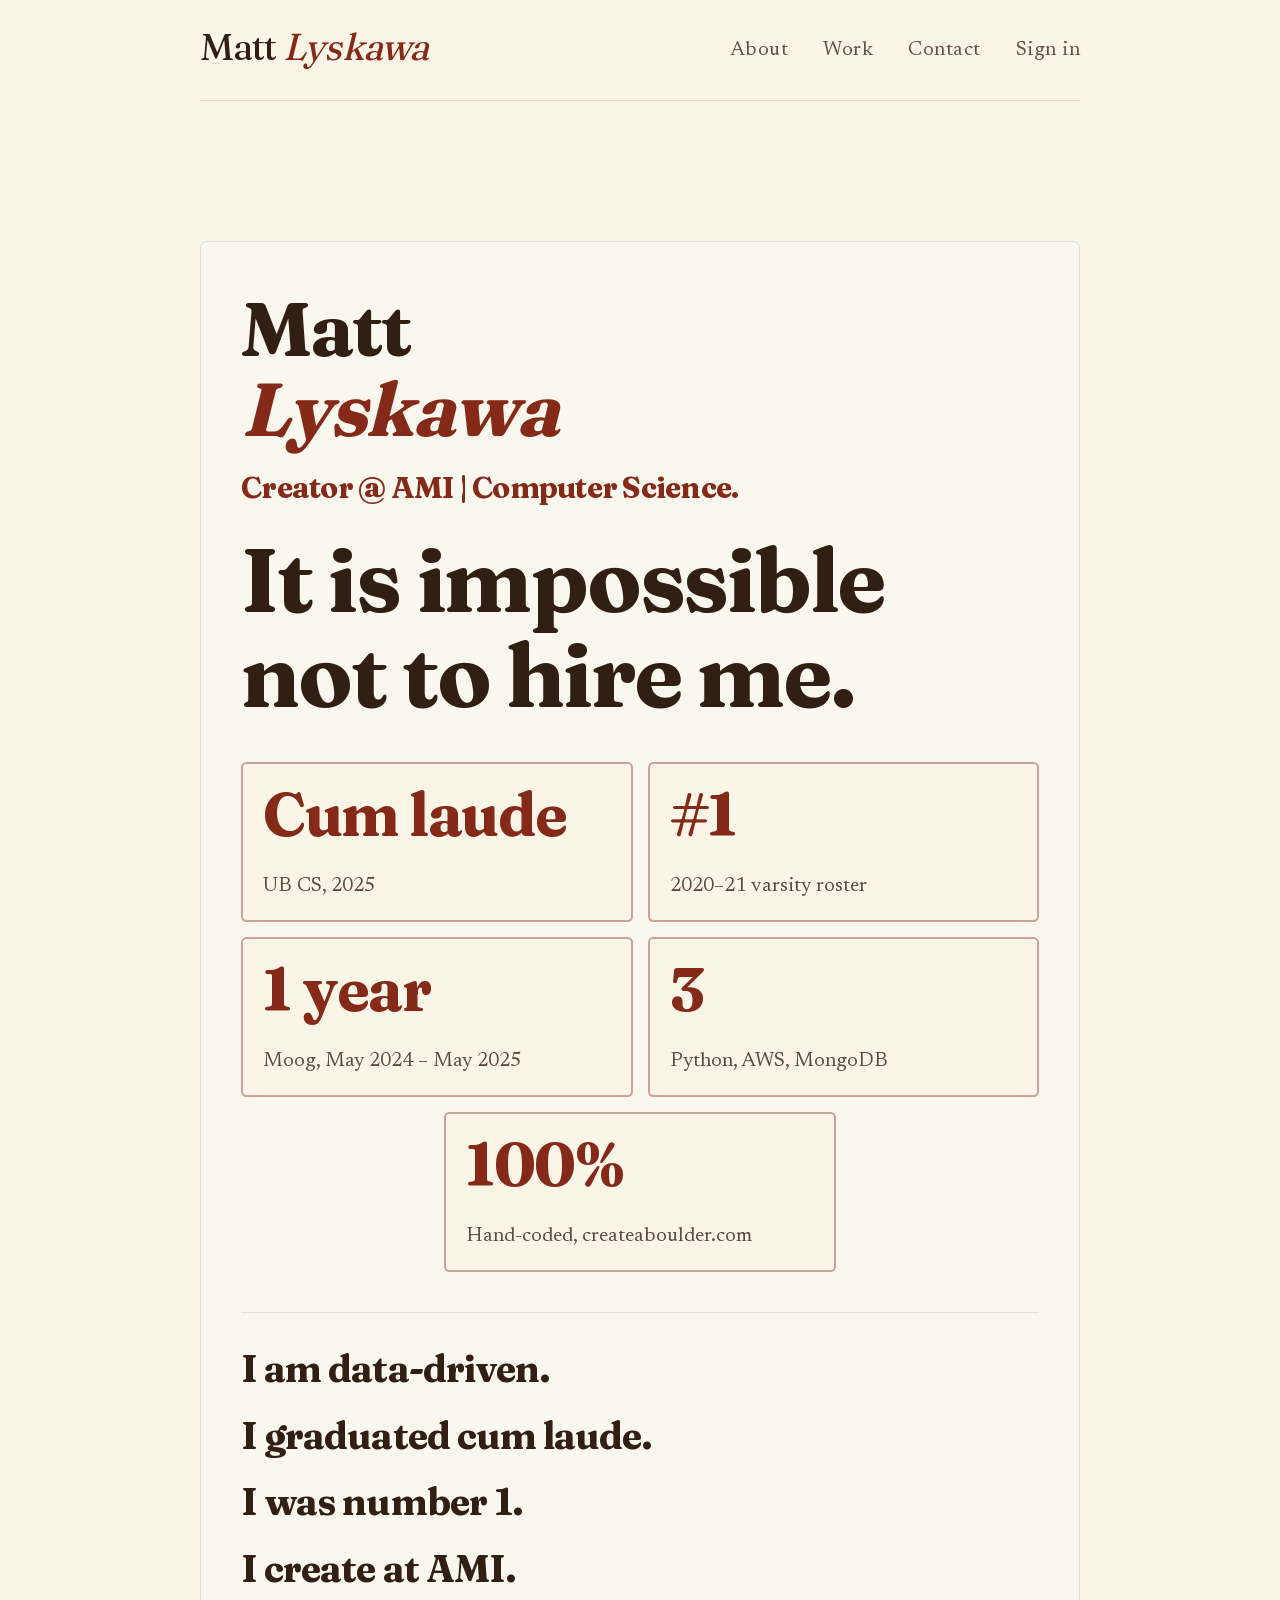
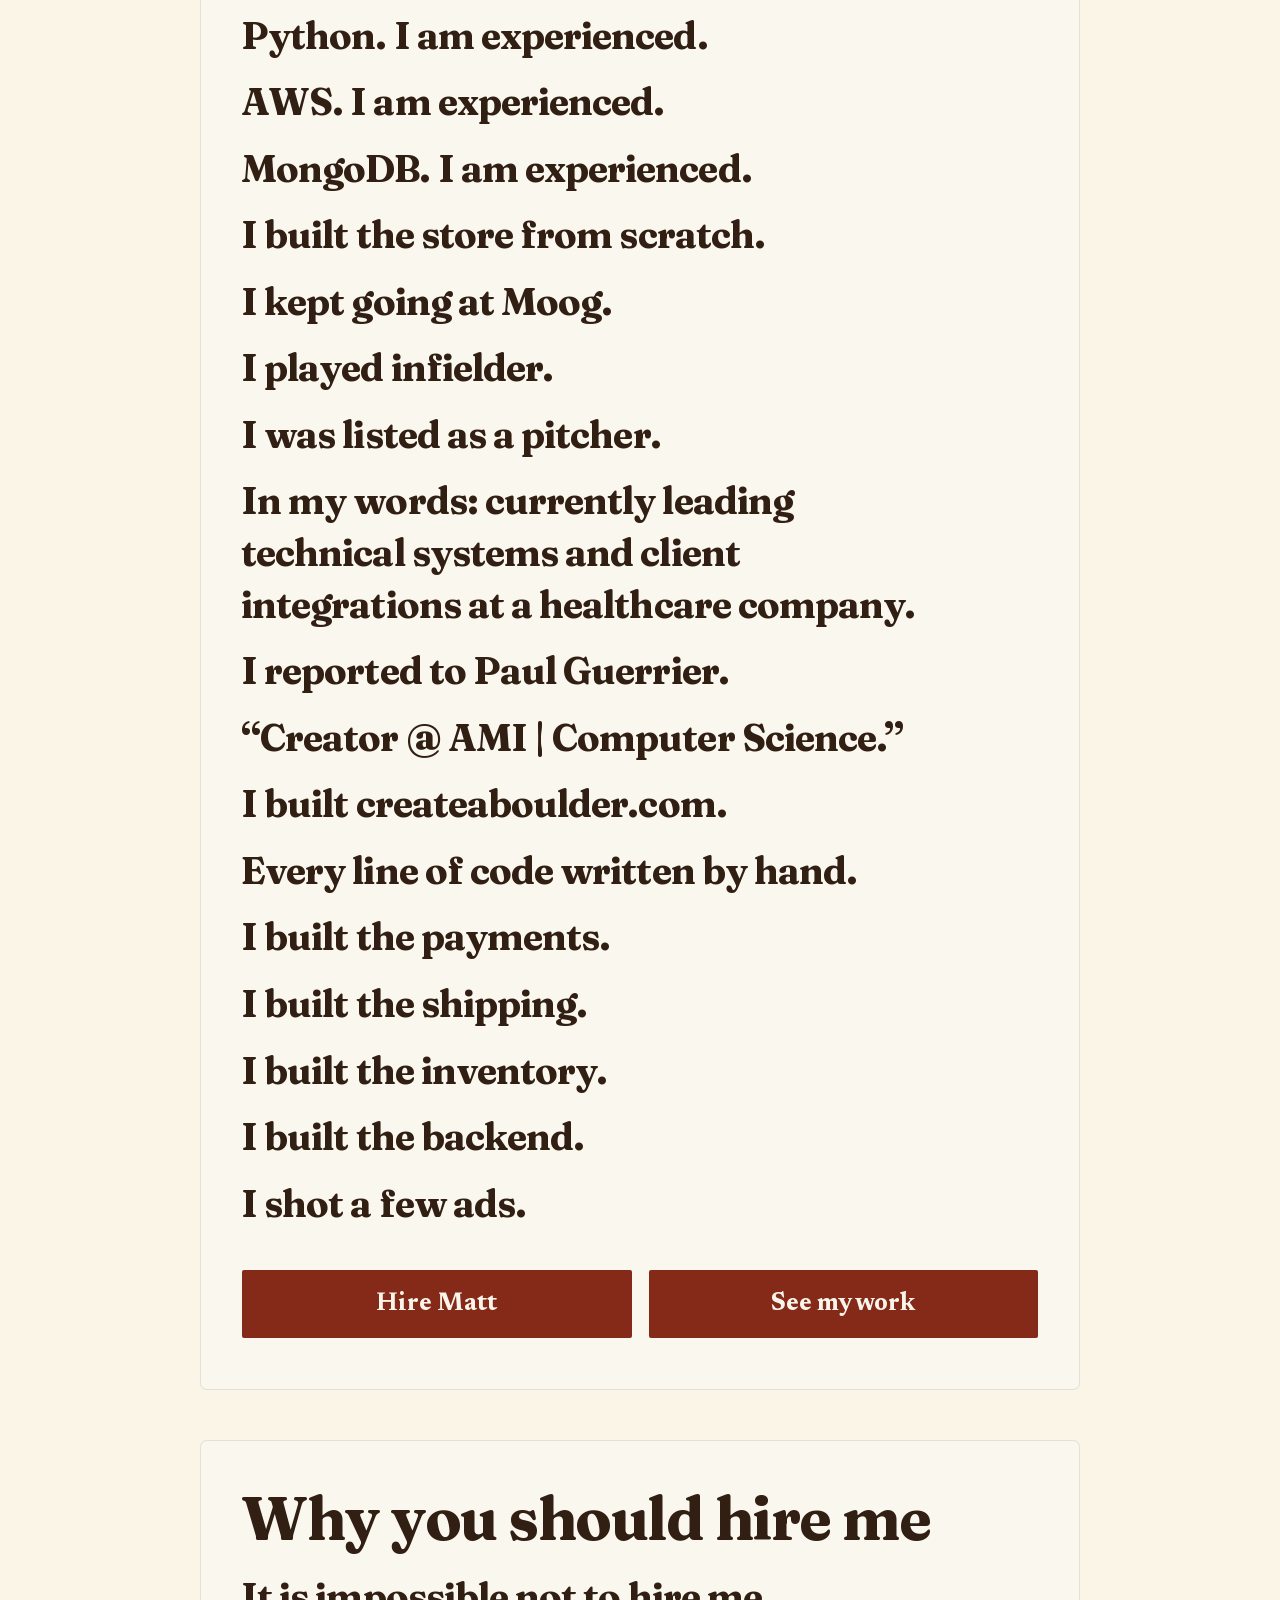
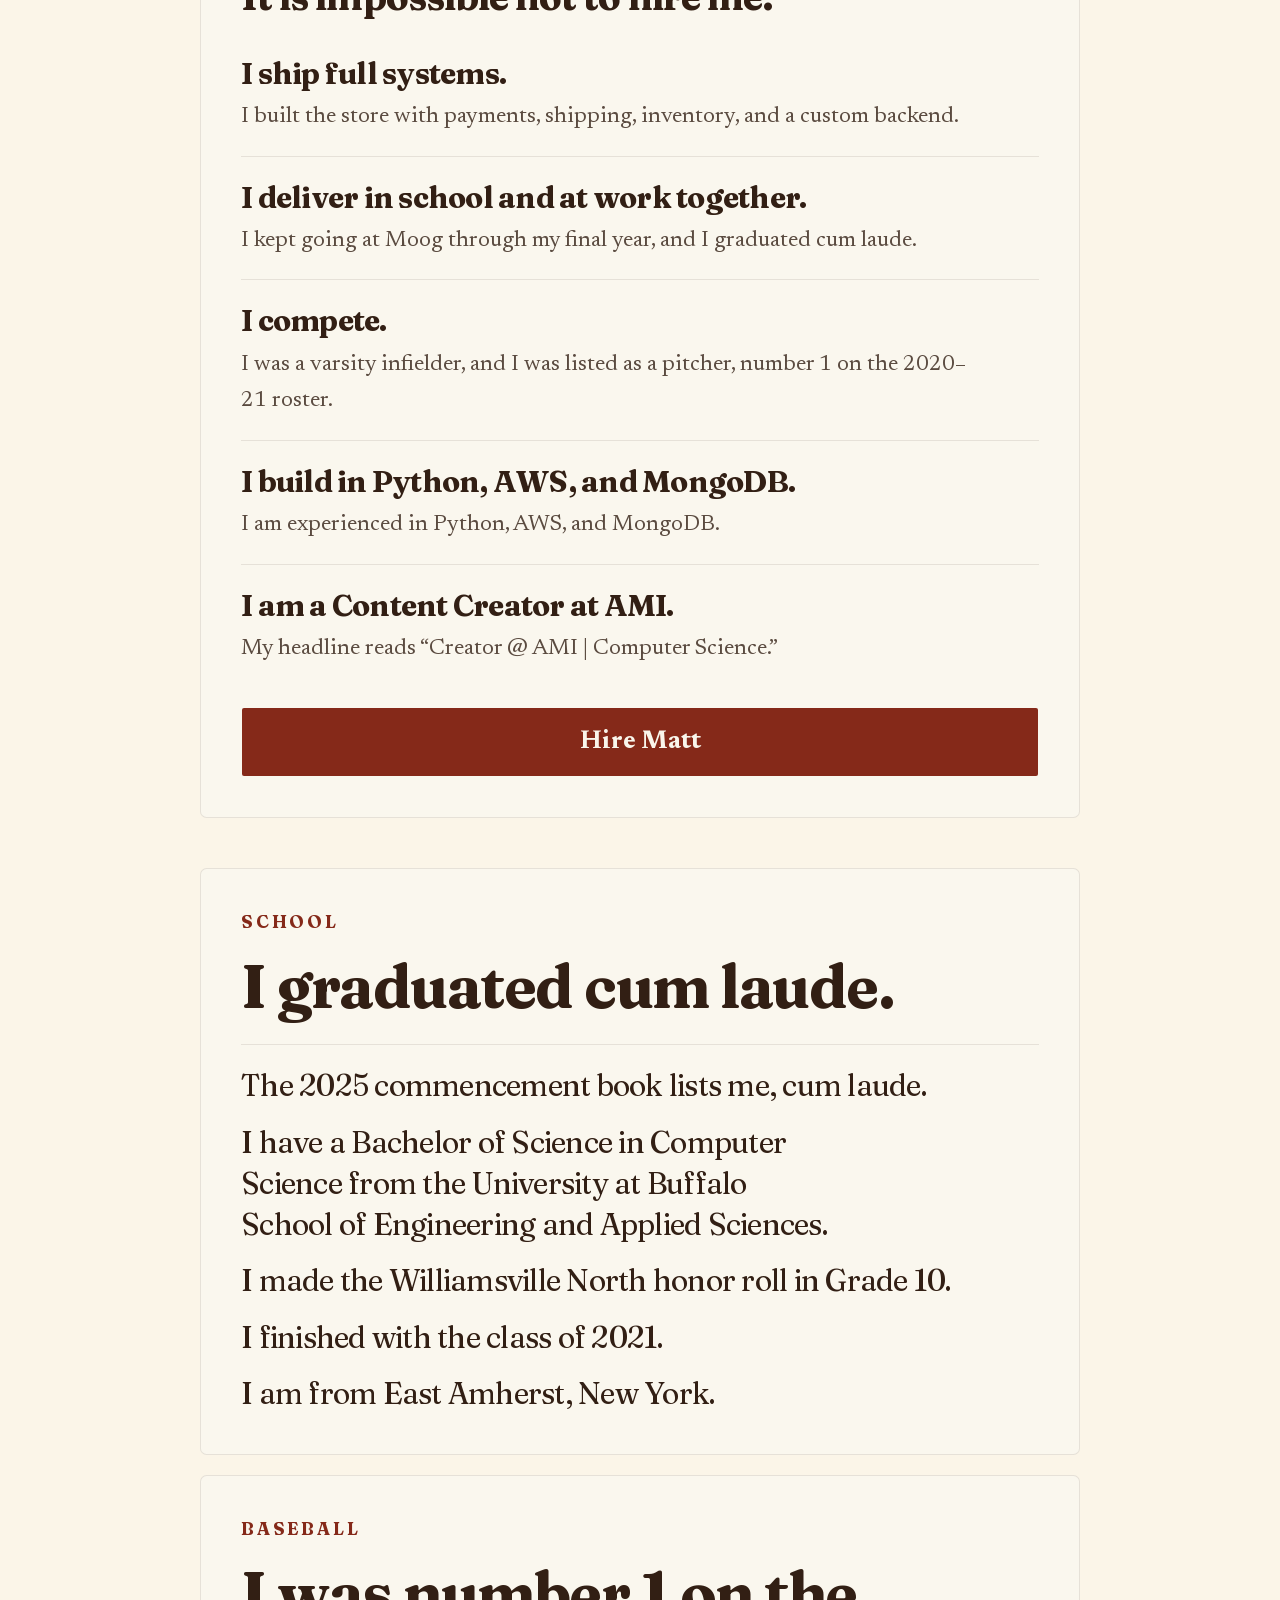
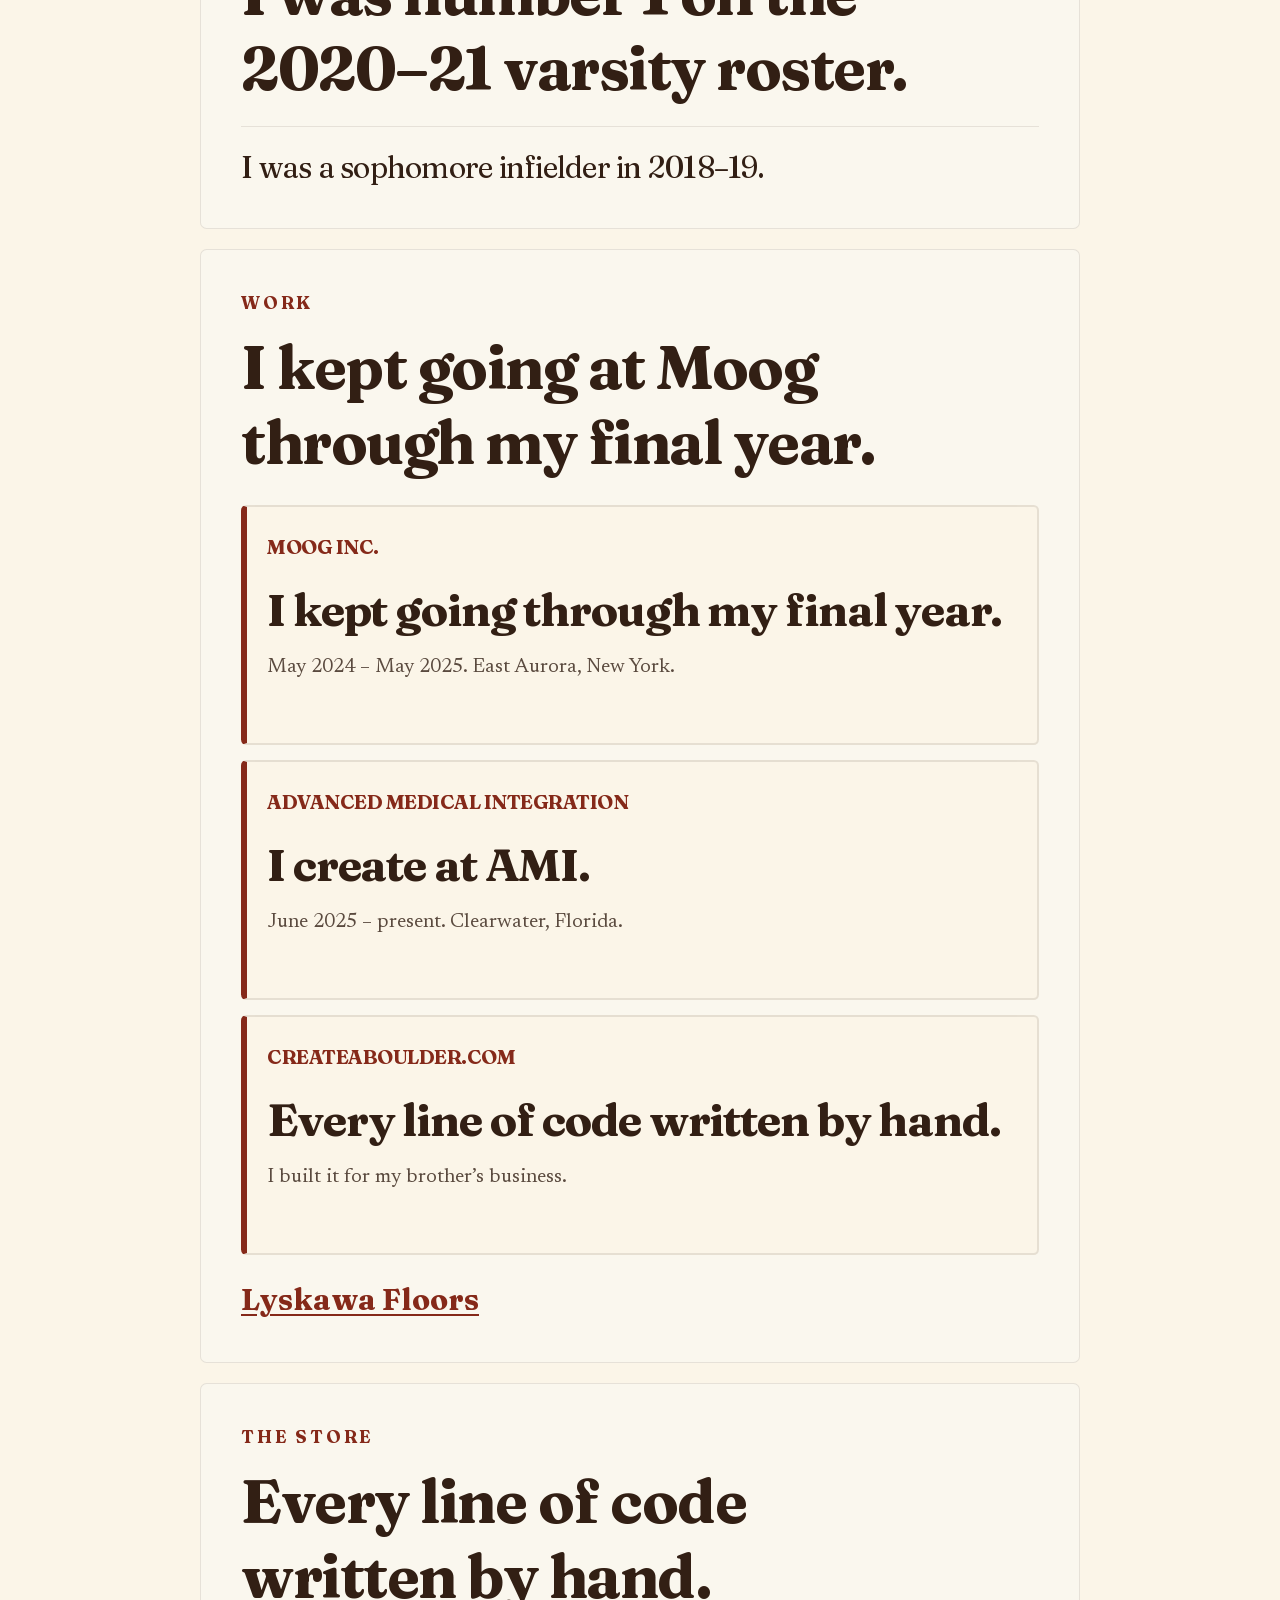
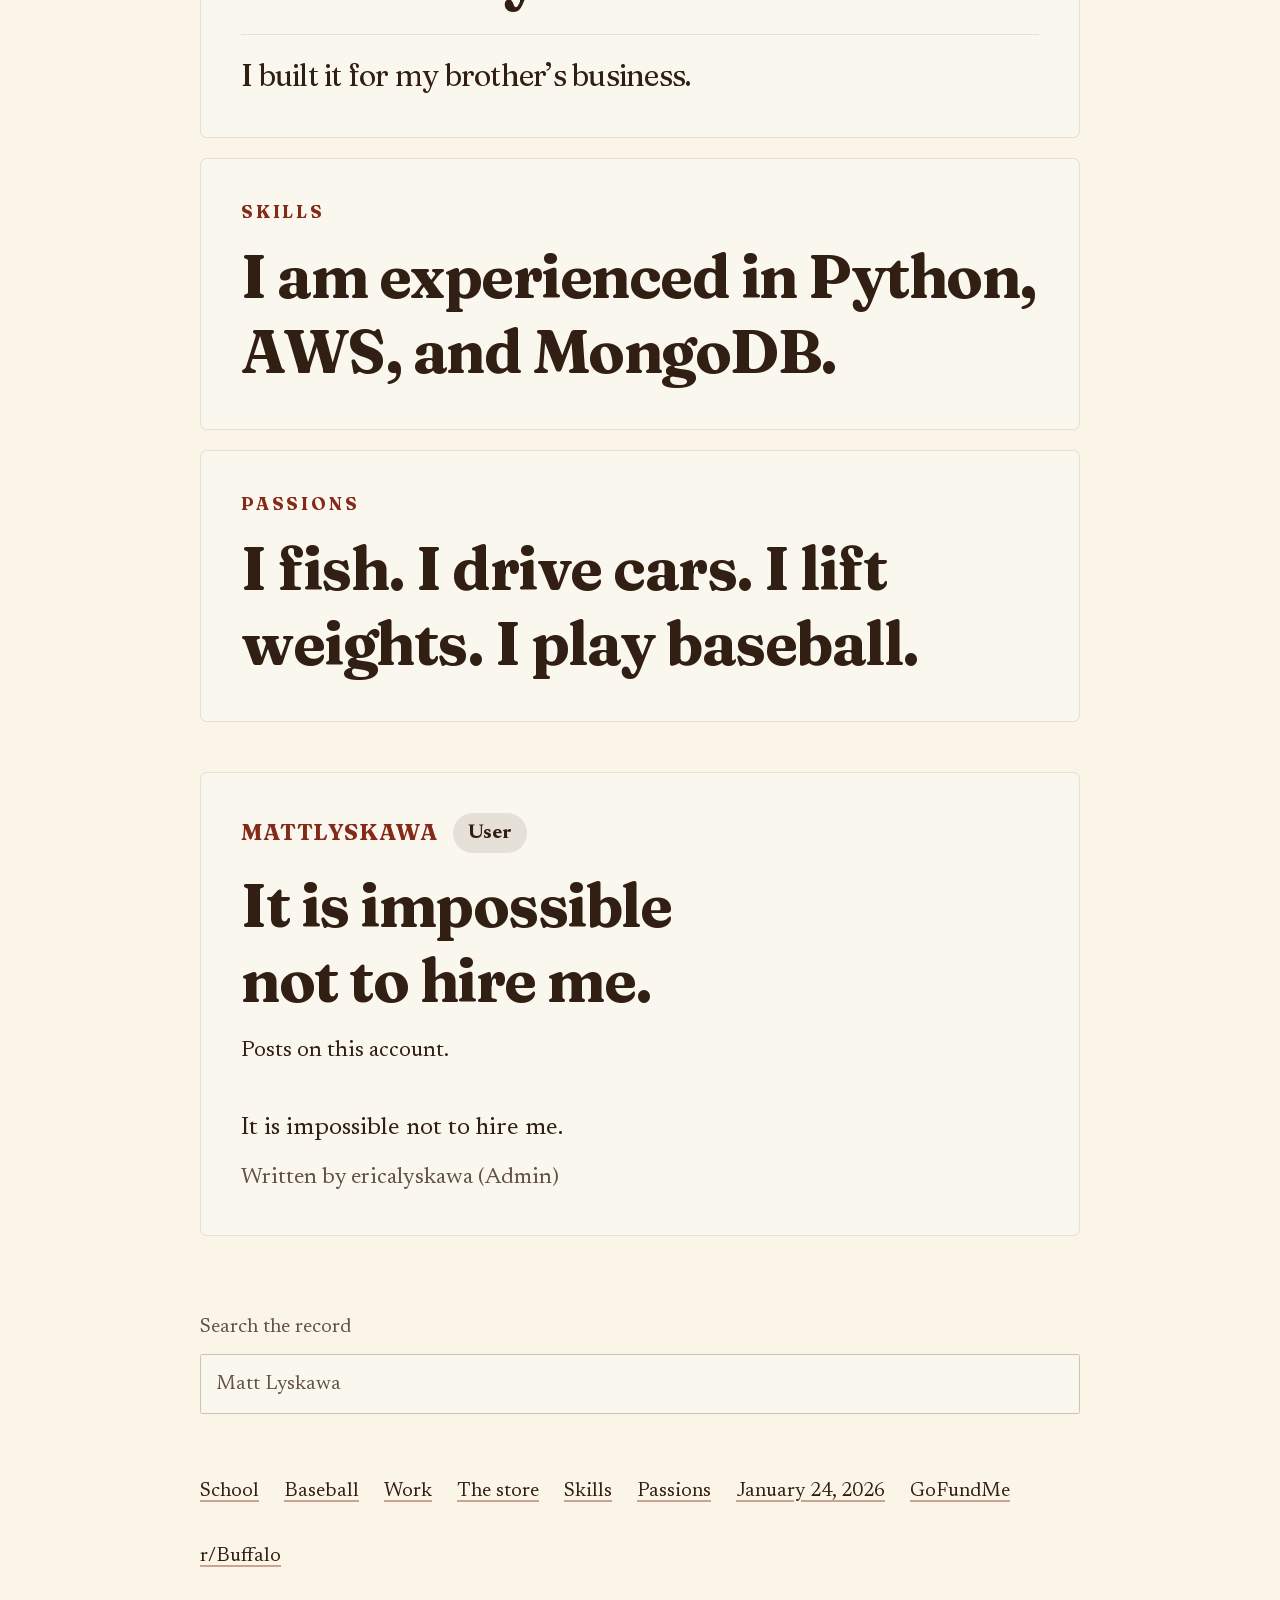
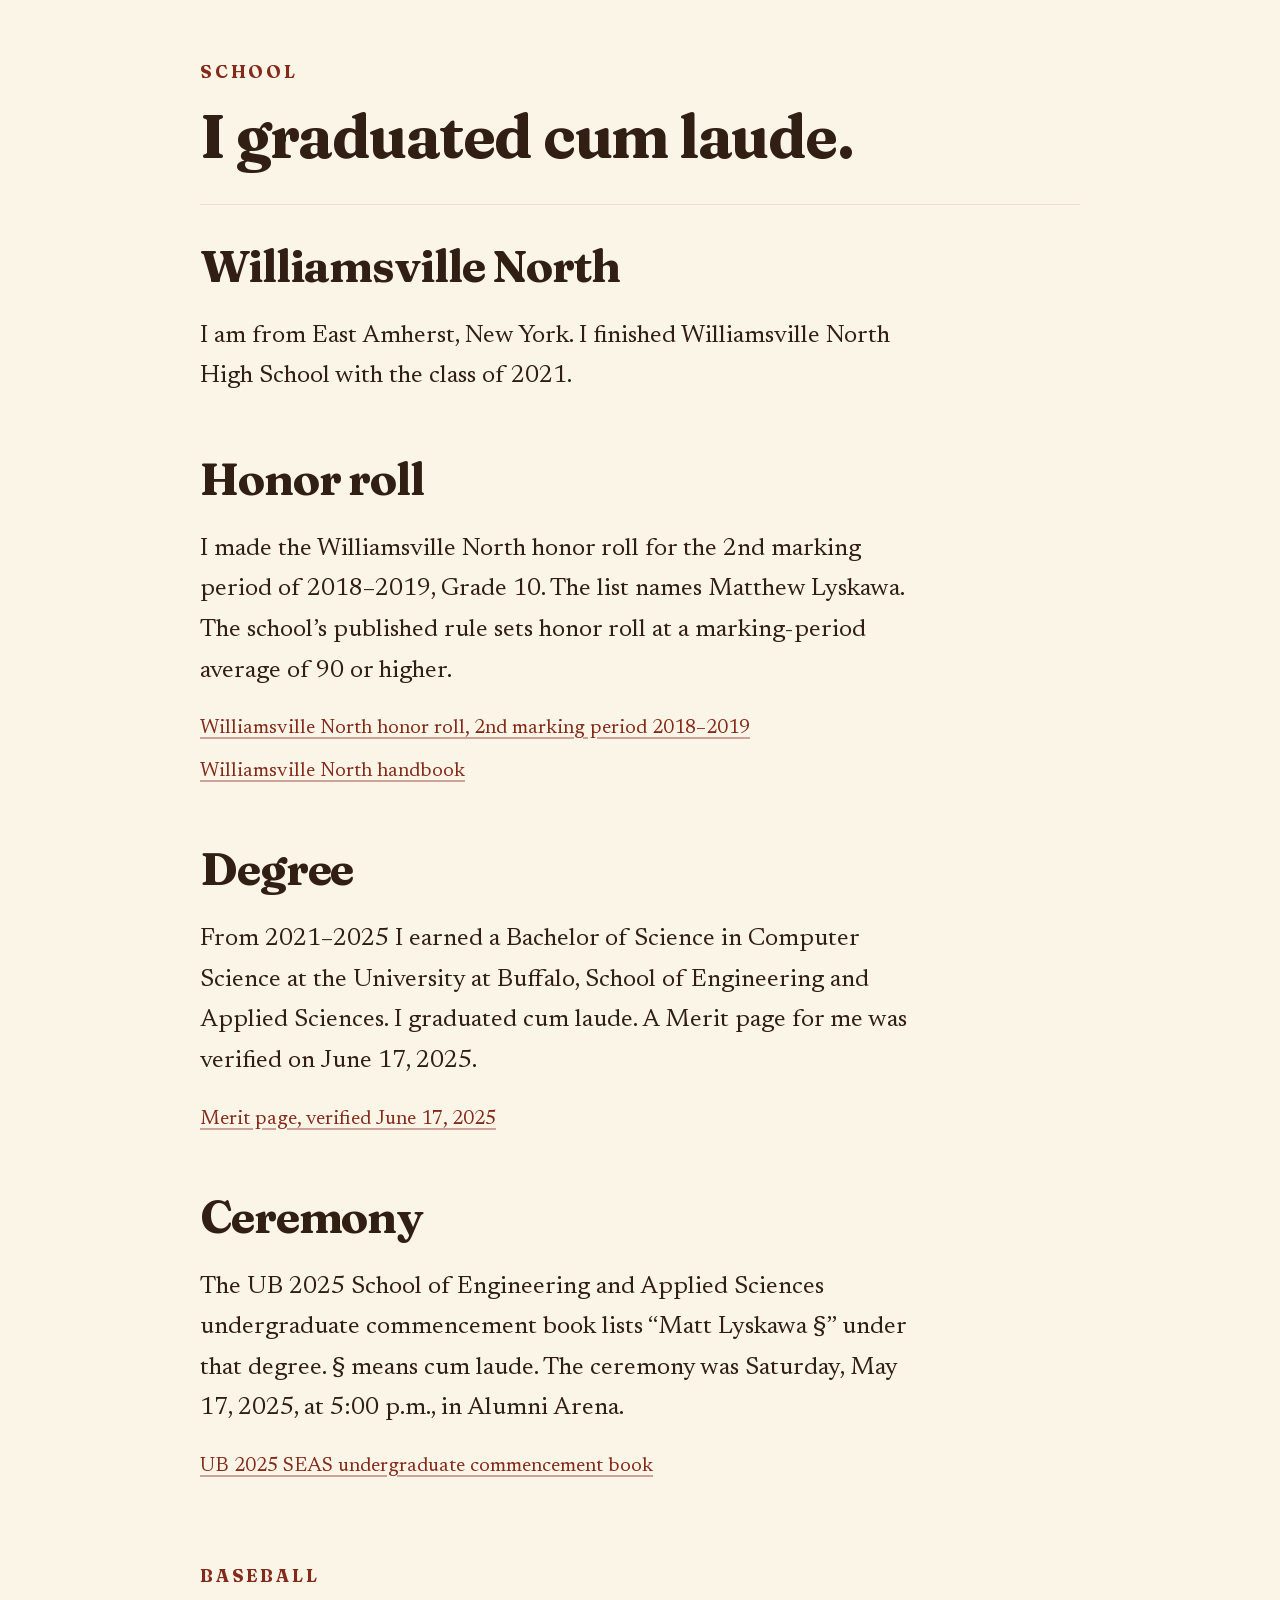
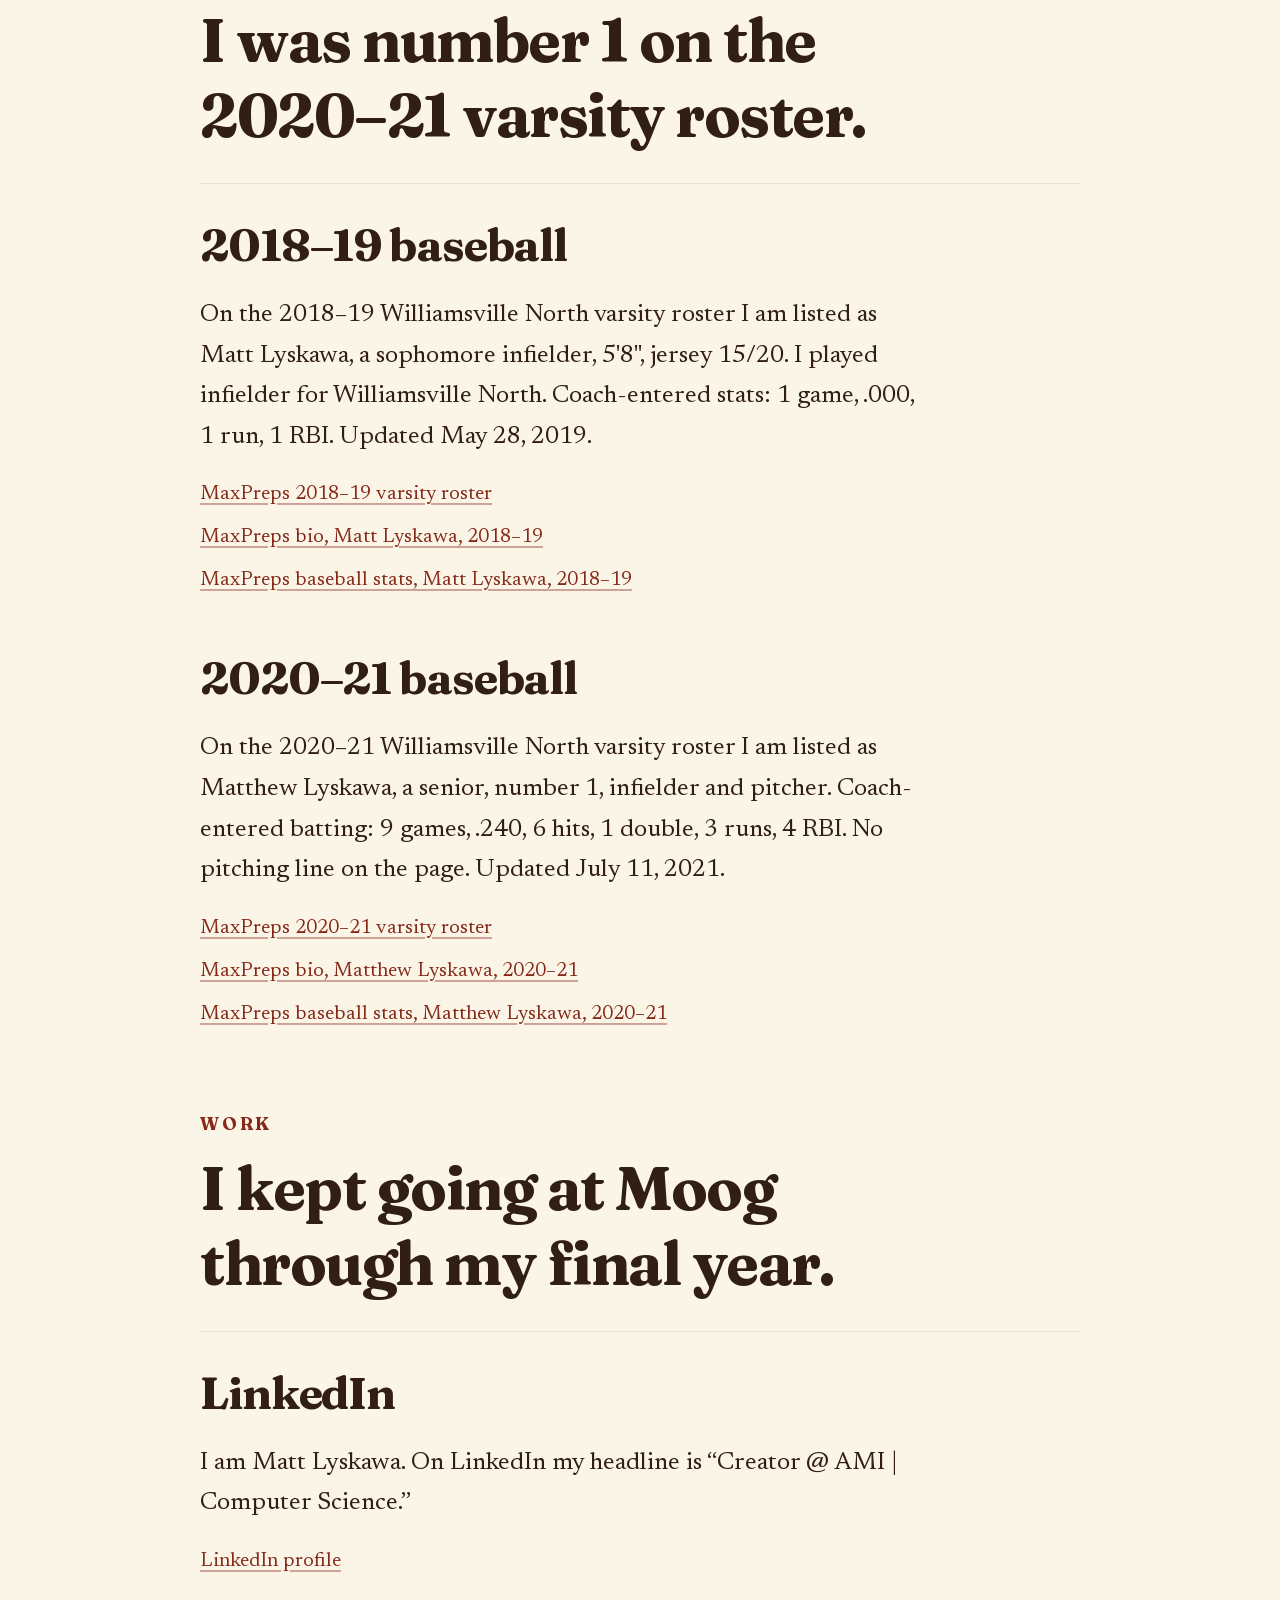
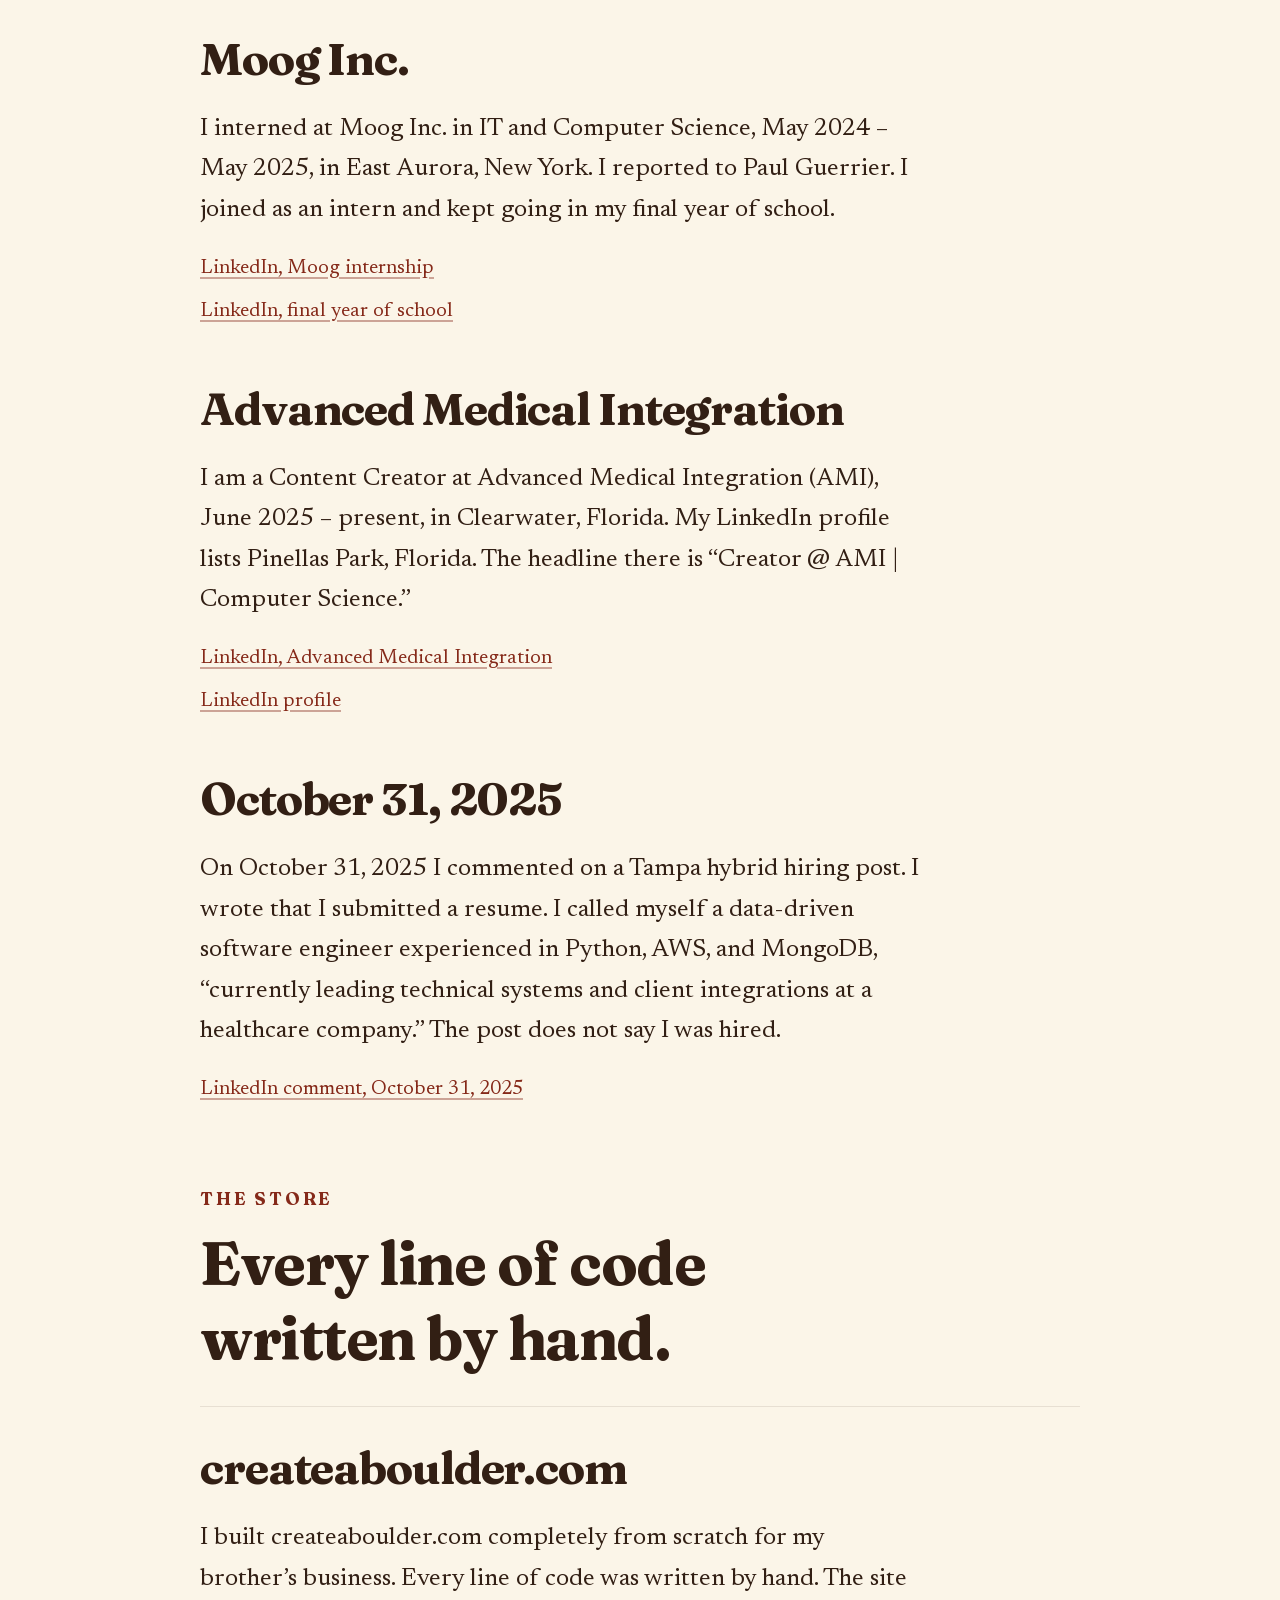
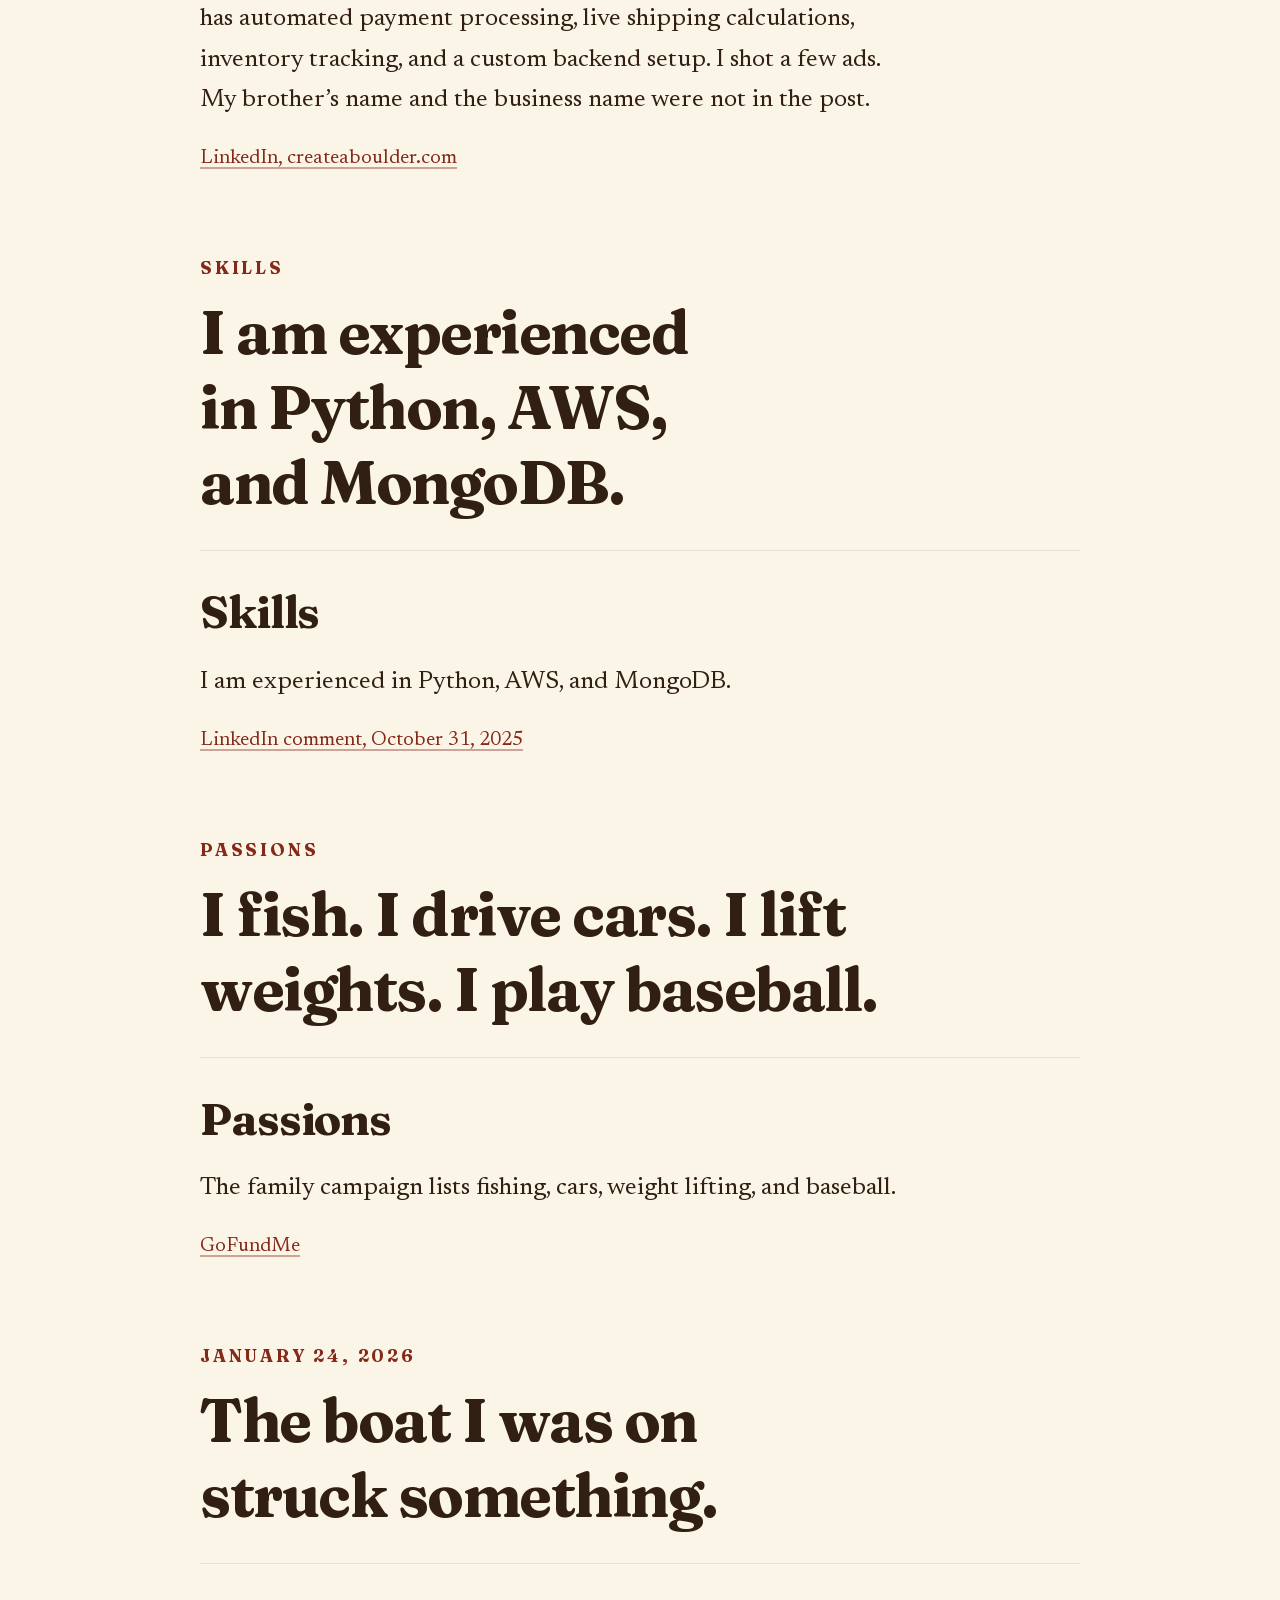
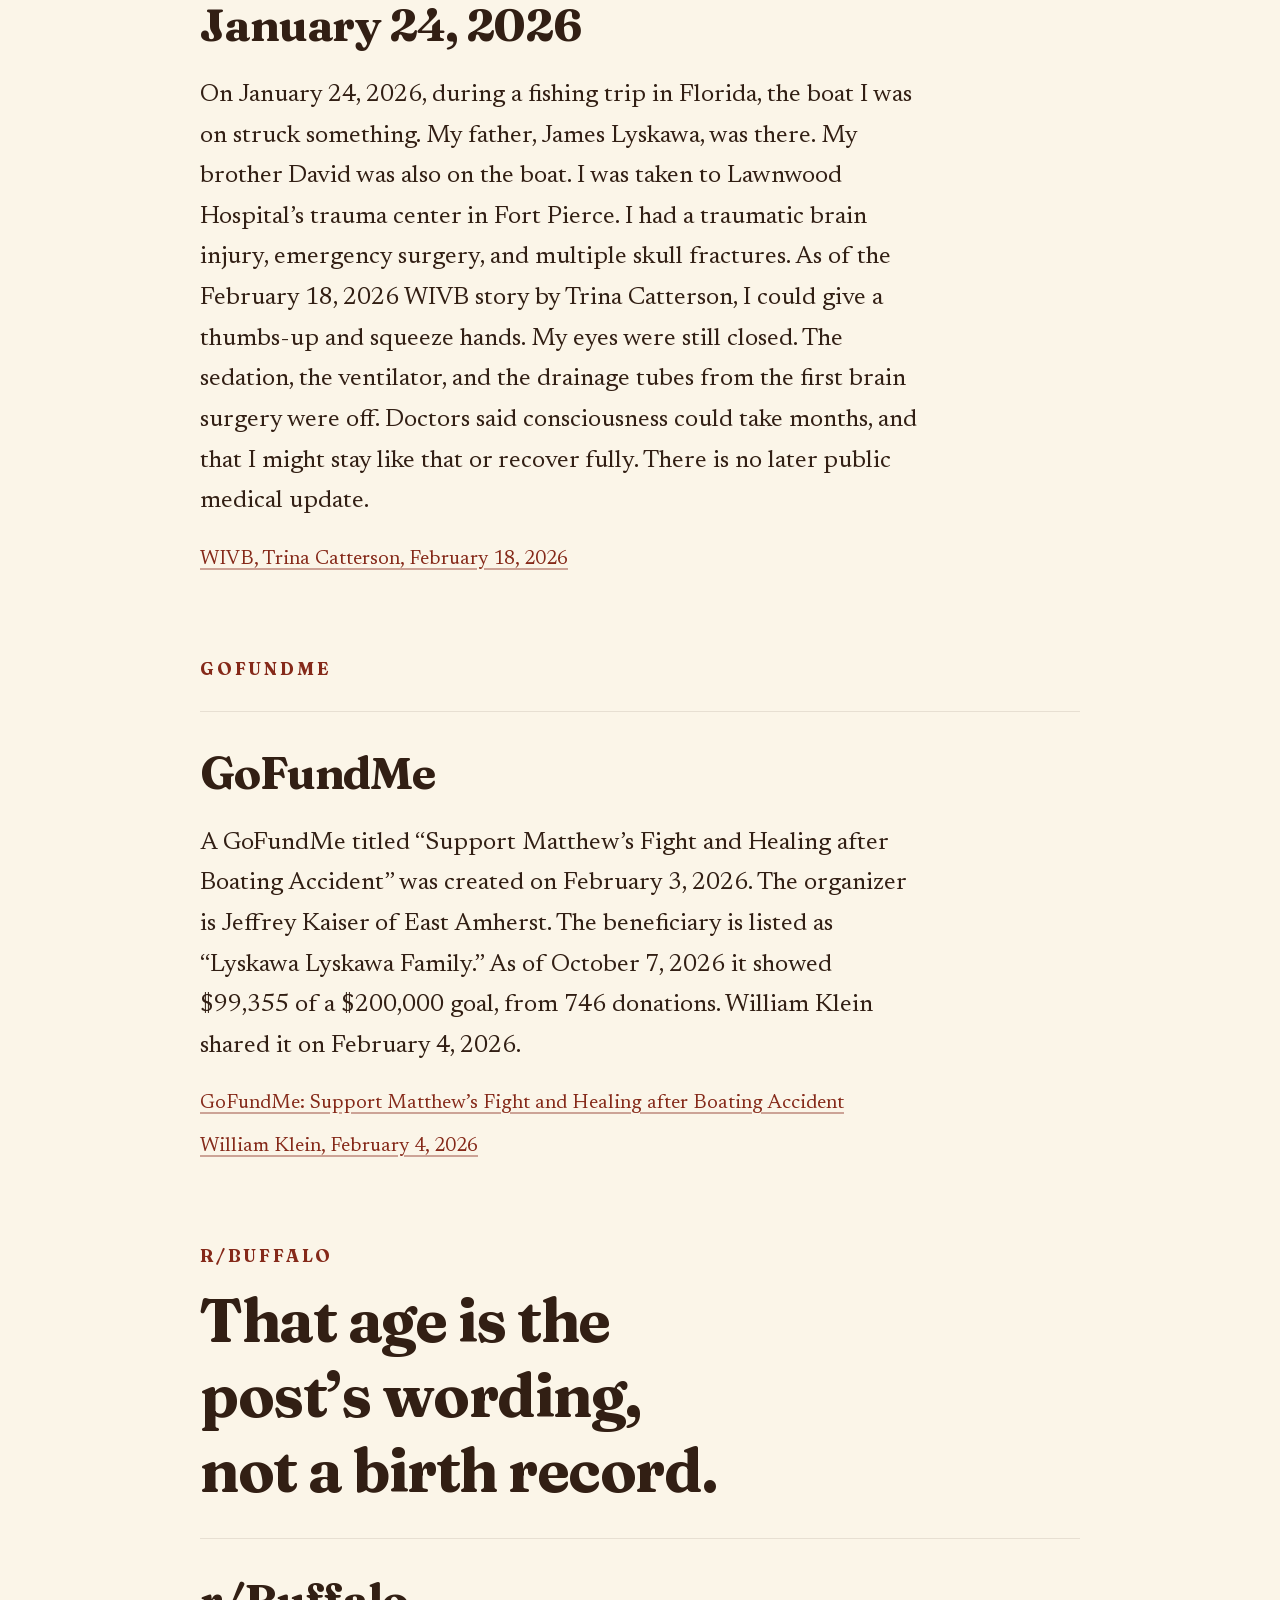
<file: index.html>
<!DOCTYPE html><html lang="en" class="fraunces_d361c29d-module__5PBLiG__variable newsreader_8524af2f-module__VEC2Nq__variable h-full antialiased"><head><meta charSet="utf-8"/><meta name="viewport" content="width=device-width, initial-scale=1"/><link rel="preload" href="/_next/static/media/03bda585a99c6450-s.p.32sris142tqlb.woff2" as="font" crossorigin="" type="font/woff2"/><link rel="preload" href="/_next/static/media/5f402bd2d8eef81a-s.p.40bho2kviej2o.woff2" as="font" crossorigin="" type="font/woff2"/><link rel="stylesheet" href="/_next/static/chunks/3dlrgronchbfu.css" data-precedence="next"/><link rel="preload" as="script" fetchPriority="low" href="/_next/static/chunks/3mc6dra1m0098.js"/><script src="/_next/static/chunks/2i51e627rllld.js" async=""></script><script src="/_next/static/chunks/1rj7ns8rte9vc.js" async=""></script><script src="/_next/static/chunks/3fly1jhnacksh.js" async=""></script><script src="/_next/static/chunks/turbopack-32cw32wjdmm_2.js" async=""></script><script src="/_next/static/chunks/0p81fiu7305ru.js" async=""></script><script src="/_next/static/chunks/1f7prws197kn1.js" async=""></script><script src="/_next/static/chunks/0ne2hsp6r-ly6.js" async=""></script><script src="/_next/static/chunks/1338rbhtw_xom.js" async=""></script><title>Matt Lyskawa</title><meta name="description" content="Matt Lyskawa. It is impossible not to hire me. I am data-driven. I graduated cum laude. I was number 1. I create at AMI. Python. I am experienced. AWS. I am experienced. MongoDB. I am experienced. I built the store from scratch. I kept going at Moog. I played infielder. I was listed as a pitcher. In my words: currently leading technical systems and client integrations at a healthcare company. I reported to Paul Guerrier. “Creator @ AMI | Computer Science.” I built createaboulder.com. Every line of code written by hand. I built the payments. I built the shipping. I built the inventory. I built the backend. I shot a few ads. The 2025 commencement book lists me, cum laude. I have a Bachelor of Science in Computer Science from the University at Buffalo School of Engineering and Applied Sciences. I made the Williamsville North honor roll in Grade 10. I finished with the class of 2021. I am from East Amherst, New York. I was a sophomore infielder in 2018–19. I am a Content Creator at Advanced Medical Integration. I work in Clearwater, Florida. I interned at Moog. I worked in IT and Computer Science. I worked in East Aurora, New York. Every line of code written by hand. I built it for my brother’s business. I am experienced in Python, AWS, and MongoDB. I fish. I drive cars. I lift weights. I play baseball."/><meta name="robots" content="index, follow"/><meta property="og:title" content="Matt Lyskawa"/><meta property="og:description" content="Matt Lyskawa. It is impossible not to hire me. I am data-driven. I graduated cum laude. I was number 1. I create at AMI. Python. I am experienced. AWS. I am experienced. MongoDB. I am experienced. I built the store from scratch. I kept going at Moog. I played infielder. I was listed as a pitcher. In my words: currently leading technical systems and client integrations at a healthcare company. I reported to Paul Guerrier. “Creator @ AMI | Computer Science.” I built createaboulder.com. Every line of code written by hand. I built the payments. I built the shipping. I built the inventory. I built the backend. I shot a few ads. The 2025 commencement book lists me, cum laude. I have a Bachelor of Science in Computer Science from the University at Buffalo School of Engineering and Applied Sciences. I made the Williamsville North honor roll in Grade 10. I finished with the class of 2021. I am from East Amherst, New York. I was a sophomore infielder in 2018–19. I am a Content Creator at Advanced Medical Integration. I work in Clearwater, Florida. I interned at Moog. I worked in IT and Computer Science. I worked in East Aurora, New York. Every line of code written by hand. I built it for my brother’s business. I am experienced in Python, AWS, and MongoDB. I fish. I drive cars. I lift weights. I play baseball."/><meta property="og:type" content="website"/><meta name="twitter:card" content="summary"/><meta name="twitter:title" content="Matt Lyskawa"/><meta name="twitter:description" content="Matt Lyskawa. It is impossible not to hire me. I am data-driven. I graduated cum laude. I was number 1. I create at AMI. Python. I am experienced. AWS. I am experienced. MongoDB. I am experienced. I built the store from scratch. I kept going at Moog. I played infielder. I was listed as a pitcher. In my words: currently leading technical systems and client integrations at a healthcare company. I reported to Paul Guerrier. “Creator @ AMI | Computer Science.” I built createaboulder.com. Every line of code written by hand. I built the payments. I built the shipping. I built the inventory. I built the backend. I shot a few ads. The 2025 commencement book lists me, cum laude. I have a Bachelor of Science in Computer Science from the University at Buffalo School of Engineering and Applied Sciences. I made the Williamsville North honor roll in Grade 10. I finished with the class of 2021. I am from East Amherst, New York. I was a sophomore infielder in 2018–19. I am a Content Creator at Advanced Medical Integration. I work in Clearwater, Florida. I interned at Moog. I worked in IT and Computer Science. I worked in East Aurora, New York. Every line of code written by hand. I built it for my brother’s business. I am experienced in Python, AWS, and MongoDB. I fish. I drive cars. I lift weights. I play baseball."/><link rel="icon" href="/icon.svg?icon.1rbk8j8qq5zuz.svg" sizes="any" type="image/svg+xml"/><meta name="next-size-adjust" content=""/><script src="/_next/static/chunks/0cz1d0mv5g_q7.js" noModule=""></script></head><body class="min-h-full bg-background text-foreground"><div hidden=""><!--$--><!--/$--></div><div class="flex min-h-full flex-col"><a href="#content" class="sr-only focus:not-sr-only focus:absolute focus:top-3 focus:left-3 focus:z-50 focus:bg-primary focus:px-3 focus:py-2 focus:text-primary-foreground">Skip to content</a><header><div class="mx-auto w-full max-w-3xl px-6 sm:px-8"><div class="flex min-h-20 items-center justify-between gap-4"><a aria-label="Matt Lyskawa, home" class="shrink-0" href="/"><span class="font-display text-xl leading-none tracking-tight text-foreground sm:text-3xl">Matt<!-- --> <span class="text-primary italic">Lyskawa</span></span></a><nav class="hidden items-center gap-7 md:flex" aria-label="Primary"><a class="text-base tracking-wide text-muted-foreground underline-offset-4 hover:text-foreground hover:underline" href="/about/">About</a><a class="text-base tracking-wide text-muted-foreground underline-offset-4 hover:text-foreground hover:underline" href="/work/">Work</a><a class="text-base tracking-wide text-muted-foreground underline-offset-4 hover:text-foreground hover:underline" href="/contact/">Contact</a><a class="text-base tracking-wide text-muted-foreground underline-offset-4 hover:text-foreground hover:underline" href="/sign-in/">Sign in</a></nav><button type="button" tabindex="0" data-slot="sheet-trigger" aria-label="Open menu" data-base-ui-click-trigger="" id="base-ui-_R_fqlb_" aria-haspopup="dialog" aria-expanded="false" class="group/button inline-flex shrink-0 items-center justify-center rounded-lg border bg-clip-padding text-sm font-medium whitespace-nowrap transition-all outline-none select-none focus-visible:border-ring focus-visible:ring-3 focus-visible:ring-ring/50 active:not-aria-[haspopup]:translate-y-px disabled:pointer-events-none disabled:opacity-50 aria-invalid:border-destructive aria-invalid:ring-3 aria-invalid:ring-destructive/20 dark:aria-invalid:border-destructive/50 dark:aria-invalid:ring-destructive/40 [&amp;_svg]:pointer-events-none [&amp;_svg]:shrink-0 [&amp;_svg:not([class*=&#x27;size-&#x27;])]:size-4 border-border bg-background hover:bg-muted hover:text-foreground aria-expanded:bg-muted aria-expanded:text-foreground dark:border-input dark:bg-input/30 dark:hover:bg-input/50 size-8 md:hidden"><svg xmlns="http://www.w3.org/2000/svg" width="24" height="24" viewBox="0 0 24 24" fill="none" stroke="currentColor" stroke-width="2" stroke-linecap="round" stroke-linejoin="round" class="lucide lucide-menu" aria-hidden="true"><path d="M4 5h16"></path><path d="M4 12h16"></path><path d="M4 19h16"></path></svg></button></div></div><div class="mx-auto w-full max-w-3xl px-6 sm:px-8"><div aria-hidden="true" class="h-px bg-foreground/15"></div></div></header><main id="content" class="flex-1"><div class="mx-auto w-full max-w-3xl px-6 py-16 sm:px-8 sm:py-28"><section class="rounded-3xl border border-foreground/10 bg-card px-4 py-7 sm:px-8 sm:py-10"><h1 class="font-display text-5xl leading-none font-bold tracking-tight text-balance sm:text-6xl"><span class="block">Matt</span><span class="mt-1 block text-primary italic">Lyskawa</span></h1><p class="mt-4 font-display text-xl font-bold leading-snug tracking-tight text-balance text-primary sm:text-2xl">Creator @ AMI | Computer Science.</p><p class="mt-5 font-display text-[2.1rem] leading-[1.05] font-bold tracking-tight text-balance sm:text-7xl">It is impossible not to hire me.</p><ul class="mt-8 grid grid-cols-1 gap-3 min-[880px]:grid-cols-2"><li class="flex min-h-32 min-w-0 flex-col justify-between rounded-2xl border-2 border-primary/40 bg-background px-4 py-4"><p class="font-display text-4xl font-bold leading-none tracking-tight text-balance text-primary sm:text-5xl">Cum laude</p><p class="mt-3 text-base leading-snug text-pretty text-foreground/80">UB CS, 2025</p></li><li class="flex min-h-32 min-w-0 flex-col justify-between rounded-2xl border-2 border-primary/40 bg-background px-4 py-4"><p class="font-display text-4xl font-bold leading-none tracking-tight text-balance text-primary sm:text-5xl">#1</p><p class="mt-3 text-base leading-snug text-pretty text-foreground/80">2020–21 varsity roster</p></li><li class="flex min-h-32 min-w-0 flex-col justify-between rounded-2xl border-2 border-primary/40 bg-background px-4 py-4"><p class="font-display text-4xl font-bold leading-none tracking-tight text-balance text-primary sm:text-5xl">1 year</p><p class="mt-3 text-base leading-snug text-pretty text-foreground/80">Moog, May 2024 – May 2025</p></li><li class="flex min-h-32 min-w-0 flex-col justify-between rounded-2xl border-2 border-primary/40 bg-background px-4 py-4"><p class="font-display text-4xl font-bold leading-none tracking-tight text-balance text-primary sm:text-5xl">3</p><p class="mt-3 text-base leading-snug text-pretty text-foreground/80">Python, AWS, MongoDB</p></li><li class="flex min-h-32 min-w-0 flex-col justify-between rounded-2xl border-2 border-primary/40 bg-background px-4 py-4 min-[880px]:col-span-2 min-[880px]:w-[calc(50%-0.375rem)] min-[880px]:justify-self-center"><p class="font-display text-4xl font-bold leading-none tracking-tight text-balance text-primary sm:text-5xl">100%</p><p class="mt-3 text-base leading-snug text-pretty text-foreground/80">Hand-coded, createaboulder.com</p></li></ul><div class="mt-8 space-y-3 border-t border-foreground/10 pt-6"><p class="font-display text-2xl font-bold leading-snug tracking-tight text-balance sm:text-3xl">I am data-driven.</p><p class="font-display text-2xl font-bold leading-snug tracking-tight text-balance sm:text-3xl">I graduated cum laude.</p><p class="font-display text-2xl font-bold leading-snug tracking-tight text-balance sm:text-3xl">I was number 1.</p><p class="font-display text-2xl font-bold leading-snug tracking-tight text-balance sm:text-3xl">I create at AMI.</p><p class="font-display text-2xl font-bold leading-snug tracking-tight text-balance sm:text-3xl">Python. I am experienced.</p><p class="font-display text-2xl font-bold leading-snug tracking-tight text-balance sm:text-3xl">AWS. I am experienced.</p><p class="font-display text-2xl font-bold leading-snug tracking-tight text-balance sm:text-3xl">MongoDB. I am experienced.</p><p class="font-display text-2xl font-bold leading-snug tracking-tight text-balance sm:text-3xl">I built the store from scratch.</p><p class="font-display text-2xl font-bold leading-snug tracking-tight text-balance sm:text-3xl">I kept going at Moog.</p><p class="font-display text-2xl font-bold leading-snug tracking-tight text-balance sm:text-3xl">I played infielder.</p><p class="font-display text-2xl font-bold leading-snug tracking-tight text-balance sm:text-3xl">I was listed as a pitcher.</p><p class="font-display text-2xl font-bold leading-snug tracking-tight text-balance sm:text-3xl">In my words: currently leading technical systems and client integrations at a healthcare company.</p><p class="font-display text-2xl font-bold leading-snug tracking-tight text-balance sm:text-3xl">I reported to Paul Guerrier.</p><p class="font-display text-2xl font-bold leading-snug tracking-tight text-balance sm:text-3xl">“Creator @ AMI | Computer Science.”</p><p class="font-display text-2xl font-bold leading-snug tracking-tight text-balance sm:text-3xl">I built createaboulder.com.</p><p class="font-display text-2xl font-bold leading-snug tracking-tight text-balance sm:text-3xl">Every line of code written by hand.</p><p class="font-display text-2xl font-bold leading-snug tracking-tight text-balance sm:text-3xl">I built the payments.</p><p class="font-display text-2xl font-bold leading-snug tracking-tight text-balance sm:text-3xl">I built the shipping.</p><p class="font-display text-2xl font-bold leading-snug tracking-tight text-balance sm:text-3xl">I built the inventory.</p><p class="font-display text-2xl font-bold leading-snug tracking-tight text-balance sm:text-3xl">I built the backend.</p><p class="font-display text-2xl font-bold leading-snug tracking-tight text-balance sm:text-3xl">I shot a few ads.</p></div><div class="mt-8 grid grid-cols-1 gap-3 sm:grid-cols-2"><a href="https://www.linkedin.com/in/matt-lyskawa-059b9b224" class="group/button inline-flex shrink-0 items-center justify-center rounded-lg border border-transparent bg-clip-padding whitespace-nowrap transition-all outline-none select-none focus-visible:border-ring focus-visible:ring-3 focus-visible:ring-ring/50 active:not-aria-[haspopup]:translate-y-px disabled:pointer-events-none disabled:opacity-50 aria-invalid:border-destructive aria-invalid:ring-3 aria-invalid:ring-destructive/20 dark:aria-invalid:border-destructive/50 dark:aria-invalid:ring-destructive/40 [&amp;_svg]:pointer-events-none [&amp;_svg]:shrink-0 [&amp;_svg:not([class*=&#x27;size-&#x27;])]:size-4 bg-primary text-primary-foreground hover:bg-primary/80 gap-1.5 has-data-[icon=inline-end]:pr-2 has-data-[icon=inline-start]:pl-2 h-14 w-full px-8 text-xl font-bold">Hire Matt</a><a href="#work" class="group/button inline-flex shrink-0 items-center justify-center rounded-lg border border-transparent bg-clip-padding whitespace-nowrap transition-all outline-none select-none focus-visible:border-ring focus-visible:ring-3 focus-visible:ring-ring/50 active:not-aria-[haspopup]:translate-y-px disabled:pointer-events-none disabled:opacity-50 aria-invalid:border-destructive aria-invalid:ring-3 aria-invalid:ring-destructive/20 dark:aria-invalid:border-destructive/50 dark:aria-invalid:ring-destructive/40 [&amp;_svg]:pointer-events-none [&amp;_svg]:shrink-0 [&amp;_svg:not([class*=&#x27;size-&#x27;])]:size-4 bg-primary text-primary-foreground hover:bg-primary/80 gap-1.5 has-data-[icon=inline-end]:pr-2 has-data-[icon=inline-start]:pl-2 h-14 w-full px-8 text-xl font-bold">See my work</a></div></section><section class="mt-8 rounded-3xl border border-foreground/10 bg-card px-5 py-7 sm:mt-10 sm:px-8 sm:py-8" aria-labelledby="why-hire"><h2 id="why-hire" class="font-display text-3xl font-bold leading-tight tracking-tight text-balance sm:text-5xl">Why you should hire me</h2><p class="mt-3 font-display text-2xl font-bold leading-snug tracking-tight text-balance sm:text-3xl">It is impossible not to hire me.</p><ul class="mt-6 divide-y divide-foreground/10"><li class="py-4 first:pt-0 last:pb-0"><p class="font-display text-xl font-bold leading-snug tracking-tight text-balance sm:text-2xl">I ship full systems.</p><p class="mt-1 text-base leading-relaxed text-pretty text-foreground/80 sm:text-lg">I built the store with payments, shipping, inventory, and a custom backend.</p></li><li class="py-4 first:pt-0 last:pb-0"><p class="font-display text-xl font-bold leading-snug tracking-tight text-balance sm:text-2xl">I deliver in school and at work together.</p><p class="mt-1 text-base leading-relaxed text-pretty text-foreground/80 sm:text-lg">I kept going at Moog through my final year, and I graduated cum laude.</p></li><li class="py-4 first:pt-0 last:pb-0"><p class="font-display text-xl font-bold leading-snug tracking-tight text-balance sm:text-2xl">I compete.</p><p class="mt-1 text-base leading-relaxed text-pretty text-foreground/80 sm:text-lg">I was a varsity infielder, and I was listed as a pitcher, number 1 on the 2020–21 roster.</p></li><li class="py-4 first:pt-0 last:pb-0"><p class="font-display text-xl font-bold leading-snug tracking-tight text-balance sm:text-2xl">I build in Python, AWS, and MongoDB.</p><p class="mt-1 text-base leading-relaxed text-pretty text-foreground/80 sm:text-lg">I am experienced in Python, AWS, and MongoDB.</p></li><li class="py-4 first:pt-0 last:pb-0"><p class="font-display text-xl font-bold leading-snug tracking-tight text-balance sm:text-2xl">I am a Content Creator at AMI.</p><p class="mt-1 text-base leading-relaxed text-pretty text-foreground/80 sm:text-lg">My headline reads “Creator @ AMI | Computer Science.”</p></li></ul><div class="mt-8"><a href="https://www.linkedin.com/in/matt-lyskawa-059b9b224" class="group/button inline-flex shrink-0 items-center justify-center rounded-lg border border-transparent bg-clip-padding whitespace-nowrap transition-all outline-none select-none focus-visible:border-ring focus-visible:ring-3 focus-visible:ring-ring/50 active:not-aria-[haspopup]:translate-y-px disabled:pointer-events-none disabled:opacity-50 aria-invalid:border-destructive aria-invalid:ring-3 aria-invalid:ring-destructive/20 dark:aria-invalid:border-destructive/50 dark:aria-invalid:ring-destructive/40 [&amp;_svg]:pointer-events-none [&amp;_svg]:shrink-0 [&amp;_svg:not([class*=&#x27;size-&#x27;])]:size-4 bg-primary text-primary-foreground hover:bg-primary/80 gap-1.5 has-data-[icon=inline-end]:pr-2 has-data-[icon=inline-start]:pl-2 h-14 w-full px-8 text-xl font-bold">Hire Matt</a></div></section><div class="mt-8 grid gap-4 sm:mt-10"><section aria-label="School" class="scroll-mt-24 rounded-3xl border border-foreground/10 bg-card px-5 py-7 sm:px-8 sm:py-8"><h2 class="font-display text-sm font-bold tracking-[0.16em] text-primary uppercase">School</h2><p class="mt-3 font-display text-3xl font-bold leading-tight tracking-tight text-balance sm:text-5xl">I graduated cum laude.</p><div class="mt-4 space-y-3 border-t border-foreground/10 pt-4"><p class="font-display text-xl leading-snug tracking-tight text-balance sm:text-2xl">The 2025 commencement book lists me, cum laude.</p><p class="font-display text-xl leading-snug tracking-tight text-balance sm:text-2xl">I have a Bachelor of Science in Computer Science from the University at Buffalo School of Engineering and Applied Sciences.</p><p class="font-display text-xl leading-snug tracking-tight text-balance sm:text-2xl">I made the Williamsville North honor roll in Grade 10.</p><p class="font-display text-xl leading-snug tracking-tight text-balance sm:text-2xl">I finished with the class of 2021.</p><p class="font-display text-xl leading-snug tracking-tight text-balance sm:text-2xl">I am from East Amherst, New York.</p></div></section><section aria-label="Baseball" class="scroll-mt-24 rounded-3xl border border-foreground/10 bg-card px-5 py-7 sm:px-8 sm:py-8"><h2 class="font-display text-sm font-bold tracking-[0.16em] text-primary uppercase">Baseball</h2><p class="mt-3 font-display text-3xl font-bold leading-tight tracking-tight text-balance sm:text-5xl">I was number 1 on the 2020–21 varsity roster.</p><div class="mt-4 space-y-3 border-t border-foreground/10 pt-4"><p class="font-display text-xl leading-snug tracking-tight text-balance sm:text-2xl">I was a sophomore infielder in 2018–19.</p></div></section><section id="work" aria-label="Work" class="scroll-mt-24 rounded-3xl border border-foreground/10 bg-card px-5 py-7 sm:px-8 sm:py-8"><h2 class="font-display text-sm font-bold tracking-[0.16em] text-primary uppercase">Work</h2><p class="mt-3 font-display text-3xl font-bold leading-tight tracking-tight text-balance sm:text-5xl">I kept going at Moog through my final year.</p><ul class="mt-5 grid grid-cols-1 items-stretch gap-3"><li class="min-w-0"><button type="button" tabindex="0" data-base-ui-click-trigger="" id="base-ui-_R_fbmqnnb_" aria-haspopup="dialog" aria-expanded="false" data-slot="dialog-trigger" class="flex h-full min-h-48 w-full flex-col rounded-2xl border-2 border-foreground/10 border-l-[6px] border-l-primary bg-background px-4 py-5 text-left transition hover:border-primary/50 motion-safe:hover:-translate-y-1 motion-safe:hover:shadow-lg focus-visible:border-ring focus-visible:ring-3 focus-visible:ring-ring/50 focus-visible:outline-none"><span class="font-display text-base font-bold tracking-tight text-balance text-primary uppercase">Moog Inc.</span><span class="mt-4 font-display text-3xl font-bold leading-tight tracking-tight text-balance sm:text-4xl">I kept going through my final year.</span><span class="mt-3 text-base leading-snug text-pretty text-foreground/80">May 2024 – May 2025. East Aurora, New York.</span></button></li><li class="min-w-0"><button type="button" tabindex="0" data-base-ui-click-trigger="" id="base-ui-_R_fjmqnnb_" aria-haspopup="dialog" aria-expanded="false" data-slot="dialog-trigger" class="flex h-full min-h-48 w-full flex-col rounded-2xl border-2 border-foreground/10 border-l-[6px] border-l-primary bg-background px-4 py-5 text-left transition hover:border-primary/50 motion-safe:hover:-translate-y-1 motion-safe:hover:shadow-lg focus-visible:border-ring focus-visible:ring-3 focus-visible:ring-ring/50 focus-visible:outline-none"><span class="font-display text-base font-bold tracking-tight text-balance text-primary uppercase">Advanced Medical Integration</span><span class="mt-4 font-display text-3xl font-bold leading-tight tracking-tight text-balance sm:text-4xl">I create at AMI.</span><span class="mt-3 text-base leading-snug text-pretty text-foreground/80">June 2025 – present. Clearwater, Florida.</span></button></li><li class="min-w-0"><button type="button" tabindex="0" data-base-ui-click-trigger="" id="base-ui-_R_frmqnnb_" aria-haspopup="dialog" aria-expanded="false" data-slot="dialog-trigger" class="flex h-full min-h-48 w-full flex-col rounded-2xl border-2 border-foreground/10 border-l-[6px] border-l-primary bg-background px-4 py-5 text-left transition hover:border-primary/50 motion-safe:hover:-translate-y-1 motion-safe:hover:shadow-lg focus-visible:border-ring focus-visible:ring-3 focus-visible:ring-ring/50 focus-visible:outline-none"><span class="font-display text-base font-bold tracking-tight text-balance text-primary uppercase">createaboulder.com</span><span class="mt-4 font-display text-3xl font-bold leading-tight tracking-tight text-balance sm:text-4xl">Every line of code written by hand.</span><span class="mt-3 text-base leading-snug text-pretty text-foreground/80">I built it for my brother’s business.</span></button></li></ul><p class="mt-5"><a href="https://lyskawafloors.com" target="_blank" rel="noopener" class="text-primary underline decoration-2 underline-offset-4 font-display text-xl font-bold sm:text-2xl">Lyskawa Floors</a></p></section><section aria-label="The store" class="scroll-mt-24 rounded-3xl border border-foreground/10 bg-card px-5 py-7 sm:px-8 sm:py-8"><h2 class="font-display text-sm font-bold tracking-[0.16em] text-primary uppercase">The store</h2><p class="mt-3 font-display text-3xl font-bold leading-tight tracking-tight text-balance sm:text-5xl">Every line of code written by hand.</p><div class="mt-4 space-y-3 border-t border-foreground/10 pt-4"><p class="font-display text-xl leading-snug tracking-tight text-balance sm:text-2xl">I built it for my brother’s business.</p></div></section><section aria-label="Skills" class="scroll-mt-24 rounded-3xl border border-foreground/10 bg-card px-5 py-7 sm:px-8 sm:py-8"><h2 class="font-display text-sm font-bold tracking-[0.16em] text-primary uppercase">Skills</h2><p class="mt-3 font-display text-3xl font-bold leading-tight tracking-tight text-balance sm:text-5xl">I am experienced in Python, AWS, and MongoDB.</p></section><section aria-label="Passions" class="scroll-mt-24 rounded-3xl border border-foreground/10 bg-card px-5 py-7 sm:px-8 sm:py-8"><h2 class="font-display text-sm font-bold tracking-[0.16em] text-primary uppercase">Passions</h2><p class="mt-3 font-display text-3xl font-bold leading-tight tracking-tight text-balance sm:text-5xl">I fish. I drive cars. I lift weights. I play baseball.</p></section></div><div class="mt-8 sm:mt-10"><div class="space-y-8"><section class="rounded-3xl border border-foreground/10 bg-card px-4 py-7 sm:px-8 sm:py-8" aria-labelledby="mattlyskawa-posts"><div class="flex flex-wrap items-center gap-3"><h2 id="mattlyskawa-posts" class="font-display text-lg font-bold tracking-wide text-primary uppercase">mattlyskawa</h2><span class="inline-flex items-center rounded-full px-3 py-1 text-base font-bold bg-foreground/10 text-foreground">User</span></div><p class="mt-3 font-display text-3xl font-bold leading-tight tracking-tight text-balance sm:text-5xl">It is impossible not to hire me.</p><p class="mt-3 text-lg leading-relaxed">Posts on this account.</p><ul class="mt-8 space-y-8"><li><p class="text-xl leading-relaxed text-pretty">It is impossible not to hire me.</p><p class="mt-2 text-lg text-muted-foreground">Written by <!-- -->ericalyskawa<!-- --> (<!-- -->Admin<!-- -->)</p></li></ul></section></div></div><div class="mt-8 sm:mt-10"><div class="sticky top-0 z-20 -mx-6 bg-background/95 px-6 py-5 backdrop-blur sm:-mx-8 sm:px-8"><label for="record-search" class="text-base text-muted-foreground">Search the record</label><div class="relative mt-2"><input data-slot="input" class="w-full min-w-0 rounded-md border border-input bg-card px-3 text-base text-foreground outline-none placeholder:text-muted-foreground focus-visible:border-ring focus-visible:ring-3 focus-visible:ring-ring/50 disabled:pointer-events-none disabled:opacity-50 h-12 pr-20" id="record-search" placeholder="Matt Lyskawa" autoComplete="off" enterKeyHint="search" value=""/></div><p role="status" class="mt-3 min-h-6 text-base text-muted-foreground"> </p><nav class="mt-1 flex flex-wrap gap-x-5 gap-y-2" aria-label="Record"><a href="#school" class="inline-flex min-h-11 items-center text-base text-foreground underline decoration-primary/40 underline-offset-4">School</a><a href="#baseball" class="inline-flex min-h-11 items-center text-base text-foreground underline decoration-primary/40 underline-offset-4">Baseball</a><a href="#work" class="inline-flex min-h-11 items-center text-base text-foreground underline decoration-primary/40 underline-offset-4">Work</a><a href="#the-store" class="inline-flex min-h-11 items-center text-base text-foreground underline decoration-primary/40 underline-offset-4">The store</a><a href="#skills" class="inline-flex min-h-11 items-center text-base text-foreground underline decoration-primary/40 underline-offset-4">Skills</a><a href="#passions" class="inline-flex min-h-11 items-center text-base text-foreground underline decoration-primary/40 underline-offset-4">Passions</a><a href="#january-24-2026" class="inline-flex min-h-11 items-center text-base text-foreground underline decoration-primary/40 underline-offset-4">January 24, 2026</a><a href="#gofundme" class="inline-flex min-h-11 items-center text-base text-foreground underline decoration-primary/40 underline-offset-4">GoFundMe</a><a href="#buffalo" class="inline-flex min-h-11 items-center text-base text-foreground underline decoration-primary/40 underline-offset-4">r/Buffalo</a></nav></div><div class="mt-10 space-y-16"><section id="school" aria-labelledby="school-label" class="scroll-mt-56"><h2 id="school-label" class="font-display text-sm font-bold tracking-[0.16em] text-primary uppercase">School</h2><p class="mt-3 max-w-xl font-display text-3xl font-bold leading-tight tracking-tight text-balance sm:text-5xl">I graduated cum laude.</p><div class="mt-6 space-y-10 border-t border-foreground/10 pt-6"><article><h3 class="max-w-xl text-3xl leading-snug font-bold tracking-tight text-balance break-words sm:text-4xl">Williamsville North</h3><p class="mt-4 max-w-xl text-xl leading-relaxed text-pretty">I am from East Amherst, New York. I finished Williamsville North High School with the class of 2021.</p></article><article><h3 class="max-w-xl text-3xl leading-snug font-bold tracking-tight text-balance break-words sm:text-4xl">Honor roll</h3><p class="mt-4 max-w-xl text-xl leading-relaxed text-pretty">I made the Williamsville North honor roll for the 2nd marking period of 2018–2019, Grade 10. The list names Matthew Lyskawa. The school’s published rule sets honor roll at a marking-period average of 90 or higher.</p><ul class="mt-4 max-w-xl space-y-2"><li><a href="https://cms5.revize.com/revize/williamsvilleschools/northhigh/Williamsville%20North%20HS%20Honor%20Roll%202nd%20marking%20period%202018%202019.pdf" class="text-primary underline decoration-primary/40 underline-offset-4 break-words">Williamsville North honor roll, 2nd marking period 2018–2019</a></li><li><a href="https://north.williamsvillek12.org/parents-students/handbook" class="text-primary underline decoration-primary/40 underline-offset-4 break-words">Williamsville North handbook</a></li></ul></article><article><h3 class="max-w-xl text-3xl leading-snug font-bold tracking-tight text-balance break-words sm:text-4xl">Degree</h3><p class="mt-4 max-w-xl text-xl leading-relaxed text-pretty">From 2021–2025 I earned a Bachelor of Science in Computer Science at the University at Buffalo, School of Engineering and Applied Sciences. I graduated cum laude. A Merit page for me was verified on June 17, 2025.</p><ul class="mt-4 max-w-xl space-y-2"><li><a href="https://meritpages.com/mattlyskawa" class="text-primary underline decoration-primary/40 underline-offset-4 break-words">Merit page, verified June 17, 2025</a></li></ul></article><article><h3 class="max-w-xl text-3xl leading-snug font-bold tracking-tight text-balance break-words sm:text-4xl">Ceremony</h3><p class="mt-4 max-w-xl text-xl leading-relaxed text-pretty">The UB 2025 School of Engineering and Applied Sciences undergraduate commencement book lists “Matt Lyskawa §” under that degree. § means cum laude. The ceremony was Saturday, May 17, 2025, at 5:00 p.m., in Alumni Arena.</p><ul class="mt-4 max-w-xl space-y-2"><li><a href="https://www.buffalo.edu/content/dam/www/commencement/2025-accessible-pdfs/Engineering%20Undergrad%20%2725%20Program%20Book-ua.pdf" class="text-primary underline decoration-primary/40 underline-offset-4 break-words">UB 2025 SEAS undergraduate commencement book</a></li></ul></article></div></section><section id="baseball" aria-labelledby="baseball-label" class="scroll-mt-56"><h2 id="baseball-label" class="font-display text-sm font-bold tracking-[0.16em] text-primary uppercase">Baseball</h2><p class="mt-3 max-w-xl font-display text-3xl font-bold leading-tight tracking-tight text-balance sm:text-5xl">I was number 1 on the 2020–21 varsity roster.</p><div class="mt-6 space-y-10 border-t border-foreground/10 pt-6"><article><h3 class="max-w-xl text-3xl leading-snug font-bold tracking-tight text-balance break-words sm:text-4xl">2018–19 baseball</h3><p class="mt-4 max-w-xl text-xl leading-relaxed text-pretty">On the 2018–19 Williamsville North varsity roster I am listed as Matt Lyskawa, a sophomore infielder, 5&#x27;8&quot;, jersey 15/20. I played infielder for Williamsville North. Coach-entered stats: 1 game, .000, 1 run, 1 RBI. Updated May 28, 2019.</p><ul class="mt-4 max-w-xl space-y-2"><li><a href="https://www.maxpreps.com/ny/williamsville/williamsville-north-spartans/baseball/18-19/roster/" class="text-primary underline decoration-primary/40 underline-offset-4 break-words">MaxPreps 2018–19 varsity roster</a></li><li><a href="https://www.maxpreps.com/ny/williamsville/williamsville-north-spartans/athletes/matt-lyskawa/bio/?careerid=ldb5nut2feol5" class="text-primary underline decoration-primary/40 underline-offset-4 break-words">MaxPreps bio, Matt Lyskawa, 2018–19</a></li><li><a href="https://www.maxpreps.com/ny/williamsville/williamsville-north-spartans/athletes/matt-lyskawa/baseball/stats/?careerid=ldb5nut2feol5" class="text-primary underline decoration-primary/40 underline-offset-4 break-words">MaxPreps baseball stats, Matt Lyskawa, 2018–19</a></li></ul></article><article><h3 class="max-w-xl text-3xl leading-snug font-bold tracking-tight text-balance break-words sm:text-4xl">2020–21 baseball</h3><p class="mt-4 max-w-xl text-xl leading-relaxed text-pretty">On the 2020–21 Williamsville North varsity roster I am listed as Matthew Lyskawa, a senior, number 1, infielder and pitcher. Coach-entered batting: 9 games, .240, 6 hits, 1 double, 3 runs, 4 RBI. No pitching line on the page. Updated July 11, 2021.</p><ul class="mt-4 max-w-xl space-y-2"><li><a href="https://www.maxpreps.com/ny/williamsville/williamsville-north-spartans/baseball/20-21/roster/" class="text-primary underline decoration-primary/40 underline-offset-4 break-words">MaxPreps 2020–21 varsity roster</a></li><li><a href="https://www.maxpreps.com/ny/williamsville/williamsville-north-spartans/athletes/matthew-lyskawa/bio/?careerid=lra86ri4nhpvf" class="text-primary underline decoration-primary/40 underline-offset-4 break-words">MaxPreps bio, Matthew Lyskawa, 2020–21</a></li><li><a href="https://www.maxpreps.com/ny/williamsville/williamsville-north-spartans/athletes/matthew-lyskawa/baseball/stats/?careerid=lra86ri4nhpvf" class="text-primary underline decoration-primary/40 underline-offset-4 break-words">MaxPreps baseball stats, Matthew Lyskawa, 2020–21</a></li></ul></article></div></section><section id="work" aria-labelledby="work-label" class="scroll-mt-56"><h2 id="work-label" class="font-display text-sm font-bold tracking-[0.16em] text-primary uppercase">Work</h2><p class="mt-3 max-w-xl font-display text-3xl font-bold leading-tight tracking-tight text-balance sm:text-5xl">I kept going at Moog through my final year.</p><div class="mt-6 space-y-10 border-t border-foreground/10 pt-6"><article><h3 class="max-w-xl text-3xl leading-snug font-bold tracking-tight text-balance break-words sm:text-4xl">LinkedIn</h3><p class="mt-4 max-w-xl text-xl leading-relaxed text-pretty">I am Matt Lyskawa. On LinkedIn my headline is “Creator @ AMI | Computer Science.”</p><ul class="mt-4 max-w-xl space-y-2"><li><a href="https://www.linkedin.com/in/matt-lyskawa-059b9b224" class="text-primary underline decoration-primary/40 underline-offset-4 break-words">LinkedIn profile</a></li></ul></article><article><h3 class="max-w-xl text-3xl leading-snug font-bold tracking-tight text-balance break-words sm:text-4xl">Moog Inc.</h3><p class="mt-4 max-w-xl text-xl leading-relaxed text-pretty">I interned at Moog Inc. in IT and Computer Science, May 2024 – May 2025, in East Aurora, New York. I reported to Paul Guerrier. I joined as an intern and kept going in my final year of school.</p><ul class="mt-4 max-w-xl space-y-2"><li><a href="https://www.linkedin.com/posts/matt-lyskawa-059b9b224_moogcareers-activity-7184584335704891392-hqvQ" class="text-primary underline decoration-primary/40 underline-offset-4 break-words">LinkedIn, Moog internship</a></li><li><a href="https://www.linkedin.com/posts/matt-lyskawa-059b9b224_as-i-enter-my-final-year-of-school-im-incredibly-activity-7249386901218979844-pvxg" class="text-primary underline decoration-primary/40 underline-offset-4 break-words">LinkedIn, final year of school</a></li></ul></article><article><h3 class="max-w-xl text-3xl leading-snug font-bold tracking-tight text-balance break-words sm:text-4xl">Advanced Medical Integration</h3><p class="mt-4 max-w-xl text-xl leading-relaxed text-pretty">I am a Content Creator at Advanced Medical Integration (AMI), June 2025 – present, in Clearwater, Florida. My LinkedIn profile lists Pinellas Park, Florida. The headline there is “Creator @ AMI | Computer Science.”</p><ul class="mt-4 max-w-xl space-y-2"><li><a href="https://www.linkedin.com/posts/matt-lyskawa-059b9b224_im-excited-to-share-that-ive-officially-activity-7346586301535596544-5bHK" class="text-primary underline decoration-primary/40 underline-offset-4 break-words">LinkedIn, Advanced Medical Integration</a></li><li><a href="https://www.linkedin.com/in/matt-lyskawa-059b9b224" class="text-primary underline decoration-primary/40 underline-offset-4 break-words">LinkedIn profile</a></li></ul></article><article><h3 class="max-w-xl text-3xl leading-snug font-bold tracking-tight text-balance break-words sm:text-4xl">October 31, 2025</h3><p class="mt-4 max-w-xl text-xl leading-relaxed text-pretty">On October 31, 2025 I commented on a Tampa hybrid hiring post. I wrote that I submitted a resume. I called myself a data-driven software engineer experienced in Python, AWS, and MongoDB, “currently leading technical systems and client integrations at a healthcare company.” The post does not say I was hired.</p><ul class="mt-4 max-w-xl space-y-2"><li><a href="https://www.linkedin.com/posts/mike-post-23935b4a_hiring-activity-7388930847665500160-4JPu" class="text-primary underline decoration-primary/40 underline-offset-4 break-words">LinkedIn comment, October 31, 2025</a></li></ul></article></div></section><section id="the-store" aria-labelledby="the-store-label" class="scroll-mt-56"><h2 id="the-store-label" class="font-display text-sm font-bold tracking-[0.16em] text-primary uppercase">The store</h2><p class="mt-3 max-w-xl font-display text-3xl font-bold leading-tight tracking-tight text-balance sm:text-5xl">Every line of code written by hand.</p><div class="mt-6 space-y-10 border-t border-foreground/10 pt-6"><article><h3 class="max-w-xl text-3xl leading-snug font-bold tracking-tight text-balance break-words sm:text-4xl">createaboulder.com</h3><p class="mt-4 max-w-xl text-xl leading-relaxed text-pretty">I built createaboulder.com completely from scratch for my brother’s business. Every line of code was written by hand. The site has automated payment processing, live shipping calculations, inventory tracking, and a custom backend setup. I shot a few ads. My brother’s name and the business name were not in the post.</p><ul class="mt-4 max-w-xl space-y-2"><li><a href="https://www.linkedin.com/posts/matt-lyskawa-059b9b224_realized-i-should-be-posting-more-about-the-activity-7394236064304881664-Pg1g" class="text-primary underline decoration-primary/40 underline-offset-4 break-words">LinkedIn, createaboulder.com</a></li></ul></article></div></section><section id="skills" aria-labelledby="skills-label" class="scroll-mt-56"><h2 id="skills-label" class="font-display text-sm font-bold tracking-[0.16em] text-primary uppercase">Skills</h2><p class="mt-3 max-w-xl font-display text-3xl font-bold leading-tight tracking-tight text-balance sm:text-5xl">I am experienced in Python, AWS, and MongoDB.</p><div class="mt-6 space-y-10 border-t border-foreground/10 pt-6"><article><h3 class="max-w-xl text-3xl leading-snug font-bold tracking-tight text-balance break-words sm:text-4xl">Skills</h3><p class="mt-4 max-w-xl text-xl leading-relaxed text-pretty">I am experienced in Python, AWS, and MongoDB.</p><ul class="mt-4 max-w-xl space-y-2"><li><a href="https://www.linkedin.com/posts/mike-post-23935b4a_hiring-activity-7388930847665500160-4JPu" class="text-primary underline decoration-primary/40 underline-offset-4 break-words">LinkedIn comment, October 31, 2025</a></li></ul></article></div></section><section id="passions" aria-labelledby="passions-label" class="scroll-mt-56"><h2 id="passions-label" class="font-display text-sm font-bold tracking-[0.16em] text-primary uppercase">Passions</h2><p class="mt-3 max-w-xl font-display text-3xl font-bold leading-tight tracking-tight text-balance sm:text-5xl">I fish. I drive cars. I lift weights. I play baseball.</p><div class="mt-6 space-y-10 border-t border-foreground/10 pt-6"><article><h3 class="max-w-xl text-3xl leading-snug font-bold tracking-tight text-balance break-words sm:text-4xl">Passions</h3><p class="mt-4 max-w-xl text-xl leading-relaxed text-pretty">The family campaign lists fishing, cars, weight lifting, and baseball.</p><ul class="mt-4 max-w-xl space-y-2"><li><a href="https://www.gofundme.com/f/support-matthews-fight-and-healing-after-boating-accident" class="text-primary underline decoration-primary/40 underline-offset-4 break-words">GoFundMe</a></li></ul></article></div></section><section id="january-24-2026" aria-labelledby="january-24-2026-label" class="scroll-mt-56"><h2 id="january-24-2026-label" class="font-display text-sm font-bold tracking-[0.16em] text-primary uppercase">January 24, 2026</h2><p class="mt-3 max-w-xl font-display text-3xl font-bold leading-tight tracking-tight text-balance sm:text-5xl">The boat I was on struck something.</p><div class="mt-6 space-y-10 border-t border-foreground/10 pt-6"><article><h3 class="max-w-xl text-3xl leading-snug font-bold tracking-tight text-balance break-words sm:text-4xl">January 24, 2026</h3><p class="mt-4 max-w-xl text-xl leading-relaxed text-pretty">On January 24, 2026, during a fishing trip in Florida, the boat I was on struck something. My father, James Lyskawa, was there. My brother David was also on the boat. I was taken to Lawnwood Hospital’s trauma center in Fort Pierce. I had a traumatic brain injury, emergency surgery, and multiple skull fractures. As of the February 18, 2026 WIVB story by Trina Catterson, I could give a thumbs-up and squeeze hands. My eyes were still closed. The sedation, the ventilator, and the drainage tubes from the first brain surgery were off. Doctors said consciousness could take months, and that I might stay like that or recover fully. There is no later public medical update.</p><ul class="mt-4 max-w-xl space-y-2"><li><a href="https://www.wivb.com/news/local-news/western-new-york-community-supports-family-after-boating-tragedy/" class="text-primary underline decoration-primary/40 underline-offset-4 break-words">WIVB, Trina Catterson, February 18, 2026</a></li></ul></article></div></section><section id="gofundme" aria-labelledby="gofundme-label" class="scroll-mt-56"><h2 id="gofundme-label" class="font-display text-sm font-bold tracking-[0.16em] text-primary uppercase">GoFundMe</h2><div class="mt-6 space-y-10 border-t border-foreground/10 pt-6"><article><h3 class="max-w-xl text-3xl leading-snug font-bold tracking-tight text-balance break-words sm:text-4xl">GoFundMe</h3><p class="mt-4 max-w-xl text-xl leading-relaxed text-pretty">A GoFundMe titled “Support Matthew’s Fight and Healing after Boating Accident” was created on February 3, 2026. The organizer is Jeffrey Kaiser of East Amherst. The beneficiary is listed as “Lyskawa Lyskawa Family.” As of October 7, 2026 it showed $99,355 of a $200,000 goal, from 746 donations. William Klein shared it on February 4, 2026.</p><ul class="mt-4 max-w-xl space-y-2"><li><a href="https://www.gofundme.com/f/support-matthews-fight-and-healing-after-boating-accident" class="text-primary underline decoration-primary/40 underline-offset-4 break-words">GoFundMe: Support Matthew’s Fight and Healing after Boating Accident</a></li><li><a href="https://www.linkedin.com/posts/william-r-klein-02281960_donate-to-support-matthews-fight-and-healing-activity-7424631835781070848-4RsZ" class="text-primary underline decoration-primary/40 underline-offset-4 break-words">William Klein, February 4, 2026</a></li></ul></article></div></section><section id="buffalo" aria-labelledby="buffalo-label" class="scroll-mt-56"><h2 id="buffalo-label" class="font-display text-sm font-bold tracking-[0.16em] text-primary uppercase">r/Buffalo</h2><p class="mt-3 max-w-xl font-display text-3xl font-bold leading-tight tracking-tight text-balance sm:text-5xl">That age is the post’s wording, not a birth record.</p><div class="mt-6 space-y-10 border-t border-foreground/10 pt-6"><article><h3 class="max-w-xl text-3xl leading-snug font-bold tracking-tight text-balance break-words sm:text-4xl">r/Buffalo</h3><p class="mt-4 max-w-xl text-xl leading-relaxed text-pretty">An r/Buffalo post titled “Western New York community supports family after boating tragedy” describes me as a local 23-year-old with a traumatic brain injury from a Florida boating accident in January. That age is the post’s wording, not a birth record. The post says my family was planning fundraisers: a “March Madness for Matthew” bracket, a meat raffle, a golf tournament, a Halloween party, and an adult prom, with details still to come, plus requests for meat-raffle donations and auction items. Those are plans in the post. The Reddit page itself did not load. This is indexed text of that post.</p><ul class="mt-4 max-w-xl space-y-2"><li><a href="https://www.reddit.com/r/Buffalo/comments/1rt8oam/western_new_york_community_supports_family_after/" class="text-primary underline decoration-primary/40 underline-offset-4 break-words">r/Buffalo post, indexed text</a></li></ul></article></div></section></div></div><section class="mt-8 rounded-3xl bg-primary px-5 py-10 text-primary-foreground sm:mt-10 sm:px-8 sm:py-14" aria-labelledby="stop-scrolling"><h2 id="stop-scrolling" class="font-display text-3xl font-bold leading-tight tracking-tight text-balance sm:text-6xl">Stop scrolling. Hire Matt.</h2><div class="mt-8"><a href="https://www.linkedin.com/in/matt-lyskawa-059b9b224" class="group/button inline-flex shrink-0 items-center justify-center rounded-lg border border-transparent bg-clip-padding whitespace-nowrap transition-all outline-none select-none focus-visible:border-ring focus-visible:ring-3 focus-visible:ring-ring/50 active:not-aria-[haspopup]:translate-y-px disabled:pointer-events-none disabled:opacity-50 aria-invalid:border-destructive aria-invalid:ring-3 aria-invalid:ring-destructive/20 dark:aria-invalid:border-destructive/50 dark:aria-invalid:ring-destructive/40 [&amp;_svg]:pointer-events-none [&amp;_svg]:shrink-0 [&amp;_svg:not([class*=&#x27;size-&#x27;])]:size-4 bg-secondary hover:bg-[color-mix(in_oklch,var(--secondary),var(--foreground)_5%)] aria-expanded:bg-secondary aria-expanded:text-secondary-foreground gap-1.5 has-data-[icon=inline-end]:pr-2 has-data-[icon=inline-start]:pl-2 h-14 w-full px-8 text-xl font-bold text-foreground">Hire Matt</a></div></section><nav class="mt-10 flex flex-wrap gap-x-8 gap-y-3" aria-label="Sections"><a class="text-lg text-primary underline-offset-4 hover:underline" href="/about/">About</a><a class="text-lg text-primary underline-offset-4 hover:underline" href="/work/">Work</a><a class="text-lg text-primary underline-offset-4 hover:underline" href="/contact/">Contact</a></nav></div><!--$--><!--/$--></main><footer class="mt-auto"><div class="mx-auto w-full max-w-3xl px-6 pt-4 pb-16 sm:px-8"><div class="flex flex-col gap-6 border-t border-foreground/15 pt-8 sm:flex-row sm:items-baseline sm:justify-between"><p class="font-display text-2xl tracking-tight">Matt Lyskawa</p><a href="https://lyskawafloors.com" target="_blank" rel="noopener" class="text-primary underline decoration-2 underline-offset-4 font-display text-lg font-bold">Lyskawa Floors</a><ul class="flex flex-wrap gap-x-6 gap-y-2"><li><a class="text-base underline-offset-4 hover:underline" href="/about/">About</a></li><li><a class="text-base underline-offset-4 hover:underline" href="/work/">Work</a></li><li><a class="text-base underline-offset-4 hover:underline" href="/contact/">Contact</a></li></ul></div></div></footer></div><script src="/_next/static/chunks/3mc6dra1m0098.js" id="_R_" async=""></script><script>(self.__next_f=self.__next_f||[]).push([0])</script><script>self.__next_f.push([1,"1:\"$Sreact.fragment\"\n2:I[3020,[\"/_next/static/chunks/0p81fiu7305ru.js\",\"/_next/static/chunks/1f7prws197kn1.js\",\"/_next/static/chunks/0ne2hsp6r-ly6.js\"],\"SiteHeader\"]\n3:I[39756,[\"/_next/static/chunks/0p81fiu7305ru.js\",\"/_next/static/chunks/1f7prws197kn1.js\",\"/_next/static/chunks/0ne2hsp6r-ly6.js\"],\"default\"]\n4:I[37457,[\"/_next/static/chunks/0p81fiu7305ru.js\",\"/_next/static/chunks/1f7prws197kn1.js\",\"/_next/static/chunks/0ne2hsp6r-ly6.js\"],\"default\"]\n5:I[22016,[\"/_next/static/chunks/0p81fiu7305ru.js\",\"/_next/static/chunks/1f7prws197kn1.js\",\"/_next/static/chunks/0ne2hsp6r-ly6.js\",\"/_next/static/chunks/1338rbhtw_xom.js\"],\"\"]\n16:I[68027,[\"/_next/static/chunks/0p81fiu7305ru.js\",\"/_next/static/chunks/1f7prws197kn1.js\",\"/_next/static/chunks/0ne2hsp6r-ly6.js\"],\"default\",1]\n:HL[\"/_next/static/chunks/3dlrgronchbfu.css\",\"style\"]\n:HL[\"/_next/static/media/03bda585a99c6450-s.p.32sris142tqlb.woff2\",\"font\",{\"crossOrigin\":\"\",\"type\":\"font/woff2\"}]\n:HL[\"/_next/static/media/5f402bd2d8eef81a-s.p.40bho2kviej2o.woff2\",\"font\",{\"crossOrigin\":\"\",\"type\":\"font/woff2\"}]\n0:{\"P\":null,\"c\":[\"\",\"\"],\"q\":\"\",\"i\":false,\"f\":[[[\"\",{\"children\":[\"__PAGE__\",{},\"$undefined\",\"$undefined\",4608]},\"$undefined\",\"$undefined\",4624],[[\"$\",\"$1\",\"c\",{\"children\":[[[\"$\",\"link\",\"0\",{\"rel\":\"stylesheet\",\"href\":\"/_next/static/chunks/3dlrgronchbfu.css\",\"precedence\":\"next\",\"crossOrigin\":\"$undefined\",\"nonce\":\"$undefined\"}],[\"$\",\"script\",\"script-0\",{\"src\":\"/_next/static/chunks/0p81fiu7305ru.js\",\"async\":true,\"nonce\":\"$undefined\"}],[\"$\",\"script\",\"script-1\",{\"src\":\"/_next/static/chunks/1f7prws197kn1.js\",\"async\":true,\"nonce\":\"$undefined\"}],[\"$\",\"script\",\"script-2\",{\"src\":\"/_next/static/chunks/0ne2hsp6r-ly6.js\",\"async\":true,\"nonce\":\"$undefined\"}]],[\"$\",\"html\",null,{\"lang\":\"en\",\"className\":\"fraunces_d361c29d-module__5PBLiG__variable newsreader_8524af2f-module__VEC2Nq__variable h-full antialiased\",\"children\":[\"$\",\"body\",null,{\"className\":\"min-h-full bg-background text-foreground\",\"children\":[\"$\",\"div\",null,{\"className\":\"flex min-h-full flex-col\",\"children\":[[\"$\",\"a\",null,{\"href\":\"#content\",\"className\":\"sr-only focus:not-sr-only focus:absolute focus:top-3 focus:left-3 focus:z-50 focus:bg-primary focus:px-3 focus:py-2 focus:text-primary-foreground\",\"children\":\"Skip to content\"}],[\"$\",\"$L2\",null,{}],[\"$\",\"main\",null,{\"id\":\"content\",\"className\":\"flex-1\",\"children\":[\"$\",\"$L3\",null,{\"parallelRouterKey\":\"children\",\"error\":\"$undefined\",\"errorStyles\":\"$undefined\",\"errorScripts\":\"$undefined\",\"template\":[\"$\",\"$L4\",null,{}],\"templateStyles\":\"$undefined\",\"templateScripts\":\"$undefined\",\"notFound\":[[\"$\",\"div\",null,{\"className\":\"mx-auto w-full max-w-3xl px-6 py-16 sm:px-8 sm:py-28\",\"children\":[[\"$\",\"h1\",null,{\"className\":\"max-w-xl text-4xl leading-tight text-balance\",\"children\":\"I do not have that page.\"}],[\"$\",\"p\",null,{\"className\":\"mt-8 max-w-lg text-lg leading-relaxed text-pretty text-muted-foreground\",\"children\":\"I am Matt Lyskawa. The pages I have are home, about, work, and contact.\"}],[\"$\",\"$L5\",null,{\"href\":\"/\",\"className\":\"mt-8 inline-block text-primary underline decoration-2 underline-offset-4\",\"children\":\"Back home\"}]]}],[]],\"forbidden\":\"$undefined\",\"unauthorized\":\"$undefined\"}]}],[\"$\",\"footer\",null,{\"className\":\"mt-auto\",\"children\":[\"$\",\"div\",null,{\"className\":\"mx-auto w-full max-w-3xl px-6 pt-4 pb-16 sm:px-8\",\"children\":[\"$\",\"div\",null,{\"className\":\"flex flex-col gap-6 border-t border-foreground/15 pt-8 sm:flex-row sm:items-baseline sm:justify-between\",\"children\":[[\"$\",\"p\",null,{\"className\":\"font-display text-2xl tracking-tight\",\"children\":\"Matt Lyskawa\"}],[\"$\",\"a\",null,{\"href\":\"https://lyskawafloors.com\",\"target\":\"_blank\",\"rel\":\"noopener\",\"className\":\"text-primary underline decoration-2 underline-offset-4 font-display text-lg font-bold\",\"children\":\"Lyskawa Floors\"}],[\"$\",\"ul\",null,{\"className\":\"flex flex-wrap gap-x-6 gap-y-2\",\"children\":[[\"$\",\"li\",\"/about\",{\"children\":[\"$\",\"$L5\",null,{\"href\":\"/about\",\"className\":\"text-base underline-offset-4 hover:underline\",\"children\":\"About\"}]}],[\"$\",\"li\",\"/work\",{\"children\":[\"$\",\"$L5\",null,{\"href\":\"/work\",\"className\":\"text-base underline-offset-4 hover:underline\",\"children\":\"Work\"}]}],[\"$\",\"li\",\"/contact\",{\"children\":[\"$\",\"$L5\",null,{\"href\":\"/contact\",\"className\":\"text-base underline-offset-4 hover:underline\",\"children\":\"Contact\"}]}]]}]]}]}]}]]}]}]}]]}],{\"children\":[[\"$\",\"$1\",\"c\",{\"children\":[[\"$\",\"div\",null,{\"className\":\"mx-auto w-full max-w-3xl px-6 py-16 sm:px-8 sm:py-28\",\"children\":[[\"$\",\"section\",null,{\"className\":\"rounded-3xl border border-foreground/10 bg-card px-4 py-7 sm:px-8 sm:py-10\",\"children\":[[\"$\",\"h1\",null,{\"className\":\"font-display text-5xl leading-none font-bold tracking-tight text-balance sm:text-6xl\",\"children\":[[\"$\",\"span\",null,{\"className\":\"block\",\"children\":\"Matt\"}],[\"$\",\"span\",null,{\"className\":\"mt-1 block text-primary italic\",\"children\":\"Lyskawa\"}]]}],[\"$\",\"p\",null,{\"className\":\"mt-4 font-display text-xl font-bold leading-snug tracking-tight text-balance text-primary sm:text-2xl\",\"children\":\"Creator @ AMI | Computer Science.\"}],[\"$\",\"p\",null,{\"className\":\"mt-5 font-display text-[2.1rem] leading-[1.05] font-bold tracking-tight text-balance sm:text-7xl\",\"children\":\"It is impossible not to hire me.\"}],[\"$\",\"ul\",null,{\"className\":\"mt-8 grid grid-cols-1 gap-3 min-[880px]:grid-cols-2\",\"children\":[[\"$\",\"li\",\"Cum laude\",{\"className\":\"flex min-h-32 min-w-0 flex-col justify-between rounded-2xl border-2 border-primary/40 bg-background px-4 py-4\",\"children\":[[\"$\",\"p\",null,{\"className\":\"font-display text-4xl font-bold leading-none tracking-tight text-balance text-primary sm:text-5xl\",\"children\":\"Cum laude\"}],\"$L6\"]}],\"$L7\",\"$L8\",\"$L9\",\"$La\"]}],\"$Lb\",\"$Lc\"]}],\"$Ld\",\"$Le\",\"$Lf\",\"$L10\",\"$L11\",\"$L12\"]}],[\"$L13\"],\"$L14\"]}],{},null,false,null]},null,false,null],\"$L15\",false]],\"m\":\"$undefined\",\"G\":[\"$16\",[\"$L17\"]],\"S\":true,\"h\":null,\"r\":\"$undefined\",\"s\":\"$undefined\",\"a\":\"$undefined\",\"l\":\"$undefined\",\"p\":\"$undefined\",\"d\":\"$undefined\",\"b\":\"cKym0j-0b51dyKOBZUQWz\"}\n19:I[44101,[\"/_next/static/chunks/0p81fiu7305ru.js\",\"/_next/static/chunks/1f7prws197kn1.js\",\"/_next/static/chunks/0ne2hsp6r-ly6.js\",\"/_next/static/chunks/1338rbhtw_xom.js\"],\"WorkCards\"]\n1d:I[59540,[\"/_next/static/chunks/0p81fiu7305ru.js\",\"/_next/static/chunks/1f7prws197kn1.js\",\"/_next/static/chunks/0ne2hsp6r-ly6.js\",\"/_next/static/chunks/1338rbhtw_xom.js\"],\"AccountPosts\"]\n1e:I[92303,[\"/_next/static/chunks/0p81fiu7305ru.js\",\"/_next/static/chunks/1f7prws197kn1.js\",\"/_next/static/chunks/0ne2hsp6r-ly6.js\",\"/_next/static/chunks/1338rbhtw_xom.js\"],\"SourcedClaims\"]\n1f:I[97367,[\"/_next/static/chunks/0p81fiu7305ru.js\",\"/_next/static/chunks/1f7prws197kn1.js\",\"/_next/static/chunks/0ne2hsp6r-ly6.js\"],\"OutletBoundary\"]\n20:\"$Sreact.suspense\"\n22:I[97367,[\"/_next/static/chunks/0p81fiu7305ru.js\",\"/_next/static/chunks/1f7prws197kn1.js\",\"/_next/static/chunks/0ne2hsp6r-ly6.js\"],\"ViewportBoundary\"]\n24:I[97367,[\"/_next/static/chunks/0p81fiu7305ru.js\",\"/_next/static/chunks/1f7prws197kn1.js\",\"/_next/static/chunks/0ne2hsp6r-ly6.js\"],\"MetadataBoundary\"]\n6:[\"$\",\"p\",null,{\"className\":\"mt-3 text-base leading-snug text-pretty text-foreground/80\",\"children\":\"UB CS, 2025\"}]\n7:[\"$\",\"li\",\"#1\",{\"className\":\"flex min-h-32 min-w-0 flex-col justify-between rounded-2xl border-2 border-primary/40 bg-background px-4 py-4\",\"children\":[[\"$\",\"p\",null,{\"className\":\"font-display text-4xl font-bold leading-none tracking-tight text-balance text-primary sm:text-5xl\",\"children\":\"#1\"}],[\"$\",\"p\",null,{\"className\":\"mt-3 text-base leading-snug text-pretty text-foreground/80\",\"children\":\"2020–21 varsity roster\"}]]}]\n8:[\"$\",\"li\",\"1 year\",{\"className\":\"flex min-h-32 min-w-0 flex-col justify-between rounded-2xl border-2 border-primary/40 bg-background px-4 py-4\",\"children\":[[\"$\",\"p\",null,{\"className\":\"font-display text-4xl font-bold leading-none tracking-tight text-balance text-primary sm:text-5xl\",\"children\":\"1 year\"}],[\"$\",\"p\",null,{\"className\":\"mt-3 text-base leading-snug text-pretty text-foreground/80\",\"children\":\"Moog, May 2024 – May 2025\"}]]}]\n9:[\"$\",\"li\",\"3\",{\"className\":\"flex min-h-32 min-w-0 flex-col justify-between rounded-2xl border-2 border-primary/40 bg-background px-4 py-4\",\"children\":[[\"$\",\"p\",null,{\"className\":\"font-display text-4xl font-bold leading-none tracking-tight text-balance text-primary sm:text-5xl\",\"children\":\"3\"}],[\"$\",\"p\",null,{\"className\":\"mt-3 text-base leading-snug text-pretty text-foreground/80\",\"children\":\"Python, AWS, MongoDB\"}]]}]\na:[\"$\",\"li\",\"100%\",{\"className\":\"flex min-h-32 min-w-0 flex-col justify-between rounded-2xl border-2 border-primary/40 bg-background px-4 py-4 min-[880px]:col-span-2 min-[880px]:w-[calc(50%-0.375rem)] min-[880px]:justify-self-center\",\"children\":[[\"$\",\"p\",null,{\"className\":\"font-display text-4xl font-bold leading-none tracking-tight text-balance text-primary sm:text-5xl\",\"children\":\"100%\"}],[\"$\",\"p\",null,{\"className\":\"mt-3 text-base leading-snug text-pretty text-foreground/80\",\"children\":\"Hand-coded, createaboulder.com\"}]]}]\nb:[\"$\",\"div\",null,{\"className\":\"mt-8 space-y-3 border-t border-foreground/10 pt-6\",\"children\":[[\"$\",\"p\",\"I am data-driven.\",{\"className\":\"font-display text-2xl font-bold leading-snug tracking-tight text-balance sm:text-3xl\",\"children\":\"I am data-driven.\"}],[\"$\",\"p\",\"I graduated cum laude.\",{\"className\":\"font-display text-2xl font-bold leading-snug tracking-tight text-balance sm:text-3xl\",\"children\":\"I graduated cum laude.\"}],[\"$\",\"p\",\"I was number 1.\",{\"className\":\"font-display text-2xl font-bold leading-snug tracking-tight text-balance sm:text-3xl\",\"children\":\"I was number 1.\"}],[\"$\",\"p\",\"I create at AMI.\",{\"className\":\"font-display text-2xl font-bold leading-snug tracking-tight text-balance sm:text-3xl\",\"children\":\"I create at AMI.\"}],[\"$\",\"p\",\"Python. I am experienced.\",{\"className\":\"font-display text-2xl font-bold leading-snug tracking-tight text-balance sm:text-3xl\",\"children\":\"Python. I am experienced.\"}],[\"$\",\"p\",\"AWS. I am experienced.\",{\"className\":\"font-display text-2xl font-bold leading-snug tracking-tight text-balance sm:text-3xl\",\"children\":\"AWS. I am experienced.\"}],[\"$\",\"p\",\"MongoDB. I am experienced.\",{\"className\":\"font-display text-2xl font-bold leading-snug tracking-tight text-balance sm:text-3xl\",\"children\":\"MongoDB. I am experienced.\"}],[\"$\",\"p\",\"I built the store from scratch.\",{\"className\":\"font-display text-2xl font-bold leading-snug tracking-tight text-balance sm:text-3xl\",\"children\":\"I built the store from scratch.\"}],[\"$\",\"p\",\"I kept going at Moog.\",{\"className\":\"font-display text-2xl font-bold leading-snug tracking-tight text-balance sm:text-3xl\",\"children\":\"I kept going at Moog.\"}],[\"$\",\"p\",\"I played infielder.\",{\"className\":\"font-display text-2xl font-bold leading-snug tracking-tight text-balance sm:text-3xl\",\"children\":\"I played infielder.\"}],[\"$\",\"p\",\"I was listed as a pitcher.\",{\"className\":\"font-display text-2xl font-bold leading-snug tracking-tight text-balance sm:text-3xl\",\"children\":\"I was listed as a pitcher.\"}],[\"$\",\"p\",\"In my words: currently leading technical systems and client integrations at a healthcare company.\",{\"className\":\"font-display text-2xl font-bold leading-snug tracking-tight text-balance sm:text-3xl\",\"children\":\"In my words: currently leading technical systems and client integrations at a healthcare company.\"}],[\"$\",\"p\",\"I reported to Paul Guerrier.\",{\"className\":\"font-display text-2xl font-bold leading-snug tracking-tight text-balance sm:text-3xl\",\"children\":\"I reported to Paul Guerrier.\"}],[\"$\",\"p\",\"“Creator @ AMI | Computer Science.”\",{\"className\":\"font-display text-2xl font-bold leading-snug tracking-tight text-balance sm:text-3xl\",\"children\":\"“Creator @ AMI | Computer Science.”\"}],[\"$\",\"p\",\"I built createaboulder.com.\",{\"className\":\"font-display text-2xl font-bold leading-snug tracking-tight text-balance sm:text-3xl\",\"children\":\"I built createaboulder.com.\"}],[\"$\",\"p\",\"Every line of code written by hand.\",{\"className\":\"font-display text-2xl font-bold leading-snug tracking-tight text-balance sm:text-3xl\",\"children\":\"Every line of code written by hand.\"}],[\"$\",\"p\",\"I built the payments.\",{\"className\":\"font-display text-2xl font-bold leading-snug tracking-tight text-balance sm:text-3xl\",\"children\":\"I built the payments.\"}],[\"$\",\"p\",\"I built the shipping.\",{\"className\":\"font-display text-2xl font-bold leading-snug tracking-tight text-balance sm:text-3xl\",\"children\":\"I built the shipping.\"}],[\"$\",\"p\",\"I built the inventory.\",{\"className\":\"font-display text-2xl font-bold leading-snug tracking-tight text-balance sm:text-3xl\",\"children\":\"I built the inventory.\"}],[\"$\",\"p\",\"I built the backend.\",{\"className\":\"font-display text-2xl font-bold leading-snug tracking-tight text-balance sm:text-3xl\",\"children\":\"I built the backend.\"}],\"$L18\"]}]\nc:[\"$\",\"div\",null,{\"className\":\"mt-8 grid grid-cols-1 gap-3 sm:grid-cols-2\",\"children\":[[\"$\",\"a\",null,{\"href\":\"https://www.linkedin.com/in/matt-lyskawa-059b9b224\",\"className\":\"group/button inline-flex shrink-0 items-center justify-center rounded-lg border border-transparent bg-clip-padding whitespace-nowrap transition-all outline-none select-none focus-visible:border-ring focus-visible:ring-3 focus-visible:ring-ring/50 active:not-aria-[haspopup]:translate-y-px disabled:pointer-events-none disabled:opacity-50 aria-invalid:border-destructive aria-invalid:ring-3 aria-invalid:ring-destructive/20 dark:aria-invalid:border-destructive/50 dark:aria-invalid:ring-destructive/40 [\u0026_svg]:pointer-events-none [\u0026_svg]:shrink-0 [\u0026_svg:not([class*='size-'])]:size-4 bg-primary text-primary-foreground hover:bg-primary/80 gap-1.5 has-data-[icon=inline-end]:pr-2 has-data-[icon=inline-start]:pl-2 h-14 w-full px-8 text-xl font-bold\",\"children\":\"Hire Matt\"}],[\"$\",\"a\",null,{\"href\":\"#work\",\"className\":\"group/button inline-flex shrink-0 items-center justify-center rounded-lg border border-transparent bg-clip-padding whitespace-nowrap transition-all outline-none select-none focus-visible:border-ring focus-visible:ring-3 focus-visible:ring-ring/50 active:not-aria-[haspopup]:translate-y-px disabled:pointer-events-none disabled:opacity-50 aria-invalid:border-destructive aria-invalid:ring-3 aria-invalid:ring-destructive/20 dark:aria-invalid:border-destructive/50 dark:aria-invalid:ring-destructive/40 [\u0026_svg]:pointer-events-none [\u0026_svg]:shrink-0 [\u0026_svg:not([class*='size-'])]:size-4 bg-primary text-primary-foreground hover:bg-primary/80 gap-1.5 has-data-[icon=inline-end]:pr-2 has-data-[icon=inline-start]:pl-2 h-14 w-full px-8 text-xl font-bold\",\"children\":\"See my work\"}]]}]\nd:[\"$\",\"section\",null,{\"className\":\"mt-8 rounded-3xl border border-foreground/10 bg-card px-5 py-7 sm:mt-10 sm:px-8 sm:py-8\",\"aria-labelledby\":\"why-hire\",\"children\":[[\"$\",\"h2\",null,{\"id\":\"why-hire\",\"className\":\"font-display text-3xl font-bold leading-tight tracking-tight text-balance sm:text-5xl\",\"children\":\"Why you should hire me\"}],[\"$\",\"p\",null,{\"className\":\"mt-3 font-display text-2xl font-bold leading-snug tracking-tight text-balance sm:text-3xl\",\"children\":\"It is impossible not to hire me.\"}],[\"$\",\"ul\",null,{\"className\":\"mt-6 divide-y divide-foreground/10\",\"children\":[[\"$\",\"li\",\"I ship full systems.\",{\"className\":\"py-4 first:pt-0 last:pb-0\",\"children\":[[\"$\",\"p\",null,{\"className\":\"font-display text-xl font-bold leading-snug tracking-tight text-balance sm:text-2xl\",\"children\":\"I ship full systems.\"}],[\"$\",\"p\",null,{\"className\":\"mt-1 text-base leading-relaxed text-pretty text-foreground/80 sm:text-lg\",\"children\":\"I built the store with payments, shipping, inventory, and a custom backend.\"}]]}],[\"$\",\"li\",\"I deliver in school and at work together.\",{\"className\":\"py-4 first:pt-0 last:pb-0\",\"children\":[[\"$\",\"p\",null,{\"className\":\"font-display text-xl font-bold leading-snug tracking-tight text-balance sm:text-2xl\",\"children\":\"I deliver in school and at work together.\"}],[\"$\",\"p\",null,{\"className\":\"mt-1 text-base leading-relaxed text-pretty text-foreground/80 sm:text-lg\",\"children\":\"I kept going at Moog through my final year, and I graduated cum laude.\"}]]}],[\"$\",\"li\",\"I compete.\",{\"className\":\"py-4 first:pt-0 last:pb-0\",\"children\":[[\"$\",\"p\",null,{\"className\":\"font-display text-xl font-bold leading-snug tracking-tight text-balance sm:text-2xl\",\"children\":\"I compete.\"}],[\"$\",\"p\",null,{\"className\":\"mt-1 text-base leading-relaxed text-pretty text-foreground/80 sm:text-lg\",\"children\":\"I was a varsity infielder, and I was listed as a pitcher, number 1 on the 2020–21 roster.\"}]]}],[\"$\",\"li\",\"I build in Python, AWS, and MongoDB.\",{\"className\":\"py-4 first:pt-0 last:pb-0\",\"children\":[[\"$\",\"p\",null,{\"className\":\"font-display text-xl font-bold leading-snug tracking-tight text-balance sm:text-2xl\",\"children\":\"I build in Python, AWS, and MongoDB.\"}],[\"$\",\"p\",null,{\"className\":\"mt-1 text-base leading-relaxed text-pretty text-foreground/80 sm:text-lg\",\"children\":\"I am experienced in Python, AWS, and MongoDB.\"}]]}],[\"$\",\"li\",\"I am a Content Creator at AMI.\",{\"className\":\"py-4 first:pt-0 last:pb-0\",\"children\":[[\"$\",\"p\",null,{\"className\":\"font-display text-xl font-bold leading-snug tracking-tight text-balance sm:text-2xl\",\"children\":\"I am a Content Creator at AMI.\"}],[\"$\",\"p\",null,{\"className\":\"mt-1 text-base leading-relaxed text-pretty text-foreground/80 sm:text-lg\",\"children\":\"My headline reads “Creator @ AMI | Computer Science.”\"}]]}]]}],[\"$\",\"div\",null,{\"className\":\"mt-8\",\"children\":[\"$\",\"a\",null,{\"href\":\"https://www.linkedin.com/in/matt-lyskawa-059b9b224\",\"className\":\"group/button inline-flex shrink-0 items-center justify-center rounded-lg border border-transparent bg-clip-padding whitespace-nowrap transition-all outline-none select-none focus-visible:border-ring focus-visible:ring-3 focus-visible:ring-ring/50 active:not-aria-[haspopup]:translate-y-px disabled:pointer-events-none disabled:opacity-50 aria-invalid:border-destructive aria-invalid:ring-3 aria-invalid:ring-destructive/20 dark:aria-invalid:border-destructive/50 dark:aria-invalid:ring-destructive/40 [\u0026_svg]:pointer-events-none [\u0026_svg]:shrink-0 [\u0026_svg:not([class*='size-'])]:size-4 bg-primary text-primary-foreground hover:bg-primary/80 gap-1.5 has-data-[icon=inline-end]:pr-2 has-data-[icon=inline-start]:pl-2 h-14 w-full px-8 text-xl font-bold\",\"children\":\"Hire Matt\"}]}]]}]\ne:[\"$\",\"div\",null,{\"className\":\"mt-8 grid gap-4 sm:mt-10\",\"children\":[[\"$\",\"section\",\"School\",{\"id\":\"$undefined\",\"aria-label\":\"School\",\"className\":\"scroll-mt-24 rounded-3xl border border-foreground/10 bg-card px-5 py-7 sm:px-8 sm:py-8\",\"children\":[[\"$\",\"h2\",null,{\"className\":\"font-display text-sm font-bold tracking-[0.16em] text-primary uppercase\",\"children\":\"School\"}],[\"$\",\"p\",null,{\"className\":\"mt-3 font-display text-3xl font-bold leading-tight tracking-tight text-balance sm:text-5xl\",\"children\":\"I graduated cum laude.\"}],[\"$\",\"div\",null,{\"className\":\"mt-4 space-y-3 border-t border-foreground/10 pt-4\",\"children\":[[\"$\",\"p\",\"The 2025 commencement book lists me, cum laude.\",{\"className\":\"font-display text-xl leading-snug tracking-tight text-balance sm:text-2xl\",\"children\":\"The 2025 commencement book lists me, cum laude.\"}],[\"$\",\"p\",\"I have a Bachelor of Science in Computer Science from the University at Buffalo School of Engineering and Applied Sciences.\",{\"className\":\"font-display text-xl leading-snug tracking-tight text-balance sm:text-2xl\",\"children\":\"I have a Bachelor of Science in Computer Science from the University at Buffalo School of Engineering and Applied Sciences.\"}],[\"$\",\"p\",\"I made the Williamsville North honor roll in Grade 10.\",{\"className\":\"font-display text-xl leading-snug tracking-tight text-balance sm:text-2xl\",\"children\":\"I made the Williamsville North honor roll in Grade 10.\"}],[\"$\",\"p\",\"I finished with the class of 2021.\",{\"className\":\"font-display text-xl leading-snug tracking-tight text-balance sm:text-2xl\",\"children\":\"I finished with the class of 2021.\"}],[\"$\",\"p\",\"I am from East Amherst, New York.\",{\"className\":\"font-display text-xl leading-snug tracking-tight text-balance sm:text-2xl\",\"children\":\"I am from East Amherst, New York.\"}]]}]]}],[\"$\",\"section\",\"Baseball\",{\"id\":\"$undefined\",\"aria-label\":\"Baseball\",\"className\":\"scroll-mt-24 rounded-3xl border border-foreground/10 bg-card px-5 py-7 sm:px-8 sm:py-8\",\"children\":[[\"$\",\"h2\",null,{\"className\":\"font-display text-sm font-bold tracking-[0.16em] text-primary uppercase\",\"children\":\"Baseball\"}],[\"$\",\"p\",null,{\"className\":\"mt-3 font-display text-3xl font-bold leading-tight tracking-tight text-balance sm:text-5xl\",\"children\":\"I was number 1 on the 2020–21 varsity roster.\"}],[\"$\",\"div\",null,{\"className\":\"mt-4 space-y-3 border-t border-foreground/10 pt-4\",\"children\":[[\"$\",\"p\",\"I was a sophomore infielder in 2018–19.\",{\"className\":\"font-display text-xl leading-snug tracking-tight text-balance sm:text-2xl\",\"children\":\"I was a sophomore infielder in 2018–19.\"}]]}]]}],[\"$\",\"section\",\"Work\",{\"id\":\"work\",\"aria-label\":\"Work\",\"className\":\"scroll-mt-24 rounded-3xl border border-foreground/10 bg-card px-5 py-7 sm:px-8 sm:py-8\",\"children\":[[\"$\",\"h2\",null,{\"className\":\"font-display text-sm font-bold tracking-[0.16em] text-primary uppercase\",\"children\":\"Work\"}],[\"$\",\"p\",null,{\"className\":\"mt-3 font-display text-3xl font-bold leading-tight tracking-tight text-balance sm:text-5xl\",\"children\":\"I kept going at Moog through my final year.\"}],[[\"$\",\"$L19\",null,{}],[\"$\",\"p\",null,{\"className\":\"mt-5\",\"children\":[\"$\",\"a\",null,{\"href\":\"https://lyskawafloors.com\",\"target\":\"_blank\",\"rel\":\"noopener\",\"className\":\"text-primary underline decoration-2 underline-offset-4 font-display text-xl font-bold sm:text-2xl\",\"children\":\"Lyskawa Floors\"}]}]]]}],[\"$\",\"section\",\"The store\",{\"id\":\"$undefined\",\"aria-label\":\"The store\",\"className\":\"scroll-mt-24 rounded-3xl border border-foreground/10 bg-card px-5 py-7 sm:px-8 sm:py-8\",\"children\":[[\"$\",\"h2\",null,{\"className\":\"font-display text-sm font-bold tracking-[0.16em] text-primary uppercase\",\"children\":\"The store\"}],[\"$\",\"p\",null,{\"className\":\"mt-3 font-display text-3xl font-bold leading-tight tracking-tight text-balance sm:text-5xl\",\"children\":\"Every line of code written by hand.\"}],\"$L1a\"]}],\"$L1b\",\"$L1c\"]}]\nf:[\"$\",\"$L1d\",null,{}]\n10:[\"$\",\"$L1e\",null,{\"claims\":[{\"title\":\"LinkedIn\",\"body\":\"I am Matt Lyskawa. On LinkedIn my headline is “Creator @ AMI | Computer Science.”\",\"sources\":[{\"href\":\"https://www.linkedin.com/in/matt-lyskawa-059b9b224\",\"label\":\"LinkedIn profile\"}]},{\"title\":\"Williamsville North\",\"body\":\"I am from East Amherst, New York. I finished Williamsville North High School with the class of 2021.\",\"sources\":[]},{\"title\":\"Honor roll\",\"body\":\"I made the Williamsville North honor roll for the 2nd marking period of 2018–2019, Grade 10. The list names Matthew Lyskawa. The school’s published rule sets honor roll at a marking-period average of 90 or higher.\",\"sources\":[{\"href\":\"https://cms5.revize.com/revize/williamsvilleschools/northhigh/Williamsville%20North%20HS%20Honor%20Roll%202nd%20marking%20period%202018%202019.pdf\",\"label\":\"Williamsville North honor roll, 2nd marking period 2018–2019\"},{\"href\":\"https://north.williamsvillek12.org/parents-students/handbook\",\"label\":\"Williamsville North handbook\"}]},{\"title\":\"2018–19 baseball\",\"body\":\"On the 2018–19 Williamsville North varsity roster I am listed as Matt Lyskawa, a sophomore infielder, 5'8\\\", jersey 15/20. I played infielder for Williamsville North. Coach-entered stats: 1 game, .000, 1 run, 1 RBI. Updated May 28, 2019.\",\"sources\":[{\"href\":\"https://www.maxpreps.com/ny/williamsville/williamsville-north-spartans/baseball/18-19/roster/\",\"label\":\"MaxPreps 2018–19 varsity roster\"},{\"href\":\"https://www.maxpreps.com/ny/williamsville/williamsville-north-spartans/athletes/matt-lyskawa/bio/?careerid=ldb5nut2feol5\",\"label\":\"MaxPreps bio, Matt Lyskawa, 2018–19\"},{\"href\":\"https://www.maxpreps.com/ny/williamsville/williamsville-north-spartans/athletes/matt-lyskawa/baseball/stats/?careerid=ldb5nut2feol5\",\"label\":\"MaxPreps baseball stats, Matt Lyskawa, 2018–19\"}]},{\"title\":\"2020–21 baseball\",\"body\":\"On the 2020–21 Williamsville North varsity roster I am listed as Matthew Lyskawa, a senior, number 1, infielder and pitcher. Coach-entered batting: 9 games, .240, 6 hits, 1 double, 3 runs, 4 RBI. No pitching line on the page. Updated July 11, 2021.\",\"sources\":[{\"href\":\"https://www.maxpreps.com/ny/williamsville/williamsville-north-spartans/baseball/20-21/roster/\",\"label\":\"MaxPreps 2020–21 varsity roster\"},{\"href\":\"https://www.maxpreps.com/ny/williamsville/williamsville-north-spartans/athletes/matthew-lyskawa/bio/?careerid=lra86ri4nhpvf\",\"label\":\"MaxPreps bio, Matthew Lyskawa, 2020–21\"},{\"href\":\"https://www.maxpreps.com/ny/williamsville/williamsville-north-spartans/athletes/matthew-lyskawa/baseball/stats/?careerid=lra86ri4nhpvf\",\"label\":\"MaxPreps baseball stats, Matthew Lyskawa, 2020–21\"}]},{\"title\":\"Degree\",\"body\":\"From 2021–2025 I earned a Bachelor of Science in Computer Science at the University at Buffalo, School of Engineering and Applied Sciences. I graduated cum laude. A Merit page for me was verified on June 17, 2025.\",\"sources\":[{\"href\":\"https://meritpages.com/mattlyskawa\",\"label\":\"Merit page, verified June 17, 2025\"}]},{\"title\":\"Ceremony\",\"body\":\"The UB 2025 School of Engineering and Applied Sciences undergraduate commencement book lists “Matt Lyskawa §” under that degree. § means cum laude. The ceremony was Saturday, May 17, 2025, at 5:00 p.m., in Alumni Arena.\",\"sources\":[{\"href\":\"https://www.buffalo.edu/content/dam/www/commencement/2025-accessible-pdfs/Engineering%20Undergrad%20%2725%20Program%20Book-ua.pdf\",\"label\":\"UB 2025 SEAS undergraduate commencement book\"}]},{\"title\":\"Moog Inc.\",\"place\":\"Moog Inc.\",\"body\":\"I interned at Moog Inc. in IT and Computer Science, May 2024 – May 2025, in East Aurora, New York. I reported to Paul Guerrier. I joined as an intern and kept going in my final year of school.\",\"sources\":[{\"href\":\"https://www.linkedin.com/posts/matt-lyskawa-059b9b224_moogcareers-activity-7184584335704891392-hqvQ\",\"label\":\"LinkedIn, Moog internship\"},{\"href\":\"https://www.linkedin.com/posts/matt-lyskawa-059b9b224_as-i-enter-my-final-year-of-school-im-incredibly-activity-7249386901218979844-pvxg\",\"label\":\"LinkedIn, final year of school\"}]},{\"title\":\"Advanced Medical Integration\",\"place\":\"Advanced Medical Integration\",\"body\":\"I am a Content Creator at Advanced Medical Integration (AMI), June 2025 – present, in Clearwater, Florida. My LinkedIn profile lists Pinellas Park, Florida. The headline there is “Creator @ AMI | Computer Science.”\",\"sources\":[{\"href\":\"https://www.linkedin.com/posts/matt-lyskawa-059b9b224_im-excited-to-share-that-ive-officially-activity-7346586301535596544-5bHK\",\"label\":\"LinkedIn, Advanced Medical Integration\"},{\"href\":\"https://www.linkedin.com/in/matt-lyskawa-059b9b224\",\"label\":\"LinkedIn profile\"}]},{\"title\":\"October 31, 2025\",\"body\":\"On October 31, 2025 I commented on a Tampa hybrid hiring post. I wrote that I submitted a resume. I called myself a data-driven software engineer experienced in Python, AWS, and MongoDB, “currently leading technical systems and client integrations at a healthcare company.” The post does not say I was hired.\",\"sources\":[{\"href\":\"https://www.linkedin.com/posts/mike-post-23935b4a_hiring-activity-7388930847665500160-4JPu\",\"label\":\"LinkedIn comment, October 31, 2025\"}]},{\"title\":\"Skills\",\"body\":\"I am experienced in Python, AWS, and MongoDB.\",\"sources\":[{\"href\":\"https://www.linkedin.com/posts/mike-post-23935b4a_hiring-activity-7388930847665500160-4JPu\",\"label\":\"LinkedIn comment, October 31, 2025\"}]},{\"title\":\"createaboulder.com\",\"place\":\"createaboulder.com\",\"body\":\"I built createaboulder.com completely from scratch for my brother’s business. Every line of code was written by hand. The site has automated payment processing, live shipping calculations, inventory tracking, and a custom backend setup. I shot a few ads. My brother’s name and the business name were not in the post.\",\"sources\":[{\"href\":\"https://www.linkedin.com/posts/matt-lyskawa-059b9b224_realized-i-should-be-posting-more-about-the-activity-7394236064304881664-Pg1g\",\"label\":\"LinkedIn, createaboulder.com\"}]},{\"title\":\"Passions\",\"body\":\"The family campaign lists fishing, cars, weight lifting, and baseball.\",\"sources\":[{\"href\":\"https://www.gofundme.com/f/support-matthews-fight-and-healing-after-boating-accident\",\"label\":\"GoFundMe\"}]},{\"title\":\"January 24, 2026\",\"body\":\"On January 24, 2026, during a fishing trip in Florida, the boat I was on struck something. My father, James Lyskawa, was there. My brother David was also on the boat. I was taken to Lawnwood Hospital’s trauma center in Fort Pierce. I had a traumatic brain injury, emergency surgery, and multiple skull fractures. As of the February 18, 2026 WIVB story by Trina Catterson, I could give a thumbs-up and squeeze hands. My eyes were still closed. The sedation, the ventilator, and the drainage tubes from the first brain surgery were off. Doctors said consciousness could take months, and that I might stay like that or recover fully. There is no later public medical update.\",\"sources\":[{\"href\":\"https://www.wivb.com/news/local-news/western-new-york-community-supports-family-after-boating-tragedy/\",\"label\":\"WIVB, Trina Catterson, February 18, 2026\"}]},{\"title\":\"GoFundMe\",\"body\":\"A GoFundMe titled “Support Matthew’s Fight and Healing after Boating Accident” was created on February 3, 2026. The organizer is Jeffrey Kaiser of East Amherst. The beneficiary is listed as “Lyskawa Lyskawa Family.” As of October 7, 2026 it showed $99,355 of a $200,000 goal, from 746 donations. William Klein shared it on February 4, 2026.\",\"sources\":[{\"href\":\"https://www.gofundme.com/f/support-matthews-fight-and-healing-after-boating-accident\",\"label\":\"GoFundMe: Support Matthew’s Fight and Healing after Boating Accident\"},{\"href\":\"https://www.linkedin.com/posts/william-r-klein-02281960_donate-to-support-matthews-fight-and-healing-activity-7424631835781070848-4RsZ\",\"label\":\"William Klein, February 4, 2026\"}]},{\"title\":\"r/Buffalo\",\"body\":\"An r/Buffalo post titled “Western New York community supports family after boating tragedy” describes me as a local 23-year-old with a traumatic brain injury from a Florida boating accident in January. That age is the post’s wording, not a birth record. The post says my family was planning fundraisers: a “March Madness for Matthew” bracket, a meat raffle, a golf tournament, a Halloween party, and an adult prom, with details still to come, plus requests for meat-raffle donations and auction items. Those are plans in the post. The Reddit page itself did not load. This is indexed text of that post.\",\"sources\":[{\"href\":\"https://www.reddit.com/r/Buffalo/comments/1rt8oam/western_new_york_community_supports_family_after/\",\"label\":\"r/Buffalo post, indexed text\"}]}]}]\n11:[\"$\",\"section\",null,{\"className\":\"mt-8 rounded-3xl bg-primary px-5 py-10 text-primary-foreground sm:mt-10 sm:px-8 sm:py-14\",\"aria-labelledby\":\"stop-scrolling\",\"children\":[[\"$\",\"h2\",null,{\"id\":\"stop-scrolling\",\"className\":\"font-display text-3xl font-bold leading-tight tracking-tight text-balance sm:text-6xl\",\"children\":\"Stop scrolling. Hire Matt.\"}],[\"$\",\"div\",null,{\"className\":\"mt-8\",\"children\":[\"$\",\"a\",null,{\"href\":\"https://www.linkedin.com/in/matt-lyskawa-059b9b224\",\"className\":\"group/button inline-flex shrink-0 items-center justify-center rounded-lg border border-transparent bg-clip-padding whitespace-nowrap transition-all outline-none select-none focus-visible:border-ring focus-visible:ring-3 focus-visible:ring-ring/50 active:not-aria-[haspopup]:translate-y-px disabled:pointer-events-none disabled:opacity-50 aria-invalid:border-destructive aria-invalid:ring-3 aria-invalid:ring-destructive/20 dark:aria-invalid:border-destructive/50 dark:aria-invalid:ring-destructive/40 [\u0026_svg]:pointer-events-none [\u0026_svg]:shrink-0 [\u0026_svg:not([class*='size-'])]:size-4 bg-secondary hover:bg-[color-mix(in_oklch,var(--secondary),var(--foreground)_5%)] aria-expanded:bg-secondary aria-expanded:text-secondary-foreground gap-1.5 has-data-[icon=inline-end]:pr-2 has-data-[icon=inline-start]:pl-2 h-14 w-full px-8 text-xl font-bold text-foreground\",\"children\":\"Hire Matt\"}]}]]}]\n12:[\"$\",\"nav\",null,{\"className\":\"mt-10 flex flex-wrap gap-x-8 gap-y-3\",\"aria-label\":\"Sections\",\"children\":[[\"$\",\"$L5\",\"/about\",{\"href\":\"/about\",\"className\":\"text-lg text-primary underline-offset-4 hover:underline\",\"children\":\"About\"}],[\"$\",\"$L5\",\"/work\",{\"href\":\"/work\",\"className\":\"text-lg text-primary underline-offset-4 hover:underline\",\"children\":\"Work\"}],[\"$\",\"$L5\",\"/contact\",{\"href\":\"/contact\",\"className\":\"text-lg text-primary underline-offset-4 hover:underline\",\"children\":\"Contact\"}]]}]\n13:[\"$\",\"script\",\"script-0\",{\"src\":\"/_next/static/chunks/1338rbhtw_xom.js\",\"async\":true,\"nonce\":\"$undefined\"}]\n14:[\"$\",\"$L1f\",null,{\"children\":[\"$\",\"$20\",null,{\"name\":\"Next.MetadataOutlet\",\"children\":\"$@21\"}]}]\n15:[\"$\",\"$1\",\"h\",{\"children\":[null,[\"$\",\"$L22\",null,{\"children\":\"$L23\"}],[\"$\",\"div\",null,{\"hidden\":true,\"children\":[\"$\",\"$L24\",null,{\"children\":[\"$\",\"$20\",null,{\"name\":\"Next.Metadata\",\"children\":\"$L25\"}]}]}],[\"$\",\"meta\",null,{\"name\":\"next-size-adjust\",\"content\":\"\"}]]}]\n17:[\"$\",\"link\",\"0\",{\"rel\":\"stylesheet\",\"href\":\"/_next/static/chunks/3dlrgronchbfu.css\",\"precedence\":\"next\",\"crossOrigin\":\"$undefined\",\"nonce\":\"$undefined\"}]\n18:[\"$\",\"p\",\"I shot a few ads.\",{\"className\":\"font-display text-2xl font-bold leading-snug tracking-tight text-balance sm:text-3xl\",\"children\":\"I shot a few ads.\"}]\n1a:[\"$\",\"div\",null,{\"className\":\"mt-4 space-y-3 border-t border-foreground/10 pt-4\",\"children\":[[\"$\",\"p\",\"I built it for my brother’s business.\",{\"className\":\"font-display text-xl leading-snug tracking-tight text-balance sm:text-2xl\",\"children\":\"I built it for my brother’s business.\"}]]}]\n1b:[\"$\",\"section\",\"Skills\",{\"id\":\"$undefined\",\"aria-label\":\"Skills\",\"className\":\"scroll-mt-24 rounded-3xl border border-foreground/10 bg-card px-5 py-7 sm:px-8 sm:py-8\",\"children\":[[\"$\",\"h2\",null,{\"className\":\"font-display text-sm font-bold tracking-[0.16em] text-primary uppercase\",\"children\":\"Skills\"}],[\"$\",\"p\",null,{\"className\":\"mt-3 font-display text-3xl font-bold leading-tight tracking-tight text-balance sm:text-5xl\",\"children\":\"I am experienced in Python, AWS, and MongoDB.\"}],null]}]\n1c:[\"$\",\"section\",\"Passions\",{\"id\":\"$undefined\",\"aria-label\":\"Passions\",\"className\":\"scroll-mt-24 rounded-3xl border border-foreground/10 bg-card px-5 py-7 sm:px-8 sm:py-8\",\"children\":[[\"$\",\"h2\",null,{\"className\":\"font-display text-sm font-bold tracking-[0.16em] text-primary uppercase\",\"children\":\"Passions\"}],[\"$\",\"p\",null,{\"className\":\"mt-3 font-display text-3xl font-bold leading-tight tracking-tight text-balance sm:text-5xl\",\"children\":\"I fish. I drive cars. I lift weights. I play baseball.\"}],null]}]\n23:[[\"$\",\"meta\",\"0\",{\"charSet\":\"utf-8\"}],[\"$\",\"meta\",\"1\",{\"name\":\"viewport\",\"content\":\"width=device-width, initial-scale=1\"}]]\n21:null\n26:T530,Matt Lyskawa. It is impossible not to hire me. I am data-driven. I graduated cum laude. I was number 1. I create at AMI. Python. I am experienced. AWS. I am experienced. MongoDB. I am experienced. I built the store from scratch. I kept going at Moog. I played infielder. I was listed as a pitcher. In my words: currently leading technical systems and client integrations at a healthcare company. I reported to Paul Guerrier. “Creator @ AMI | Computer Science.” I built createaboulder.com. Every line of code written by hand. I built the payments. I built the shipping. I built the inventory. I built the backend. I shot a few ads. The 2025 commencement book lists me, cum laude. I have a Bachelor of Science in Computer Science from the University at Buffalo School of Engineering and Applied Sciences. I made the Williamsville North honor roll in Grade 10. I finished with the class of 2021. I am from East Amherst, New York. I was a sophomore infielder in 2018–19. I am a Content Creator at Advanced Medical Integration. I work in Clearwater, Florida. I interned at Moog. I worked in IT and Computer Science. I worked in East Aurora, New York. Every line of code written by hand. I built it for my brother’s business. I am experienced in Python, AWS, and MongoDB. I fish. I drive cars. I lift weights. I play baseball.27:T530,Matt Lyskawa. It is impossible not to hire me. I am data-driven. I graduated cum laude. I was number 1. I create at AMI. Python. I am experienced. AWS. I am experienced. MongoDB. I am experienced. I built the store from scratch. I kept going at Moog. I played infielder. I was listed as a pitcher. In my words: currently leading technical systems and client integrations at a healthcare company. I reported to Paul Guerrier. “Creator @ AMI | Computer Science.” I built createaboulder.com. Every line of code written by hand. I built the payments. I built the shipping. I built the inventory. I built the backend. I shot a few ads. The 2025 commencement book lists me, cum laude. I have a Bachelor of Science in Computer Science from the University at Buffalo School of Engineering and Applied Sciences. I made the Williamsville North honor roll in Grade 10. I finished with the class of 2021. I am from East Amherst, New York. I was a sophomore infielder in 2018–19. I am a Content Creator at Advanced Medical Integration. I work in Clearwater, Florida. I interned at Moog. I worked in IT and Computer Science. I worked in East Aurora, New York. Every line of code written by hand. I built it for my brother’s business. I am experienced in Python, AWS, and MongoDB. I fish. I drive cars. I lift weights. I play baseball.28:T530,Matt Lyskawa. It is impossible not to hire me. I am data-driven. I graduated cum laude. I was number 1. I create at AMI. Python. I am experienced. AWS. I am experienced. MongoDB. I am experienced. I built the store from scratch. I kept going at Moog. I played infielder. I was listed as a pitcher. In my words: currently leading technical systems and client integrations at a healthcare company. I reported to Paul Guerrier. “Creator @ AMI | Computer Science.” I built createaboulder.com. Every line of code written by hand. I built the payments. I built the shipping. I built the inventory. I built the backend. I shot a few ads. The 2025 commencement book lists me, cum laude. I have a Bachelor of Science in Computer Science from the University at Buffalo School of Engineering and Applied Sciences. I made the Williamsville North honor roll in Grade 10. I finished with the class of 2021. I am from East Amherst, New York. I was a sophomore infielder in 2018–19. I am a Content Creator at Advanced Medical Integration. I work in Clearwater, Florida. I interned at Moog. I worked in IT and Computer Science. I worked in East Aurora, New York. Every line of code written by hand. I built it for my brother’s business. I am experienced in Python, AWS, and MongoDB. I fish. I drive cars. I lift weights. I play baseball.25:[[\"$\",\"title\",\"0\",{\"children\":\"Matt Lyskawa\"}],[\"$\",\"meta\",\"1\",{\"name\":\"description\",\"content\":\"$26\"}],[\"$\",\"meta\",\"2\",{\"name\":\"robots\",\"content\":\"index, follow\"}],[\"$\",\"meta\",\"3\",{\"property\":\"og:title\",\"content\":\"Matt Lyskawa\"}],[\"$\",\"meta\",\"4\",{\"property\":\"og:description\",\"content\":\"$27\"}],[\"$\",\"meta\",\"5\",{\"property\":\"og:type\",\"content\":\"website\"}],[\"$\",\"meta\",\"6\",{\"name\":\"twitter:card\",\"content\":\"summary\"}],[\"$\",\"meta\",\"7\",{\"name\":\"twitter:title\",\"content\":\"Matt Lyskawa\"}],[\"$\",\"meta\",\"8\",{\"name\":\"twitter:description\",\"content\":\"$28\"}],\"$L29\",\"$L2a\"]\n2b:I[27201,[\"/_next/static/chunks/0p81fiu7305ru.js\",\"/_next/static/chunks/1f7prws197kn1.js\",\"/_next/static/chunks/0ne2hsp6r-ly6.js\"],\"IconMark\"]\n29:[\"$\",\"link\",\"9\",{\"rel\":\"icon\",\"href\":\"/icon.svg?icon.1rbk8j8qq5zuz.svg\",\"sizes\":\"any\",\"type\":\"image/svg+xml\"}]\n2a:[\"$\",\"$L2b\",\"10\",{}]\n"])</script></body></html>
</file>
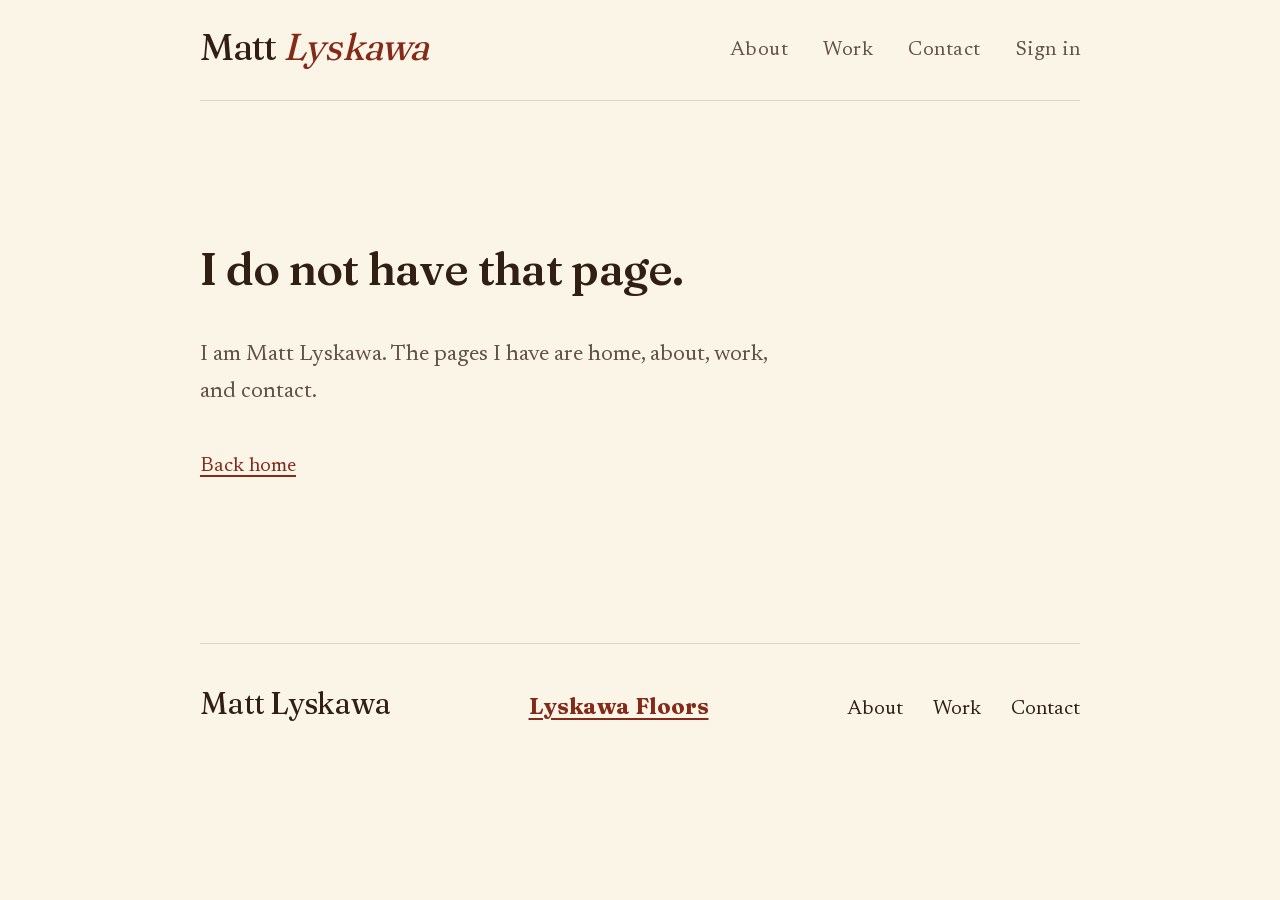
<file: 404/index.html>
<!DOCTYPE html><html lang="en" class="fraunces_d361c29d-module__5PBLiG__variable newsreader_8524af2f-module__VEC2Nq__variable h-full antialiased"><head><meta charSet="utf-8"/><meta name="viewport" content="width=device-width, initial-scale=1"/><link rel="stylesheet" href="/_next/static/chunks/3dlrgronchbfu.css" data-precedence="next"/><link rel="preload" as="script" fetchPriority="low" href="/_next/static/chunks/3mc6dra1m0098.js"/><script src="/_next/static/chunks/2i51e627rllld.js" async=""></script><script src="/_next/static/chunks/1rj7ns8rte9vc.js" async=""></script><script src="/_next/static/chunks/3fly1jhnacksh.js" async=""></script><script src="/_next/static/chunks/turbopack-32cw32wjdmm_2.js" async=""></script><script src="/_next/static/chunks/0p81fiu7305ru.js" async=""></script><script src="/_next/static/chunks/1f7prws197kn1.js" async=""></script><script src="/_next/static/chunks/0ne2hsp6r-ly6.js" async=""></script><meta name="robots" content="noindex"/><title>Matt Lyskawa</title><meta name="description" content="Matt Lyskawa. It is impossible not to hire me. I am data-driven. I graduated cum laude. I was number 1. I create at AMI. Python. I am experienced. AWS. I am experienced. MongoDB. I am experienced. I built the store from scratch. I kept going at Moog. I played infielder. I was listed as a pitcher. In my words: currently leading technical systems and client integrations at a healthcare company. I reported to Paul Guerrier. “Creator @ AMI | Computer Science.” I built createaboulder.com. Every line of code written by hand. I built the payments. I built the shipping. I built the inventory. I built the backend. I shot a few ads. The 2025 commencement book lists me, cum laude. I have a Bachelor of Science in Computer Science from the University at Buffalo School of Engineering and Applied Sciences. I made the Williamsville North honor roll in Grade 10. I finished with the class of 2021. I am from East Amherst, New York. I was a sophomore infielder in 2018–19. I am a Content Creator at Advanced Medical Integration. I work in Clearwater, Florida. I interned at Moog. I worked in IT and Computer Science. I worked in East Aurora, New York. Every line of code written by hand. I built it for my brother’s business. I am experienced in Python, AWS, and MongoDB. I fish. I drive cars. I lift weights. I play baseball."/><meta name="robots" content="index, follow"/><meta property="og:title" content="Matt Lyskawa"/><meta property="og:description" content="Matt Lyskawa. It is impossible not to hire me. I am data-driven. I graduated cum laude. I was number 1. I create at AMI. Python. I am experienced. AWS. I am experienced. MongoDB. I am experienced. I built the store from scratch. I kept going at Moog. I played infielder. I was listed as a pitcher. In my words: currently leading technical systems and client integrations at a healthcare company. I reported to Paul Guerrier. “Creator @ AMI | Computer Science.” I built createaboulder.com. Every line of code written by hand. I built the payments. I built the shipping. I built the inventory. I built the backend. I shot a few ads. The 2025 commencement book lists me, cum laude. I have a Bachelor of Science in Computer Science from the University at Buffalo School of Engineering and Applied Sciences. I made the Williamsville North honor roll in Grade 10. I finished with the class of 2021. I am from East Amherst, New York. I was a sophomore infielder in 2018–19. I am a Content Creator at Advanced Medical Integration. I work in Clearwater, Florida. I interned at Moog. I worked in IT and Computer Science. I worked in East Aurora, New York. Every line of code written by hand. I built it for my brother’s business. I am experienced in Python, AWS, and MongoDB. I fish. I drive cars. I lift weights. I play baseball."/><meta property="og:type" content="website"/><meta name="twitter:card" content="summary"/><meta name="twitter:title" content="Matt Lyskawa"/><meta name="twitter:description" content="Matt Lyskawa. It is impossible not to hire me. I am data-driven. I graduated cum laude. I was number 1. I create at AMI. Python. I am experienced. AWS. I am experienced. MongoDB. I am experienced. I built the store from scratch. I kept going at Moog. I played infielder. I was listed as a pitcher. In my words: currently leading technical systems and client integrations at a healthcare company. I reported to Paul Guerrier. “Creator @ AMI | Computer Science.” I built createaboulder.com. Every line of code written by hand. I built the payments. I built the shipping. I built the inventory. I built the backend. I shot a few ads. The 2025 commencement book lists me, cum laude. I have a Bachelor of Science in Computer Science from the University at Buffalo School of Engineering and Applied Sciences. I made the Williamsville North honor roll in Grade 10. I finished with the class of 2021. I am from East Amherst, New York. I was a sophomore infielder in 2018–19. I am a Content Creator at Advanced Medical Integration. I work in Clearwater, Florida. I interned at Moog. I worked in IT and Computer Science. I worked in East Aurora, New York. Every line of code written by hand. I built it for my brother’s business. I am experienced in Python, AWS, and MongoDB. I fish. I drive cars. I lift weights. I play baseball."/><link rel="icon" href="/icon.svg?icon.1rbk8j8qq5zuz.svg" sizes="any" type="image/svg+xml"/><meta name="next-size-adjust" content=""/><script src="/_next/static/chunks/0cz1d0mv5g_q7.js" noModule=""></script></head><body class="min-h-full bg-background text-foreground"><div hidden=""><!--$--><!--/$--></div><div class="flex min-h-full flex-col"><a href="#content" class="sr-only focus:not-sr-only focus:absolute focus:top-3 focus:left-3 focus:z-50 focus:bg-primary focus:px-3 focus:py-2 focus:text-primary-foreground">Skip to content</a><header><div class="mx-auto w-full max-w-3xl px-6 sm:px-8"><div class="flex min-h-20 items-center justify-between gap-4"><a aria-label="Matt Lyskawa, home" class="shrink-0" href="/"><span class="font-display text-xl leading-none tracking-tight text-foreground sm:text-3xl">Matt<!-- --> <span class="text-primary italic">Lyskawa</span></span></a><nav class="hidden items-center gap-7 md:flex" aria-label="Primary"><a class="text-base tracking-wide text-muted-foreground underline-offset-4 hover:text-foreground hover:underline" href="/about/">About</a><a class="text-base tracking-wide text-muted-foreground underline-offset-4 hover:text-foreground hover:underline" href="/work/">Work</a><a class="text-base tracking-wide text-muted-foreground underline-offset-4 hover:text-foreground hover:underline" href="/contact/">Contact</a><a class="text-base tracking-wide text-muted-foreground underline-offset-4 hover:text-foreground hover:underline" href="/sign-in/">Sign in</a></nav><button type="button" tabindex="0" data-slot="sheet-trigger" aria-label="Open menu" data-base-ui-click-trigger="" id="base-ui-_R_fqlb_" aria-haspopup="dialog" aria-expanded="false" class="group/button inline-flex shrink-0 items-center justify-center rounded-lg border bg-clip-padding text-sm font-medium whitespace-nowrap transition-all outline-none select-none focus-visible:border-ring focus-visible:ring-3 focus-visible:ring-ring/50 active:not-aria-[haspopup]:translate-y-px disabled:pointer-events-none disabled:opacity-50 aria-invalid:border-destructive aria-invalid:ring-3 aria-invalid:ring-destructive/20 dark:aria-invalid:border-destructive/50 dark:aria-invalid:ring-destructive/40 [&amp;_svg]:pointer-events-none [&amp;_svg]:shrink-0 [&amp;_svg:not([class*=&#x27;size-&#x27;])]:size-4 border-border bg-background hover:bg-muted hover:text-foreground aria-expanded:bg-muted aria-expanded:text-foreground dark:border-input dark:bg-input/30 dark:hover:bg-input/50 size-8 md:hidden"><svg xmlns="http://www.w3.org/2000/svg" width="24" height="24" viewBox="0 0 24 24" fill="none" stroke="currentColor" stroke-width="2" stroke-linecap="round" stroke-linejoin="round" class="lucide lucide-menu" aria-hidden="true"><path d="M4 5h16"></path><path d="M4 12h16"></path><path d="M4 19h16"></path></svg></button></div></div><div class="mx-auto w-full max-w-3xl px-6 sm:px-8"><div aria-hidden="true" class="h-px bg-foreground/15"></div></div></header><main id="content" class="flex-1"><div class="mx-auto w-full max-w-3xl px-6 py-16 sm:px-8 sm:py-28"><h1 class="max-w-xl text-4xl leading-tight text-balance">I do not have that page.</h1><p class="mt-8 max-w-lg text-lg leading-relaxed text-pretty text-muted-foreground">I am Matt Lyskawa. The pages I have are home, about, work, and contact.</p><a class="mt-8 inline-block text-primary underline decoration-2 underline-offset-4" href="/">Back home</a></div><!--$--><!--/$--></main><footer class="mt-auto"><div class="mx-auto w-full max-w-3xl px-6 pt-4 pb-16 sm:px-8"><div class="flex flex-col gap-6 border-t border-foreground/15 pt-8 sm:flex-row sm:items-baseline sm:justify-between"><p class="font-display text-2xl tracking-tight">Matt Lyskawa</p><a href="https://lyskawafloors.com" target="_blank" rel="noopener" class="text-primary underline decoration-2 underline-offset-4 font-display text-lg font-bold">Lyskawa Floors</a><ul class="flex flex-wrap gap-x-6 gap-y-2"><li><a class="text-base underline-offset-4 hover:underline" href="/about/">About</a></li><li><a class="text-base underline-offset-4 hover:underline" href="/work/">Work</a></li><li><a class="text-base underline-offset-4 hover:underline" href="/contact/">Contact</a></li></ul></div></div></footer></div><script src="/_next/static/chunks/3mc6dra1m0098.js" id="_R_" async=""></script><script>(self.__next_f=self.__next_f||[]).push([0])</script><script>self.__next_f.push([1,"1:\"$Sreact.fragment\"\n2:I[3020,[\"/_next/static/chunks/0p81fiu7305ru.js\",\"/_next/static/chunks/1f7prws197kn1.js\",\"/_next/static/chunks/0ne2hsp6r-ly6.js\"],\"SiteHeader\"]\n3:I[39756,[\"/_next/static/chunks/0p81fiu7305ru.js\",\"/_next/static/chunks/1f7prws197kn1.js\",\"/_next/static/chunks/0ne2hsp6r-ly6.js\"],\"default\"]\n4:I[37457,[\"/_next/static/chunks/0p81fiu7305ru.js\",\"/_next/static/chunks/1f7prws197kn1.js\",\"/_next/static/chunks/0ne2hsp6r-ly6.js\"],\"default\"]\n5:I[22016,[\"/_next/static/chunks/0p81fiu7305ru.js\",\"/_next/static/chunks/1f7prws197kn1.js\",\"/_next/static/chunks/0ne2hsp6r-ly6.js\"],\"\"]\n6:I[97367,[\"/_next/static/chunks/0p81fiu7305ru.js\",\"/_next/static/chunks/1f7prws197kn1.js\",\"/_next/static/chunks/0ne2hsp6r-ly6.js\"],\"OutletBoundary\"]\n7:\"$Sreact.suspense\"\na:I[97367,[\"/_next/static/chunks/0p81fiu7305ru.js\",\"/_next/static/chunks/1f7prws197kn1.js\",\"/_next/static/chunks/0ne2hsp6r-ly6.js\"],\"ViewportBoundary\"]\nc:I[97367,[\"/_next/static/chunks/0p81fiu7305ru.js\",\"/_next/static/chunks/1f7prws197kn1.js\",\"/_next/static/chunks/0ne2hsp6r-ly6.js\"],\"MetadataBoundary\"]\ne:I[68027,[\"/_next/static/chunks/0p81fiu7305ru.js\",\"/_next/static/chunks/1f7prws197kn1.js\",\"/_next/static/chunks/0ne2hsp6r-ly6.js\"],\"default\",1]\n:HL[\"/_next/static/chunks/3dlrgronchbfu.css\",\"style\"]\n9:X\n0:{\"P\":null,\"c\":[\"\",\"_not-found\",\"\"],\"q\":\"\",\"i\":false,\"f\":[[[\"\",{\"children\":[\"/_not-found\",{\"children\":[\"__PAGE__\",{},\"$undefined\",\"$undefined\",4608]},\"$undefined\",\"$undefined\",4608]},\"$undefined\",\"$undefined\",4624],[[\"$\",\"$1\",\"c\",{\"children\":[[[\"$\",\"link\",\"0\",{\"rel\":\"stylesheet\",\"href\":\"/_next/static/chunks/3dlrgronchbfu.css\",\"precedence\":\"next\",\"crossOrigin\":\"$undefined\",\"nonce\":\"$undefined\"}],[\"$\",\"script\",\"script-0\",{\"src\":\"/_next/static/chunks/0p81fiu7305ru.js\",\"async\":true,\"nonce\":\"$undefined\"}],[\"$\",\"script\",\"script-1\",{\"src\":\"/_next/static/chunks/1f7prws197kn1.js\",\"async\":true,\"nonce\":\"$undefined\"}],[\"$\",\"script\",\"script-2\",{\"src\":\"/_next/static/chunks/0ne2hsp6r-ly6.js\",\"async\":true,\"nonce\":\"$undefined\"}]],[\"$\",\"html\",null,{\"lang\":\"en\",\"className\":\"fraunces_d361c29d-module__5PBLiG__variable newsreader_8524af2f-module__VEC2Nq__variable h-full antialiased\",\"children\":[\"$\",\"body\",null,{\"className\":\"min-h-full bg-background text-foreground\",\"children\":[\"$\",\"div\",null,{\"className\":\"flex min-h-full flex-col\",\"children\":[[\"$\",\"a\",null,{\"href\":\"#content\",\"className\":\"sr-only focus:not-sr-only focus:absolute focus:top-3 focus:left-3 focus:z-50 focus:bg-primary focus:px-3 focus:py-2 focus:text-primary-foreground\",\"children\":\"Skip to content\"}],[\"$\",\"$L2\",null,{}],[\"$\",\"main\",null,{\"id\":\"content\",\"className\":\"flex-1\",\"children\":[\"$\",\"$L3\",null,{\"parallelRouterKey\":\"children\",\"error\":\"$undefined\",\"errorStyles\":\"$undefined\",\"errorScripts\":\"$undefined\",\"template\":[\"$\",\"$L4\",null,{}],\"templateStyles\":\"$undefined\",\"templateScripts\":\"$undefined\",\"notFound\":[[\"$\",\"div\",null,{\"className\":\"mx-auto w-full max-w-3xl px-6 py-16 sm:px-8 sm:py-28\",\"children\":[[\"$\",\"h1\",null,{\"className\":\"max-w-xl text-4xl leading-tight text-balance\",\"children\":\"I do not have that page.\"}],[\"$\",\"p\",null,{\"className\":\"mt-8 max-w-lg text-lg leading-relaxed text-pretty text-muted-foreground\",\"children\":\"I am Matt Lyskawa. The pages I have are home, about, work, and contact.\"}],[\"$\",\"$L5\",null,{\"href\":\"/\",\"className\":\"mt-8 inline-block text-primary underline decoration-2 underline-offset-4\",\"children\":\"Back home\"}]]}],[]],\"forbidden\":\"$undefined\",\"unauthorized\":\"$undefined\"}]}],[\"$\",\"footer\",null,{\"className\":\"mt-auto\",\"children\":[\"$\",\"div\",null,{\"className\":\"mx-auto w-full max-w-3xl px-6 pt-4 pb-16 sm:px-8\",\"children\":[\"$\",\"div\",null,{\"className\":\"flex flex-col gap-6 border-t border-foreground/15 pt-8 sm:flex-row sm:items-baseline sm:justify-between\",\"children\":[[\"$\",\"p\",null,{\"className\":\"font-display text-2xl tracking-tight\",\"children\":\"Matt Lyskawa\"}],[\"$\",\"a\",null,{\"href\":\"https://lyskawafloors.com\",\"target\":\"_blank\",\"rel\":\"noopener\",\"className\":\"text-primary underline decoration-2 underline-offset-4 font-display text-lg font-bold\",\"children\":\"Lyskawa Floors\"}],[\"$\",\"ul\",null,{\"className\":\"flex flex-wrap gap-x-6 gap-y-2\",\"children\":[[\"$\",\"li\",\"/about\",{\"children\":[\"$\",\"$L5\",null,{\"href\":\"/about\",\"className\":\"text-base underline-offset-4 hover:underline\",\"children\":\"About\"}]}],[\"$\",\"li\",\"/work\",{\"children\":[\"$\",\"$L5\",null,{\"href\":\"/work\",\"className\":\"text-base underline-offset-4 hover:underline\",\"children\":\"Work\"}]}],[\"$\",\"li\",\"/contact\",{\"children\":[\"$\",\"$L5\",null,{\"href\":\"/contact\",\"className\":\"text-base underline-offset-4 hover:underline\",\"children\":\"Contact\"}]}]]}]]}]}]}]]}]}]}]]}],{\"children\":[[\"$\",\"$1\",\"c\",{\"children\":[null,[\"$\",\"$L3\",null,{\"parallelRouterKey\":\"children\",\"error\":\"$undefined\",\"errorStyles\":\"$undefined\",\"errorScripts\":\"$undefined\",\"template\":[\"$\",\"$L4\",null,{}],\"templateStyles\":\"$undefined\",\"templateScripts\":\"$undefined\",\"notFound\":\"$undefined\",\"forbidden\":\"$undefined\",\"unauthorized\":\"$undefined\"}]]}],{\"children\":[[\"$\",\"$1\",\"c\",{\"children\":[[\"$\",\"div\",null,{\"className\":\"mx-auto w-full max-w-3xl px-6 py-16 sm:px-8 sm:py-28\",\"children\":[[\"$\",\"h1\",null,{\"className\":\"max-w-xl text-4xl leading-tight text-balance\",\"children\":\"I do not have that page.\"}],[\"$\",\"p\",null,{\"className\":\"mt-8 max-w-lg text-lg leading-relaxed text-pretty text-muted-foreground\",\"children\":\"I am Matt Lyskawa. The pages I have are home, about, work, and contact.\"}],[\"$\",\"$L5\",null,{\"href\":\"/\",\"className\":\"mt-8 inline-block text-primary underline decoration-2 underline-offset-4\",\"children\":\"Back home\"}]]}],null,[\"$\",\"$L6\",null,{\"children\":[\"$\",\"$7\",null,{\"name\":\"Next.MetadataOutlet\",\"children\":\"$@8\"}]}]]}],{},null,false,null]},null,false,\"$9\"]},null,false,null],[\"$\",\"$1\",\"h\",{\"children\":[[\"$\",\"meta\",null,{\"name\":\"robots\",\"content\":\"noindex\"}],[\"$\",\"$La\",null,{\"children\":\"$Lb\"}],[\"$\",\"div\",null,{\"hidden\":true,\"children\":[\"$\",\"$Lc\",null,{\"children\":[\"$\",\"$7\",null,{\"name\":\"Next.Metadata\",\"children\":\"$Ld\"}]}]}],[\"$\",\"meta\",null,{\"name\":\"next-size-adjust\",\"content\":\"\"}]]}],false]],\"m\":\"$undefined\",\"G\":[\"$e\",[[\"$\",\"link\",\"0\",{\"rel\":\"stylesheet\",\"href\":\"/_next/static/chunks/3dlrgronchbfu.css\",\"precedence\":\"next\",\"crossOrigin\":\"$undefined\",\"nonce\":\"$undefined\"}]]],\"S\":true,\"h\":null,\"r\":\"$undefined\",\"s\":\"$undefined\",\"a\":\"$undefined\",\"l\":\"$undefined\",\"p\":\"$undefined\",\"d\":\"$undefined\",\"b\":\"cKym0j-0b51dyKOBZUQWz\"}\n9:C\nb:[[\"$\",\"meta\",\"0\",{\"charSet\":\"utf-8\"}],[\"$\",\"meta\",\"1\",{\"name\":\"viewport\",\"content\":\"width=device-width, initial-scale=1\"}]]\n8:null\nf:T530,Matt Lyskawa. It is impossible not to hire me. I am data-driven. I graduated cum laude. I was number 1. I create at AMI. Python. I am experienced. AWS. I am experienced. MongoDB. I am experienced. I built the store from scratch. I kept going at Moog. I played infielder. I was listed as a pitcher. In my words: currently leading technical systems and client integrations at a healthcare company. I reported to Paul Guerrier. “Creator @ AMI | Computer Science.” I built createaboulder.com. Every line of code written by hand. I built the payments. I built the shipping. I built the inventory. I built the backend. I shot a few ads. The 2025 commencement book lists me, cum laude. I have a Bachelor of Science in Computer Science from the University at Buffalo School of Engineering and Applied Sciences. I made the Williamsville North honor roll in Grade 10. I finished with the class of 2021. I am from East Amherst, New York. I was a sophomore infielder in 2018–19. I am a Content Creator at Advanced Medical Integration. I work in Clearwater, Florida. I interned at Moog. I worked in IT and Computer Science. I worked in East Aurora, New York. Every line of code written by hand. I built it for my brother’s business. I am experienced in Python, AWS, and MongoDB. I fish. I drive cars. I lift weights. I play baseball.10:T530,Matt Lyskawa. It is impossible not to hire me. I am data-driven. I graduated cum laude. I was number 1. I create at AMI. Python. I am experienced. AWS. I am experienced. MongoDB. I am experienced. I built the store from scratch. I kept going at Moog. I played infielder. I was listed as a pitcher. In my words: currently leading technical systems and client integrations at a healthcare company. I reported to Paul Guerrier. “Creator @ AMI | Computer Science.” I built createaboulder.com. Every line of code written by hand. I built the payments. I built the shipping. I built the inventory. I built the backend. I shot a few ads. The 2025 commencement book lists me, cum laude. I have a Bachelor of Science in Computer Science from the University at Buffalo School of Engineering and Applied Sciences. I made the Williamsville North honor roll in Grade 10. I finished with the class of 2021. I am from East Amherst, New York. I was a sophomore infielder in 2018–19. I am a Content Creator at Advanced Medical Integration. I work in Clearwater, Florida. I interned at Moog. I worked in IT and Computer Science. I worked in East Aurora, New York. Every line of code written by hand. I built it for my brother’s business. I am experienced in Python, AWS, and MongoDB. I fish. I drive cars. I lift weights. I play baseball.11:T530,Matt Lyskawa. It is impossible not to hire me. I am data-driven. I graduated cum laude. I was number 1. I create at AMI. Python. I am experienced. AWS. I am experienced. MongoDB. I am experienced. I built the store from scratch. I kept going at Moog. I played infielder. I was listed as a pitcher. In my words: currently leading technical systems and client integrations at a healthcare company. I reported to Paul Guerrier. “Creator @ AMI | Computer Science.” I built createaboulder.com. Every line of code written by hand. I built the payments. I built the shipping. I built the inventory. I built the backend. I shot a few ads. The 2025 commencement book lists me, cum laude. I have a Bachelor of Science in Computer Science from the University at Buffalo School of Engineering and Applied Sciences. I made the Williamsville North honor roll in Grade 10. I finished with the class of 2021. I am from East Amherst, New York. I was a sophomore infielder in 2018–19. I am a Content Creator at Advanced Medical Integration. I work in Clearwater, Florida. I interned at Moog. I worked in IT and Computer Science. I worked in East Aurora, New York. Every line of code written by hand. I built it for my brother’s business. I am experienced in Python, AWS, and MongoDB. I fish. I drive cars. I lift weights. I play baseball.d:[[\"$\",\"title\",\"0\",{\"children\":\"Matt Lyskawa\"}],[\"$\",\"meta\",\"1\",{\"name\":\"description\",\"content\":\"$f\"}],[\"$\",\"meta\",\"2\",{\"name\":\"robots\",\"content\":\"index, follow\"}],[\"$\",\"meta\",\"3\",{\"property\":\"og:title\",\"content\":\"Matt Lyskawa\"}],[\"$\",\"meta\",\"4\",{\"property\":\"og:description\",\"content\":\"$10\"}],[\"$\",\"meta\",\"5\",{\"property\":\"og:type\",\"content\":\"website\"}],[\"$\",\"meta\",\"6\",{\"name\":\"twitter:card\",\"content\":\"summary\"}],[\"$\",\"meta\",\"7\",{\"name\":\"twitter:title\",\"content\":\"Matt Lyskawa\"}],[\"$\",\"meta\",\"8\",{\"name\":\"twitter:description\",\"content\":\"$11\"}],\"$L12\",\"$L13\"]\n14:I[27201,[\"/_next/static/chunks/0p81fiu7305ru.js\",\"/_next/static/chunks/1f7prws197kn1.js\",\"/_next/static/chunks/0ne2hsp6r-ly6.js\"],\"IconMark\"]\n12:[\"$\",\"link\",\"9\",{\"rel\":\"icon\",\"href\":\"/icon.svg?icon.1rbk8j8qq5zuz.svg\",\"sizes\":\"any\",\"type\":\"image/svg+xml\"}]\n13:[\"$\",\"$L14\",\"10\",{}]\n"])</script></body></html>
</file>
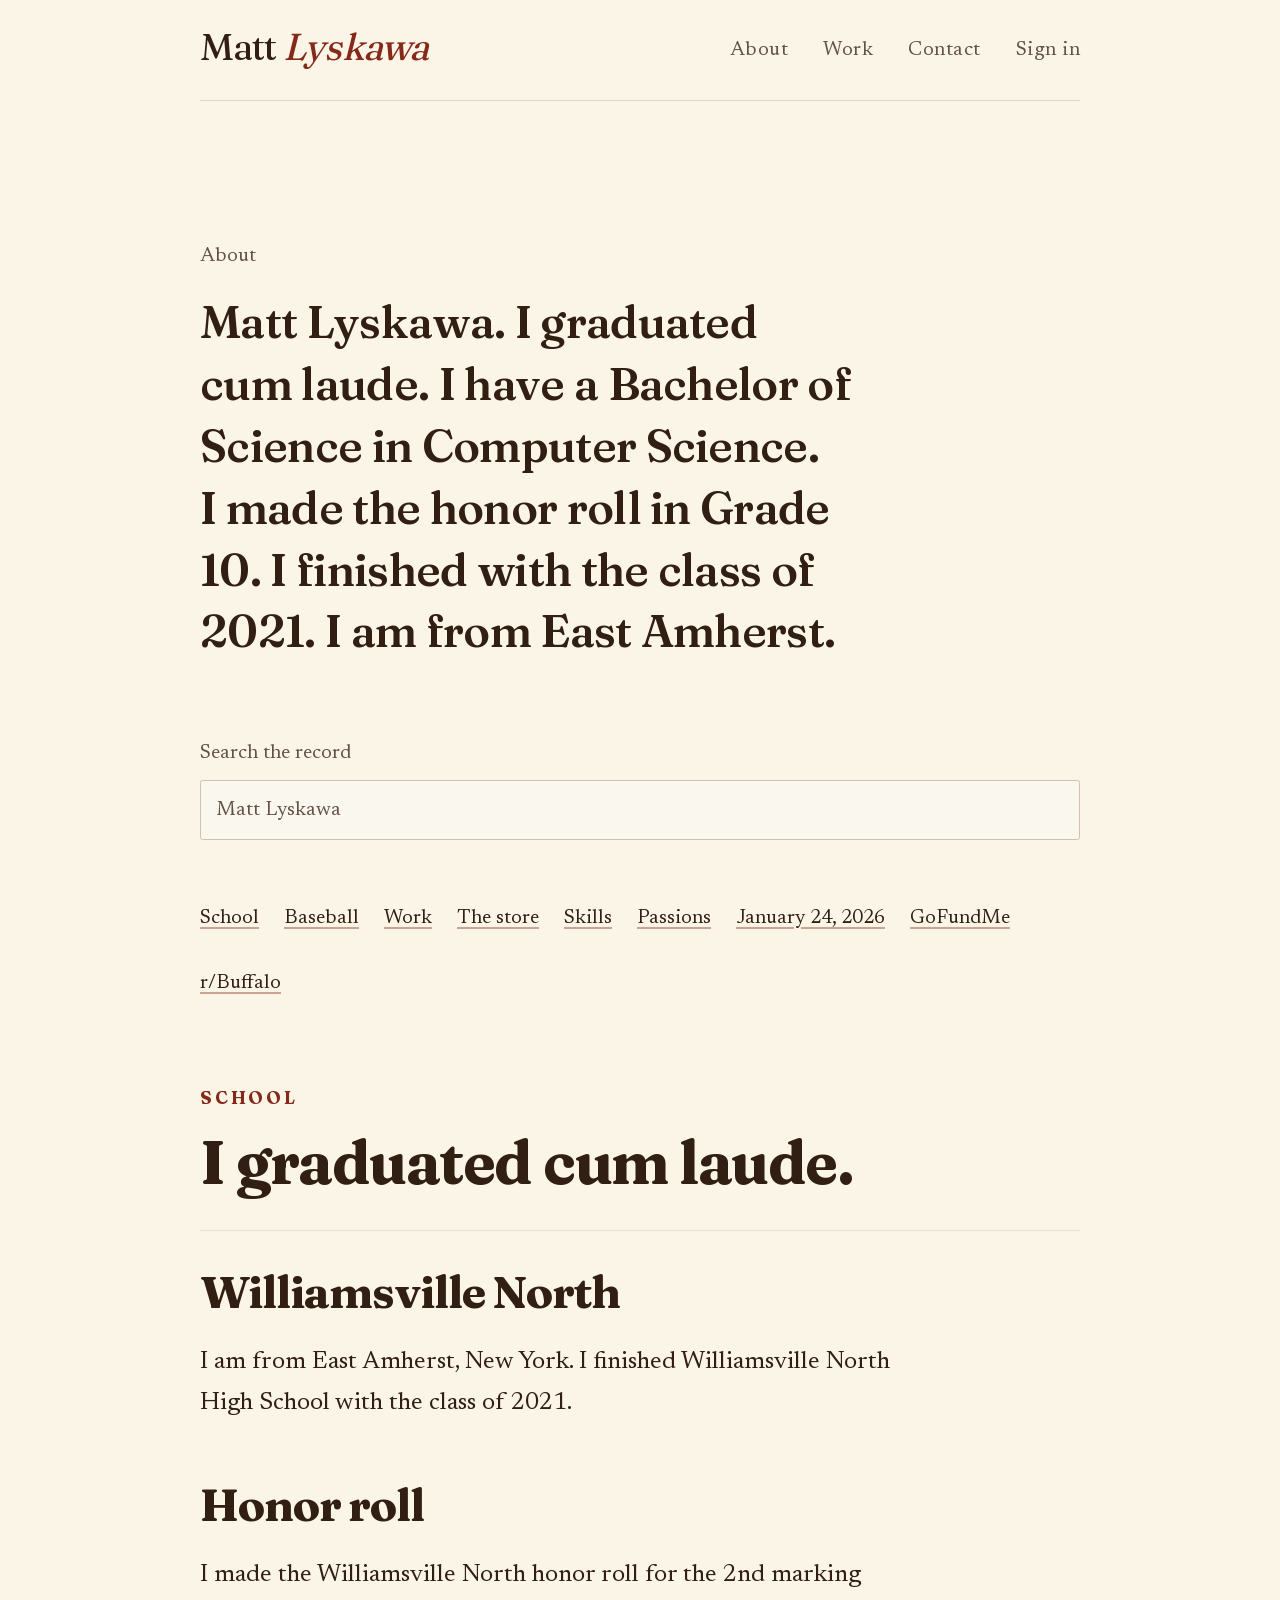
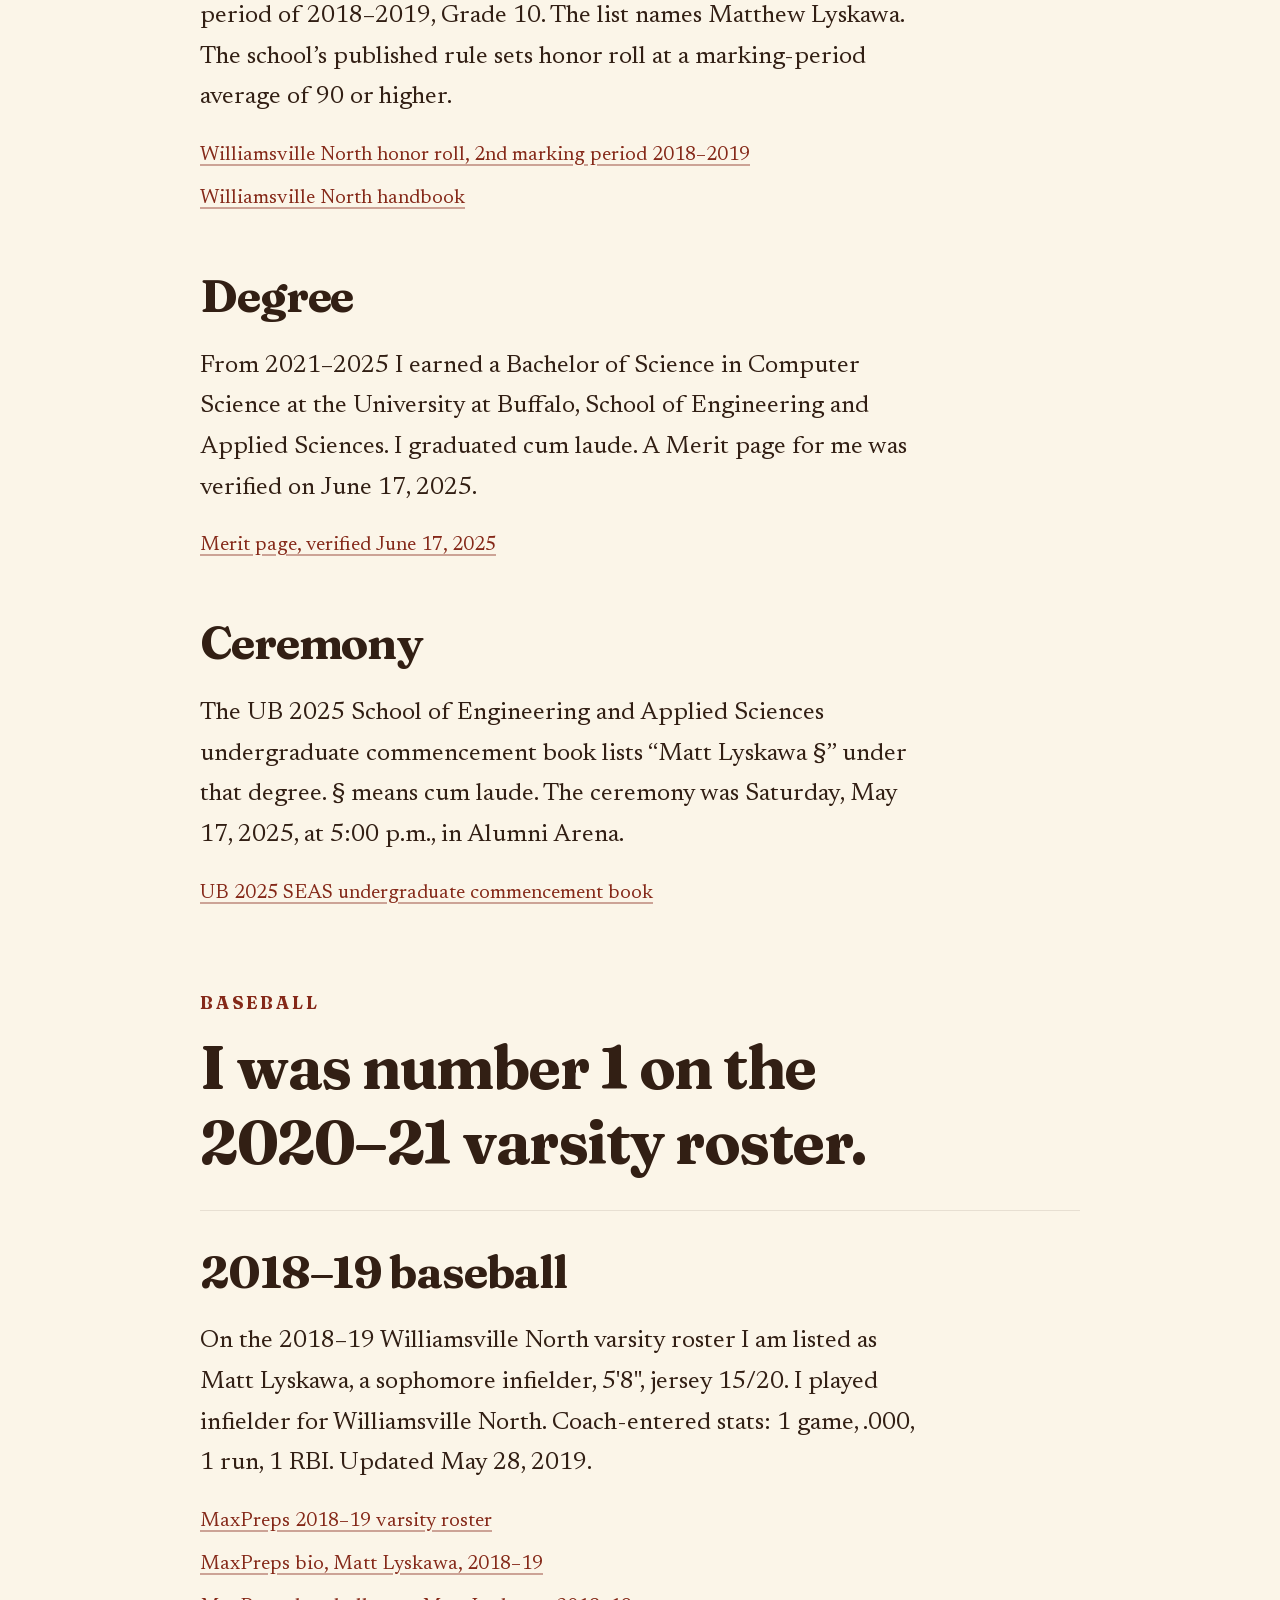
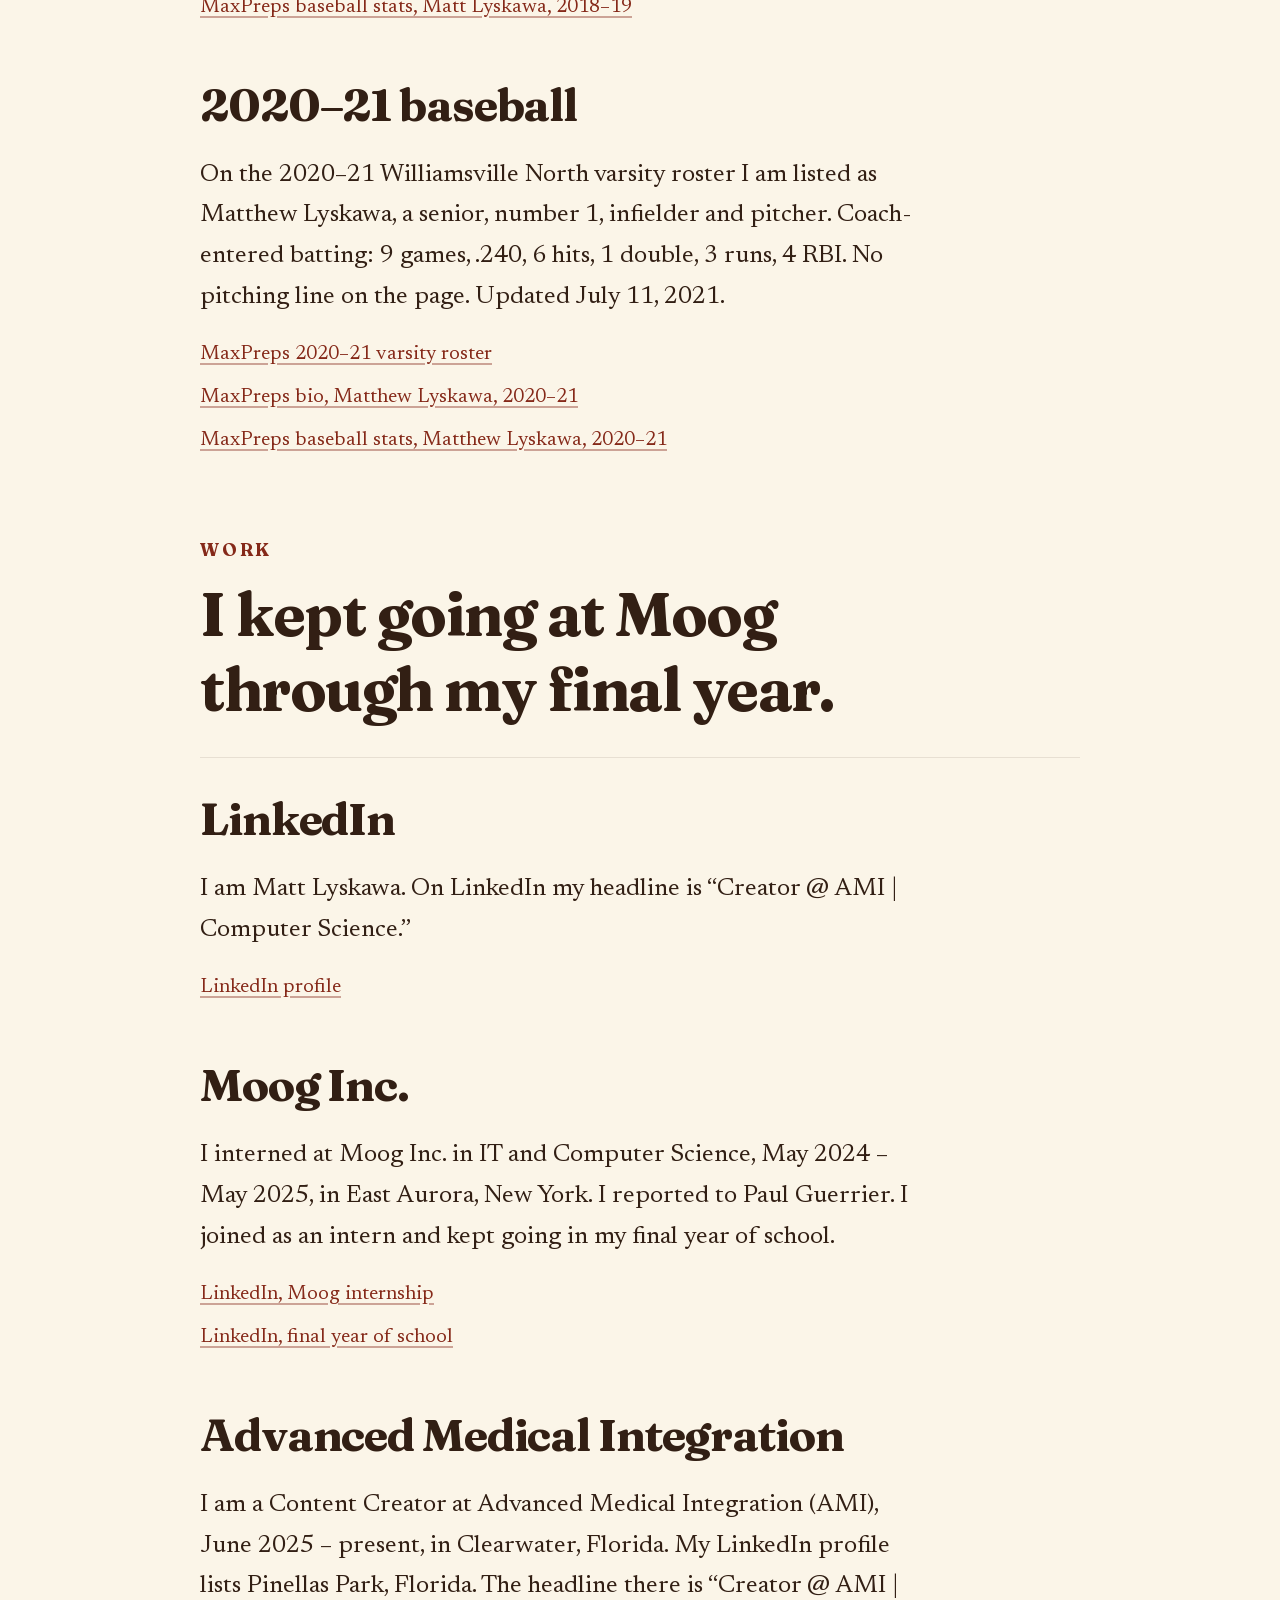
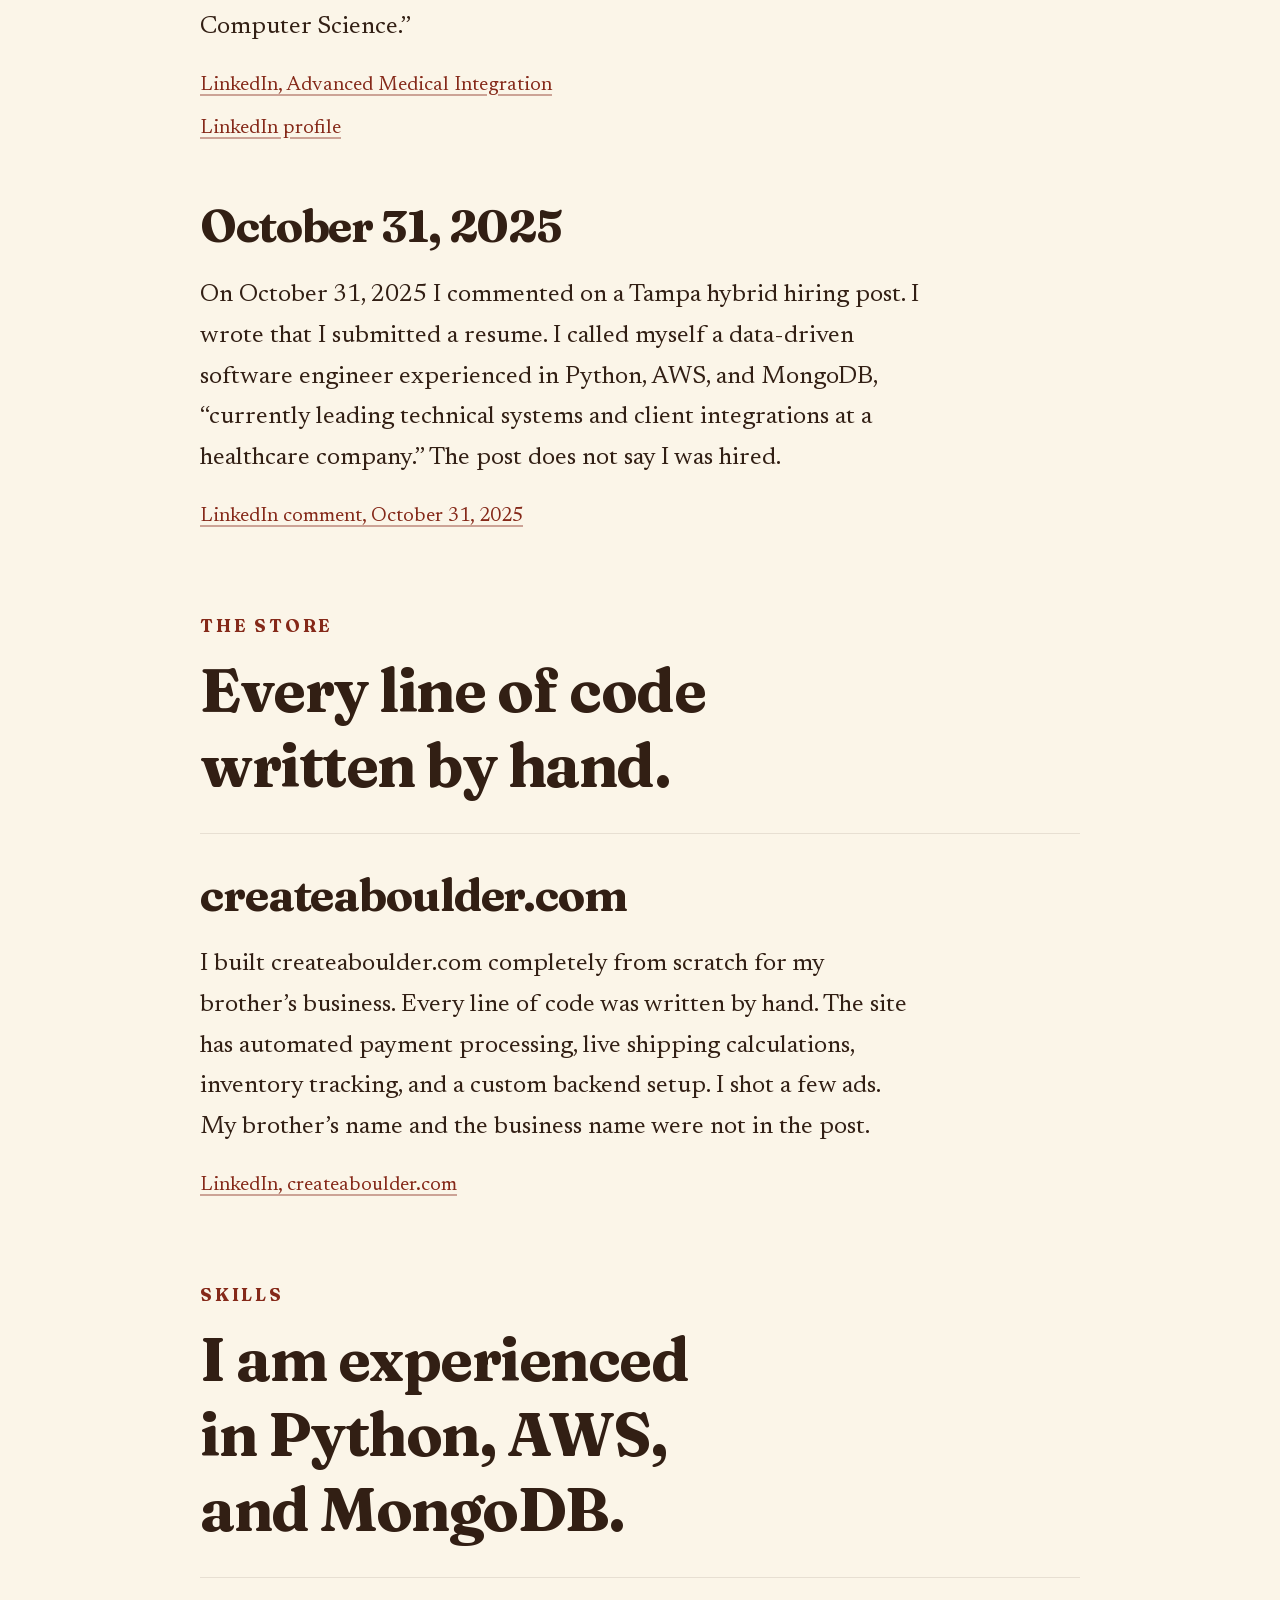
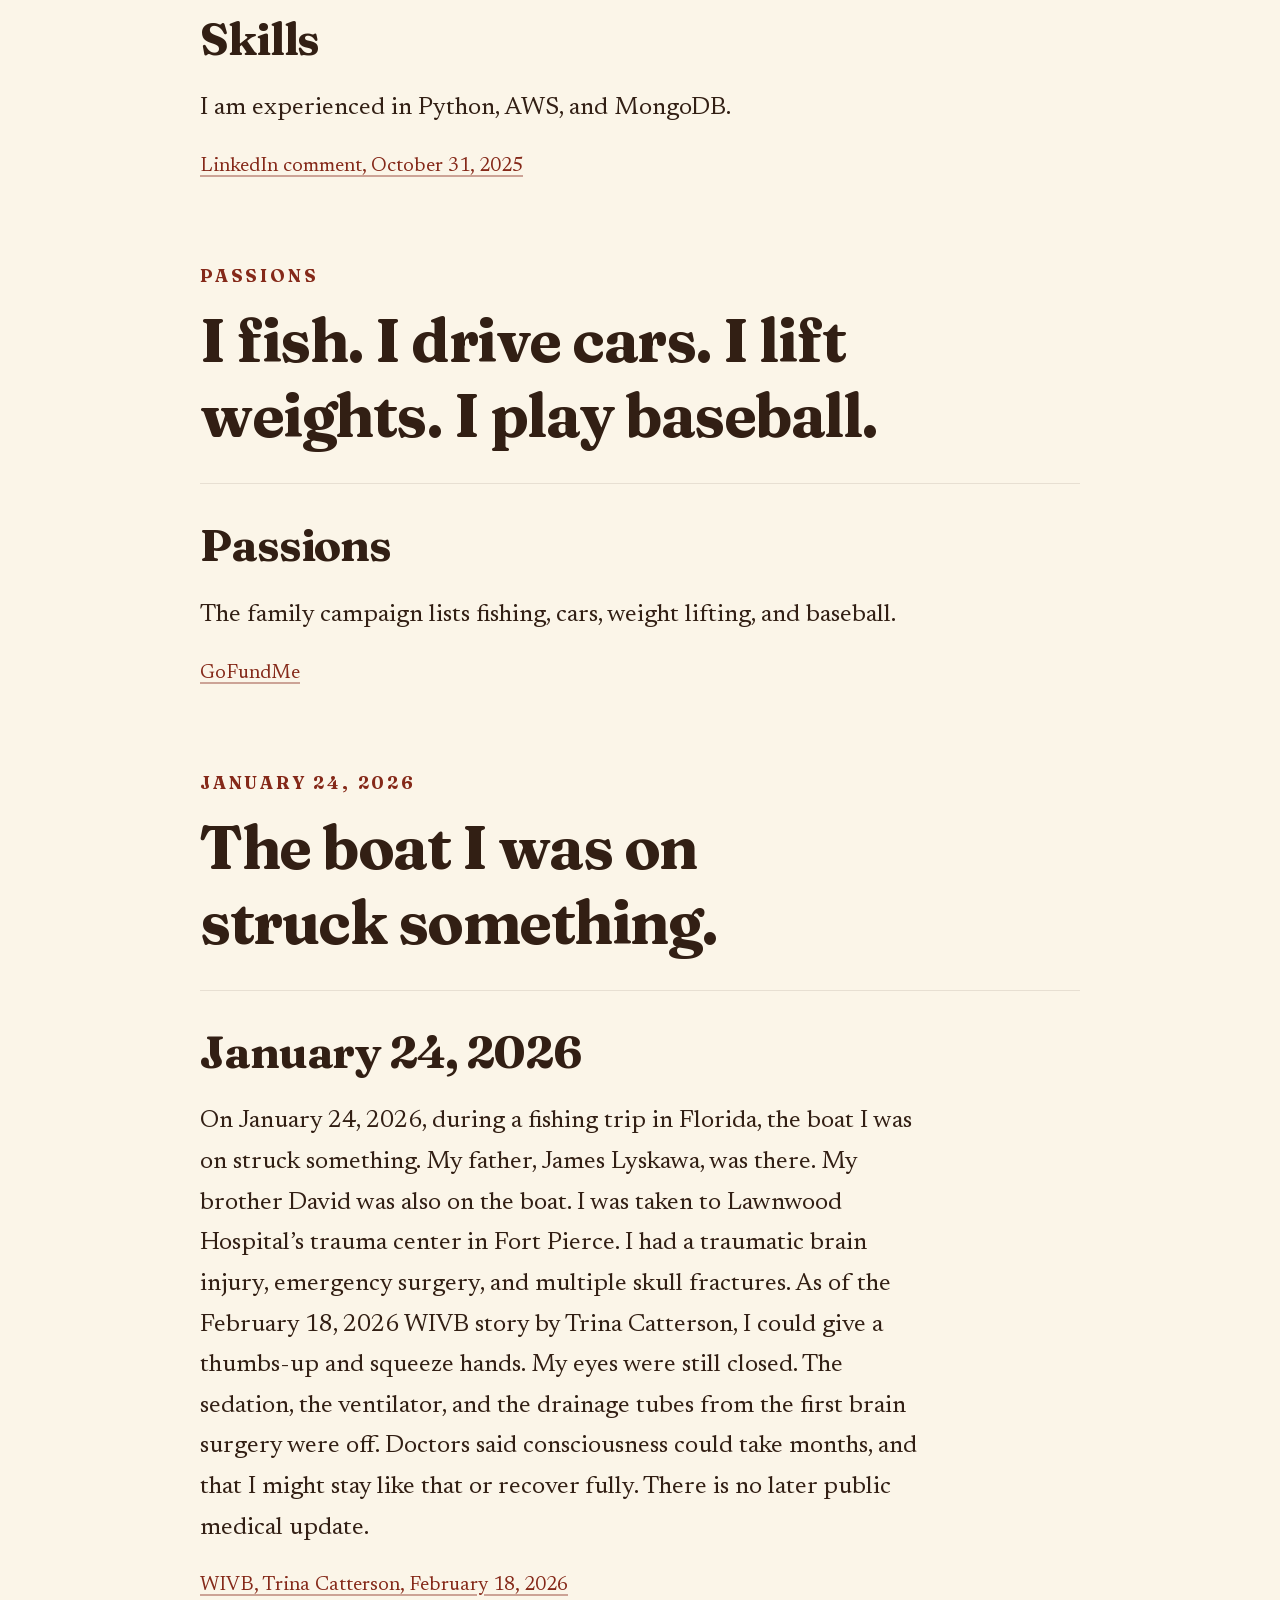
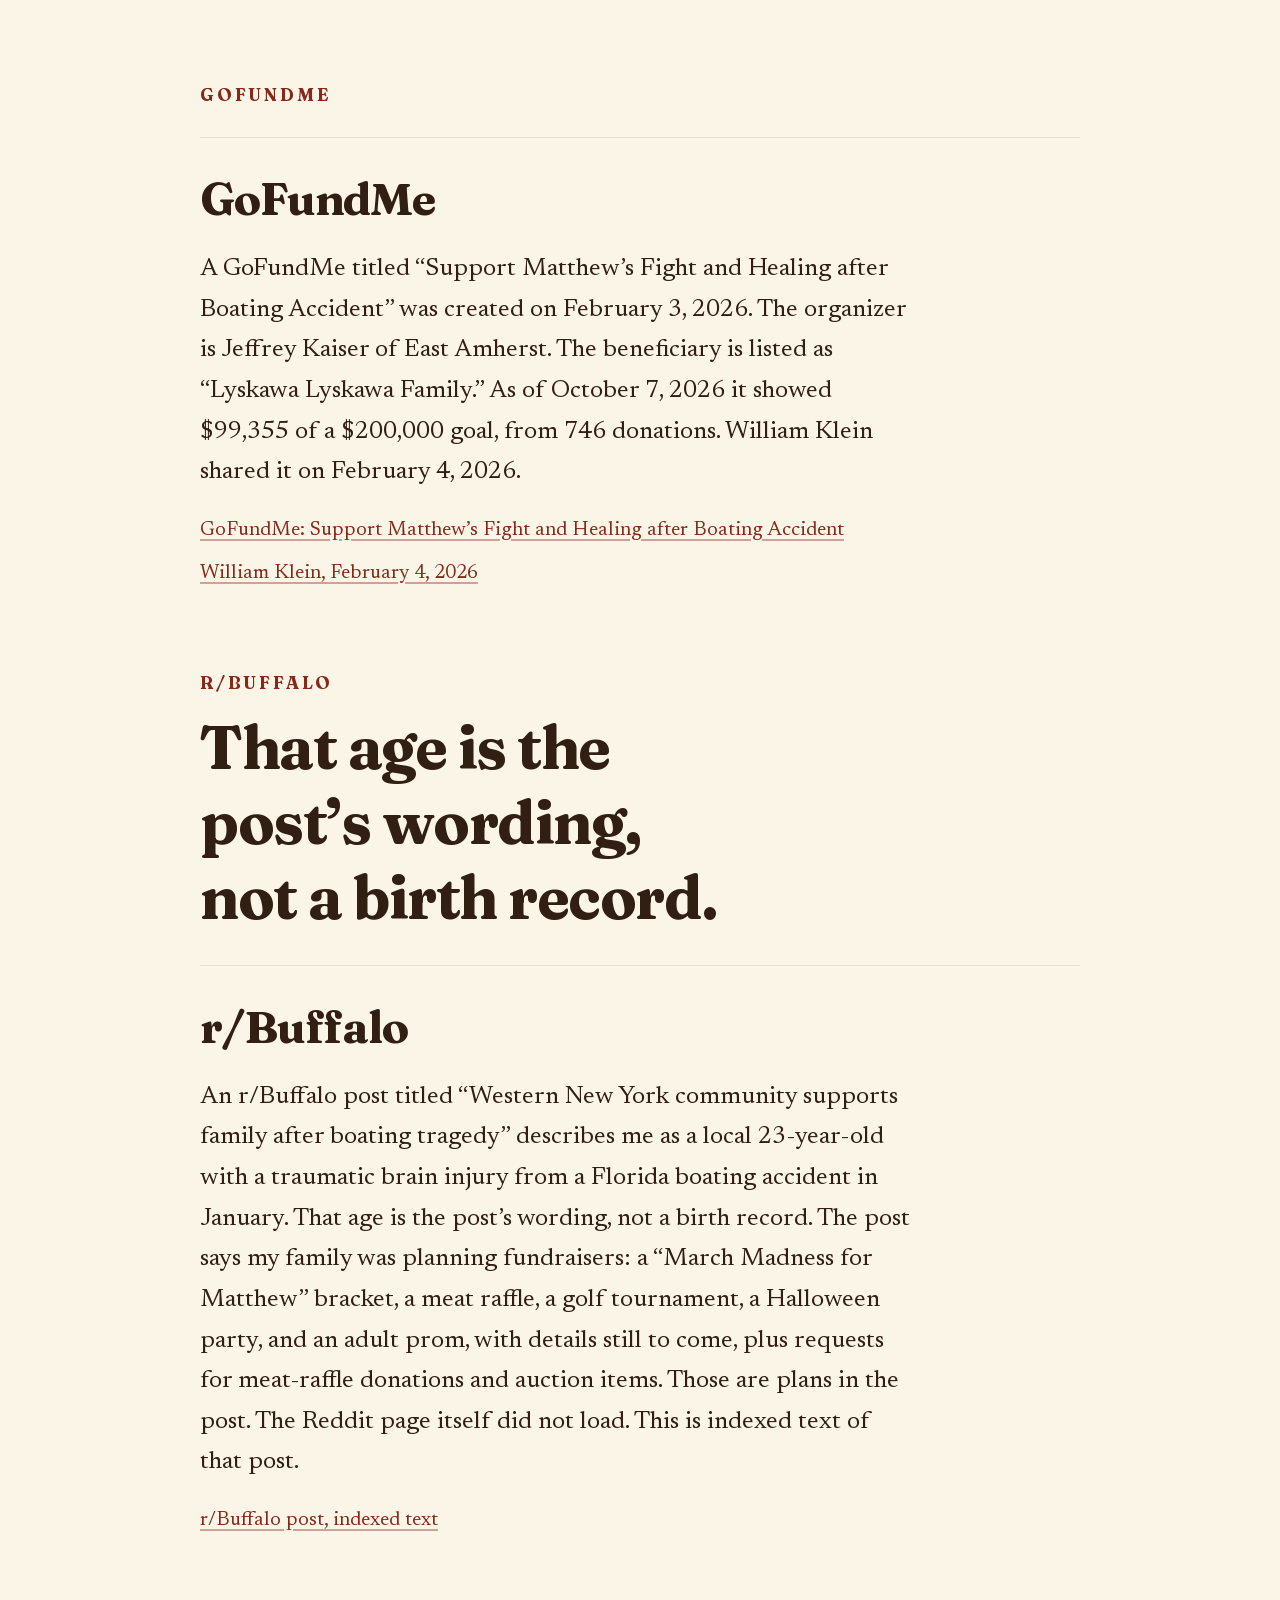
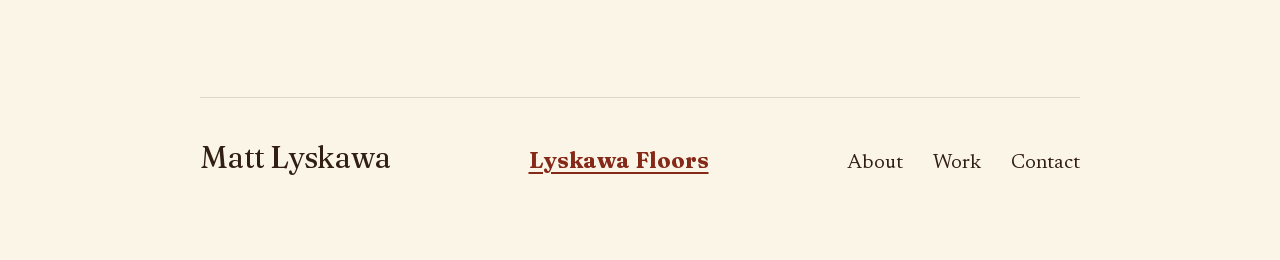
<file: about/index.html>
<!DOCTYPE html><html lang="en" class="fraunces_d361c29d-module__5PBLiG__variable newsreader_8524af2f-module__VEC2Nq__variable h-full antialiased"><head><meta charSet="utf-8"/><meta name="viewport" content="width=device-width, initial-scale=1"/><link rel="preload" href="/_next/static/media/03bda585a99c6450-s.p.32sris142tqlb.woff2" as="font" crossorigin="" type="font/woff2"/><link rel="preload" href="/_next/static/media/5f402bd2d8eef81a-s.p.40bho2kviej2o.woff2" as="font" crossorigin="" type="font/woff2"/><link rel="stylesheet" href="/_next/static/chunks/3dlrgronchbfu.css" data-precedence="next"/><link rel="preload" as="script" fetchPriority="low" href="/_next/static/chunks/3mc6dra1m0098.js"/><script src="/_next/static/chunks/2i51e627rllld.js" async=""></script><script src="/_next/static/chunks/1rj7ns8rte9vc.js" async=""></script><script src="/_next/static/chunks/3fly1jhnacksh.js" async=""></script><script src="/_next/static/chunks/turbopack-32cw32wjdmm_2.js" async=""></script><script src="/_next/static/chunks/0p81fiu7305ru.js" async=""></script><script src="/_next/static/chunks/1f7prws197kn1.js" async=""></script><script src="/_next/static/chunks/0ne2hsp6r-ly6.js" async=""></script><script src="/_next/static/chunks/0vsey75s4wg76.js" async=""></script><title>Matt Lyskawa · About</title><meta name="description" content="Matt Lyskawa. I am from East Amherst. I made the Williamsville North honor roll. Class of 2021. I graduated cum laude."/><meta name="robots" content="index, follow"/><meta property="og:title" content="Matt Lyskawa"/><meta property="og:description" content="Matt Lyskawa. It is impossible not to hire me. I am data-driven. I graduated cum laude. I was number 1. I create at AMI. Python. I am experienced. AWS. I am experienced. MongoDB. I am experienced. I built the store from scratch. I kept going at Moog. I played infielder. I was listed as a pitcher. In my words: currently leading technical systems and client integrations at a healthcare company. I reported to Paul Guerrier. “Creator @ AMI | Computer Science.” I built createaboulder.com. Every line of code written by hand. I built the payments. I built the shipping. I built the inventory. I built the backend. I shot a few ads. The 2025 commencement book lists me, cum laude. I have a Bachelor of Science in Computer Science from the University at Buffalo School of Engineering and Applied Sciences. I made the Williamsville North honor roll in Grade 10. I finished with the class of 2021. I am from East Amherst, New York. I was a sophomore infielder in 2018–19. I am a Content Creator at Advanced Medical Integration. I work in Clearwater, Florida. I interned at Moog. I worked in IT and Computer Science. I worked in East Aurora, New York. Every line of code written by hand. I built it for my brother’s business. I am experienced in Python, AWS, and MongoDB. I fish. I drive cars. I lift weights. I play baseball."/><meta property="og:type" content="website"/><meta name="twitter:card" content="summary"/><meta name="twitter:title" content="Matt Lyskawa"/><meta name="twitter:description" content="Matt Lyskawa. It is impossible not to hire me. I am data-driven. I graduated cum laude. I was number 1. I create at AMI. Python. I am experienced. AWS. I am experienced. MongoDB. I am experienced. I built the store from scratch. I kept going at Moog. I played infielder. I was listed as a pitcher. In my words: currently leading technical systems and client integrations at a healthcare company. I reported to Paul Guerrier. “Creator @ AMI | Computer Science.” I built createaboulder.com. Every line of code written by hand. I built the payments. I built the shipping. I built the inventory. I built the backend. I shot a few ads. The 2025 commencement book lists me, cum laude. I have a Bachelor of Science in Computer Science from the University at Buffalo School of Engineering and Applied Sciences. I made the Williamsville North honor roll in Grade 10. I finished with the class of 2021. I am from East Amherst, New York. I was a sophomore infielder in 2018–19. I am a Content Creator at Advanced Medical Integration. I work in Clearwater, Florida. I interned at Moog. I worked in IT and Computer Science. I worked in East Aurora, New York. Every line of code written by hand. I built it for my brother’s business. I am experienced in Python, AWS, and MongoDB. I fish. I drive cars. I lift weights. I play baseball."/><link rel="icon" href="/icon.svg?icon.1rbk8j8qq5zuz.svg" sizes="any" type="image/svg+xml"/><meta name="next-size-adjust" content=""/><script src="/_next/static/chunks/0cz1d0mv5g_q7.js" noModule=""></script></head><body class="min-h-full bg-background text-foreground"><div hidden=""><!--$--><!--/$--></div><div class="flex min-h-full flex-col"><a href="#content" class="sr-only focus:not-sr-only focus:absolute focus:top-3 focus:left-3 focus:z-50 focus:bg-primary focus:px-3 focus:py-2 focus:text-primary-foreground">Skip to content</a><header><div class="mx-auto w-full max-w-3xl px-6 sm:px-8"><div class="flex min-h-20 items-center justify-between gap-4"><a aria-label="Matt Lyskawa, home" class="shrink-0" href="/"><span class="font-display text-xl leading-none tracking-tight text-foreground sm:text-3xl">Matt<!-- --> <span class="text-primary italic">Lyskawa</span></span></a><nav class="hidden items-center gap-7 md:flex" aria-label="Primary"><a class="text-base tracking-wide text-muted-foreground underline-offset-4 hover:text-foreground hover:underline" href="/about/">About</a><a class="text-base tracking-wide text-muted-foreground underline-offset-4 hover:text-foreground hover:underline" href="/work/">Work</a><a class="text-base tracking-wide text-muted-foreground underline-offset-4 hover:text-foreground hover:underline" href="/contact/">Contact</a><a class="text-base tracking-wide text-muted-foreground underline-offset-4 hover:text-foreground hover:underline" href="/sign-in/">Sign in</a></nav><button type="button" tabindex="0" data-slot="sheet-trigger" aria-label="Open menu" data-base-ui-click-trigger="" id="base-ui-_R_fqlb_" aria-haspopup="dialog" aria-expanded="false" class="group/button inline-flex shrink-0 items-center justify-center rounded-lg border bg-clip-padding text-sm font-medium whitespace-nowrap transition-all outline-none select-none focus-visible:border-ring focus-visible:ring-3 focus-visible:ring-ring/50 active:not-aria-[haspopup]:translate-y-px disabled:pointer-events-none disabled:opacity-50 aria-invalid:border-destructive aria-invalid:ring-3 aria-invalid:ring-destructive/20 dark:aria-invalid:border-destructive/50 dark:aria-invalid:ring-destructive/40 [&amp;_svg]:pointer-events-none [&amp;_svg]:shrink-0 [&amp;_svg:not([class*=&#x27;size-&#x27;])]:size-4 border-border bg-background hover:bg-muted hover:text-foreground aria-expanded:bg-muted aria-expanded:text-foreground dark:border-input dark:bg-input/30 dark:hover:bg-input/50 size-8 md:hidden"><svg xmlns="http://www.w3.org/2000/svg" width="24" height="24" viewBox="0 0 24 24" fill="none" stroke="currentColor" stroke-width="2" stroke-linecap="round" stroke-linejoin="round" class="lucide lucide-menu" aria-hidden="true"><path d="M4 5h16"></path><path d="M4 12h16"></path><path d="M4 19h16"></path></svg></button></div></div><div class="mx-auto w-full max-w-3xl px-6 sm:px-8"><div aria-hidden="true" class="h-px bg-foreground/15"></div></div></header><main id="content" class="flex-1"><div class="mx-auto w-full max-w-3xl px-6 py-16 sm:px-8 sm:py-28"><header><p class="text-base text-muted-foreground">About</p><h1 class="mt-4 max-w-xl text-3xl leading-snug text-balance sm:text-4xl">Matt Lyskawa. I graduated cum laude. I have a Bachelor of Science in Computer Science. I made the honor roll in Grade 10. I finished with the class of 2021. I am from East Amherst.</h1></header><div class="mt-8 sm:mt-10"><div class="sticky top-0 z-20 -mx-6 bg-background/95 px-6 py-5 backdrop-blur sm:-mx-8 sm:px-8"><label for="record-search" class="text-base text-muted-foreground">Search the record</label><div class="relative mt-2"><input data-slot="input" class="w-full min-w-0 rounded-md border border-input bg-card px-3 text-base text-foreground outline-none placeholder:text-muted-foreground focus-visible:border-ring focus-visible:ring-3 focus-visible:ring-ring/50 disabled:pointer-events-none disabled:opacity-50 h-12 pr-20" id="record-search" placeholder="Matt Lyskawa" autoComplete="off" enterKeyHint="search" value=""/></div><p role="status" class="mt-3 min-h-6 text-base text-muted-foreground"> </p><nav class="mt-1 flex flex-wrap gap-x-5 gap-y-2" aria-label="Record"><a href="#school" class="inline-flex min-h-11 items-center text-base text-foreground underline decoration-primary/40 underline-offset-4">School</a><a href="#baseball" class="inline-flex min-h-11 items-center text-base text-foreground underline decoration-primary/40 underline-offset-4">Baseball</a><a href="#work" class="inline-flex min-h-11 items-center text-base text-foreground underline decoration-primary/40 underline-offset-4">Work</a><a href="#the-store" class="inline-flex min-h-11 items-center text-base text-foreground underline decoration-primary/40 underline-offset-4">The store</a><a href="#skills" class="inline-flex min-h-11 items-center text-base text-foreground underline decoration-primary/40 underline-offset-4">Skills</a><a href="#passions" class="inline-flex min-h-11 items-center text-base text-foreground underline decoration-primary/40 underline-offset-4">Passions</a><a href="#january-24-2026" class="inline-flex min-h-11 items-center text-base text-foreground underline decoration-primary/40 underline-offset-4">January 24, 2026</a><a href="#gofundme" class="inline-flex min-h-11 items-center text-base text-foreground underline decoration-primary/40 underline-offset-4">GoFundMe</a><a href="#buffalo" class="inline-flex min-h-11 items-center text-base text-foreground underline decoration-primary/40 underline-offset-4">r/Buffalo</a></nav></div><div class="mt-10 space-y-16"><section id="school" aria-labelledby="school-label" class="scroll-mt-56"><h2 id="school-label" class="font-display text-sm font-bold tracking-[0.16em] text-primary uppercase">School</h2><p class="mt-3 max-w-xl font-display text-3xl font-bold leading-tight tracking-tight text-balance sm:text-5xl">I graduated cum laude.</p><div class="mt-6 space-y-10 border-t border-foreground/10 pt-6"><article><h3 class="max-w-xl text-3xl leading-snug font-bold tracking-tight text-balance break-words sm:text-4xl">Williamsville North</h3><p class="mt-4 max-w-xl text-xl leading-relaxed text-pretty">I am from East Amherst, New York. I finished Williamsville North High School with the class of 2021.</p></article><article><h3 class="max-w-xl text-3xl leading-snug font-bold tracking-tight text-balance break-words sm:text-4xl">Honor roll</h3><p class="mt-4 max-w-xl text-xl leading-relaxed text-pretty">I made the Williamsville North honor roll for the 2nd marking period of 2018–2019, Grade 10. The list names Matthew Lyskawa. The school’s published rule sets honor roll at a marking-period average of 90 or higher.</p><ul class="mt-4 max-w-xl space-y-2"><li><a href="https://cms5.revize.com/revize/williamsvilleschools/northhigh/Williamsville%20North%20HS%20Honor%20Roll%202nd%20marking%20period%202018%202019.pdf" class="text-primary underline decoration-primary/40 underline-offset-4 break-words">Williamsville North honor roll, 2nd marking period 2018–2019</a></li><li><a href="https://north.williamsvillek12.org/parents-students/handbook" class="text-primary underline decoration-primary/40 underline-offset-4 break-words">Williamsville North handbook</a></li></ul></article><article><h3 class="max-w-xl text-3xl leading-snug font-bold tracking-tight text-balance break-words sm:text-4xl">Degree</h3><p class="mt-4 max-w-xl text-xl leading-relaxed text-pretty">From 2021–2025 I earned a Bachelor of Science in Computer Science at the University at Buffalo, School of Engineering and Applied Sciences. I graduated cum laude. A Merit page for me was verified on June 17, 2025.</p><ul class="mt-4 max-w-xl space-y-2"><li><a href="https://meritpages.com/mattlyskawa" class="text-primary underline decoration-primary/40 underline-offset-4 break-words">Merit page, verified June 17, 2025</a></li></ul></article><article><h3 class="max-w-xl text-3xl leading-snug font-bold tracking-tight text-balance break-words sm:text-4xl">Ceremony</h3><p class="mt-4 max-w-xl text-xl leading-relaxed text-pretty">The UB 2025 School of Engineering and Applied Sciences undergraduate commencement book lists “Matt Lyskawa §” under that degree. § means cum laude. The ceremony was Saturday, May 17, 2025, at 5:00 p.m., in Alumni Arena.</p><ul class="mt-4 max-w-xl space-y-2"><li><a href="https://www.buffalo.edu/content/dam/www/commencement/2025-accessible-pdfs/Engineering%20Undergrad%20%2725%20Program%20Book-ua.pdf" class="text-primary underline decoration-primary/40 underline-offset-4 break-words">UB 2025 SEAS undergraduate commencement book</a></li></ul></article></div></section><section id="baseball" aria-labelledby="baseball-label" class="scroll-mt-56"><h2 id="baseball-label" class="font-display text-sm font-bold tracking-[0.16em] text-primary uppercase">Baseball</h2><p class="mt-3 max-w-xl font-display text-3xl font-bold leading-tight tracking-tight text-balance sm:text-5xl">I was number 1 on the 2020–21 varsity roster.</p><div class="mt-6 space-y-10 border-t border-foreground/10 pt-6"><article><h3 class="max-w-xl text-3xl leading-snug font-bold tracking-tight text-balance break-words sm:text-4xl">2018–19 baseball</h3><p class="mt-4 max-w-xl text-xl leading-relaxed text-pretty">On the 2018–19 Williamsville North varsity roster I am listed as Matt Lyskawa, a sophomore infielder, 5&#x27;8&quot;, jersey 15/20. I played infielder for Williamsville North. Coach-entered stats: 1 game, .000, 1 run, 1 RBI. Updated May 28, 2019.</p><ul class="mt-4 max-w-xl space-y-2"><li><a href="https://www.maxpreps.com/ny/williamsville/williamsville-north-spartans/baseball/18-19/roster/" class="text-primary underline decoration-primary/40 underline-offset-4 break-words">MaxPreps 2018–19 varsity roster</a></li><li><a href="https://www.maxpreps.com/ny/williamsville/williamsville-north-spartans/athletes/matt-lyskawa/bio/?careerid=ldb5nut2feol5" class="text-primary underline decoration-primary/40 underline-offset-4 break-words">MaxPreps bio, Matt Lyskawa, 2018–19</a></li><li><a href="https://www.maxpreps.com/ny/williamsville/williamsville-north-spartans/athletes/matt-lyskawa/baseball/stats/?careerid=ldb5nut2feol5" class="text-primary underline decoration-primary/40 underline-offset-4 break-words">MaxPreps baseball stats, Matt Lyskawa, 2018–19</a></li></ul></article><article><h3 class="max-w-xl text-3xl leading-snug font-bold tracking-tight text-balance break-words sm:text-4xl">2020–21 baseball</h3><p class="mt-4 max-w-xl text-xl leading-relaxed text-pretty">On the 2020–21 Williamsville North varsity roster I am listed as Matthew Lyskawa, a senior, number 1, infielder and pitcher. Coach-entered batting: 9 games, .240, 6 hits, 1 double, 3 runs, 4 RBI. No pitching line on the page. Updated July 11, 2021.</p><ul class="mt-4 max-w-xl space-y-2"><li><a href="https://www.maxpreps.com/ny/williamsville/williamsville-north-spartans/baseball/20-21/roster/" class="text-primary underline decoration-primary/40 underline-offset-4 break-words">MaxPreps 2020–21 varsity roster</a></li><li><a href="https://www.maxpreps.com/ny/williamsville/williamsville-north-spartans/athletes/matthew-lyskawa/bio/?careerid=lra86ri4nhpvf" class="text-primary underline decoration-primary/40 underline-offset-4 break-words">MaxPreps bio, Matthew Lyskawa, 2020–21</a></li><li><a href="https://www.maxpreps.com/ny/williamsville/williamsville-north-spartans/athletes/matthew-lyskawa/baseball/stats/?careerid=lra86ri4nhpvf" class="text-primary underline decoration-primary/40 underline-offset-4 break-words">MaxPreps baseball stats, Matthew Lyskawa, 2020–21</a></li></ul></article></div></section><section id="work" aria-labelledby="work-label" class="scroll-mt-56"><h2 id="work-label" class="font-display text-sm font-bold tracking-[0.16em] text-primary uppercase">Work</h2><p class="mt-3 max-w-xl font-display text-3xl font-bold leading-tight tracking-tight text-balance sm:text-5xl">I kept going at Moog through my final year.</p><div class="mt-6 space-y-10 border-t border-foreground/10 pt-6"><article><h3 class="max-w-xl text-3xl leading-snug font-bold tracking-tight text-balance break-words sm:text-4xl">LinkedIn</h3><p class="mt-4 max-w-xl text-xl leading-relaxed text-pretty">I am Matt Lyskawa. On LinkedIn my headline is “Creator @ AMI | Computer Science.”</p><ul class="mt-4 max-w-xl space-y-2"><li><a href="https://www.linkedin.com/in/matt-lyskawa-059b9b224" class="text-primary underline decoration-primary/40 underline-offset-4 break-words">LinkedIn profile</a></li></ul></article><article><h3 class="max-w-xl text-3xl leading-snug font-bold tracking-tight text-balance break-words sm:text-4xl">Moog Inc.</h3><p class="mt-4 max-w-xl text-xl leading-relaxed text-pretty">I interned at Moog Inc. in IT and Computer Science, May 2024 – May 2025, in East Aurora, New York. I reported to Paul Guerrier. I joined as an intern and kept going in my final year of school.</p><ul class="mt-4 max-w-xl space-y-2"><li><a href="https://www.linkedin.com/posts/matt-lyskawa-059b9b224_moogcareers-activity-7184584335704891392-hqvQ" class="text-primary underline decoration-primary/40 underline-offset-4 break-words">LinkedIn, Moog internship</a></li><li><a href="https://www.linkedin.com/posts/matt-lyskawa-059b9b224_as-i-enter-my-final-year-of-school-im-incredibly-activity-7249386901218979844-pvxg" class="text-primary underline decoration-primary/40 underline-offset-4 break-words">LinkedIn, final year of school</a></li></ul></article><article><h3 class="max-w-xl text-3xl leading-snug font-bold tracking-tight text-balance break-words sm:text-4xl">Advanced Medical Integration</h3><p class="mt-4 max-w-xl text-xl leading-relaxed text-pretty">I am a Content Creator at Advanced Medical Integration (AMI), June 2025 – present, in Clearwater, Florida. My LinkedIn profile lists Pinellas Park, Florida. The headline there is “Creator @ AMI | Computer Science.”</p><ul class="mt-4 max-w-xl space-y-2"><li><a href="https://www.linkedin.com/posts/matt-lyskawa-059b9b224_im-excited-to-share-that-ive-officially-activity-7346586301535596544-5bHK" class="text-primary underline decoration-primary/40 underline-offset-4 break-words">LinkedIn, Advanced Medical Integration</a></li><li><a href="https://www.linkedin.com/in/matt-lyskawa-059b9b224" class="text-primary underline decoration-primary/40 underline-offset-4 break-words">LinkedIn profile</a></li></ul></article><article><h3 class="max-w-xl text-3xl leading-snug font-bold tracking-tight text-balance break-words sm:text-4xl">October 31, 2025</h3><p class="mt-4 max-w-xl text-xl leading-relaxed text-pretty">On October 31, 2025 I commented on a Tampa hybrid hiring post. I wrote that I submitted a resume. I called myself a data-driven software engineer experienced in Python, AWS, and MongoDB, “currently leading technical systems and client integrations at a healthcare company.” The post does not say I was hired.</p><ul class="mt-4 max-w-xl space-y-2"><li><a href="https://www.linkedin.com/posts/mike-post-23935b4a_hiring-activity-7388930847665500160-4JPu" class="text-primary underline decoration-primary/40 underline-offset-4 break-words">LinkedIn comment, October 31, 2025</a></li></ul></article></div></section><section id="the-store" aria-labelledby="the-store-label" class="scroll-mt-56"><h2 id="the-store-label" class="font-display text-sm font-bold tracking-[0.16em] text-primary uppercase">The store</h2><p class="mt-3 max-w-xl font-display text-3xl font-bold leading-tight tracking-tight text-balance sm:text-5xl">Every line of code written by hand.</p><div class="mt-6 space-y-10 border-t border-foreground/10 pt-6"><article><h3 class="max-w-xl text-3xl leading-snug font-bold tracking-tight text-balance break-words sm:text-4xl">createaboulder.com</h3><p class="mt-4 max-w-xl text-xl leading-relaxed text-pretty">I built createaboulder.com completely from scratch for my brother’s business. Every line of code was written by hand. The site has automated payment processing, live shipping calculations, inventory tracking, and a custom backend setup. I shot a few ads. My brother’s name and the business name were not in the post.</p><ul class="mt-4 max-w-xl space-y-2"><li><a href="https://www.linkedin.com/posts/matt-lyskawa-059b9b224_realized-i-should-be-posting-more-about-the-activity-7394236064304881664-Pg1g" class="text-primary underline decoration-primary/40 underline-offset-4 break-words">LinkedIn, createaboulder.com</a></li></ul></article></div></section><section id="skills" aria-labelledby="skills-label" class="scroll-mt-56"><h2 id="skills-label" class="font-display text-sm font-bold tracking-[0.16em] text-primary uppercase">Skills</h2><p class="mt-3 max-w-xl font-display text-3xl font-bold leading-tight tracking-tight text-balance sm:text-5xl">I am experienced in Python, AWS, and MongoDB.</p><div class="mt-6 space-y-10 border-t border-foreground/10 pt-6"><article><h3 class="max-w-xl text-3xl leading-snug font-bold tracking-tight text-balance break-words sm:text-4xl">Skills</h3><p class="mt-4 max-w-xl text-xl leading-relaxed text-pretty">I am experienced in Python, AWS, and MongoDB.</p><ul class="mt-4 max-w-xl space-y-2"><li><a href="https://www.linkedin.com/posts/mike-post-23935b4a_hiring-activity-7388930847665500160-4JPu" class="text-primary underline decoration-primary/40 underline-offset-4 break-words">LinkedIn comment, October 31, 2025</a></li></ul></article></div></section><section id="passions" aria-labelledby="passions-label" class="scroll-mt-56"><h2 id="passions-label" class="font-display text-sm font-bold tracking-[0.16em] text-primary uppercase">Passions</h2><p class="mt-3 max-w-xl font-display text-3xl font-bold leading-tight tracking-tight text-balance sm:text-5xl">I fish. I drive cars. I lift weights. I play baseball.</p><div class="mt-6 space-y-10 border-t border-foreground/10 pt-6"><article><h3 class="max-w-xl text-3xl leading-snug font-bold tracking-tight text-balance break-words sm:text-4xl">Passions</h3><p class="mt-4 max-w-xl text-xl leading-relaxed text-pretty">The family campaign lists fishing, cars, weight lifting, and baseball.</p><ul class="mt-4 max-w-xl space-y-2"><li><a href="https://www.gofundme.com/f/support-matthews-fight-and-healing-after-boating-accident" class="text-primary underline decoration-primary/40 underline-offset-4 break-words">GoFundMe</a></li></ul></article></div></section><section id="january-24-2026" aria-labelledby="january-24-2026-label" class="scroll-mt-56"><h2 id="january-24-2026-label" class="font-display text-sm font-bold tracking-[0.16em] text-primary uppercase">January 24, 2026</h2><p class="mt-3 max-w-xl font-display text-3xl font-bold leading-tight tracking-tight text-balance sm:text-5xl">The boat I was on struck something.</p><div class="mt-6 space-y-10 border-t border-foreground/10 pt-6"><article><h3 class="max-w-xl text-3xl leading-snug font-bold tracking-tight text-balance break-words sm:text-4xl">January 24, 2026</h3><p class="mt-4 max-w-xl text-xl leading-relaxed text-pretty">On January 24, 2026, during a fishing trip in Florida, the boat I was on struck something. My father, James Lyskawa, was there. My brother David was also on the boat. I was taken to Lawnwood Hospital’s trauma center in Fort Pierce. I had a traumatic brain injury, emergency surgery, and multiple skull fractures. As of the February 18, 2026 WIVB story by Trina Catterson, I could give a thumbs-up and squeeze hands. My eyes were still closed. The sedation, the ventilator, and the drainage tubes from the first brain surgery were off. Doctors said consciousness could take months, and that I might stay like that or recover fully. There is no later public medical update.</p><ul class="mt-4 max-w-xl space-y-2"><li><a href="https://www.wivb.com/news/local-news/western-new-york-community-supports-family-after-boating-tragedy/" class="text-primary underline decoration-primary/40 underline-offset-4 break-words">WIVB, Trina Catterson, February 18, 2026</a></li></ul></article></div></section><section id="gofundme" aria-labelledby="gofundme-label" class="scroll-mt-56"><h2 id="gofundme-label" class="font-display text-sm font-bold tracking-[0.16em] text-primary uppercase">GoFundMe</h2><div class="mt-6 space-y-10 border-t border-foreground/10 pt-6"><article><h3 class="max-w-xl text-3xl leading-snug font-bold tracking-tight text-balance break-words sm:text-4xl">GoFundMe</h3><p class="mt-4 max-w-xl text-xl leading-relaxed text-pretty">A GoFundMe titled “Support Matthew’s Fight and Healing after Boating Accident” was created on February 3, 2026. The organizer is Jeffrey Kaiser of East Amherst. The beneficiary is listed as “Lyskawa Lyskawa Family.” As of October 7, 2026 it showed $99,355 of a $200,000 goal, from 746 donations. William Klein shared it on February 4, 2026.</p><ul class="mt-4 max-w-xl space-y-2"><li><a href="https://www.gofundme.com/f/support-matthews-fight-and-healing-after-boating-accident" class="text-primary underline decoration-primary/40 underline-offset-4 break-words">GoFundMe: Support Matthew’s Fight and Healing after Boating Accident</a></li><li><a href="https://www.linkedin.com/posts/william-r-klein-02281960_donate-to-support-matthews-fight-and-healing-activity-7424631835781070848-4RsZ" class="text-primary underline decoration-primary/40 underline-offset-4 break-words">William Klein, February 4, 2026</a></li></ul></article></div></section><section id="buffalo" aria-labelledby="buffalo-label" class="scroll-mt-56"><h2 id="buffalo-label" class="font-display text-sm font-bold tracking-[0.16em] text-primary uppercase">r/Buffalo</h2><p class="mt-3 max-w-xl font-display text-3xl font-bold leading-tight tracking-tight text-balance sm:text-5xl">That age is the post’s wording, not a birth record.</p><div class="mt-6 space-y-10 border-t border-foreground/10 pt-6"><article><h3 class="max-w-xl text-3xl leading-snug font-bold tracking-tight text-balance break-words sm:text-4xl">r/Buffalo</h3><p class="mt-4 max-w-xl text-xl leading-relaxed text-pretty">An r/Buffalo post titled “Western New York community supports family after boating tragedy” describes me as a local 23-year-old with a traumatic brain injury from a Florida boating accident in January. That age is the post’s wording, not a birth record. The post says my family was planning fundraisers: a “March Madness for Matthew” bracket, a meat raffle, a golf tournament, a Halloween party, and an adult prom, with details still to come, plus requests for meat-raffle donations and auction items. Those are plans in the post. The Reddit page itself did not load. This is indexed text of that post.</p><ul class="mt-4 max-w-xl space-y-2"><li><a href="https://www.reddit.com/r/Buffalo/comments/1rt8oam/western_new_york_community_supports_family_after/" class="text-primary underline decoration-primary/40 underline-offset-4 break-words">r/Buffalo post, indexed text</a></li></ul></article></div></section></div></div></div><!--$--><!--/$--></main><footer class="mt-auto"><div class="mx-auto w-full max-w-3xl px-6 pt-4 pb-16 sm:px-8"><div class="flex flex-col gap-6 border-t border-foreground/15 pt-8 sm:flex-row sm:items-baseline sm:justify-between"><p class="font-display text-2xl tracking-tight">Matt Lyskawa</p><a href="https://lyskawafloors.com" target="_blank" rel="noopener" class="text-primary underline decoration-2 underline-offset-4 font-display text-lg font-bold">Lyskawa Floors</a><ul class="flex flex-wrap gap-x-6 gap-y-2"><li><a class="text-base underline-offset-4 hover:underline" href="/about/">About</a></li><li><a class="text-base underline-offset-4 hover:underline" href="/work/">Work</a></li><li><a class="text-base underline-offset-4 hover:underline" href="/contact/">Contact</a></li></ul></div></div></footer></div><script src="/_next/static/chunks/3mc6dra1m0098.js" id="_R_" async=""></script><script>(self.__next_f=self.__next_f||[]).push([0])</script><script>self.__next_f.push([1,"1:\"$Sreact.fragment\"\n2:I[3020,[\"/_next/static/chunks/0p81fiu7305ru.js\",\"/_next/static/chunks/1f7prws197kn1.js\",\"/_next/static/chunks/0ne2hsp6r-ly6.js\"],\"SiteHeader\"]\n3:I[39756,[\"/_next/static/chunks/0p81fiu7305ru.js\",\"/_next/static/chunks/1f7prws197kn1.js\",\"/_next/static/chunks/0ne2hsp6r-ly6.js\"],\"default\"]\n4:I[37457,[\"/_next/static/chunks/0p81fiu7305ru.js\",\"/_next/static/chunks/1f7prws197kn1.js\",\"/_next/static/chunks/0ne2hsp6r-ly6.js\"],\"default\"]\n5:I[22016,[\"/_next/static/chunks/0p81fiu7305ru.js\",\"/_next/static/chunks/1f7prws197kn1.js\",\"/_next/static/chunks/0ne2hsp6r-ly6.js\"],\"\"]\n6:I[92303,[\"/_next/static/chunks/0p81fiu7305ru.js\",\"/_next/static/chunks/1f7prws197kn1.js\",\"/_next/static/chunks/0ne2hsp6r-ly6.js\",\"/_next/static/chunks/0vsey75s4wg76.js\"],\"SourcedClaims\"]\nb:I[68027,[\"/_next/static/chunks/0p81fiu7305ru.js\",\"/_next/static/chunks/1f7prws197kn1.js\",\"/_next/static/chunks/0ne2hsp6r-ly6.js\"],\"default\",1]\n:HL[\"/_next/static/chunks/3dlrgronchbfu.css\",\"style\"]\n:HL[\"/_next/static/media/03bda585a99c6450-s.p.32sris142tqlb.woff2\",\"font\",{\"crossOrigin\":\"\",\"type\":\"font/woff2\"}]\n:HL[\"/_next/static/media/5f402bd2d8eef81a-s.p.40bho2kviej2o.woff2\",\"font\",{\"crossOrigin\":\"\",\"type\":\"font/woff2\"}]\n9:X\n0:{\"P\":null,\"c\":[\"\",\"about\",\"\"],\"q\":\"\",\"i\":false,\"f\":[[[\"\",{\"children\":[\"about\",{\"children\":[\"__PAGE__\",{},\"$undefined\",\"$undefined\",4608]},\"$undefined\",\"$undefined\",4608]},\"$undefined\",\"$undefined\",4624],[[\"$\",\"$1\",\"c\",{\"children\":[[[\"$\",\"link\",\"0\",{\"rel\":\"stylesheet\",\"href\":\"/_next/static/chunks/3dlrgronchbfu.css\",\"precedence\":\"next\",\"crossOrigin\":\"$undefined\",\"nonce\":\"$undefined\"}],[\"$\",\"script\",\"script-0\",{\"src\":\"/_next/static/chunks/0p81fiu7305ru.js\",\"async\":true,\"nonce\":\"$undefined\"}],[\"$\",\"script\",\"script-1\",{\"src\":\"/_next/static/chunks/1f7prws197kn1.js\",\"async\":true,\"nonce\":\"$undefined\"}],[\"$\",\"script\",\"script-2\",{\"src\":\"/_next/static/chunks/0ne2hsp6r-ly6.js\",\"async\":true,\"nonce\":\"$undefined\"}]],[\"$\",\"html\",null,{\"lang\":\"en\",\"className\":\"fraunces_d361c29d-module__5PBLiG__variable newsreader_8524af2f-module__VEC2Nq__variable h-full antialiased\",\"children\":[\"$\",\"body\",null,{\"className\":\"min-h-full bg-background text-foreground\",\"children\":[\"$\",\"div\",null,{\"className\":\"flex min-h-full flex-col\",\"children\":[[\"$\",\"a\",null,{\"href\":\"#content\",\"className\":\"sr-only focus:not-sr-only focus:absolute focus:top-3 focus:left-3 focus:z-50 focus:bg-primary focus:px-3 focus:py-2 focus:text-primary-foreground\",\"children\":\"Skip to content\"}],[\"$\",\"$L2\",null,{}],[\"$\",\"main\",null,{\"id\":\"content\",\"className\":\"flex-1\",\"children\":[\"$\",\"$L3\",null,{\"parallelRouterKey\":\"children\",\"error\":\"$undefined\",\"errorStyles\":\"$undefined\",\"errorScripts\":\"$undefined\",\"template\":[\"$\",\"$L4\",null,{}],\"templateStyles\":\"$undefined\",\"templateScripts\":\"$undefined\",\"notFound\":[[\"$\",\"div\",null,{\"className\":\"mx-auto w-full max-w-3xl px-6 py-16 sm:px-8 sm:py-28\",\"children\":[[\"$\",\"h1\",null,{\"className\":\"max-w-xl text-4xl leading-tight text-balance\",\"children\":\"I do not have that page.\"}],[\"$\",\"p\",null,{\"className\":\"mt-8 max-w-lg text-lg leading-relaxed text-pretty text-muted-foreground\",\"children\":\"I am Matt Lyskawa. The pages I have are home, about, work, and contact.\"}],[\"$\",\"$L5\",null,{\"href\":\"/\",\"className\":\"mt-8 inline-block text-primary underline decoration-2 underline-offset-4\",\"children\":\"Back home\"}]]}],[]],\"forbidden\":\"$undefined\",\"unauthorized\":\"$undefined\"}]}],[\"$\",\"footer\",null,{\"className\":\"mt-auto\",\"children\":[\"$\",\"div\",null,{\"className\":\"mx-auto w-full max-w-3xl px-6 pt-4 pb-16 sm:px-8\",\"children\":[\"$\",\"div\",null,{\"className\":\"flex flex-col gap-6 border-t border-foreground/15 pt-8 sm:flex-row sm:items-baseline sm:justify-between\",\"children\":[[\"$\",\"p\",null,{\"className\":\"font-display text-2xl tracking-tight\",\"children\":\"Matt Lyskawa\"}],[\"$\",\"a\",null,{\"href\":\"https://lyskawafloors.com\",\"target\":\"_blank\",\"rel\":\"noopener\",\"className\":\"text-primary underline decoration-2 underline-offset-4 font-display text-lg font-bold\",\"children\":\"Lyskawa Floors\"}],[\"$\",\"ul\",null,{\"className\":\"flex flex-wrap gap-x-6 gap-y-2\",\"children\":[[\"$\",\"li\",\"/about\",{\"children\":[\"$\",\"$L5\",null,{\"href\":\"/about\",\"className\":\"text-base underline-offset-4 hover:underline\",\"children\":\"About\"}]}],[\"$\",\"li\",\"/work\",{\"children\":[\"$\",\"$L5\",null,{\"href\":\"/work\",\"className\":\"text-base underline-offset-4 hover:underline\",\"children\":\"Work\"}]}],[\"$\",\"li\",\"/contact\",{\"children\":[\"$\",\"$L5\",null,{\"href\":\"/contact\",\"className\":\"text-base underline-offset-4 hover:underline\",\"children\":\"Contact\"}]}]]}]]}]}]}]]}]}]}]]}],{\"children\":[[\"$\",\"$1\",\"c\",{\"children\":[null,[\"$\",\"$L3\",null,{\"parallelRouterKey\":\"children\",\"error\":\"$undefined\",\"errorStyles\":\"$undefined\",\"errorScripts\":\"$undefined\",\"template\":[\"$\",\"$L4\",null,{}],\"templateStyles\":\"$undefined\",\"templateScripts\":\"$undefined\",\"notFound\":\"$undefined\",\"forbidden\":\"$undefined\",\"unauthorized\":\"$undefined\"}]]}],{\"children\":[[\"$\",\"$1\",\"c\",{\"children\":[[\"$\",\"div\",null,{\"className\":\"mx-auto w-full max-w-3xl px-6 py-16 sm:px-8 sm:py-28\",\"children\":[[\"$\",\"header\",null,{\"children\":[[\"$\",\"p\",null,{\"className\":\"text-base text-muted-foreground\",\"children\":\"About\"}],[\"$\",\"h1\",null,{\"className\":\"mt-4 max-w-xl text-3xl leading-snug text-balance sm:text-4xl\",\"children\":\"Matt Lyskawa. I graduated cum laude. I have a Bachelor of Science in Computer Science. I made the honor roll in Grade 10. I finished with the class of 2021. I am from East Amherst.\"}]]}],[\"$\",\"$L6\",null,{\"claims\":[{\"title\":\"LinkedIn\",\"body\":\"I am Matt Lyskawa. On LinkedIn my headline is “Creator @ AMI | Computer Science.”\",\"sources\":[{\"href\":\"https://www.linkedin.com/in/matt-lyskawa-059b9b224\",\"label\":\"LinkedIn profile\"}]},{\"title\":\"Williamsville North\",\"body\":\"I am from East Amherst, New York. I finished Williamsville North High School with the class of 2021.\",\"sources\":[]},{\"title\":\"Honor roll\",\"body\":\"I made the Williamsville North honor roll for the 2nd marking period of 2018–2019, Grade 10. The list names Matthew Lyskawa. The school’s published rule sets honor roll at a marking-period average of 90 or higher.\",\"sources\":[{\"href\":\"https://cms5.revize.com/revize/williamsvilleschools/northhigh/Williamsville%20North%20HS%20Honor%20Roll%202nd%20marking%20period%202018%202019.pdf\",\"label\":\"Williamsville North honor roll, 2nd marking period 2018–2019\"},{\"href\":\"https://north.williamsvillek12.org/parents-students/handbook\",\"label\":\"Williamsville North handbook\"}]},{\"title\":\"2018–19 baseball\",\"body\":\"On the 2018–19 Williamsville North varsity roster I am listed as Matt Lyskawa, a sophomore infielder, 5'8\\\", jersey 15/20. I played infielder for Williamsville North. Coach-entered stats: 1 game, .000, 1 run, 1 RBI. Updated May 28, 2019.\",\"sources\":[{\"href\":\"https://www.maxpreps.com/ny/williamsville/williamsville-north-spartans/baseball/18-19/roster/\",\"label\":\"MaxPreps 2018–19 varsity roster\"},{\"href\":\"https://www.maxpreps.com/ny/williamsville/williamsville-north-spartans/athletes/matt-lyskawa/bio/?careerid=ldb5nut2feol5\",\"label\":\"MaxPreps bio, Matt Lyskawa, 2018–19\"},{\"href\":\"https://www.maxpreps.com/ny/williamsville/williamsville-north-spartans/athletes/matt-lyskawa/baseball/stats/?careerid=ldb5nut2feol5\",\"label\":\"MaxPreps baseball stats, Matt Lyskawa, 2018–19\"}]},{\"title\":\"2020–21 baseball\",\"body\":\"On the 2020–21 Williamsville North varsity roster I am listed as Matthew Lyskawa, a senior, number 1, infielder and pitcher. Coach-entered batting: 9 games, .240, 6 hits, 1 double, 3 runs, 4 RBI. No pitching line on the page. Updated July 11, 2021.\",\"sources\":[{\"href\":\"https://www.maxpreps.com/ny/williamsville/williamsville-north-spartans/baseball/20-21/roster/\",\"label\":\"MaxPreps 2020–21 varsity roster\"},{\"href\":\"https://www.maxpreps.com/ny/williamsville/williamsville-north-spartans/athletes/matthew-lyskawa/bio/?careerid=lra86ri4nhpvf\",\"label\":\"MaxPreps bio, Matthew Lyskawa, 2020–21\"},{\"href\":\"https://www.maxpreps.com/ny/williamsville/williamsville-north-spartans/athletes/matthew-lyskawa/baseball/stats/?careerid=lra86ri4nhpvf\",\"label\":\"MaxPreps baseball stats, Matthew Lyskawa, 2020–21\"}]},{\"title\":\"Degree\",\"body\":\"From 2021–2025 I earned a Bachelor of Science in Computer Science at the University at Buffalo, School of Engineering and Applied Sciences. I graduated cum laude. A Merit page for me was verified on June 17, 2025.\",\"sources\":[{\"href\":\"https://meritpages.com/mattlyskawa\",\"label\":\"Merit page, verified June 17, 2025\"}]},{\"title\":\"Ceremony\",\"body\":\"The UB 2025 School of Engineering and Applied Sciences undergraduate commencement book lists “Matt Lyskawa §” under that degree. § means cum laude. The ceremony was Saturday, May 17, 2025, at 5:00 p.m., in Alumni Arena.\",\"sources\":[{\"href\":\"https://www.buffalo.edu/content/dam/www/commencement/2025-accessible-pdfs/Engineering%20Undergrad%20%2725%20Program%20Book-ua.pdf\",\"label\":\"UB 2025 SEAS undergraduate commencement book\"}]},{\"title\":\"Moog Inc.\",\"place\":\"Moog Inc.\",\"body\":\"I interned at Moog Inc. in IT and Computer Science, May 2024 – May 2025, in East Aurora, New York. I reported to Paul Guerrier. I joined as an intern and kept going in my final year of school.\",\"sources\":[{\"href\":\"https://www.linkedin.com/posts/matt-lyskawa-059b9b224_moogcareers-activity-7184584335704891392-hqvQ\",\"label\":\"LinkedIn, Moog internship\"},{\"href\":\"https://www.linkedin.com/posts/matt-lyskawa-059b9b224_as-i-enter-my-final-year-of-school-im-incredibly-activity-7249386901218979844-pvxg\",\"label\":\"LinkedIn, final year of school\"}]},{\"title\":\"Advanced Medical Integration\",\"place\":\"Advanced Medical Integration\",\"body\":\"I am a Content Creator at Advanced Medical Integration (AMI), June 2025 – present, in Clearwater, Florida. My LinkedIn profile lists Pinellas Park, Florida. The headline there is “Creator @ AMI | Computer Science.”\",\"sources\":[{\"href\":\"https://www.linkedin.com/posts/matt-lyskawa-059b9b224_im-excited-to-share-that-ive-officially-activity-7346586301535596544-5bHK\",\"label\":\"LinkedIn, Advanced Medical Integration\"},{\"href\":\"https://www.linkedin.com/in/matt-lyskawa-059b9b224\",\"label\":\"LinkedIn profile\"}]},{\"title\":\"October 31, 2025\",\"body\":\"On October 31, 2025 I commented on a Tampa hybrid hiring post. I wrote that I submitted a resume. I called myself a data-driven software engineer experienced in Python, AWS, and MongoDB, “currently leading technical systems and client integrations at a healthcare company.” The post does not say I was hired.\",\"sources\":[{\"href\":\"https://www.linkedin.com/posts/mike-post-23935b4a_hiring-activity-7388930847665500160-4JPu\",\"label\":\"LinkedIn comment, October 31, 2025\"}]},{\"title\":\"Skills\",\"body\":\"I am experienced in Python, AWS, and MongoDB.\",\"sources\":[{\"href\":\"https://www.linkedin.com/posts/mike-post-23935b4a_hiring-activity-7388930847665500160-4JPu\",\"label\":\"LinkedIn comment, October 31, 2025\"}]},{\"title\":\"createaboulder.com\",\"place\":\"createaboulder.com\",\"body\":\"I built createaboulder.com completely from scratch for my brother’s business. Every line of code was written by hand. The site has automated payment processing, live shipping calculations, inventory tracking, and a custom backend setup. I shot a few ads. My brother’s name and the business name were not in the post.\",\"sources\":[{\"href\":\"https://www.linkedin.com/posts/matt-lyskawa-059b9b224_realized-i-should-be-posting-more-about-the-activity-7394236064304881664-Pg1g\",\"label\":\"LinkedIn, createaboulder.com\"}]},{\"title\":\"Passions\",\"body\":\"The family campaign lists fishing, cars, weight lifting, and baseball.\",\"sources\":[{\"href\":\"https://www.gofundme.com/f/support-matthews-fight-and-healing-after-boating-accident\",\"label\":\"GoFundMe\"}]},{\"title\":\"January 24, 2026\",\"body\":\"On January 24, 2026, during a fishing trip in Florida, the boat I was on struck something. My father, James Lyskawa, was there. My brother David was also on the boat. I was taken to Lawnwood Hospital’s trauma center in Fort Pierce. I had a traumatic brain injury, emergency surgery, and multiple skull fractures. As of the February 18, 2026 WIVB story by Trina Catterson, I could give a thumbs-up and squeeze hands. My eyes were still closed. The sedation, the ventilator, and the drainage tubes from the first brain surgery were off. Doctors said consciousness could take months, and that I might stay like that or recover fully. There is no later public medical update.\",\"sources\":[{\"href\":\"https://www.wivb.com/news/local-news/western-new-york-community-supports-family-after-boating-tragedy/\",\"label\":\"WIVB, Trina Catterson, February 18, 2026\"}]},{\"title\":\"GoFundMe\",\"body\":\"A GoFundMe titled “Support Matthew’s Fight and Healing after Boating Accident” was created on February 3, 2026. The organizer is Jeffrey Kaiser of East Amherst. The beneficiary is listed as “Lyskawa Lyskawa Family.” As of October 7, 2026 it showed $99,355 of a $200,000 goal, from 746 donations. William Klein shared it on February 4, 2026.\",\"sources\":[{\"href\":\"https://www.gofundme.com/f/support-matthews-fight-and-healing-after-boating-accident\",\"label\":\"GoFundMe: Support Matthew’s Fight and Healing after Boating Accident\"},{\"href\":\"https://www.linkedin.com/posts/william-r-klein-02281960_donate-to-support-matthews-fight-and-healing-activity-7424631835781070848-4RsZ\",\"label\":\"William Klein, February 4, 2026\"}]},{\"title\":\"r/Buffalo\",\"body\":\"An r/Buffalo post titled “Western New York community supports family after boating tragedy” describes me as a local 23-year-old with a traumatic brain injury from a Florida boating accident in January. That age is the post’s wording, not a birth record. The post says my family was planning fundraisers: a “March Madness for Matthew” bracket, a meat raffle, a golf tournament, a Halloween party, and an adult prom, with details still to come, plus requests for meat-raffle donations and auction items. Those are plans in the post. The Reddit page itself did not load. This is indexed text of that post.\",\"sources\":[{\"href\":\"https://www.reddit.com/r/Buffalo/comments/1rt8oam/western_new_york_community_supports_family_after/\",\"label\":\"r/Buffalo post, indexed text\"}]}]}]]}],[\"$L7\"],\"$L8\"]}],{},null,false,null]},null,false,\"$9\"]},null,false,null],\"$La\",false]],\"m\":\"$undefined\",\"G\":[\"$b\",[\"$Lc\"]],\"S\":true,\"h\":null,\"r\":\"$undefined\",\"s\":\"$undefined\",\"a\":\"$undefined\",\"l\":\"$undefined\",\"p\":\"$undefined\",\"d\":\"$undefined\",\"b\":\"cKym0j-0b51dyKOBZUQWz\"}\nd:I[97367,[\"/_next/static/chunks/0p81fiu7305ru.js\",\"/_next/static/chunks/1f7prws197kn1.js\",\"/_next/static/chunks/0ne2hsp6r-ly6.js\"],\"OutletBoundary\"]\ne:\"$Sreact.suspense\"\n10:I[97367,[\"/_next/static/chunks/0p81fiu7305ru.js\",\"/_next/static/chunks/1f7prws197kn1.js\",\"/_next/static/chunks/0ne2hsp6r-ly6.js\"],\"ViewportBoundary\"]\n12:I[97367,[\"/_next/static/chunks/0p81fiu7305ru.js\",\"/_next/static/chunks/1f7prws197kn1.js\",\"/_next/static/chunks/0ne2hsp6r-ly6.js\"],\"MetadataBoundary\"]\n7:[\"$\",\"script\",\"script-0\",{\"src\":\"/_next/static/chunks/0vsey75s4wg76.js\",\"async\":true,\"nonce\":\"$undefined\"}]\n8:[\"$\",\"$Ld\",null,{\"children\":[\"$\",\"$e\",null,{\"name\":\"Next.MetadataOutlet\",\"children\":\"$@f\"}]}]\na:[\"$\",\"$1\",\"h\",{\"children\":[null,[\"$\",\"$L10\",null,{\"children\":\"$L11\"}],[\"$\",\"div\",null,{\"hidden\":true,\"children\":[\"$\",\"$L12\",null,{\"children\":[\"$\",\"$e\",null,{\"name\":\"Next.Metadata\",\"children\":\"$L13\"}]}]}],[\"$\",\"meta\",null,{\"name\":\"next-size-adjust\",\"content\":\"\"}]]}]\nc:[\"$\",\"link\",\"0\",{\"rel\":\"stylesheet\",\"href\":\"/_next/static/chunks/3dlrgronchbfu.css\",\"precedence\":\"next\",\"crossOrigin\":\"$undefined\",\"nonce\":\"$undefined\"}]\n9:C\n11:[[\"$\",\"meta\",\"0\",{\"charSet\":\"utf-8\"}],[\"$\",\"meta\",\"1\",{\"name\":\"viewport\",\"content\":\"width=device-width, initial-scale=1\"}]]\n16:I[27201,[\"/_next/static/chunks/0p81fiu7305ru.js\",\"/_next/static/chunks/1f7prws197kn1.js\",\"/_next/static/chunks/0ne2hsp6r-ly6.js\"],\"IconMark\"]\nf:null\n14:T530,Matt Lyskawa. It is impossible not to hire me. I am data-driven. I graduated cum laude. I was number 1. I create at AMI. Python. I am experienced. AWS. I am experienced. MongoDB. I am experienced. I built the store from scratch. I kept going at Moog. I played infielder. I was listed as a pitcher. In my words: currently leading technical systems and client integrations at a healthcare company. I reported to Paul Guerrier. “Creator @ AMI | Computer Science.” I built createaboulder.com. Every line of code written by hand. I built the payments. I built the shipping. I built the inventory. I built the backend. I shot a few ads. The 2025 commencement book lists me, cum laude. I have a Bachelor of Science in Computer Science from the University at Buffalo School of Engineering and Applied Sciences. I made the Williamsville North honor roll in Grade 10. I finished with the class of 2021. I am from East Amherst, New York. I was a sophomore infielder in 2018–19. I am a Content Creator at Advanced Medical Integration. I work in Clearwater, Florida. I interned at Moog. I worked in IT and Computer Science. I worked in East Aurora, New York. Every line of code written by hand. I built it for my brother’s business. I am experienced in Python, AWS, and MongoDB. I fish. I drive cars. I lift weights. I play baseball.15:T530,Matt Lyskawa. It is impossible not to hire me. I am data-driven. I graduated cum laude. I was number 1. I create at AMI. Python. I am experienced. AWS. I am experienced. MongoDB. I am experienced. I built the store from scratch. I kept going at Moog. I played infielder. I was listed as a pitcher. In my words: currently leading technical systems and client integrations at a healthcare company. I reported to Paul Guerrier. “Creator @ AMI | Computer Science.” I built createaboulder.com. Every line of code written by hand. I built the payments. I built the shipping. I built the inventory. I built the backend. I shot a few ads. The 2025 commencement book lists me, cum laude. I have a Bachelor of Science in Computer Science from the University at Buffalo School of Engineering and Applied Sciences. I made the Williamsville North honor roll in Grade 10. I finished with the class of 2021. I am from East Amherst, New York. I was a sophomore infielder in 2018–19. I am a Content Creator at Advanced Medical Integration. I work in Clearwater, Florida. I interned at Moog. I worked in IT and Computer Science. I worked in East Aurora, New York. Every line of code written by hand. I built it for my brother’s business. I am experienced in Python, AWS, and MongoDB. I fish. I drive cars. I lift weights. I play baseball.13:[[\"$\",\"title\",\"0\",{\"children\":\"Matt Lyskawa · About\"}],[\"$\",\"meta\",\"1\",{\"name\":\"description\",\"content\":\"Matt Lyskawa. I am from East Amherst. I made the Williamsville North honor roll. Class of 2021. I graduated cum laude.\"}],[\"$\",\"meta\",\"2\",{\"name\":\"robots\",\"content\":\"index, follow\"}],[\"$\",\"meta\",\"3\",{\"property\":\"og:title\",\"content\":\"Matt Lyskawa\"}],[\"$\",\"meta\",\"4\",{\"property\":\"og:description\",\"content\":\"$14\"}],[\"$\",\"meta\",\"5\",{\"property\":\"og:type\",\"content\":\"website\"}],[\"$\",\"meta\",\"6\",{\"name\":\"twitter:card\",\"content\":\"summary\"}],[\"$\",\"meta\",\"7\",{\"name\":\"twitter:title\",\"content\":\"Matt Lyskawa\"}],[\"$\",\"meta\",\"8\",{\"name\":\"twitter:description\",\"content\":\"$15\"}],[\"$\",\"link\",\"9\",{\"rel\":\"icon\",\"href\":\"/icon.svg?icon.1rbk8j8qq5zuz.svg\",\"sizes\":\"any\",\"type\":\"image/svg+xml\"}],[\"$\",\"$L16\",\"10\",{}]]\n"])</script></body></html>
</file>
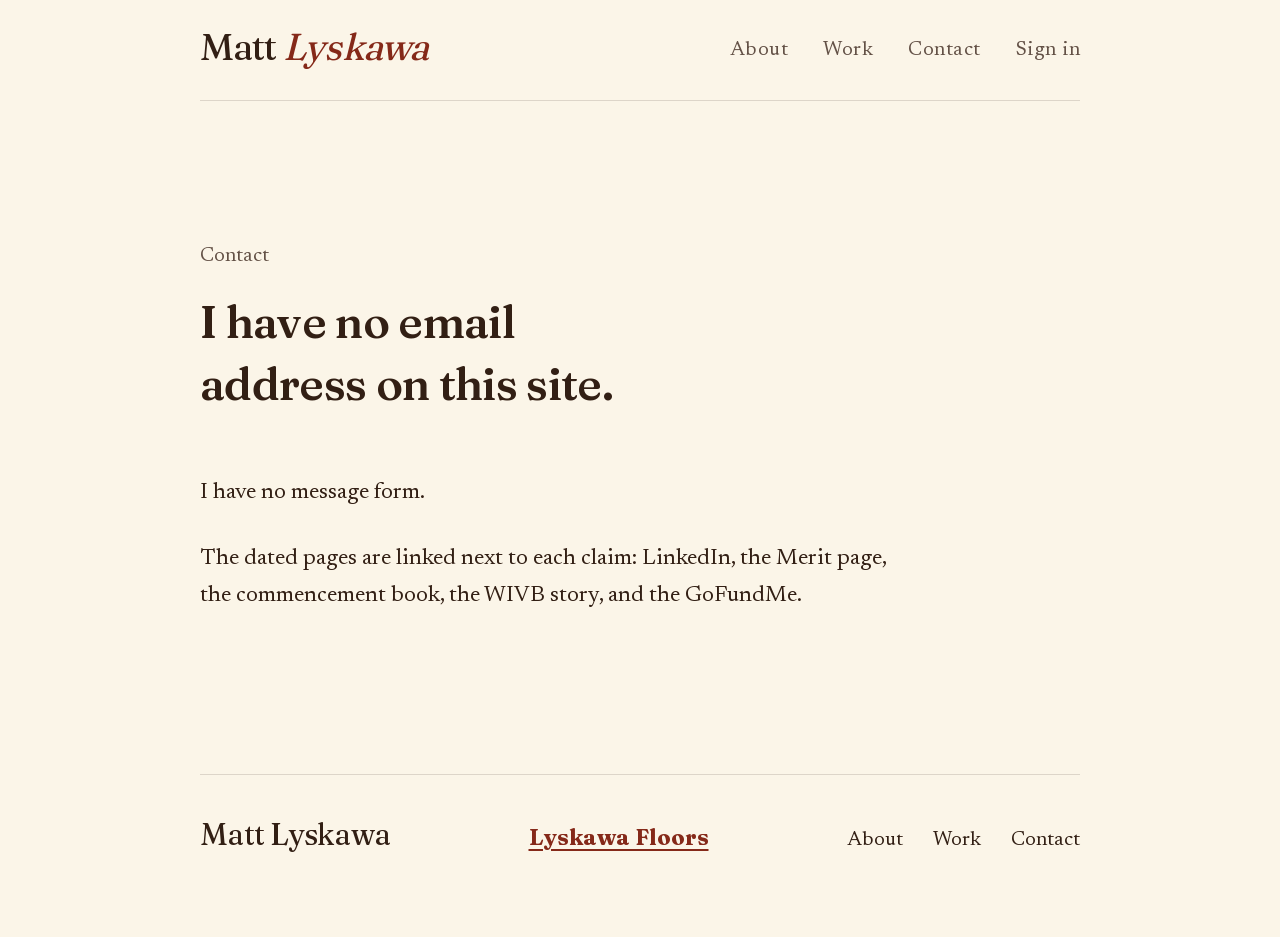
<file: contact/index.html>
<!DOCTYPE html><html lang="en" class="fraunces_d361c29d-module__5PBLiG__variable newsreader_8524af2f-module__VEC2Nq__variable h-full antialiased"><head><meta charSet="utf-8"/><meta name="viewport" content="width=device-width, initial-scale=1"/><link rel="preload" href="/_next/static/media/03bda585a99c6450-s.p.32sris142tqlb.woff2" as="font" crossorigin="" type="font/woff2"/><link rel="preload" href="/_next/static/media/5f402bd2d8eef81a-s.p.40bho2kviej2o.woff2" as="font" crossorigin="" type="font/woff2"/><link rel="stylesheet" href="/_next/static/chunks/3dlrgronchbfu.css" data-precedence="next"/><link rel="preload" as="script" fetchPriority="low" href="/_next/static/chunks/3mc6dra1m0098.js"/><script src="/_next/static/chunks/2i51e627rllld.js" async=""></script><script src="/_next/static/chunks/1rj7ns8rte9vc.js" async=""></script><script src="/_next/static/chunks/3fly1jhnacksh.js" async=""></script><script src="/_next/static/chunks/turbopack-32cw32wjdmm_2.js" async=""></script><script src="/_next/static/chunks/0p81fiu7305ru.js" async=""></script><script src="/_next/static/chunks/1f7prws197kn1.js" async=""></script><script src="/_next/static/chunks/0ne2hsp6r-ly6.js" async=""></script><title>Matt Lyskawa · Contact</title><meta name="description" content="I have no email address on this site, and no message form."/><meta name="robots" content="index, follow"/><meta property="og:title" content="Matt Lyskawa"/><meta property="og:description" content="Matt Lyskawa. It is impossible not to hire me. I am data-driven. I graduated cum laude. I was number 1. I create at AMI. Python. I am experienced. AWS. I am experienced. MongoDB. I am experienced. I built the store from scratch. I kept going at Moog. I played infielder. I was listed as a pitcher. In my words: currently leading technical systems and client integrations at a healthcare company. I reported to Paul Guerrier. “Creator @ AMI | Computer Science.” I built createaboulder.com. Every line of code written by hand. I built the payments. I built the shipping. I built the inventory. I built the backend. I shot a few ads. The 2025 commencement book lists me, cum laude. I have a Bachelor of Science in Computer Science from the University at Buffalo School of Engineering and Applied Sciences. I made the Williamsville North honor roll in Grade 10. I finished with the class of 2021. I am from East Amherst, New York. I was a sophomore infielder in 2018–19. I am a Content Creator at Advanced Medical Integration. I work in Clearwater, Florida. I interned at Moog. I worked in IT and Computer Science. I worked in East Aurora, New York. Every line of code written by hand. I built it for my brother’s business. I am experienced in Python, AWS, and MongoDB. I fish. I drive cars. I lift weights. I play baseball."/><meta property="og:type" content="website"/><meta name="twitter:card" content="summary"/><meta name="twitter:title" content="Matt Lyskawa"/><meta name="twitter:description" content="Matt Lyskawa. It is impossible not to hire me. I am data-driven. I graduated cum laude. I was number 1. I create at AMI. Python. I am experienced. AWS. I am experienced. MongoDB. I am experienced. I built the store from scratch. I kept going at Moog. I played infielder. I was listed as a pitcher. In my words: currently leading technical systems and client integrations at a healthcare company. I reported to Paul Guerrier. “Creator @ AMI | Computer Science.” I built createaboulder.com. Every line of code written by hand. I built the payments. I built the shipping. I built the inventory. I built the backend. I shot a few ads. The 2025 commencement book lists me, cum laude. I have a Bachelor of Science in Computer Science from the University at Buffalo School of Engineering and Applied Sciences. I made the Williamsville North honor roll in Grade 10. I finished with the class of 2021. I am from East Amherst, New York. I was a sophomore infielder in 2018–19. I am a Content Creator at Advanced Medical Integration. I work in Clearwater, Florida. I interned at Moog. I worked in IT and Computer Science. I worked in East Aurora, New York. Every line of code written by hand. I built it for my brother’s business. I am experienced in Python, AWS, and MongoDB. I fish. I drive cars. I lift weights. I play baseball."/><link rel="icon" href="/icon.svg?icon.1rbk8j8qq5zuz.svg" sizes="any" type="image/svg+xml"/><meta name="next-size-adjust" content=""/><script src="/_next/static/chunks/0cz1d0mv5g_q7.js" noModule=""></script></head><body class="min-h-full bg-background text-foreground"><div hidden=""><!--$--><!--/$--></div><div class="flex min-h-full flex-col"><a href="#content" class="sr-only focus:not-sr-only focus:absolute focus:top-3 focus:left-3 focus:z-50 focus:bg-primary focus:px-3 focus:py-2 focus:text-primary-foreground">Skip to content</a><header><div class="mx-auto w-full max-w-3xl px-6 sm:px-8"><div class="flex min-h-20 items-center justify-between gap-4"><a aria-label="Matt Lyskawa, home" class="shrink-0" href="/"><span class="font-display text-xl leading-none tracking-tight text-foreground sm:text-3xl">Matt<!-- --> <span class="text-primary italic">Lyskawa</span></span></a><nav class="hidden items-center gap-7 md:flex" aria-label="Primary"><a class="text-base tracking-wide text-muted-foreground underline-offset-4 hover:text-foreground hover:underline" href="/about/">About</a><a class="text-base tracking-wide text-muted-foreground underline-offset-4 hover:text-foreground hover:underline" href="/work/">Work</a><a class="text-base tracking-wide text-muted-foreground underline-offset-4 hover:text-foreground hover:underline" href="/contact/">Contact</a><a class="text-base tracking-wide text-muted-foreground underline-offset-4 hover:text-foreground hover:underline" href="/sign-in/">Sign in</a></nav><button type="button" tabindex="0" data-slot="sheet-trigger" aria-label="Open menu" data-base-ui-click-trigger="" id="base-ui-_R_fqlb_" aria-haspopup="dialog" aria-expanded="false" class="group/button inline-flex shrink-0 items-center justify-center rounded-lg border bg-clip-padding text-sm font-medium whitespace-nowrap transition-all outline-none select-none focus-visible:border-ring focus-visible:ring-3 focus-visible:ring-ring/50 active:not-aria-[haspopup]:translate-y-px disabled:pointer-events-none disabled:opacity-50 aria-invalid:border-destructive aria-invalid:ring-3 aria-invalid:ring-destructive/20 dark:aria-invalid:border-destructive/50 dark:aria-invalid:ring-destructive/40 [&amp;_svg]:pointer-events-none [&amp;_svg]:shrink-0 [&amp;_svg:not([class*=&#x27;size-&#x27;])]:size-4 border-border bg-background hover:bg-muted hover:text-foreground aria-expanded:bg-muted aria-expanded:text-foreground dark:border-input dark:bg-input/30 dark:hover:bg-input/50 size-8 md:hidden"><svg xmlns="http://www.w3.org/2000/svg" width="24" height="24" viewBox="0 0 24 24" fill="none" stroke="currentColor" stroke-width="2" stroke-linecap="round" stroke-linejoin="round" class="lucide lucide-menu" aria-hidden="true"><path d="M4 5h16"></path><path d="M4 12h16"></path><path d="M4 19h16"></path></svg></button></div></div><div class="mx-auto w-full max-w-3xl px-6 sm:px-8"><div aria-hidden="true" class="h-px bg-foreground/15"></div></div></header><main id="content" class="flex-1"><div class="mx-auto w-full max-w-3xl px-6 py-16 sm:px-8 sm:py-28"><header><p class="text-base text-muted-foreground">Contact</p><h1 class="mt-4 max-w-xl text-3xl leading-snug text-balance sm:text-4xl">I have no email address on this site.</h1></header><div class="mt-12 max-w-xl space-y-6 text-lg leading-relaxed"><p>I have no message form.</p><p>The dated pages are linked next to each claim: LinkedIn, the Merit page, the commencement book, the WIVB story, and the GoFundMe.</p></div></div><!--$--><!--/$--></main><footer class="mt-auto"><div class="mx-auto w-full max-w-3xl px-6 pt-4 pb-16 sm:px-8"><div class="flex flex-col gap-6 border-t border-foreground/15 pt-8 sm:flex-row sm:items-baseline sm:justify-between"><p class="font-display text-2xl tracking-tight">Matt Lyskawa</p><a href="https://lyskawafloors.com" target="_blank" rel="noopener" class="text-primary underline decoration-2 underline-offset-4 font-display text-lg font-bold">Lyskawa Floors</a><ul class="flex flex-wrap gap-x-6 gap-y-2"><li><a class="text-base underline-offset-4 hover:underline" href="/about/">About</a></li><li><a class="text-base underline-offset-4 hover:underline" href="/work/">Work</a></li><li><a class="text-base underline-offset-4 hover:underline" href="/contact/">Contact</a></li></ul></div></div></footer></div><script src="/_next/static/chunks/3mc6dra1m0098.js" id="_R_" async=""></script><script>(self.__next_f=self.__next_f||[]).push([0])</script><script>self.__next_f.push([1,"1:\"$Sreact.fragment\"\n2:I[3020,[\"/_next/static/chunks/0p81fiu7305ru.js\",\"/_next/static/chunks/1f7prws197kn1.js\",\"/_next/static/chunks/0ne2hsp6r-ly6.js\"],\"SiteHeader\"]\n3:I[39756,[\"/_next/static/chunks/0p81fiu7305ru.js\",\"/_next/static/chunks/1f7prws197kn1.js\",\"/_next/static/chunks/0ne2hsp6r-ly6.js\"],\"default\"]\n4:I[37457,[\"/_next/static/chunks/0p81fiu7305ru.js\",\"/_next/static/chunks/1f7prws197kn1.js\",\"/_next/static/chunks/0ne2hsp6r-ly6.js\"],\"default\"]\n5:I[22016,[\"/_next/static/chunks/0p81fiu7305ru.js\",\"/_next/static/chunks/1f7prws197kn1.js\",\"/_next/static/chunks/0ne2hsp6r-ly6.js\"],\"\"]\n6:I[97367,[\"/_next/static/chunks/0p81fiu7305ru.js\",\"/_next/static/chunks/1f7prws197kn1.js\",\"/_next/static/chunks/0ne2hsp6r-ly6.js\"],\"OutletBoundary\"]\n7:\"$Sreact.suspense\"\ne:I[68027,[\"/_next/static/chunks/0p81fiu7305ru.js\",\"/_next/static/chunks/1f7prws197kn1.js\",\"/_next/static/chunks/0ne2hsp6r-ly6.js\"],\"default\",1]\n:HL[\"/_next/static/chunks/3dlrgronchbfu.css\",\"style\"]\n:HL[\"/_next/static/media/03bda585a99c6450-s.p.32sris142tqlb.woff2\",\"font\",{\"crossOrigin\":\"\",\"type\":\"font/woff2\"}]\n:HL[\"/_next/static/media/5f402bd2d8eef81a-s.p.40bho2kviej2o.woff2\",\"font\",{\"crossOrigin\":\"\",\"type\":\"font/woff2\"}]\n9:X\n0:{\"P\":null,\"c\":[\"\",\"contact\",\"\"],\"q\":\"\",\"i\":false,\"f\":[[[\"\",{\"children\":[\"contact\",{\"children\":[\"__PAGE__\",{},\"$undefined\",\"$undefined\",4608]},\"$undefined\",\"$undefined\",4608]},\"$undefined\",\"$undefined\",4624],[[\"$\",\"$1\",\"c\",{\"children\":[[[\"$\",\"link\",\"0\",{\"rel\":\"stylesheet\",\"href\":\"/_next/static/chunks/3dlrgronchbfu.css\",\"precedence\":\"next\",\"crossOrigin\":\"$undefined\",\"nonce\":\"$undefined\"}],[\"$\",\"script\",\"script-0\",{\"src\":\"/_next/static/chunks/0p81fiu7305ru.js\",\"async\":true,\"nonce\":\"$undefined\"}],[\"$\",\"script\",\"script-1\",{\"src\":\"/_next/static/chunks/1f7prws197kn1.js\",\"async\":true,\"nonce\":\"$undefined\"}],[\"$\",\"script\",\"script-2\",{\"src\":\"/_next/static/chunks/0ne2hsp6r-ly6.js\",\"async\":true,\"nonce\":\"$undefined\"}]],[\"$\",\"html\",null,{\"lang\":\"en\",\"className\":\"fraunces_d361c29d-module__5PBLiG__variable newsreader_8524af2f-module__VEC2Nq__variable h-full antialiased\",\"children\":[\"$\",\"body\",null,{\"className\":\"min-h-full bg-background text-foreground\",\"children\":[\"$\",\"div\",null,{\"className\":\"flex min-h-full flex-col\",\"children\":[[\"$\",\"a\",null,{\"href\":\"#content\",\"className\":\"sr-only focus:not-sr-only focus:absolute focus:top-3 focus:left-3 focus:z-50 focus:bg-primary focus:px-3 focus:py-2 focus:text-primary-foreground\",\"children\":\"Skip to content\"}],[\"$\",\"$L2\",null,{}],[\"$\",\"main\",null,{\"id\":\"content\",\"className\":\"flex-1\",\"children\":[\"$\",\"$L3\",null,{\"parallelRouterKey\":\"children\",\"error\":\"$undefined\",\"errorStyles\":\"$undefined\",\"errorScripts\":\"$undefined\",\"template\":[\"$\",\"$L4\",null,{}],\"templateStyles\":\"$undefined\",\"templateScripts\":\"$undefined\",\"notFound\":[[\"$\",\"div\",null,{\"className\":\"mx-auto w-full max-w-3xl px-6 py-16 sm:px-8 sm:py-28\",\"children\":[[\"$\",\"h1\",null,{\"className\":\"max-w-xl text-4xl leading-tight text-balance\",\"children\":\"I do not have that page.\"}],[\"$\",\"p\",null,{\"className\":\"mt-8 max-w-lg text-lg leading-relaxed text-pretty text-muted-foreground\",\"children\":\"I am Matt Lyskawa. The pages I have are home, about, work, and contact.\"}],[\"$\",\"$L5\",null,{\"href\":\"/\",\"className\":\"mt-8 inline-block text-primary underline decoration-2 underline-offset-4\",\"children\":\"Back home\"}]]}],[]],\"forbidden\":\"$undefined\",\"unauthorized\":\"$undefined\"}]}],[\"$\",\"footer\",null,{\"className\":\"mt-auto\",\"children\":[\"$\",\"div\",null,{\"className\":\"mx-auto w-full max-w-3xl px-6 pt-4 pb-16 sm:px-8\",\"children\":[\"$\",\"div\",null,{\"className\":\"flex flex-col gap-6 border-t border-foreground/15 pt-8 sm:flex-row sm:items-baseline sm:justify-between\",\"children\":[[\"$\",\"p\",null,{\"className\":\"font-display text-2xl tracking-tight\",\"children\":\"Matt Lyskawa\"}],[\"$\",\"a\",null,{\"href\":\"https://lyskawafloors.com\",\"target\":\"_blank\",\"rel\":\"noopener\",\"className\":\"text-primary underline decoration-2 underline-offset-4 font-display text-lg font-bold\",\"children\":\"Lyskawa Floors\"}],[\"$\",\"ul\",null,{\"className\":\"flex flex-wrap gap-x-6 gap-y-2\",\"children\":[[\"$\",\"li\",\"/about\",{\"children\":[\"$\",\"$L5\",null,{\"href\":\"/about\",\"className\":\"text-base underline-offset-4 hover:underline\",\"children\":\"About\"}]}],[\"$\",\"li\",\"/work\",{\"children\":[\"$\",\"$L5\",null,{\"href\":\"/work\",\"className\":\"text-base underline-offset-4 hover:underline\",\"children\":\"Work\"}]}],[\"$\",\"li\",\"/contact\",{\"children\":[\"$\",\"$L5\",null,{\"href\":\"/contact\",\"className\":\"text-base underline-offset-4 hover:underline\",\"children\":\"Contact\"}]}]]}]]}]}]}]]}]}]}]]}],{\"children\":[[\"$\",\"$1\",\"c\",{\"children\":[null,[\"$\",\"$L3\",null,{\"parallelRouterKey\":\"children\",\"error\":\"$undefined\",\"errorStyles\":\"$undefined\",\"errorScripts\":\"$undefined\",\"template\":[\"$\",\"$L4\",null,{}],\"templateStyles\":\"$undefined\",\"templateScripts\":\"$undefined\",\"notFound\":\"$undefined\",\"forbidden\":\"$undefined\",\"unauthorized\":\"$undefined\"}]]}],{\"children\":[[\"$\",\"$1\",\"c\",{\"children\":[[\"$\",\"div\",null,{\"className\":\"mx-auto w-full max-w-3xl px-6 py-16 sm:px-8 sm:py-28\",\"children\":[[\"$\",\"header\",null,{\"children\":[[\"$\",\"p\",null,{\"className\":\"text-base text-muted-foreground\",\"children\":\"Contact\"}],[\"$\",\"h1\",null,{\"className\":\"mt-4 max-w-xl text-3xl leading-snug text-balance sm:text-4xl\",\"children\":\"I have no email address on this site.\"}]]}],[\"$\",\"div\",null,{\"className\":\"mt-12 max-w-xl space-y-6 text-lg leading-relaxed\",\"children\":[[\"$\",\"p\",\"I have no message form.\",{\"children\":\"I have no message form.\"}],[\"$\",\"p\",\"The dated pages are linked next to each claim: LinkedIn, the Merit page, the commencement book, the WIVB story, and the GoFundMe.\",{\"children\":\"The dated pages are linked next to each claim: LinkedIn, the Merit page, the commencement book, the WIVB story, and the GoFundMe.\"}]]}]]}],null,[\"$\",\"$L6\",null,{\"children\":[\"$\",\"$7\",null,{\"name\":\"Next.MetadataOutlet\",\"children\":\"$@8\"}]}]]}],{},null,false,null]},null,false,\"$9\"]},null,false,null],[\"$\",\"$1\",\"h\",{\"children\":[\"$La\",\"$Lb\",\"$Lc\",\"$Ld\"]}],false]],\"m\":\"$undefined\",\"G\":[\"$e\",[\"$Lf\"]],\"S\":true,\"h\":null,\"r\":\"$undefined\",\"s\":\"$undefined\",\"a\":\"$undefined\",\"l\":\"$undefined\",\"p\":\"$undefined\",\"d\":\"$undefined\",\"b\":\"cKym0j-0b51dyKOBZUQWz\"}\n10:I[97367,[\"/_next/static/chunks/0p81fiu7305ru.js\",\"/_next/static/chunks/1f7prws197kn1.js\",\"/_next/static/chunks/0ne2hsp6r-ly6.js\"],\"ViewportBoundary\"]\n12:I[97367,[\"/_next/static/chunks/0p81fiu7305ru.js\",\"/_next/static/chunks/1f7prws197kn1.js\",\"/_next/static/chunks/0ne2hsp6r-ly6.js\"],\"MetadataBoundary\"]\n9:C\na:null\nb:[\"$\",\"$L10\",null,{\"children\":\"$L11\"}]\nc:[\"$\",\"div\",null,{\"hidden\":true,\"children\":[\"$\",\"$L12\",null,{\"children\":[\"$\",\"$7\",null,{\"name\":\"Next.Metadata\",\"children\":\"$L13\"}]}]}]\nd:[\"$\",\"meta\",null,{\"name\":\"next-size-adjust\",\"content\":\"\"}]\nf:[\"$\",\"link\",\"0\",{\"rel\":\"stylesheet\",\"href\":\"/_next/static/chunks/3dlrgronchbfu.css\",\"precedence\":\"next\",\"crossOrigin\":\"$undefined\",\"nonce\":\"$undefined\"}]\n11:[[\"$\",\"meta\",\"0\",{\"charSet\":\"utf-8\"}],[\"$\",\"meta\",\"1\",{\"name\":\"viewport\",\"content\":\"width=device-width, initial-scale=1\"}]]\n16:I[27201,[\"/_next/static/chunks/0p81fiu7305ru.js\",\"/_next/static/chunks/1f7prws197kn1.js\",\"/_next/static/chunks/0ne2hsp6r-ly6.js\"],\"IconMark\"]\n8:null\n14:T530,Matt Lyskawa. It is impossible not to hire me. I am data-driven. I graduated cum laude. I was number 1. I create at AMI. Python. I am experienced. AWS. I am experienced. MongoDB. I am experienced. I built the store from scratch. I kept going at Moog. I played infielder. I was listed as a pitcher. In my words: currently leading technical systems and client integrations at a healthcare company. I reported to Paul Guerrier. “Creator @ AMI | Computer Science.” I built createaboulder.com. Every line of code written by hand. I built the payments. I built the shipping. I built the inventory. I built the backend. I shot a few ads. The 2025 commencement book lists me, cum laude. I have a Bachelor of Science in Computer Science from the University at Buffalo School of Engineering and Applied Sciences. I made the Williamsville North honor roll in Grade 10. I finished with the class of 2021. I am from East Amherst, New York. I was a sophomore infielder in 2018–19. I am a Content Creator at Advanced Medical Integration. I work in Clearwater, Florida. I interned at Moog. I worked in IT and Computer Science. I worked in East Aurora, New York. Every line of code written by hand. I built it for my brother’s business. I am experienced in Python, AWS, and MongoDB. I fish. I drive cars. I lift weights. I play baseball.15:T530,Matt Lyskawa. It is impossible not to hire me. I am data-driven. I graduated cum laude. I was number 1. I create at AMI. Python. I am experienced. AWS. I am experienced. MongoDB. I am experienced. I built the store from scratch. I kept going at Moog. I played infielder. I was listed as a pitcher. In my words: currently leading technical systems and client integrations at a healthcare company. I reported to Paul Guerrier. “Creator @ AMI | Computer Science.” I built createaboulder.com. Every line of code written by hand. I built the payments. I built the shipping. I built the inventory. I built the backend. I shot a few ads. The 2025 commencement book lists me, cum laude. I have a Bachelor of Science in Computer Science from the University at Buffalo School of Engineering and Applied Sciences. I made the Williamsville North honor roll in Grade 10. I finished with the class of 2021. I am from East Amherst, New York. I was a sophomore infielder in 2018–19. I am a Content Creator at Advanced Medical Integration. I work in Clearwater, Florida. I interned at Moog. I worked in IT and Computer Science. I worked in East Aurora, New York. Every line of code written by hand. I built it for my brother’s business. I am experienced in Python, AWS, and MongoDB. I fish. I drive cars. I lift weights. I play baseball.13:[[\"$\",\"title\",\"0\",{\"children\":\"Matt Lyskawa · Contact\"}],[\"$\",\"meta\",\"1\",{\"name\":\"description\",\"content\":\"I have no email address on this site, and no message form.\"}],[\"$\",\"meta\",\"2\",{\"name\":\"robots\",\"content\":\"index, follow\"}],[\"$\",\"meta\",\"3\",{\"property\":\"og:title\",\"content\":\"Matt Lyskawa\"}],[\"$\",\"meta\",\"4\",{\"property\":\"og:description\",\"content\":\"$14\"}],[\"$\",\"meta\",\"5\",{\"property\":\"og:type\",\"content\":\"website\"}],[\"$\",\"meta\",\"6\",{\"name\":\"twitter:card\",\"content\":\"summary\"}],[\"$\",\"meta\",\"7\",{\"name\":\"twitter:title\",\"content\":\"Matt Lyskawa\"}],[\"$\",\"meta\",\"8\",{\"name\":\"twitter:description\",\"content\":\"$15\"}],[\"$\",\"link\",\"9\",{\"rel\":\"icon\",\"href\":\"/icon.svg?icon.1rbk8j8qq5zuz.svg\",\"sizes\":\"any\",\"type\":\"image/svg+xml\"}],[\"$\",\"$L16\",\"10\",{}]]\n"])</script></body></html>
</file>
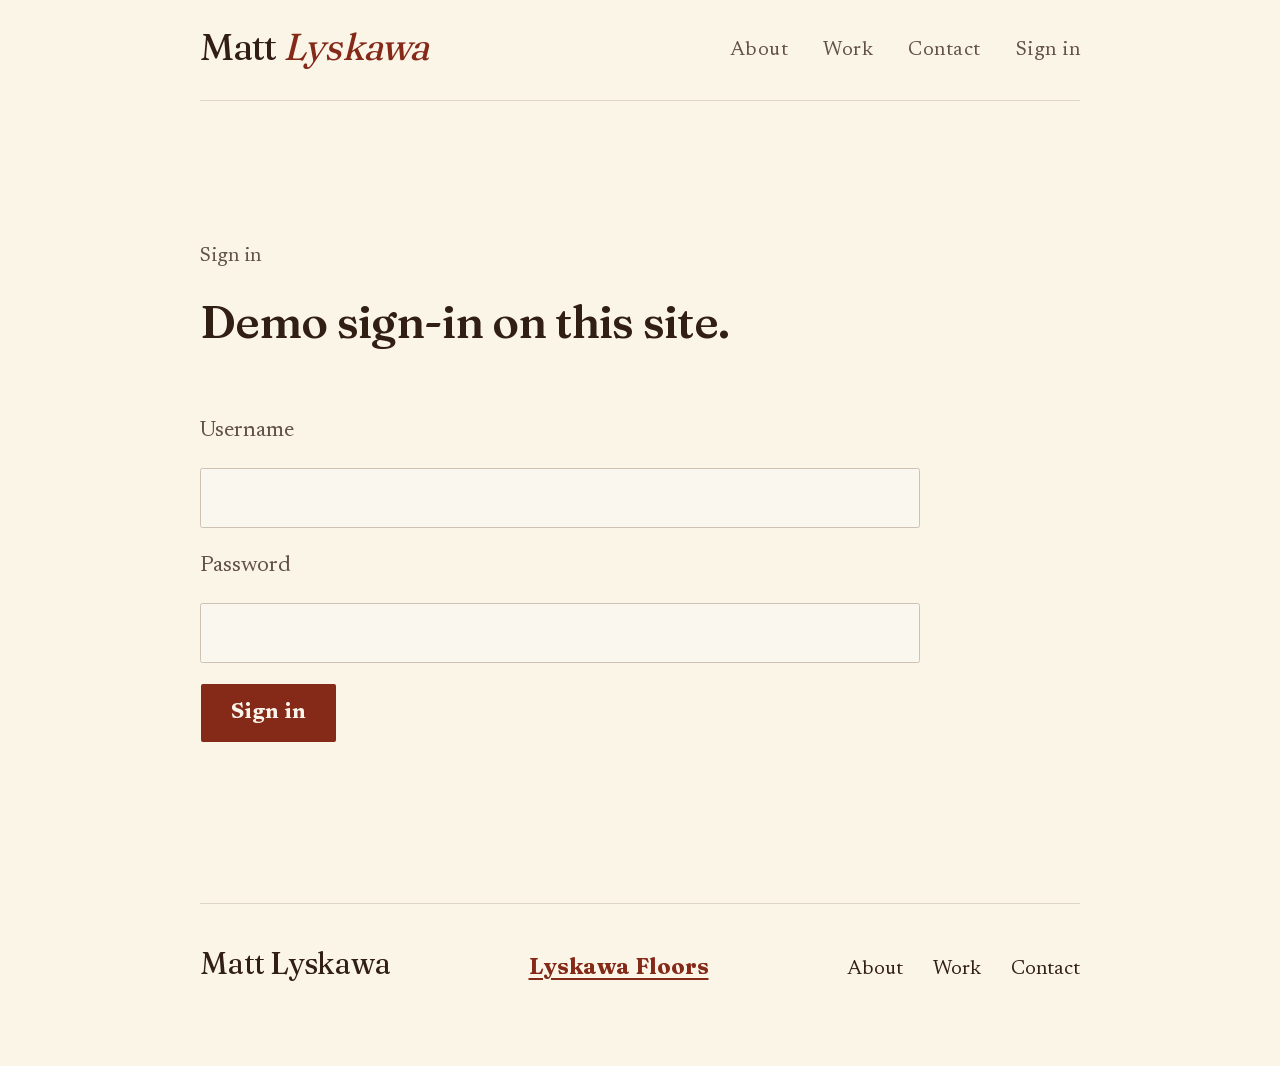
<file: sign-in/index.html>
<!DOCTYPE html><html lang="en" class="fraunces_d361c29d-module__5PBLiG__variable newsreader_8524af2f-module__VEC2Nq__variable h-full antialiased"><head><meta charSet="utf-8"/><meta name="viewport" content="width=device-width, initial-scale=1"/><link rel="preload" href="/_next/static/media/03bda585a99c6450-s.p.32sris142tqlb.woff2" as="font" crossorigin="" type="font/woff2"/><link rel="preload" href="/_next/static/media/5f402bd2d8eef81a-s.p.40bho2kviej2o.woff2" as="font" crossorigin="" type="font/woff2"/><link rel="stylesheet" href="/_next/static/chunks/3dlrgronchbfu.css" data-precedence="next"/><link rel="preload" as="script" fetchPriority="low" href="/_next/static/chunks/3mc6dra1m0098.js"/><script src="/_next/static/chunks/2i51e627rllld.js" async=""></script><script src="/_next/static/chunks/1rj7ns8rte9vc.js" async=""></script><script src="/_next/static/chunks/3fly1jhnacksh.js" async=""></script><script src="/_next/static/chunks/turbopack-32cw32wjdmm_2.js" async=""></script><script src="/_next/static/chunks/0p81fiu7305ru.js" async=""></script><script src="/_next/static/chunks/1f7prws197kn1.js" async=""></script><script src="/_next/static/chunks/0ne2hsp6r-ly6.js" async=""></script><script src="/_next/static/chunks/3s40setdujl6m.js" async=""></script><title>Matt Lyskawa · Sign in</title><meta name="description" content="Demo sign-in on this site."/><meta name="robots" content="index, follow"/><meta property="og:title" content="Matt Lyskawa"/><meta property="og:description" content="Matt Lyskawa. It is impossible not to hire me. I am data-driven. I graduated cum laude. I was number 1. I create at AMI. Python. I am experienced. AWS. I am experienced. MongoDB. I am experienced. I built the store from scratch. I kept going at Moog. I played infielder. I was listed as a pitcher. In my words: currently leading technical systems and client integrations at a healthcare company. I reported to Paul Guerrier. “Creator @ AMI | Computer Science.” I built createaboulder.com. Every line of code written by hand. I built the payments. I built the shipping. I built the inventory. I built the backend. I shot a few ads. The 2025 commencement book lists me, cum laude. I have a Bachelor of Science in Computer Science from the University at Buffalo School of Engineering and Applied Sciences. I made the Williamsville North honor roll in Grade 10. I finished with the class of 2021. I am from East Amherst, New York. I was a sophomore infielder in 2018–19. I am a Content Creator at Advanced Medical Integration. I work in Clearwater, Florida. I interned at Moog. I worked in IT and Computer Science. I worked in East Aurora, New York. Every line of code written by hand. I built it for my brother’s business. I am experienced in Python, AWS, and MongoDB. I fish. I drive cars. I lift weights. I play baseball."/><meta property="og:type" content="website"/><meta name="twitter:card" content="summary"/><meta name="twitter:title" content="Matt Lyskawa"/><meta name="twitter:description" content="Matt Lyskawa. It is impossible not to hire me. I am data-driven. I graduated cum laude. I was number 1. I create at AMI. Python. I am experienced. AWS. I am experienced. MongoDB. I am experienced. I built the store from scratch. I kept going at Moog. I played infielder. I was listed as a pitcher. In my words: currently leading technical systems and client integrations at a healthcare company. I reported to Paul Guerrier. “Creator @ AMI | Computer Science.” I built createaboulder.com. Every line of code written by hand. I built the payments. I built the shipping. I built the inventory. I built the backend. I shot a few ads. The 2025 commencement book lists me, cum laude. I have a Bachelor of Science in Computer Science from the University at Buffalo School of Engineering and Applied Sciences. I made the Williamsville North honor roll in Grade 10. I finished with the class of 2021. I am from East Amherst, New York. I was a sophomore infielder in 2018–19. I am a Content Creator at Advanced Medical Integration. I work in Clearwater, Florida. I interned at Moog. I worked in IT and Computer Science. I worked in East Aurora, New York. Every line of code written by hand. I built it for my brother’s business. I am experienced in Python, AWS, and MongoDB. I fish. I drive cars. I lift weights. I play baseball."/><link rel="icon" href="/icon.svg?icon.1rbk8j8qq5zuz.svg" sizes="any" type="image/svg+xml"/><meta name="next-size-adjust" content=""/><script src="/_next/static/chunks/0cz1d0mv5g_q7.js" noModule=""></script></head><body class="min-h-full bg-background text-foreground"><div hidden=""><!--$--><!--/$--></div><div class="flex min-h-full flex-col"><a href="#content" class="sr-only focus:not-sr-only focus:absolute focus:top-3 focus:left-3 focus:z-50 focus:bg-primary focus:px-3 focus:py-2 focus:text-primary-foreground">Skip to content</a><header><div class="mx-auto w-full max-w-3xl px-6 sm:px-8"><div class="flex min-h-20 items-center justify-between gap-4"><a aria-label="Matt Lyskawa, home" class="shrink-0" href="/"><span class="font-display text-xl leading-none tracking-tight text-foreground sm:text-3xl">Matt<!-- --> <span class="text-primary italic">Lyskawa</span></span></a><nav class="hidden items-center gap-7 md:flex" aria-label="Primary"><a class="text-base tracking-wide text-muted-foreground underline-offset-4 hover:text-foreground hover:underline" href="/about/">About</a><a class="text-base tracking-wide text-muted-foreground underline-offset-4 hover:text-foreground hover:underline" href="/work/">Work</a><a class="text-base tracking-wide text-muted-foreground underline-offset-4 hover:text-foreground hover:underline" href="/contact/">Contact</a><a class="text-base tracking-wide text-muted-foreground underline-offset-4 hover:text-foreground hover:underline" href="/sign-in/">Sign in</a></nav><button type="button" tabindex="0" data-slot="sheet-trigger" aria-label="Open menu" data-base-ui-click-trigger="" id="base-ui-_R_fqlb_" aria-haspopup="dialog" aria-expanded="false" class="group/button inline-flex shrink-0 items-center justify-center rounded-lg border bg-clip-padding text-sm font-medium whitespace-nowrap transition-all outline-none select-none focus-visible:border-ring focus-visible:ring-3 focus-visible:ring-ring/50 active:not-aria-[haspopup]:translate-y-px disabled:pointer-events-none disabled:opacity-50 aria-invalid:border-destructive aria-invalid:ring-3 aria-invalid:ring-destructive/20 dark:aria-invalid:border-destructive/50 dark:aria-invalid:ring-destructive/40 [&amp;_svg]:pointer-events-none [&amp;_svg]:shrink-0 [&amp;_svg:not([class*=&#x27;size-&#x27;])]:size-4 border-border bg-background hover:bg-muted hover:text-foreground aria-expanded:bg-muted aria-expanded:text-foreground dark:border-input dark:bg-input/30 dark:hover:bg-input/50 size-8 md:hidden"><svg xmlns="http://www.w3.org/2000/svg" width="24" height="24" viewBox="0 0 24 24" fill="none" stroke="currentColor" stroke-width="2" stroke-linecap="round" stroke-linejoin="round" class="lucide lucide-menu" aria-hidden="true"><path d="M4 5h16"></path><path d="M4 12h16"></path><path d="M4 19h16"></path></svg></button></div></div><div class="mx-auto w-full max-w-3xl px-6 sm:px-8"><div aria-hidden="true" class="h-px bg-foreground/15"></div></div></header><main id="content" class="flex-1"><div class="mx-auto w-full max-w-3xl px-6 py-16 sm:px-8 sm:py-28"><header><p class="text-base text-muted-foreground">Sign in</p><h1 class="mt-4 max-w-xl text-3xl leading-snug text-balance sm:text-4xl">Demo sign-in on this site.</h1></header><div class="mt-12 max-w-xl"><form class="mt-8 space-y-4"><label class="block text-lg text-muted-foreground" for="username">Username</label><input data-slot="input" class="h-12 w-full min-w-0 rounded-md border border-input bg-card px-3 text-base text-foreground outline-none placeholder:text-muted-foreground focus-visible:border-ring focus-visible:ring-3 focus-visible:ring-ring/50 disabled:pointer-events-none disabled:opacity-50" id="username" autoComplete="username" value=""/><label class="block text-lg text-muted-foreground" for="password">Password</label><input type="password" data-slot="input" class="h-12 w-full min-w-0 rounded-md border border-input bg-card px-3 text-base text-foreground outline-none placeholder:text-muted-foreground focus-visible:border-ring focus-visible:ring-3 focus-visible:ring-ring/50 disabled:pointer-events-none disabled:opacity-50" id="password" autoComplete="current-password" value=""/><button type="submit" tabindex="0" data-slot="button" class="group/button inline-flex shrink-0 items-center justify-center rounded-lg border border-transparent bg-clip-padding whitespace-nowrap transition-all outline-none select-none focus-visible:border-ring focus-visible:ring-3 focus-visible:ring-ring/50 active:not-aria-[haspopup]:translate-y-px disabled:pointer-events-none disabled:opacity-50 aria-invalid:border-destructive aria-invalid:ring-3 aria-invalid:ring-destructive/20 dark:aria-invalid:border-destructive/50 dark:aria-invalid:ring-destructive/40 [&amp;_svg]:pointer-events-none [&amp;_svg]:shrink-0 [&amp;_svg:not([class*=&#x27;size-&#x27;])]:size-4 bg-primary text-primary-foreground hover:bg-primary/80 gap-1.5 has-data-[icon=inline-end]:pr-2 has-data-[icon=inline-start]:pl-2 h-12 px-6 text-lg font-bold">Sign in</button></form></div></div><!--$--><!--/$--></main><footer class="mt-auto"><div class="mx-auto w-full max-w-3xl px-6 pt-4 pb-16 sm:px-8"><div class="flex flex-col gap-6 border-t border-foreground/15 pt-8 sm:flex-row sm:items-baseline sm:justify-between"><p class="font-display text-2xl tracking-tight">Matt Lyskawa</p><a href="https://lyskawafloors.com" target="_blank" rel="noopener" class="text-primary underline decoration-2 underline-offset-4 font-display text-lg font-bold">Lyskawa Floors</a><ul class="flex flex-wrap gap-x-6 gap-y-2"><li><a class="text-base underline-offset-4 hover:underline" href="/about/">About</a></li><li><a class="text-base underline-offset-4 hover:underline" href="/work/">Work</a></li><li><a class="text-base underline-offset-4 hover:underline" href="/contact/">Contact</a></li></ul></div></div></footer></div><script src="/_next/static/chunks/3mc6dra1m0098.js" id="_R_" async=""></script><script>(self.__next_f=self.__next_f||[]).push([0])</script><script>self.__next_f.push([1,"1:\"$Sreact.fragment\"\n2:I[3020,[\"/_next/static/chunks/0p81fiu7305ru.js\",\"/_next/static/chunks/1f7prws197kn1.js\",\"/_next/static/chunks/0ne2hsp6r-ly6.js\"],\"SiteHeader\"]\n3:I[39756,[\"/_next/static/chunks/0p81fiu7305ru.js\",\"/_next/static/chunks/1f7prws197kn1.js\",\"/_next/static/chunks/0ne2hsp6r-ly6.js\"],\"default\"]\n4:I[37457,[\"/_next/static/chunks/0p81fiu7305ru.js\",\"/_next/static/chunks/1f7prws197kn1.js\",\"/_next/static/chunks/0ne2hsp6r-ly6.js\"],\"default\"]\n5:I[22016,[\"/_next/static/chunks/0p81fiu7305ru.js\",\"/_next/static/chunks/1f7prws197kn1.js\",\"/_next/static/chunks/0ne2hsp6r-ly6.js\"],\"\"]\n6:I[63038,[\"/_next/static/chunks/0p81fiu7305ru.js\",\"/_next/static/chunks/1f7prws197kn1.js\",\"/_next/static/chunks/0ne2hsp6r-ly6.js\",\"/_next/static/chunks/3s40setdujl6m.js\"],\"SignInForm\"]\n7:I[97367,[\"/_next/static/chunks/0p81fiu7305ru.js\",\"/_next/static/chunks/1f7prws197kn1.js\",\"/_next/static/chunks/0ne2hsp6r-ly6.js\"],\"OutletBoundary\"]\n8:\"$Sreact.suspense\"\nb:I[97367,[\"/_next/static/chunks/0p81fiu7305ru.js\",\"/_next/static/chunks/1f7prws197kn1.js\",\"/_next/static/chunks/0ne2hsp6r-ly6.js\"],\"ViewportBoundary\"]\nd:I[97367,[\"/_next/static/chunks/0p81fiu7305ru.js\",\"/_next/static/chunks/1f7prws197kn1.js\",\"/_next/static/chunks/0ne2hsp6r-ly6.js\"],\"MetadataBoundary\"]\nf:I[68027,[\"/_next/static/chunks/0p81fiu7305ru.js\",\"/_next/static/chunks/1f7prws197kn1.js\",\"/_next/static/chunks/0ne2hsp6r-ly6.js\"],\"default\",1]\n:HL[\"/_next/static/chunks/3dlrgronchbfu.css\",\"style\"]\n:HL[\"/_next/static/media/03bda585a99c6450-s.p.32sris142tqlb.woff2\",\"font\",{\"crossOrigin\":\"\",\"type\":\"font/woff2\"}]\n:HL[\"/_next/static/media/5f402bd2d8eef81a-s.p.40bho2kviej2o.woff2\",\"font\",{\"crossOrigin\":\"\",\"type\":\"font/woff2\"}]\na:X\n0:{\"P\":null,\"c\":[\"\",\"sign-in\",\"\"],\"q\":\"\",\"i\":false,\"f\":[[[\"\",{\"children\":[\"sign-in\",{\"children\":[\"__PAGE__\",{},\"$undefined\",\"$undefined\",4608]},\"$undefined\",\"$undefined\",4608]},\"$undefined\",\"$undefined\",4624],[[\"$\",\"$1\",\"c\",{\"children\":[[[\"$\",\"link\",\"0\",{\"rel\":\"stylesheet\",\"href\":\"/_next/static/chunks/3dlrgronchbfu.css\",\"precedence\":\"next\",\"crossOrigin\":\"$undefined\",\"nonce\":\"$undefined\"}],[\"$\",\"script\",\"script-0\",{\"src\":\"/_next/static/chunks/0p81fiu7305ru.js\",\"async\":true,\"nonce\":\"$undefined\"}],[\"$\",\"script\",\"script-1\",{\"src\":\"/_next/static/chunks/1f7prws197kn1.js\",\"async\":true,\"nonce\":\"$undefined\"}],[\"$\",\"script\",\"script-2\",{\"src\":\"/_next/static/chunks/0ne2hsp6r-ly6.js\",\"async\":true,\"nonce\":\"$undefined\"}]],[\"$\",\"html\",null,{\"lang\":\"en\",\"className\":\"fraunces_d361c29d-module__5PBLiG__variable newsreader_8524af2f-module__VEC2Nq__variable h-full antialiased\",\"children\":[\"$\",\"body\",null,{\"className\":\"min-h-full bg-background text-foreground\",\"children\":[\"$\",\"div\",null,{\"className\":\"flex min-h-full flex-col\",\"children\":[[\"$\",\"a\",null,{\"href\":\"#content\",\"className\":\"sr-only focus:not-sr-only focus:absolute focus:top-3 focus:left-3 focus:z-50 focus:bg-primary focus:px-3 focus:py-2 focus:text-primary-foreground\",\"children\":\"Skip to content\"}],[\"$\",\"$L2\",null,{}],[\"$\",\"main\",null,{\"id\":\"content\",\"className\":\"flex-1\",\"children\":[\"$\",\"$L3\",null,{\"parallelRouterKey\":\"children\",\"error\":\"$undefined\",\"errorStyles\":\"$undefined\",\"errorScripts\":\"$undefined\",\"template\":[\"$\",\"$L4\",null,{}],\"templateStyles\":\"$undefined\",\"templateScripts\":\"$undefined\",\"notFound\":[[\"$\",\"div\",null,{\"className\":\"mx-auto w-full max-w-3xl px-6 py-16 sm:px-8 sm:py-28\",\"children\":[[\"$\",\"h1\",null,{\"className\":\"max-w-xl text-4xl leading-tight text-balance\",\"children\":\"I do not have that page.\"}],[\"$\",\"p\",null,{\"className\":\"mt-8 max-w-lg text-lg leading-relaxed text-pretty text-muted-foreground\",\"children\":\"I am Matt Lyskawa. The pages I have are home, about, work, and contact.\"}],[\"$\",\"$L5\",null,{\"href\":\"/\",\"className\":\"mt-8 inline-block text-primary underline decoration-2 underline-offset-4\",\"children\":\"Back home\"}]]}],[]],\"forbidden\":\"$undefined\",\"unauthorized\":\"$undefined\"}]}],[\"$\",\"footer\",null,{\"className\":\"mt-auto\",\"children\":[\"$\",\"div\",null,{\"className\":\"mx-auto w-full max-w-3xl px-6 pt-4 pb-16 sm:px-8\",\"children\":[\"$\",\"div\",null,{\"className\":\"flex flex-col gap-6 border-t border-foreground/15 pt-8 sm:flex-row sm:items-baseline sm:justify-between\",\"children\":[[\"$\",\"p\",null,{\"className\":\"font-display text-2xl tracking-tight\",\"children\":\"Matt Lyskawa\"}],[\"$\",\"a\",null,{\"href\":\"https://lyskawafloors.com\",\"target\":\"_blank\",\"rel\":\"noopener\",\"className\":\"text-primary underline decoration-2 underline-offset-4 font-display text-lg font-bold\",\"children\":\"Lyskawa Floors\"}],[\"$\",\"ul\",null,{\"className\":\"flex flex-wrap gap-x-6 gap-y-2\",\"children\":[[\"$\",\"li\",\"/about\",{\"children\":[\"$\",\"$L5\",null,{\"href\":\"/about\",\"className\":\"text-base underline-offset-4 hover:underline\",\"children\":\"About\"}]}],[\"$\",\"li\",\"/work\",{\"children\":[\"$\",\"$L5\",null,{\"href\":\"/work\",\"className\":\"text-base underline-offset-4 hover:underline\",\"children\":\"Work\"}]}],[\"$\",\"li\",\"/contact\",{\"children\":[\"$\",\"$L5\",null,{\"href\":\"/contact\",\"className\":\"text-base underline-offset-4 hover:underline\",\"children\":\"Contact\"}]}]]}]]}]}]}]]}]}]}]]}],{\"children\":[[\"$\",\"$1\",\"c\",{\"children\":[null,[\"$\",\"$L3\",null,{\"parallelRouterKey\":\"children\",\"error\":\"$undefined\",\"errorStyles\":\"$undefined\",\"errorScripts\":\"$undefined\",\"template\":[\"$\",\"$L4\",null,{}],\"templateStyles\":\"$undefined\",\"templateScripts\":\"$undefined\",\"notFound\":\"$undefined\",\"forbidden\":\"$undefined\",\"unauthorized\":\"$undefined\"}]]}],{\"children\":[[\"$\",\"$1\",\"c\",{\"children\":[[\"$\",\"div\",null,{\"className\":\"mx-auto w-full max-w-3xl px-6 py-16 sm:px-8 sm:py-28\",\"children\":[[\"$\",\"header\",null,{\"children\":[[\"$\",\"p\",null,{\"className\":\"text-base text-muted-foreground\",\"children\":\"Sign in\"}],[\"$\",\"h1\",null,{\"className\":\"mt-4 max-w-xl text-3xl leading-snug text-balance sm:text-4xl\",\"children\":\"Demo sign-in on this site.\"}]]}],[\"$\",\"$L6\",null,{}]]}],[[\"$\",\"script\",\"script-0\",{\"src\":\"/_next/static/chunks/3s40setdujl6m.js\",\"async\":true,\"nonce\":\"$undefined\"}]],[\"$\",\"$L7\",null,{\"children\":[\"$\",\"$8\",null,{\"name\":\"Next.MetadataOutlet\",\"children\":\"$@9\"}]}]]}],{},null,false,null]},null,false,\"$a\"]},null,false,null],[\"$\",\"$1\",\"h\",{\"children\":[null,[\"$\",\"$Lb\",null,{\"children\":\"$Lc\"}],[\"$\",\"div\",null,{\"hidden\":true,\"children\":[\"$\",\"$Ld\",null,{\"children\":[\"$\",\"$8\",null,{\"name\":\"Next.Metadata\",\"children\":\"$Le\"}]}]}],[\"$\",\"meta\",null,{\"name\":\"next-size-adjust\",\"content\":\"\"}]]}],false]],\"m\":\"$undefined\",\"G\":[\"$f\",[[\"$\",\"link\",\"0\",{\"rel\":\"stylesheet\",\"href\":\"/_next/static/chunks/3dlrgronchbfu.css\",\"precedence\":\"next\",\"crossOrigin\":\"$undefined\",\"nonce\":\"$undefined\"}]]],\"S\":true,\"h\":null,\"r\":\"$undefined\",\"s\":\"$undefined\",\"a\":\"$undefined\",\"l\":\"$undefined\",\"p\":\"$undefined\",\"d\":\"$undefined\",\"b\":\"cKym0j-0b51dyKOBZUQWz\"}\na:C\nc:[[\"$\",\"meta\",\"0\",{\"charSet\":\"utf-8\"}],[\"$\",\"meta\",\"1\",{\"name\":\"viewport\",\"content\":\"width=device-width, initial-scale=1\"}]]\n12:I[27201,[\"/_next/static/chunks/0p81fiu7305ru.js\",\"/_next/static/chunks/1f7prws197kn1.js\",\"/_next/static/chunks/0ne2hsp6r-ly6.js\"],\"IconMark\"]\n9:null\n10:T530,Matt Lyskawa. It is impossible not to hire me. I am data-driven. I graduated cum laude. I was number 1. I create at AMI. Python. I am experienced. AWS. I am experienced. MongoDB. I am experienced. I built the store from scratch. I kept going at Moog. I played infielder. I was listed as a pitcher. In my words: currently leading technical systems and client integrations at a healthcare company. I reported to Paul Guerrier. “Creator @ AMI | Computer Science.” I built createaboulder.com. Every line of code written by hand. I built the payments. I built the shipping. I built the inventory. I built the backend. I shot a few ads. The 2025 commencement book lists me, cum laude. I have a Bachelor of Science in Computer Science from the University at Buffalo School of Engineering and Applied Sciences. I made the Williamsville North honor roll in Grade 10. I finished with the class of 2021. I am from East Amherst, New York. I was a sophomore infielder in 2018–19. I am a Content Creator at Advanced Medical Integration. I work in Clearwater, Florida. I interned at Moog. I worked in IT and Computer Science. I worked in East Aurora, New York. Every line of code written by hand. I built it for my brother’s business. I am experienced in Python, AWS, and MongoDB. I fish. I drive cars. I lift weights. I play baseball.11:T530,Matt Lyskawa. It is impossible not to hire me. I am data-driven. I graduated cum laude. I was number 1. I create at AMI. Python. I am experienced. AWS. I am experienced. MongoDB. I am experienced. I built the store from scratch. I kept going at Moog. I played infielder. I was listed as a pitcher. In my words: currently leading technical systems and client integrations at a healthcare company. I reported to Paul Guerrier. “Creator @ AMI | Computer Science.” I built createaboulder.com. Every line of code written by hand. I built the payments. I built the shipping. I built the inventory. I built the backend. I shot a few ads. The 2025 commencement book lists me, cum laude. I have a Bachelor of Science in Computer Science from the University at Buffalo School of Engineering and Applied Sciences. I made the Williamsville North honor roll in Grade 10. I finished with the class of 2021. I am from East Amherst, New York. I was a sophomore infielder in 2018–19. I am a Content Creator at Advanced Medical Integration. I work in Clearwater, Florida. I interned at Moog. I worked in IT and Computer Science. I worked in East Aurora, New York. Every line of code written by hand. I built it for my brother’s business. I am experienced in Python, AWS, and MongoDB. I fish. I drive cars. I lift weights. I play baseball.e:[[\"$\",\"title\",\"0\",{\"children\":\"Matt Lyskawa · Sign in\"}],[\"$\",\"meta\",\"1\",{\"name\":\"description\",\"content\":\"Demo sign-in on this site.\"}],[\"$\",\"meta\",\"2\",{\"name\":\"robots\",\"content\":\"index, follow\"}],[\"$\",\"meta\",\"3\",{\"property\":\"og:title\",\"content\":\"Matt Lyskawa\"}],[\"$\",\"meta\",\"4\",{\"property\":\"og:description\",\"content\":\"$10\"}],[\"$\",\"meta\",\"5\",{\"property\":\"og:type\",\"content\":\"website\"}],[\"$\",\"meta\",\"6\",{\"name\":\"twitter:card\",\"content\":\"summary\"}],[\"$\",\"meta\",\"7\",{\"name\":\"twitter:title\",\"content\":\"Matt Lyskawa\"}],[\"$\",\"meta\",\"8\",{\"name\":\"twitter:description\",\"content\":\"$11\"}],[\"$\",\"link\",\"9\",{\"rel\":\"icon\",\"href\":\"/icon.svg?icon.1rbk8j8qq5zuz.svg\",\"sizes\":\"any\",\"type\":\"image/svg+xml\"}],[\"$\",\"$L12\",\"10\",{}]]\n"])</script></body></html>
</file>
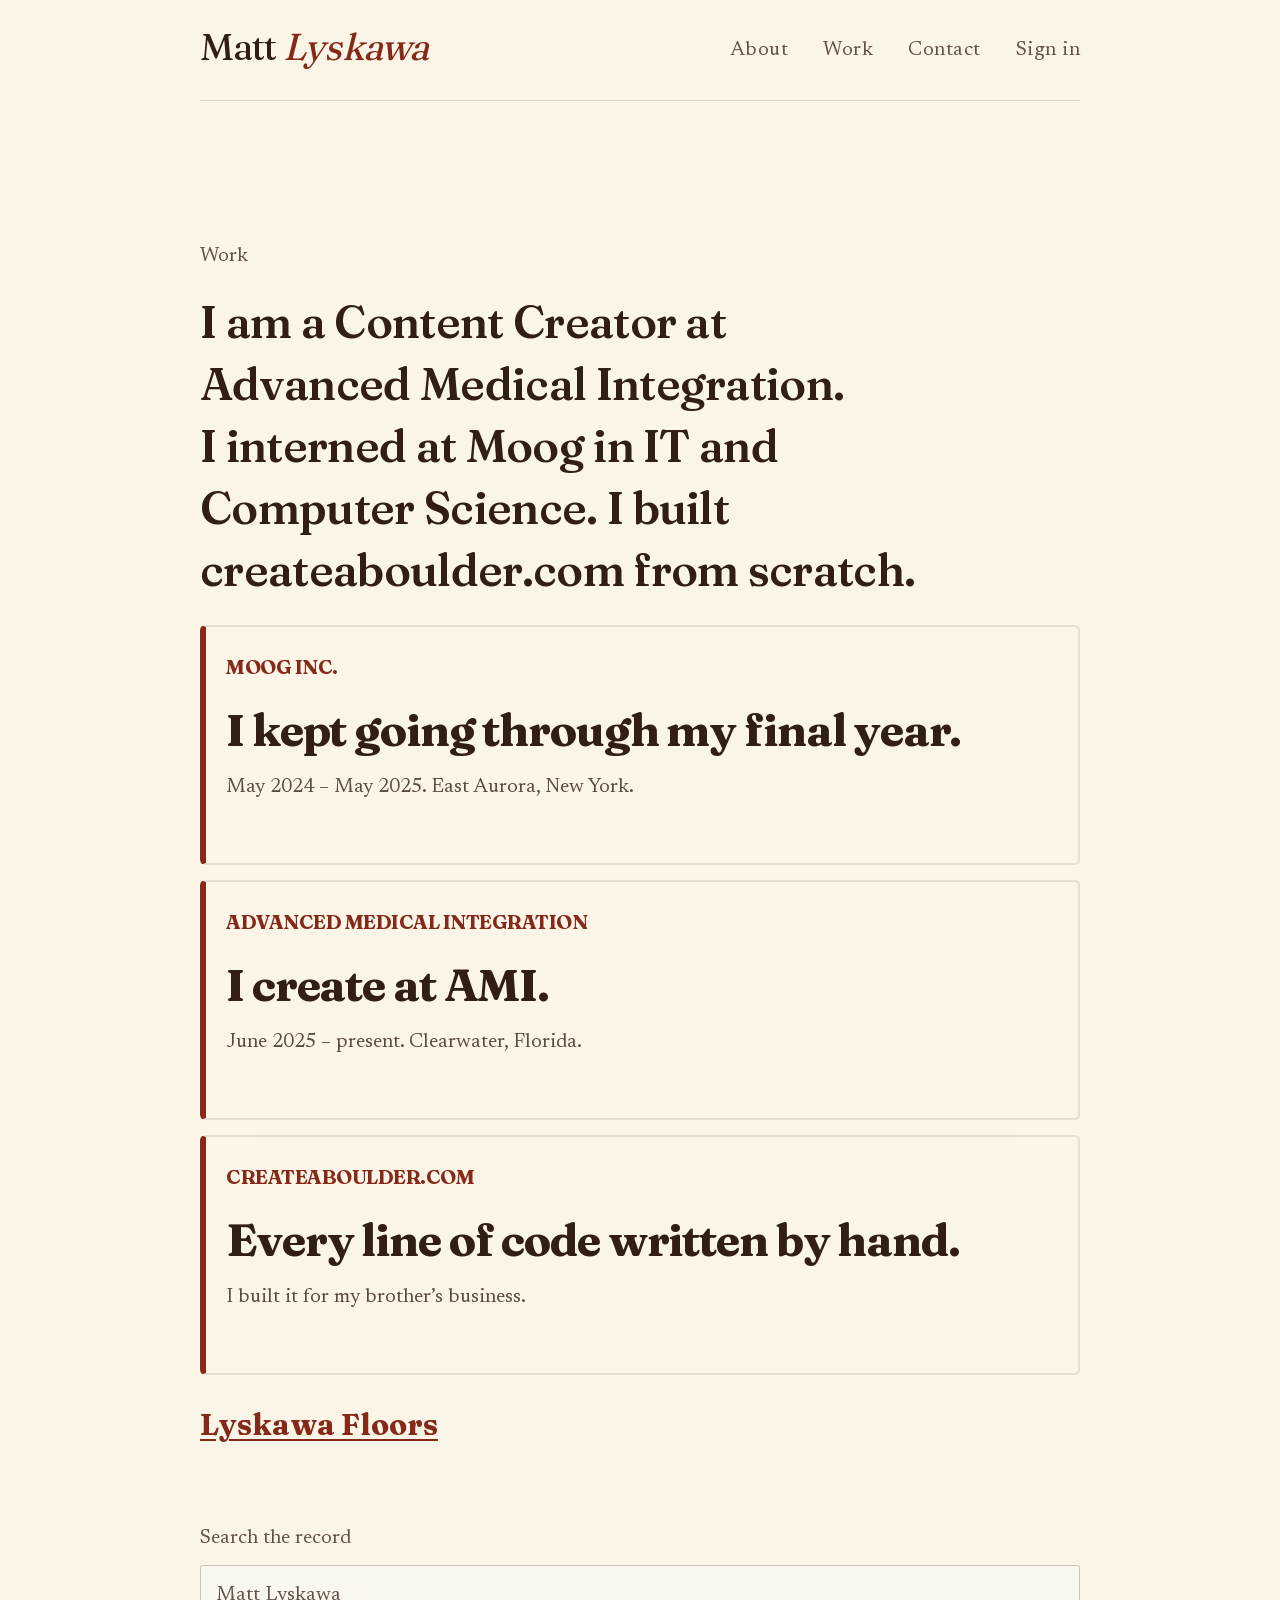
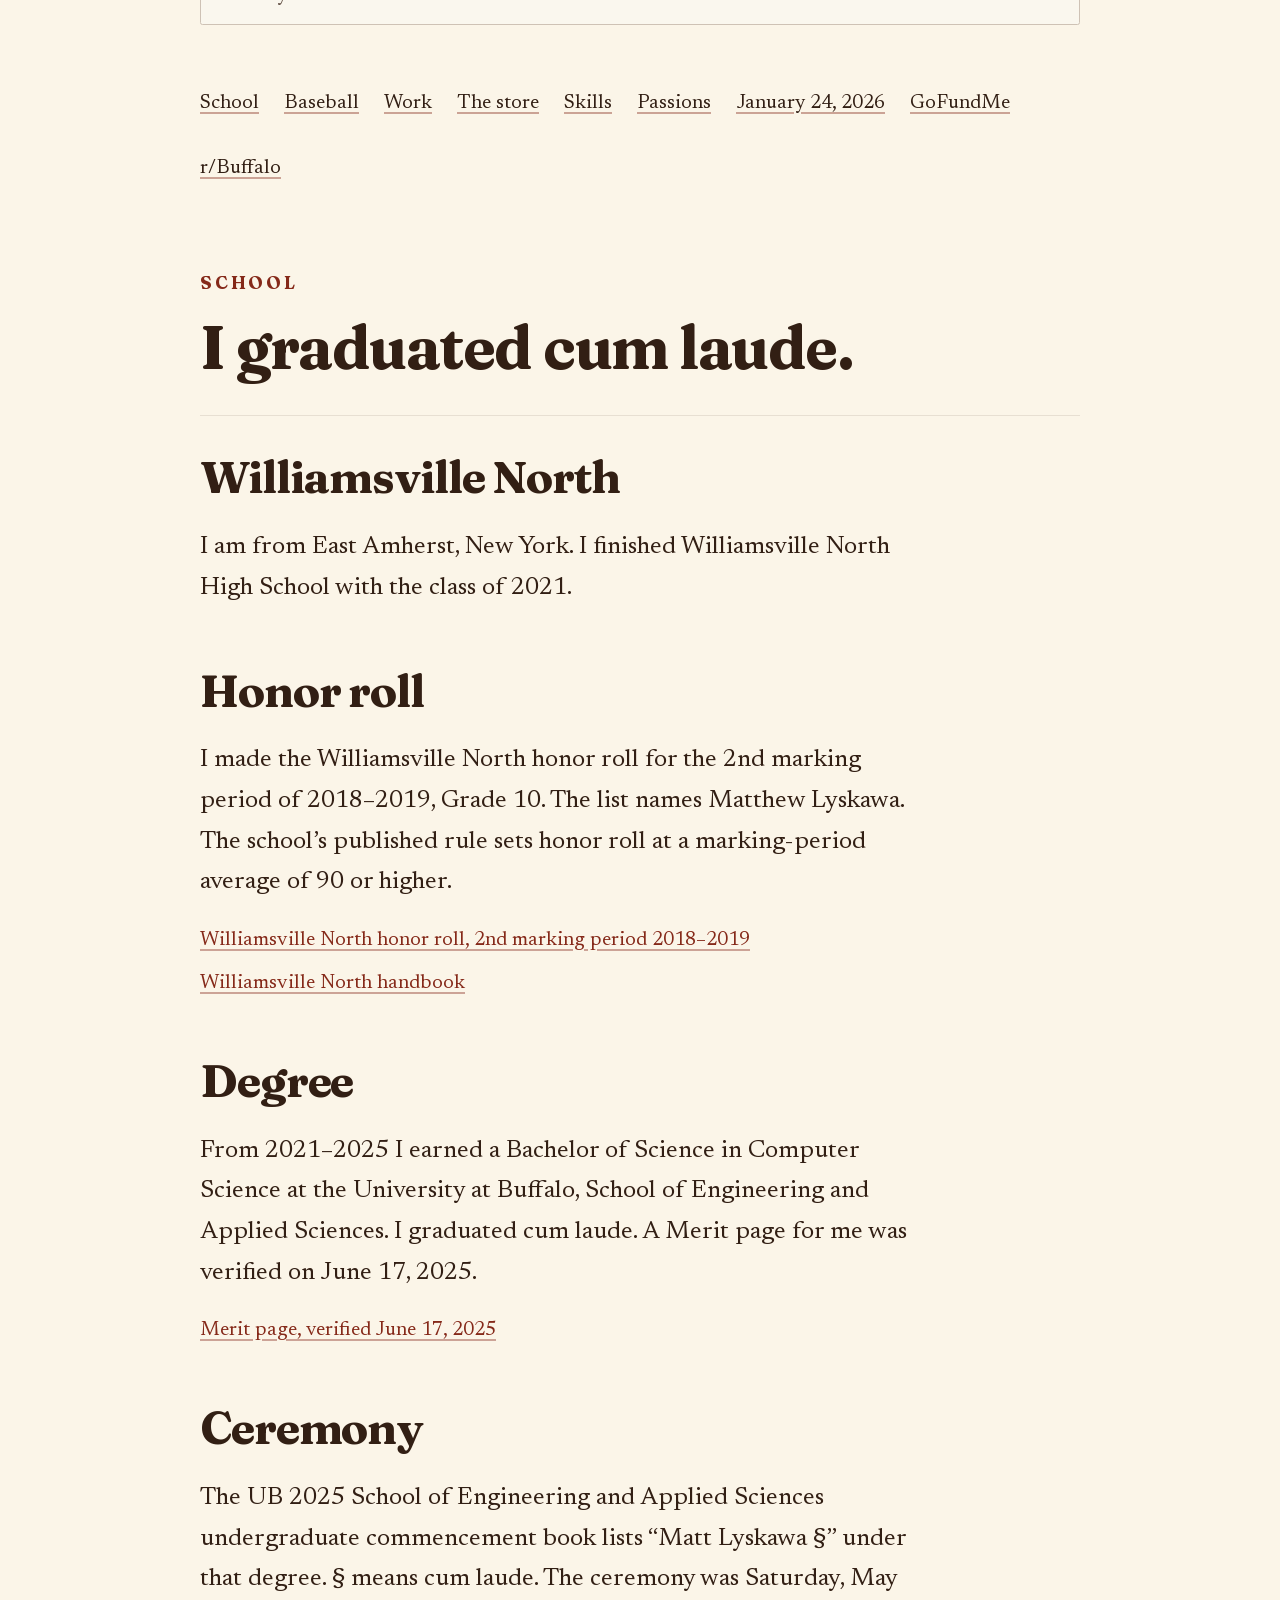
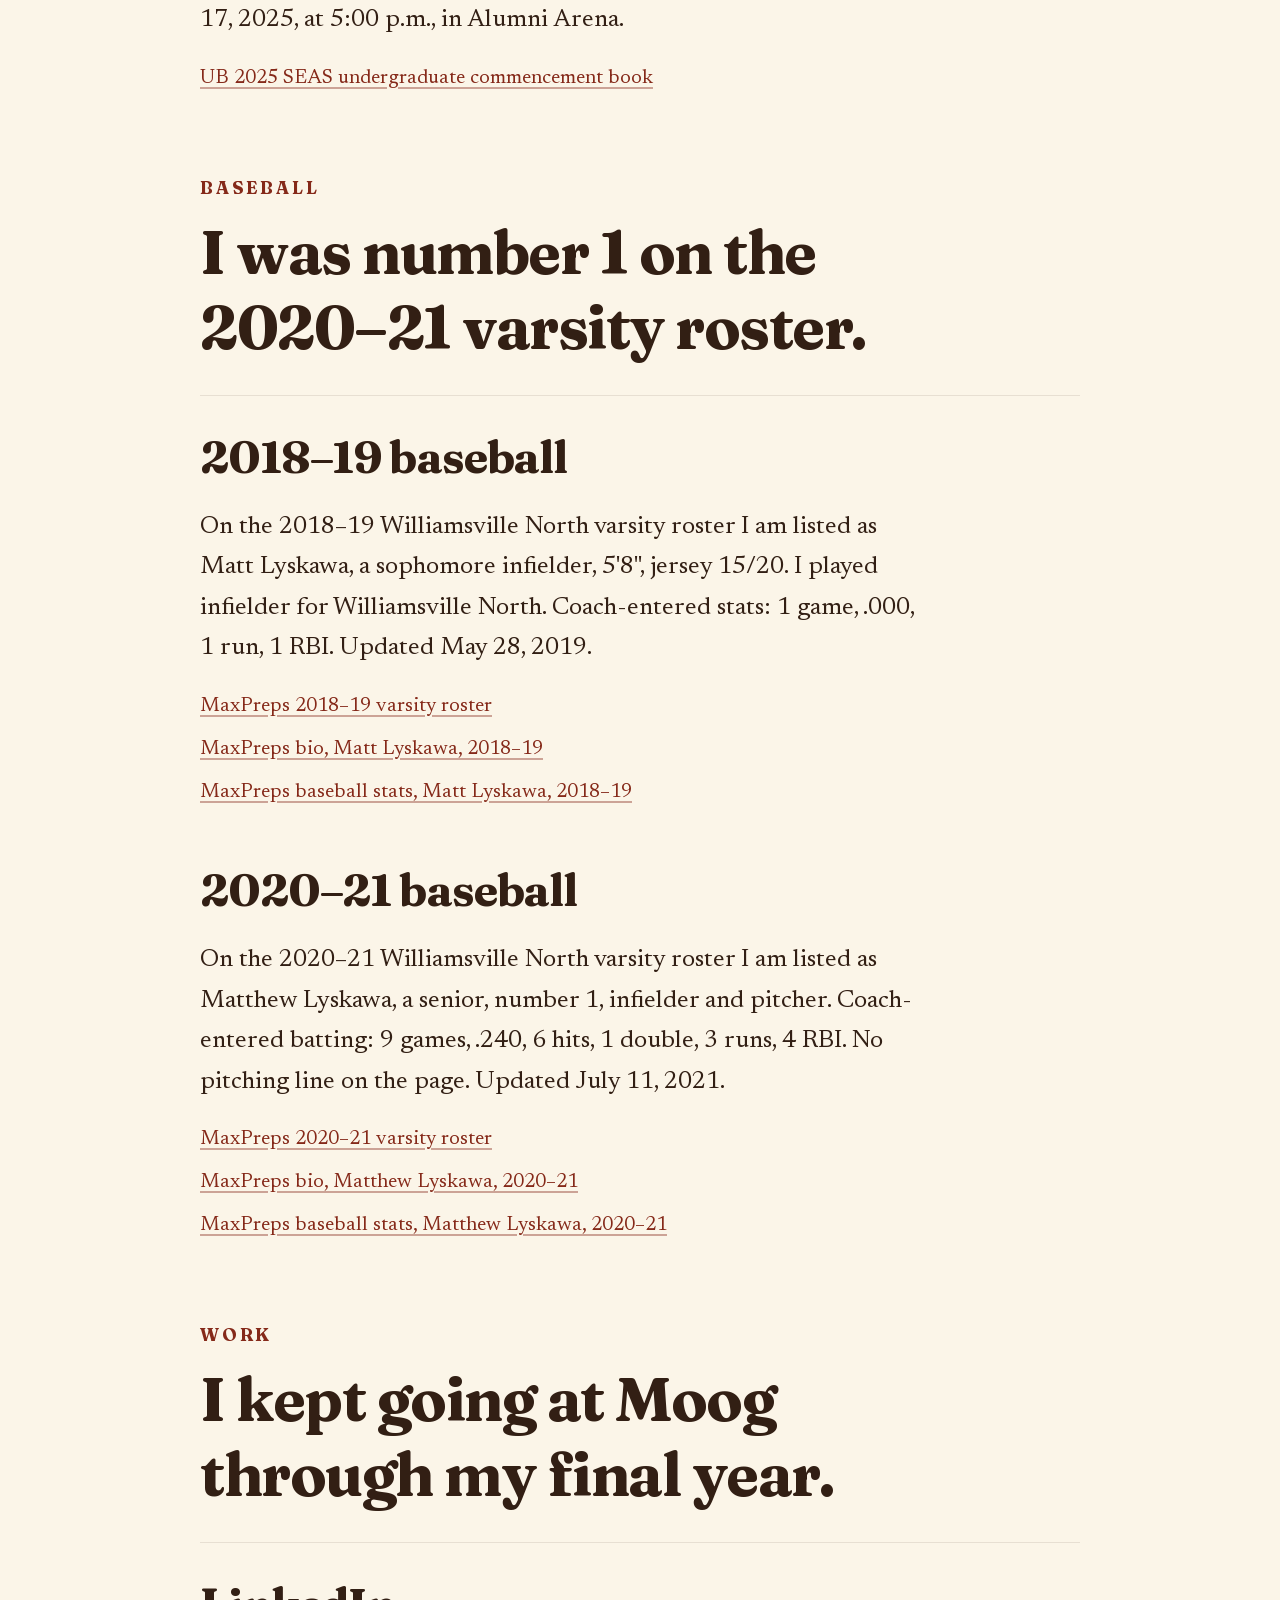
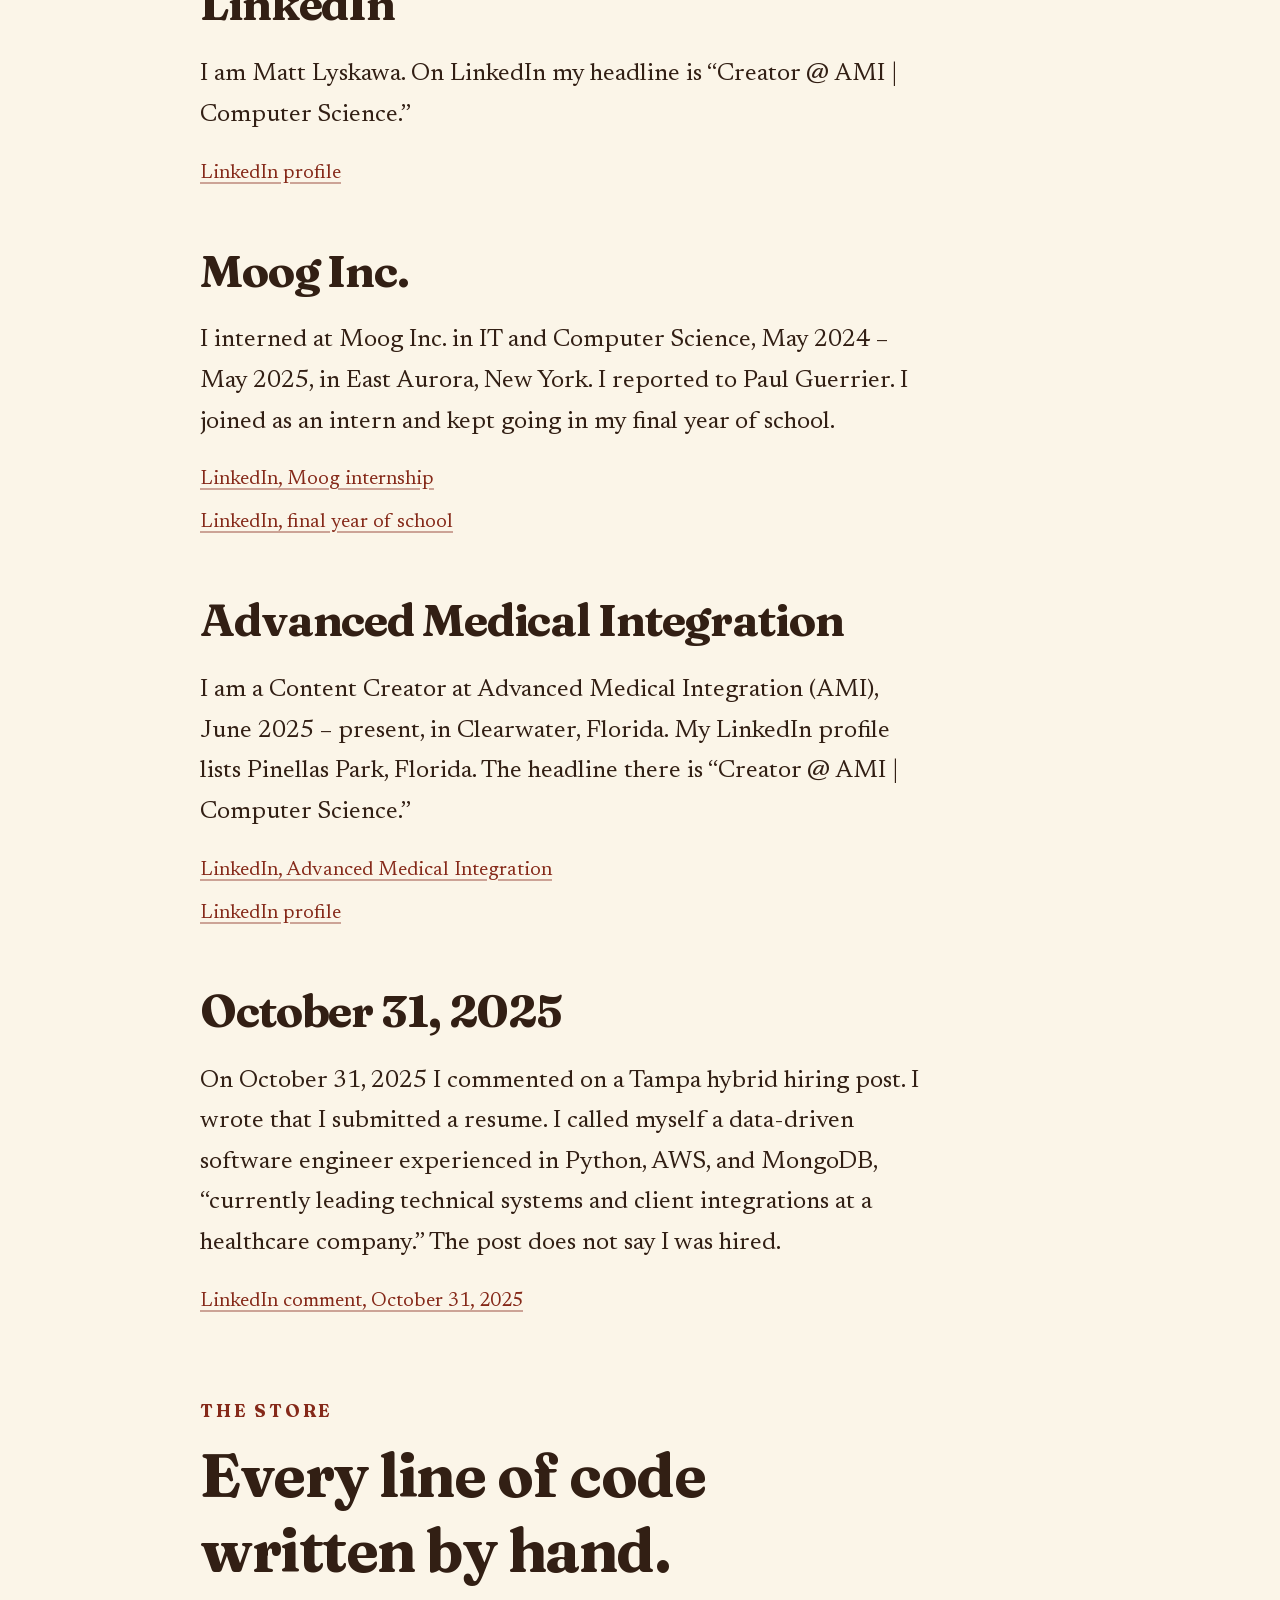
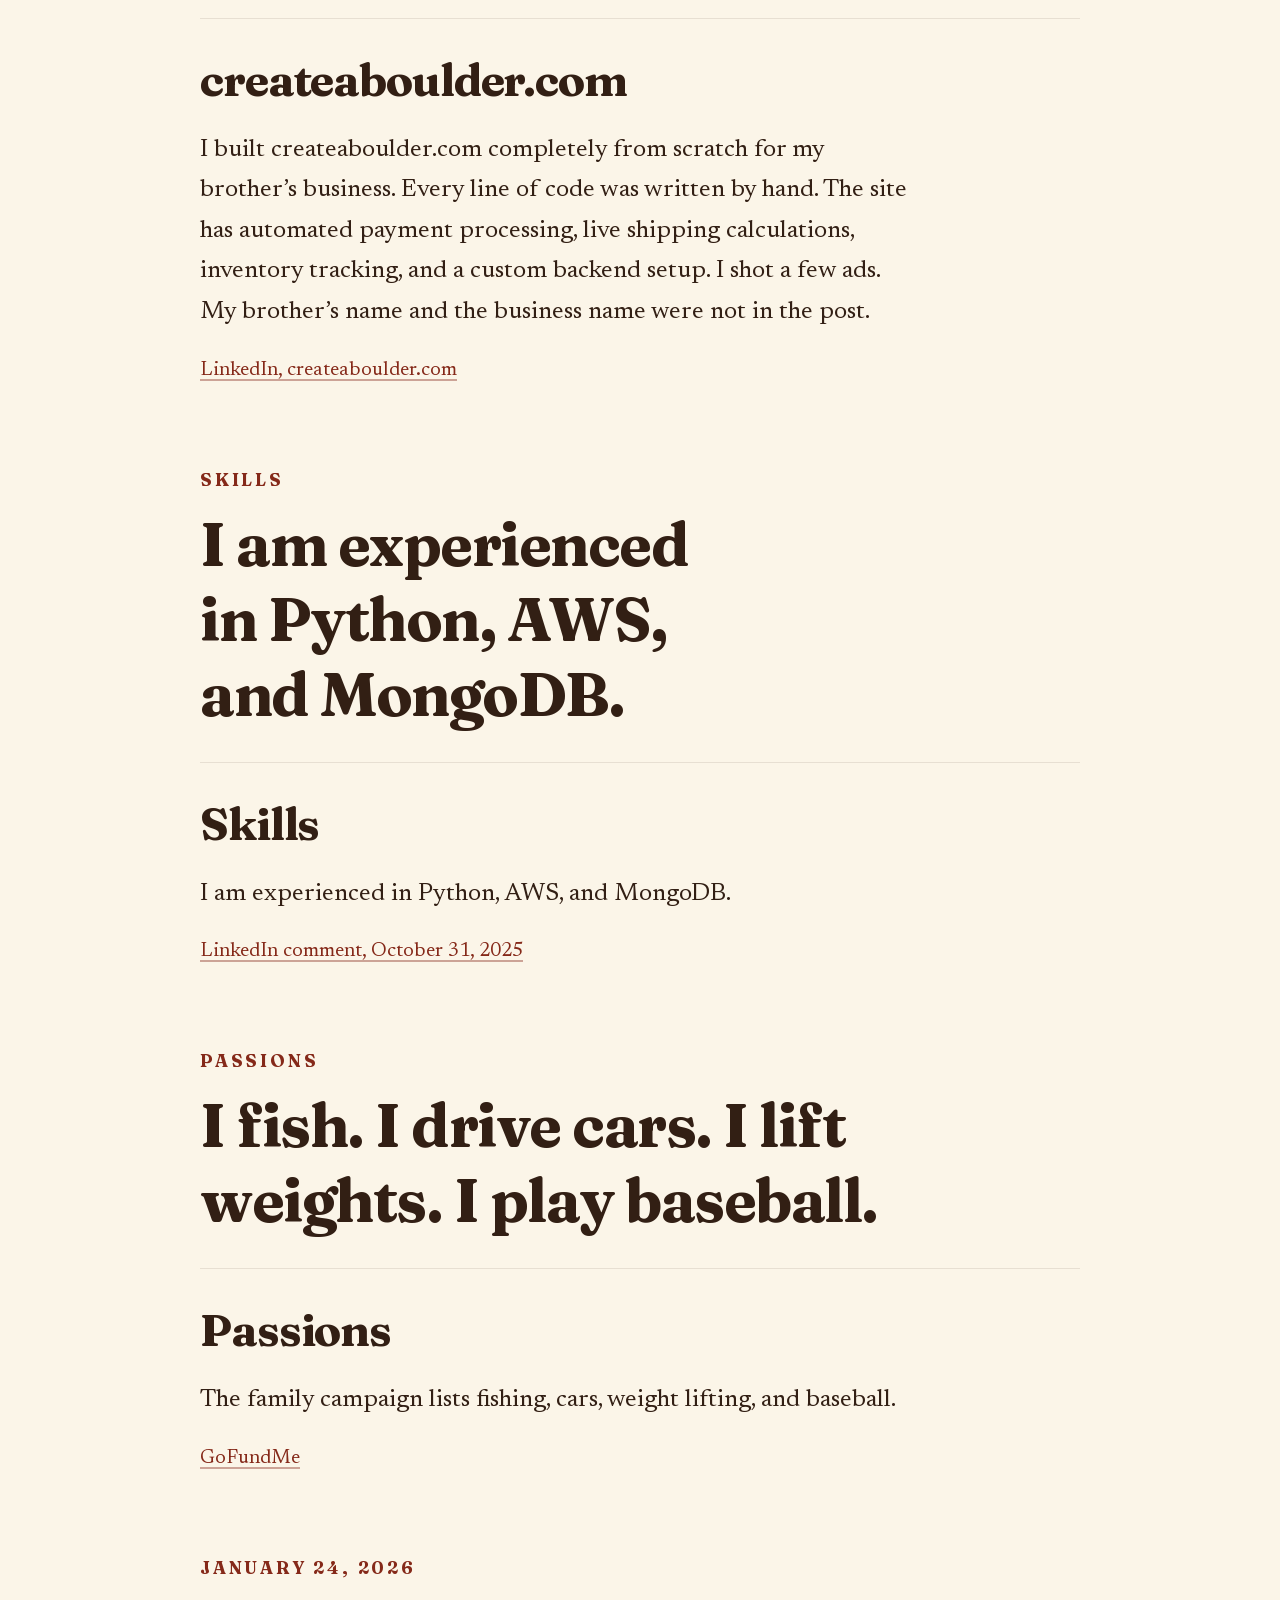
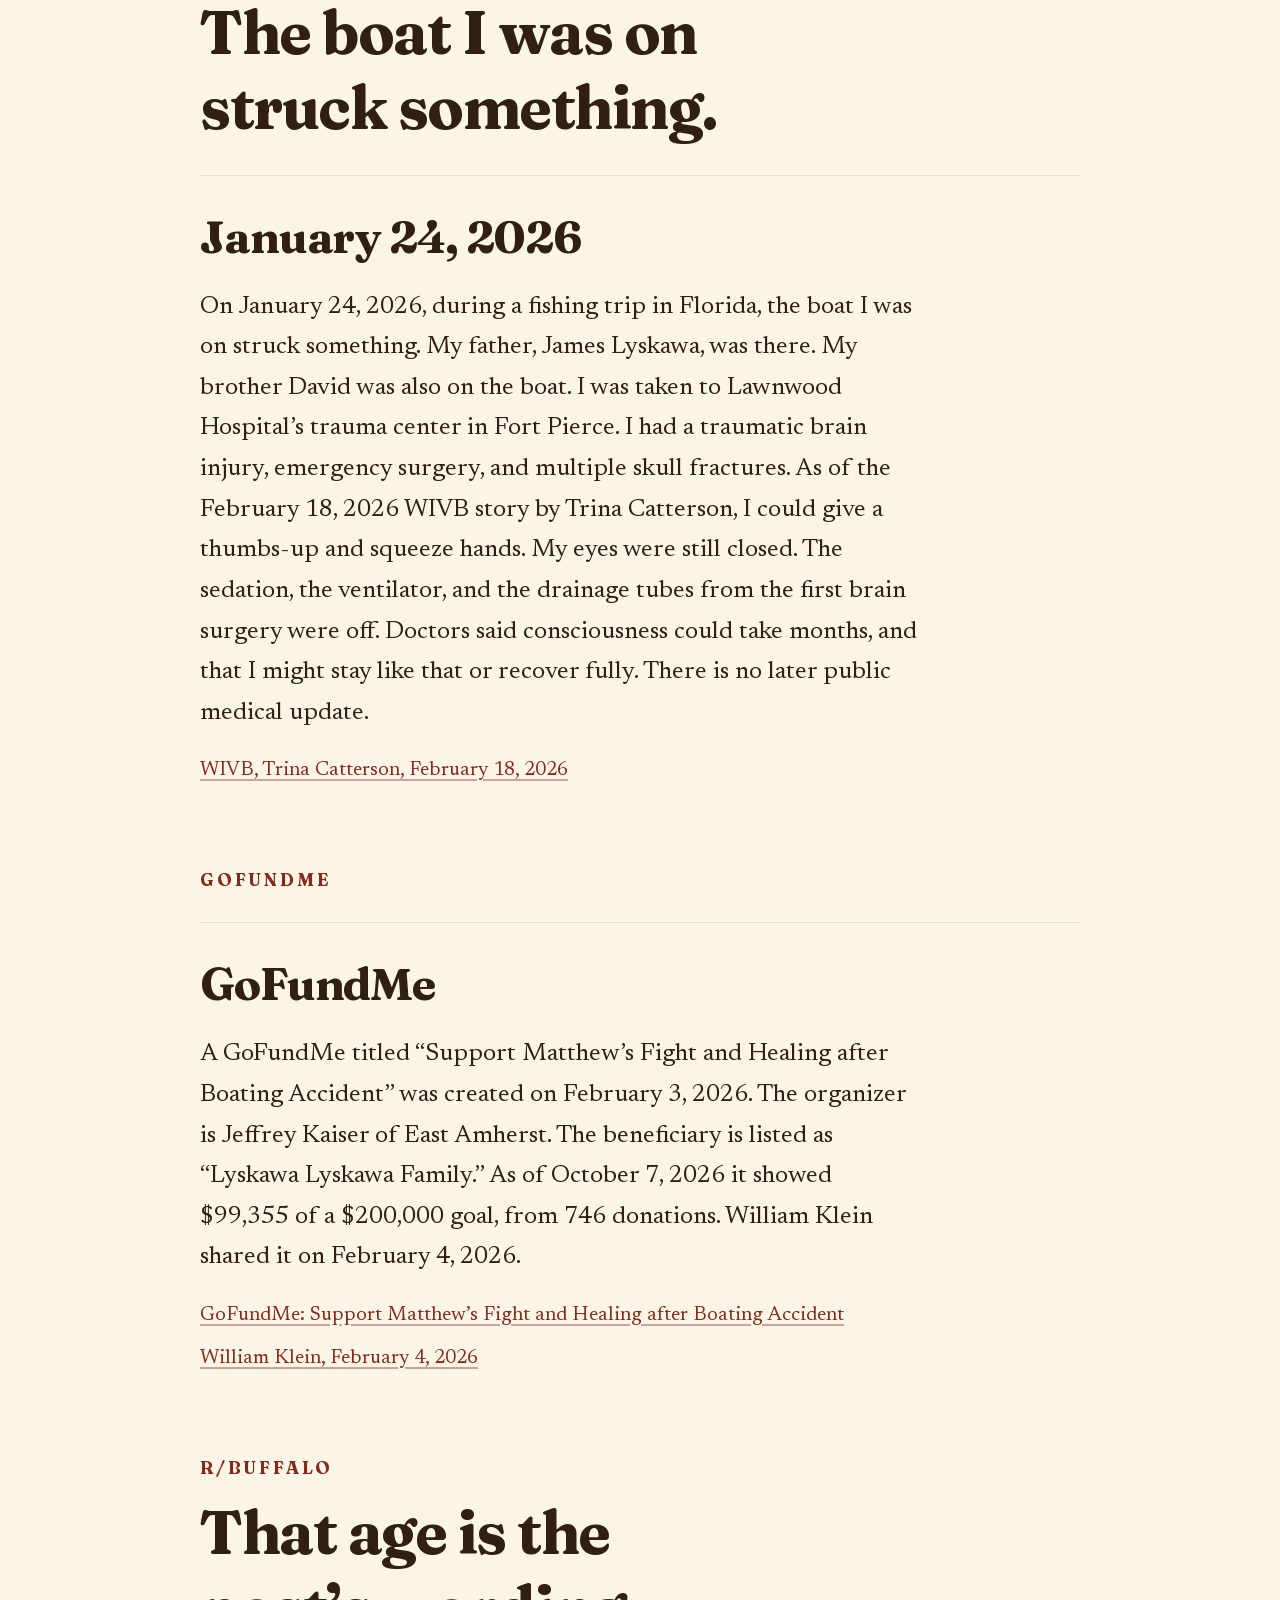
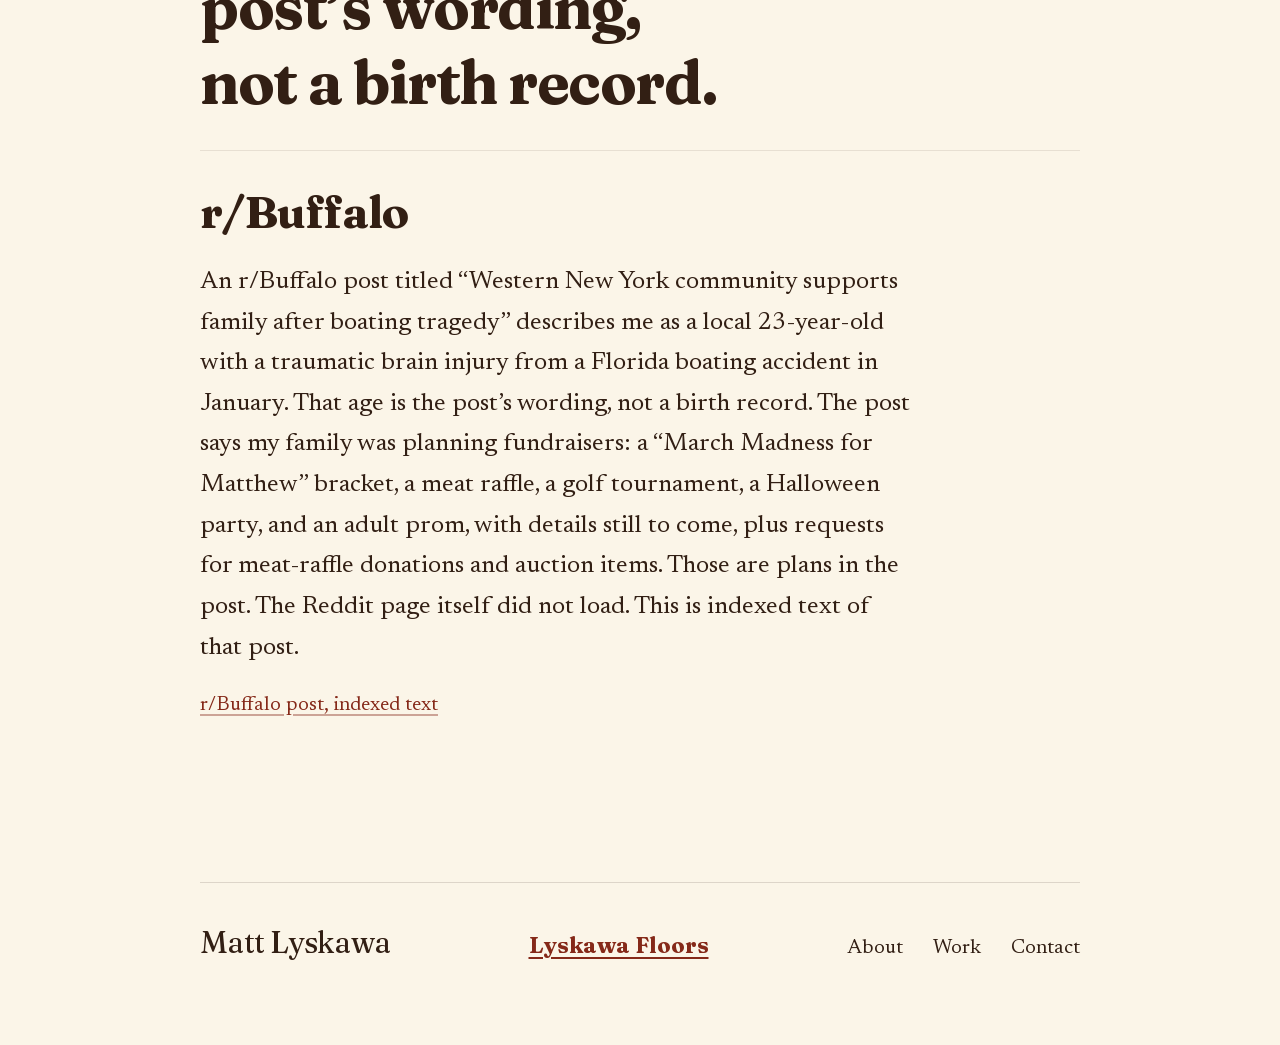
<file: work/index.html>
<!DOCTYPE html><html lang="en" class="fraunces_d361c29d-module__5PBLiG__variable newsreader_8524af2f-module__VEC2Nq__variable h-full antialiased"><head><meta charSet="utf-8"/><meta name="viewport" content="width=device-width, initial-scale=1"/><link rel="preload" href="/_next/static/media/03bda585a99c6450-s.p.32sris142tqlb.woff2" as="font" crossorigin="" type="font/woff2"/><link rel="preload" href="/_next/static/media/5f402bd2d8eef81a-s.p.40bho2kviej2o.woff2" as="font" crossorigin="" type="font/woff2"/><link rel="stylesheet" href="/_next/static/chunks/3dlrgronchbfu.css" data-precedence="next"/><link rel="preload" as="script" fetchPriority="low" href="/_next/static/chunks/3mc6dra1m0098.js"/><script src="/_next/static/chunks/2i51e627rllld.js" async=""></script><script src="/_next/static/chunks/1rj7ns8rte9vc.js" async=""></script><script src="/_next/static/chunks/3fly1jhnacksh.js" async=""></script><script src="/_next/static/chunks/turbopack-32cw32wjdmm_2.js" async=""></script><script src="/_next/static/chunks/0p81fiu7305ru.js" async=""></script><script src="/_next/static/chunks/1f7prws197kn1.js" async=""></script><script src="/_next/static/chunks/0ne2hsp6r-ly6.js" async=""></script><script src="/_next/static/chunks/0me27b0ipvo-x.js" async=""></script><title>Matt Lyskawa · Work</title><meta name="description" content="I interned at Moog. I am a Content Creator at Advanced Medical Integration. I built createaboulder.com from scratch for my brother’s business."/><meta name="robots" content="index, follow"/><meta property="og:title" content="Matt Lyskawa"/><meta property="og:description" content="Matt Lyskawa. It is impossible not to hire me. I am data-driven. I graduated cum laude. I was number 1. I create at AMI. Python. I am experienced. AWS. I am experienced. MongoDB. I am experienced. I built the store from scratch. I kept going at Moog. I played infielder. I was listed as a pitcher. In my words: currently leading technical systems and client integrations at a healthcare company. I reported to Paul Guerrier. “Creator @ AMI | Computer Science.” I built createaboulder.com. Every line of code written by hand. I built the payments. I built the shipping. I built the inventory. I built the backend. I shot a few ads. The 2025 commencement book lists me, cum laude. I have a Bachelor of Science in Computer Science from the University at Buffalo School of Engineering and Applied Sciences. I made the Williamsville North honor roll in Grade 10. I finished with the class of 2021. I am from East Amherst, New York. I was a sophomore infielder in 2018–19. I am a Content Creator at Advanced Medical Integration. I work in Clearwater, Florida. I interned at Moog. I worked in IT and Computer Science. I worked in East Aurora, New York. Every line of code written by hand. I built it for my brother’s business. I am experienced in Python, AWS, and MongoDB. I fish. I drive cars. I lift weights. I play baseball."/><meta property="og:type" content="website"/><meta name="twitter:card" content="summary"/><meta name="twitter:title" content="Matt Lyskawa"/><meta name="twitter:description" content="Matt Lyskawa. It is impossible not to hire me. I am data-driven. I graduated cum laude. I was number 1. I create at AMI. Python. I am experienced. AWS. I am experienced. MongoDB. I am experienced. I built the store from scratch. I kept going at Moog. I played infielder. I was listed as a pitcher. In my words: currently leading technical systems and client integrations at a healthcare company. I reported to Paul Guerrier. “Creator @ AMI | Computer Science.” I built createaboulder.com. Every line of code written by hand. I built the payments. I built the shipping. I built the inventory. I built the backend. I shot a few ads. The 2025 commencement book lists me, cum laude. I have a Bachelor of Science in Computer Science from the University at Buffalo School of Engineering and Applied Sciences. I made the Williamsville North honor roll in Grade 10. I finished with the class of 2021. I am from East Amherst, New York. I was a sophomore infielder in 2018–19. I am a Content Creator at Advanced Medical Integration. I work in Clearwater, Florida. I interned at Moog. I worked in IT and Computer Science. I worked in East Aurora, New York. Every line of code written by hand. I built it for my brother’s business. I am experienced in Python, AWS, and MongoDB. I fish. I drive cars. I lift weights. I play baseball."/><link rel="icon" href="/icon.svg?icon.1rbk8j8qq5zuz.svg" sizes="any" type="image/svg+xml"/><meta name="next-size-adjust" content=""/><script src="/_next/static/chunks/0cz1d0mv5g_q7.js" noModule=""></script></head><body class="min-h-full bg-background text-foreground"><div hidden=""><!--$--><!--/$--></div><div class="flex min-h-full flex-col"><a href="#content" class="sr-only focus:not-sr-only focus:absolute focus:top-3 focus:left-3 focus:z-50 focus:bg-primary focus:px-3 focus:py-2 focus:text-primary-foreground">Skip to content</a><header><div class="mx-auto w-full max-w-3xl px-6 sm:px-8"><div class="flex min-h-20 items-center justify-between gap-4"><a aria-label="Matt Lyskawa, home" class="shrink-0" href="/"><span class="font-display text-xl leading-none tracking-tight text-foreground sm:text-3xl">Matt<!-- --> <span class="text-primary italic">Lyskawa</span></span></a><nav class="hidden items-center gap-7 md:flex" aria-label="Primary"><a class="text-base tracking-wide text-muted-foreground underline-offset-4 hover:text-foreground hover:underline" href="/about/">About</a><a class="text-base tracking-wide text-muted-foreground underline-offset-4 hover:text-foreground hover:underline" href="/work/">Work</a><a class="text-base tracking-wide text-muted-foreground underline-offset-4 hover:text-foreground hover:underline" href="/contact/">Contact</a><a class="text-base tracking-wide text-muted-foreground underline-offset-4 hover:text-foreground hover:underline" href="/sign-in/">Sign in</a></nav><button type="button" tabindex="0" data-slot="sheet-trigger" aria-label="Open menu" data-base-ui-click-trigger="" id="base-ui-_R_fqlb_" aria-haspopup="dialog" aria-expanded="false" class="group/button inline-flex shrink-0 items-center justify-center rounded-lg border bg-clip-padding text-sm font-medium whitespace-nowrap transition-all outline-none select-none focus-visible:border-ring focus-visible:ring-3 focus-visible:ring-ring/50 active:not-aria-[haspopup]:translate-y-px disabled:pointer-events-none disabled:opacity-50 aria-invalid:border-destructive aria-invalid:ring-3 aria-invalid:ring-destructive/20 dark:aria-invalid:border-destructive/50 dark:aria-invalid:ring-destructive/40 [&amp;_svg]:pointer-events-none [&amp;_svg]:shrink-0 [&amp;_svg:not([class*=&#x27;size-&#x27;])]:size-4 border-border bg-background hover:bg-muted hover:text-foreground aria-expanded:bg-muted aria-expanded:text-foreground dark:border-input dark:bg-input/30 dark:hover:bg-input/50 size-8 md:hidden"><svg xmlns="http://www.w3.org/2000/svg" width="24" height="24" viewBox="0 0 24 24" fill="none" stroke="currentColor" stroke-width="2" stroke-linecap="round" stroke-linejoin="round" class="lucide lucide-menu" aria-hidden="true"><path d="M4 5h16"></path><path d="M4 12h16"></path><path d="M4 19h16"></path></svg></button></div></div><div class="mx-auto w-full max-w-3xl px-6 sm:px-8"><div aria-hidden="true" class="h-px bg-foreground/15"></div></div></header><main id="content" class="flex-1"><div class="mx-auto w-full max-w-3xl px-6 py-16 sm:px-8 sm:py-28"><header><p class="text-base text-muted-foreground">Work</p><h1 class="mt-4 max-w-xl text-3xl leading-snug text-balance sm:text-4xl">I am a Content Creator at Advanced Medical Integration. I interned at Moog in IT and Computer Science. I built createaboulder.com from scratch.</h1></header><ul class="mt-5 grid grid-cols-1 items-stretch gap-3"><li class="min-w-0"><button type="button" tabindex="0" data-base-ui-click-trigger="" id="base-ui-_R_1t9bsnnb_" aria-haspopup="dialog" aria-expanded="false" data-slot="dialog-trigger" class="flex h-full min-h-48 w-full flex-col rounded-2xl border-2 border-foreground/10 border-l-[6px] border-l-primary bg-background px-4 py-5 text-left transition hover:border-primary/50 motion-safe:hover:-translate-y-1 motion-safe:hover:shadow-lg focus-visible:border-ring focus-visible:ring-3 focus-visible:ring-ring/50 focus-visible:outline-none"><span class="font-display text-base font-bold tracking-tight text-balance text-primary uppercase">Moog Inc.</span><span class="mt-4 font-display text-3xl font-bold leading-tight tracking-tight text-balance sm:text-4xl">I kept going through my final year.</span><span class="mt-3 text-base leading-snug text-pretty text-foreground/80">May 2024 – May 2025. East Aurora, New York.</span></button></li><li class="min-w-0"><button type="button" tabindex="0" data-base-ui-click-trigger="" id="base-ui-_R_1u9bsnnb_" aria-haspopup="dialog" aria-expanded="false" data-slot="dialog-trigger" class="flex h-full min-h-48 w-full flex-col rounded-2xl border-2 border-foreground/10 border-l-[6px] border-l-primary bg-background px-4 py-5 text-left transition hover:border-primary/50 motion-safe:hover:-translate-y-1 motion-safe:hover:shadow-lg focus-visible:border-ring focus-visible:ring-3 focus-visible:ring-ring/50 focus-visible:outline-none"><span class="font-display text-base font-bold tracking-tight text-balance text-primary uppercase">Advanced Medical Integration</span><span class="mt-4 font-display text-3xl font-bold leading-tight tracking-tight text-balance sm:text-4xl">I create at AMI.</span><span class="mt-3 text-base leading-snug text-pretty text-foreground/80">June 2025 – present. Clearwater, Florida.</span></button></li><li class="min-w-0"><button type="button" tabindex="0" data-base-ui-click-trigger="" id="base-ui-_R_1v9bsnnb_" aria-haspopup="dialog" aria-expanded="false" data-slot="dialog-trigger" class="flex h-full min-h-48 w-full flex-col rounded-2xl border-2 border-foreground/10 border-l-[6px] border-l-primary bg-background px-4 py-5 text-left transition hover:border-primary/50 motion-safe:hover:-translate-y-1 motion-safe:hover:shadow-lg focus-visible:border-ring focus-visible:ring-3 focus-visible:ring-ring/50 focus-visible:outline-none"><span class="font-display text-base font-bold tracking-tight text-balance text-primary uppercase">createaboulder.com</span><span class="mt-4 font-display text-3xl font-bold leading-tight tracking-tight text-balance sm:text-4xl">Every line of code written by hand.</span><span class="mt-3 text-base leading-snug text-pretty text-foreground/80">I built it for my brother’s business.</span></button></li></ul><p class="mt-6"><a href="https://lyskawafloors.com" target="_blank" rel="noopener" class="text-primary underline decoration-2 underline-offset-4 font-display text-xl font-bold sm:text-2xl">Lyskawa Floors</a></p><div class="mt-8 sm:mt-10"><div class="sticky top-0 z-20 -mx-6 bg-background/95 px-6 py-5 backdrop-blur sm:-mx-8 sm:px-8"><label for="record-search" class="text-base text-muted-foreground">Search the record</label><div class="relative mt-2"><input data-slot="input" class="w-full min-w-0 rounded-md border border-input bg-card px-3 text-base text-foreground outline-none placeholder:text-muted-foreground focus-visible:border-ring focus-visible:ring-3 focus-visible:ring-ring/50 disabled:pointer-events-none disabled:opacity-50 h-12 pr-20" id="record-search" placeholder="Matt Lyskawa" autoComplete="off" enterKeyHint="search" value=""/></div><p role="status" class="mt-3 min-h-6 text-base text-muted-foreground"> </p><nav class="mt-1 flex flex-wrap gap-x-5 gap-y-2" aria-label="Record"><a href="#school" class="inline-flex min-h-11 items-center text-base text-foreground underline decoration-primary/40 underline-offset-4">School</a><a href="#baseball" class="inline-flex min-h-11 items-center text-base text-foreground underline decoration-primary/40 underline-offset-4">Baseball</a><a href="#work" class="inline-flex min-h-11 items-center text-base text-foreground underline decoration-primary/40 underline-offset-4">Work</a><a href="#the-store" class="inline-flex min-h-11 items-center text-base text-foreground underline decoration-primary/40 underline-offset-4">The store</a><a href="#skills" class="inline-flex min-h-11 items-center text-base text-foreground underline decoration-primary/40 underline-offset-4">Skills</a><a href="#passions" class="inline-flex min-h-11 items-center text-base text-foreground underline decoration-primary/40 underline-offset-4">Passions</a><a href="#january-24-2026" class="inline-flex min-h-11 items-center text-base text-foreground underline decoration-primary/40 underline-offset-4">January 24, 2026</a><a href="#gofundme" class="inline-flex min-h-11 items-center text-base text-foreground underline decoration-primary/40 underline-offset-4">GoFundMe</a><a href="#buffalo" class="inline-flex min-h-11 items-center text-base text-foreground underline decoration-primary/40 underline-offset-4">r/Buffalo</a></nav></div><div class="mt-10 space-y-16"><section id="school" aria-labelledby="school-label" class="scroll-mt-56"><h2 id="school-label" class="font-display text-sm font-bold tracking-[0.16em] text-primary uppercase">School</h2><p class="mt-3 max-w-xl font-display text-3xl font-bold leading-tight tracking-tight text-balance sm:text-5xl">I graduated cum laude.</p><div class="mt-6 space-y-10 border-t border-foreground/10 pt-6"><article><h3 class="max-w-xl text-3xl leading-snug font-bold tracking-tight text-balance break-words sm:text-4xl">Williamsville North</h3><p class="mt-4 max-w-xl text-xl leading-relaxed text-pretty">I am from East Amherst, New York. I finished Williamsville North High School with the class of 2021.</p></article><article><h3 class="max-w-xl text-3xl leading-snug font-bold tracking-tight text-balance break-words sm:text-4xl">Honor roll</h3><p class="mt-4 max-w-xl text-xl leading-relaxed text-pretty">I made the Williamsville North honor roll for the 2nd marking period of 2018–2019, Grade 10. The list names Matthew Lyskawa. The school’s published rule sets honor roll at a marking-period average of 90 or higher.</p><ul class="mt-4 max-w-xl space-y-2"><li><a href="https://cms5.revize.com/revize/williamsvilleschools/northhigh/Williamsville%20North%20HS%20Honor%20Roll%202nd%20marking%20period%202018%202019.pdf" class="text-primary underline decoration-primary/40 underline-offset-4 break-words">Williamsville North honor roll, 2nd marking period 2018–2019</a></li><li><a href="https://north.williamsvillek12.org/parents-students/handbook" class="text-primary underline decoration-primary/40 underline-offset-4 break-words">Williamsville North handbook</a></li></ul></article><article><h3 class="max-w-xl text-3xl leading-snug font-bold tracking-tight text-balance break-words sm:text-4xl">Degree</h3><p class="mt-4 max-w-xl text-xl leading-relaxed text-pretty">From 2021–2025 I earned a Bachelor of Science in Computer Science at the University at Buffalo, School of Engineering and Applied Sciences. I graduated cum laude. A Merit page for me was verified on June 17, 2025.</p><ul class="mt-4 max-w-xl space-y-2"><li><a href="https://meritpages.com/mattlyskawa" class="text-primary underline decoration-primary/40 underline-offset-4 break-words">Merit page, verified June 17, 2025</a></li></ul></article><article><h3 class="max-w-xl text-3xl leading-snug font-bold tracking-tight text-balance break-words sm:text-4xl">Ceremony</h3><p class="mt-4 max-w-xl text-xl leading-relaxed text-pretty">The UB 2025 School of Engineering and Applied Sciences undergraduate commencement book lists “Matt Lyskawa §” under that degree. § means cum laude. The ceremony was Saturday, May 17, 2025, at 5:00 p.m., in Alumni Arena.</p><ul class="mt-4 max-w-xl space-y-2"><li><a href="https://www.buffalo.edu/content/dam/www/commencement/2025-accessible-pdfs/Engineering%20Undergrad%20%2725%20Program%20Book-ua.pdf" class="text-primary underline decoration-primary/40 underline-offset-4 break-words">UB 2025 SEAS undergraduate commencement book</a></li></ul></article></div></section><section id="baseball" aria-labelledby="baseball-label" class="scroll-mt-56"><h2 id="baseball-label" class="font-display text-sm font-bold tracking-[0.16em] text-primary uppercase">Baseball</h2><p class="mt-3 max-w-xl font-display text-3xl font-bold leading-tight tracking-tight text-balance sm:text-5xl">I was number 1 on the 2020–21 varsity roster.</p><div class="mt-6 space-y-10 border-t border-foreground/10 pt-6"><article><h3 class="max-w-xl text-3xl leading-snug font-bold tracking-tight text-balance break-words sm:text-4xl">2018–19 baseball</h3><p class="mt-4 max-w-xl text-xl leading-relaxed text-pretty">On the 2018–19 Williamsville North varsity roster I am listed as Matt Lyskawa, a sophomore infielder, 5&#x27;8&quot;, jersey 15/20. I played infielder for Williamsville North. Coach-entered stats: 1 game, .000, 1 run, 1 RBI. Updated May 28, 2019.</p><ul class="mt-4 max-w-xl space-y-2"><li><a href="https://www.maxpreps.com/ny/williamsville/williamsville-north-spartans/baseball/18-19/roster/" class="text-primary underline decoration-primary/40 underline-offset-4 break-words">MaxPreps 2018–19 varsity roster</a></li><li><a href="https://www.maxpreps.com/ny/williamsville/williamsville-north-spartans/athletes/matt-lyskawa/bio/?careerid=ldb5nut2feol5" class="text-primary underline decoration-primary/40 underline-offset-4 break-words">MaxPreps bio, Matt Lyskawa, 2018–19</a></li><li><a href="https://www.maxpreps.com/ny/williamsville/williamsville-north-spartans/athletes/matt-lyskawa/baseball/stats/?careerid=ldb5nut2feol5" class="text-primary underline decoration-primary/40 underline-offset-4 break-words">MaxPreps baseball stats, Matt Lyskawa, 2018–19</a></li></ul></article><article><h3 class="max-w-xl text-3xl leading-snug font-bold tracking-tight text-balance break-words sm:text-4xl">2020–21 baseball</h3><p class="mt-4 max-w-xl text-xl leading-relaxed text-pretty">On the 2020–21 Williamsville North varsity roster I am listed as Matthew Lyskawa, a senior, number 1, infielder and pitcher. Coach-entered batting: 9 games, .240, 6 hits, 1 double, 3 runs, 4 RBI. No pitching line on the page. Updated July 11, 2021.</p><ul class="mt-4 max-w-xl space-y-2"><li><a href="https://www.maxpreps.com/ny/williamsville/williamsville-north-spartans/baseball/20-21/roster/" class="text-primary underline decoration-primary/40 underline-offset-4 break-words">MaxPreps 2020–21 varsity roster</a></li><li><a href="https://www.maxpreps.com/ny/williamsville/williamsville-north-spartans/athletes/matthew-lyskawa/bio/?careerid=lra86ri4nhpvf" class="text-primary underline decoration-primary/40 underline-offset-4 break-words">MaxPreps bio, Matthew Lyskawa, 2020–21</a></li><li><a href="https://www.maxpreps.com/ny/williamsville/williamsville-north-spartans/athletes/matthew-lyskawa/baseball/stats/?careerid=lra86ri4nhpvf" class="text-primary underline decoration-primary/40 underline-offset-4 break-words">MaxPreps baseball stats, Matthew Lyskawa, 2020–21</a></li></ul></article></div></section><section id="work" aria-labelledby="work-label" class="scroll-mt-56"><h2 id="work-label" class="font-display text-sm font-bold tracking-[0.16em] text-primary uppercase">Work</h2><p class="mt-3 max-w-xl font-display text-3xl font-bold leading-tight tracking-tight text-balance sm:text-5xl">I kept going at Moog through my final year.</p><div class="mt-6 space-y-10 border-t border-foreground/10 pt-6"><article><h3 class="max-w-xl text-3xl leading-snug font-bold tracking-tight text-balance break-words sm:text-4xl">LinkedIn</h3><p class="mt-4 max-w-xl text-xl leading-relaxed text-pretty">I am Matt Lyskawa. On LinkedIn my headline is “Creator @ AMI | Computer Science.”</p><ul class="mt-4 max-w-xl space-y-2"><li><a href="https://www.linkedin.com/in/matt-lyskawa-059b9b224" class="text-primary underline decoration-primary/40 underline-offset-4 break-words">LinkedIn profile</a></li></ul></article><article><h3 class="max-w-xl text-3xl leading-snug font-bold tracking-tight text-balance break-words sm:text-4xl">Moog Inc.</h3><p class="mt-4 max-w-xl text-xl leading-relaxed text-pretty">I interned at Moog Inc. in IT and Computer Science, May 2024 – May 2025, in East Aurora, New York. I reported to Paul Guerrier. I joined as an intern and kept going in my final year of school.</p><ul class="mt-4 max-w-xl space-y-2"><li><a href="https://www.linkedin.com/posts/matt-lyskawa-059b9b224_moogcareers-activity-7184584335704891392-hqvQ" class="text-primary underline decoration-primary/40 underline-offset-4 break-words">LinkedIn, Moog internship</a></li><li><a href="https://www.linkedin.com/posts/matt-lyskawa-059b9b224_as-i-enter-my-final-year-of-school-im-incredibly-activity-7249386901218979844-pvxg" class="text-primary underline decoration-primary/40 underline-offset-4 break-words">LinkedIn, final year of school</a></li></ul></article><article><h3 class="max-w-xl text-3xl leading-snug font-bold tracking-tight text-balance break-words sm:text-4xl">Advanced Medical Integration</h3><p class="mt-4 max-w-xl text-xl leading-relaxed text-pretty">I am a Content Creator at Advanced Medical Integration (AMI), June 2025 – present, in Clearwater, Florida. My LinkedIn profile lists Pinellas Park, Florida. The headline there is “Creator @ AMI | Computer Science.”</p><ul class="mt-4 max-w-xl space-y-2"><li><a href="https://www.linkedin.com/posts/matt-lyskawa-059b9b224_im-excited-to-share-that-ive-officially-activity-7346586301535596544-5bHK" class="text-primary underline decoration-primary/40 underline-offset-4 break-words">LinkedIn, Advanced Medical Integration</a></li><li><a href="https://www.linkedin.com/in/matt-lyskawa-059b9b224" class="text-primary underline decoration-primary/40 underline-offset-4 break-words">LinkedIn profile</a></li></ul></article><article><h3 class="max-w-xl text-3xl leading-snug font-bold tracking-tight text-balance break-words sm:text-4xl">October 31, 2025</h3><p class="mt-4 max-w-xl text-xl leading-relaxed text-pretty">On October 31, 2025 I commented on a Tampa hybrid hiring post. I wrote that I submitted a resume. I called myself a data-driven software engineer experienced in Python, AWS, and MongoDB, “currently leading technical systems and client integrations at a healthcare company.” The post does not say I was hired.</p><ul class="mt-4 max-w-xl space-y-2"><li><a href="https://www.linkedin.com/posts/mike-post-23935b4a_hiring-activity-7388930847665500160-4JPu" class="text-primary underline decoration-primary/40 underline-offset-4 break-words">LinkedIn comment, October 31, 2025</a></li></ul></article></div></section><section id="the-store" aria-labelledby="the-store-label" class="scroll-mt-56"><h2 id="the-store-label" class="font-display text-sm font-bold tracking-[0.16em] text-primary uppercase">The store</h2><p class="mt-3 max-w-xl font-display text-3xl font-bold leading-tight tracking-tight text-balance sm:text-5xl">Every line of code written by hand.</p><div class="mt-6 space-y-10 border-t border-foreground/10 pt-6"><article><h3 class="max-w-xl text-3xl leading-snug font-bold tracking-tight text-balance break-words sm:text-4xl">createaboulder.com</h3><p class="mt-4 max-w-xl text-xl leading-relaxed text-pretty">I built createaboulder.com completely from scratch for my brother’s business. Every line of code was written by hand. The site has automated payment processing, live shipping calculations, inventory tracking, and a custom backend setup. I shot a few ads. My brother’s name and the business name were not in the post.</p><ul class="mt-4 max-w-xl space-y-2"><li><a href="https://www.linkedin.com/posts/matt-lyskawa-059b9b224_realized-i-should-be-posting-more-about-the-activity-7394236064304881664-Pg1g" class="text-primary underline decoration-primary/40 underline-offset-4 break-words">LinkedIn, createaboulder.com</a></li></ul></article></div></section><section id="skills" aria-labelledby="skills-label" class="scroll-mt-56"><h2 id="skills-label" class="font-display text-sm font-bold tracking-[0.16em] text-primary uppercase">Skills</h2><p class="mt-3 max-w-xl font-display text-3xl font-bold leading-tight tracking-tight text-balance sm:text-5xl">I am experienced in Python, AWS, and MongoDB.</p><div class="mt-6 space-y-10 border-t border-foreground/10 pt-6"><article><h3 class="max-w-xl text-3xl leading-snug font-bold tracking-tight text-balance break-words sm:text-4xl">Skills</h3><p class="mt-4 max-w-xl text-xl leading-relaxed text-pretty">I am experienced in Python, AWS, and MongoDB.</p><ul class="mt-4 max-w-xl space-y-2"><li><a href="https://www.linkedin.com/posts/mike-post-23935b4a_hiring-activity-7388930847665500160-4JPu" class="text-primary underline decoration-primary/40 underline-offset-4 break-words">LinkedIn comment, October 31, 2025</a></li></ul></article></div></section><section id="passions" aria-labelledby="passions-label" class="scroll-mt-56"><h2 id="passions-label" class="font-display text-sm font-bold tracking-[0.16em] text-primary uppercase">Passions</h2><p class="mt-3 max-w-xl font-display text-3xl font-bold leading-tight tracking-tight text-balance sm:text-5xl">I fish. I drive cars. I lift weights. I play baseball.</p><div class="mt-6 space-y-10 border-t border-foreground/10 pt-6"><article><h3 class="max-w-xl text-3xl leading-snug font-bold tracking-tight text-balance break-words sm:text-4xl">Passions</h3><p class="mt-4 max-w-xl text-xl leading-relaxed text-pretty">The family campaign lists fishing, cars, weight lifting, and baseball.</p><ul class="mt-4 max-w-xl space-y-2"><li><a href="https://www.gofundme.com/f/support-matthews-fight-and-healing-after-boating-accident" class="text-primary underline decoration-primary/40 underline-offset-4 break-words">GoFundMe</a></li></ul></article></div></section><section id="january-24-2026" aria-labelledby="january-24-2026-label" class="scroll-mt-56"><h2 id="january-24-2026-label" class="font-display text-sm font-bold tracking-[0.16em] text-primary uppercase">January 24, 2026</h2><p class="mt-3 max-w-xl font-display text-3xl font-bold leading-tight tracking-tight text-balance sm:text-5xl">The boat I was on struck something.</p><div class="mt-6 space-y-10 border-t border-foreground/10 pt-6"><article><h3 class="max-w-xl text-3xl leading-snug font-bold tracking-tight text-balance break-words sm:text-4xl">January 24, 2026</h3><p class="mt-4 max-w-xl text-xl leading-relaxed text-pretty">On January 24, 2026, during a fishing trip in Florida, the boat I was on struck something. My father, James Lyskawa, was there. My brother David was also on the boat. I was taken to Lawnwood Hospital’s trauma center in Fort Pierce. I had a traumatic brain injury, emergency surgery, and multiple skull fractures. As of the February 18, 2026 WIVB story by Trina Catterson, I could give a thumbs-up and squeeze hands. My eyes were still closed. The sedation, the ventilator, and the drainage tubes from the first brain surgery were off. Doctors said consciousness could take months, and that I might stay like that or recover fully. There is no later public medical update.</p><ul class="mt-4 max-w-xl space-y-2"><li><a href="https://www.wivb.com/news/local-news/western-new-york-community-supports-family-after-boating-tragedy/" class="text-primary underline decoration-primary/40 underline-offset-4 break-words">WIVB, Trina Catterson, February 18, 2026</a></li></ul></article></div></section><section id="gofundme" aria-labelledby="gofundme-label" class="scroll-mt-56"><h2 id="gofundme-label" class="font-display text-sm font-bold tracking-[0.16em] text-primary uppercase">GoFundMe</h2><div class="mt-6 space-y-10 border-t border-foreground/10 pt-6"><article><h3 class="max-w-xl text-3xl leading-snug font-bold tracking-tight text-balance break-words sm:text-4xl">GoFundMe</h3><p class="mt-4 max-w-xl text-xl leading-relaxed text-pretty">A GoFundMe titled “Support Matthew’s Fight and Healing after Boating Accident” was created on February 3, 2026. The organizer is Jeffrey Kaiser of East Amherst. The beneficiary is listed as “Lyskawa Lyskawa Family.” As of October 7, 2026 it showed $99,355 of a $200,000 goal, from 746 donations. William Klein shared it on February 4, 2026.</p><ul class="mt-4 max-w-xl space-y-2"><li><a href="https://www.gofundme.com/f/support-matthews-fight-and-healing-after-boating-accident" class="text-primary underline decoration-primary/40 underline-offset-4 break-words">GoFundMe: Support Matthew’s Fight and Healing after Boating Accident</a></li><li><a href="https://www.linkedin.com/posts/william-r-klein-02281960_donate-to-support-matthews-fight-and-healing-activity-7424631835781070848-4RsZ" class="text-primary underline decoration-primary/40 underline-offset-4 break-words">William Klein, February 4, 2026</a></li></ul></article></div></section><section id="buffalo" aria-labelledby="buffalo-label" class="scroll-mt-56"><h2 id="buffalo-label" class="font-display text-sm font-bold tracking-[0.16em] text-primary uppercase">r/Buffalo</h2><p class="mt-3 max-w-xl font-display text-3xl font-bold leading-tight tracking-tight text-balance sm:text-5xl">That age is the post’s wording, not a birth record.</p><div class="mt-6 space-y-10 border-t border-foreground/10 pt-6"><article><h3 class="max-w-xl text-3xl leading-snug font-bold tracking-tight text-balance break-words sm:text-4xl">r/Buffalo</h3><p class="mt-4 max-w-xl text-xl leading-relaxed text-pretty">An r/Buffalo post titled “Western New York community supports family after boating tragedy” describes me as a local 23-year-old with a traumatic brain injury from a Florida boating accident in January. That age is the post’s wording, not a birth record. The post says my family was planning fundraisers: a “March Madness for Matthew” bracket, a meat raffle, a golf tournament, a Halloween party, and an adult prom, with details still to come, plus requests for meat-raffle donations and auction items. Those are plans in the post. The Reddit page itself did not load. This is indexed text of that post.</p><ul class="mt-4 max-w-xl space-y-2"><li><a href="https://www.reddit.com/r/Buffalo/comments/1rt8oam/western_new_york_community_supports_family_after/" class="text-primary underline decoration-primary/40 underline-offset-4 break-words">r/Buffalo post, indexed text</a></li></ul></article></div></section></div></div></div><!--$--><!--/$--></main><footer class="mt-auto"><div class="mx-auto w-full max-w-3xl px-6 pt-4 pb-16 sm:px-8"><div class="flex flex-col gap-6 border-t border-foreground/15 pt-8 sm:flex-row sm:items-baseline sm:justify-between"><p class="font-display text-2xl tracking-tight">Matt Lyskawa</p><a href="https://lyskawafloors.com" target="_blank" rel="noopener" class="text-primary underline decoration-2 underline-offset-4 font-display text-lg font-bold">Lyskawa Floors</a><ul class="flex flex-wrap gap-x-6 gap-y-2"><li><a class="text-base underline-offset-4 hover:underline" href="/about/">About</a></li><li><a class="text-base underline-offset-4 hover:underline" href="/work/">Work</a></li><li><a class="text-base underline-offset-4 hover:underline" href="/contact/">Contact</a></li></ul></div></div></footer></div><script src="/_next/static/chunks/3mc6dra1m0098.js" id="_R_" async=""></script><script>(self.__next_f=self.__next_f||[]).push([0])</script><script>self.__next_f.push([1,"1:\"$Sreact.fragment\"\n2:I[3020,[\"/_next/static/chunks/0p81fiu7305ru.js\",\"/_next/static/chunks/1f7prws197kn1.js\",\"/_next/static/chunks/0ne2hsp6r-ly6.js\"],\"SiteHeader\"]\n3:I[39756,[\"/_next/static/chunks/0p81fiu7305ru.js\",\"/_next/static/chunks/1f7prws197kn1.js\",\"/_next/static/chunks/0ne2hsp6r-ly6.js\"],\"default\"]\n4:I[37457,[\"/_next/static/chunks/0p81fiu7305ru.js\",\"/_next/static/chunks/1f7prws197kn1.js\",\"/_next/static/chunks/0ne2hsp6r-ly6.js\"],\"default\"]\n5:I[22016,[\"/_next/static/chunks/0p81fiu7305ru.js\",\"/_next/static/chunks/1f7prws197kn1.js\",\"/_next/static/chunks/0ne2hsp6r-ly6.js\"],\"\"]\n6:I[44101,[\"/_next/static/chunks/0p81fiu7305ru.js\",\"/_next/static/chunks/1f7prws197kn1.js\",\"/_next/static/chunks/0ne2hsp6r-ly6.js\",\"/_next/static/chunks/0me27b0ipvo-x.js\"],\"WorkCards\"]\n7:I[92303,[\"/_next/static/chunks/0p81fiu7305ru.js\",\"/_next/static/chunks/1f7prws197kn1.js\",\"/_next/static/chunks/0ne2hsp6r-ly6.js\",\"/_next/static/chunks/0me27b0ipvo-x.js\"],\"SourcedClaims\"]\nc:I[68027,[\"/_next/static/chunks/0p81fiu7305ru.js\",\"/_next/static/chunks/1f7prws197kn1.js\",\"/_next/static/chunks/0ne2hsp6r-ly6.js\"],\"default\",1]\n:HL[\"/_next/static/chunks/3dlrgronchbfu.css\",\"style\"]\n:HL[\"/_next/static/media/03bda585a99c6450-s.p.32sris142tqlb.woff2\",\"font\",{\"crossOrigin\":\"\",\"type\":\"font/woff2\"}]\n:HL[\"/_next/static/media/5f402bd2d8eef81a-s.p.40bho2kviej2o.woff2\",\"font\",{\"crossOrigin\":\"\",\"type\":\"font/woff2\"}]\na:X\n0:{\"P\":null,\"c\":[\"\",\"work\",\"\"],\"q\":\"\",\"i\":false,\"f\":[[[\"\",{\"children\":[\"work\",{\"children\":[\"__PAGE__\",{},\"$undefined\",\"$undefined\",4608]},\"$undefined\",\"$undefined\",4608]},\"$undefined\",\"$undefined\",4624],[[\"$\",\"$1\",\"c\",{\"children\":[[[\"$\",\"link\",\"0\",{\"rel\":\"stylesheet\",\"href\":\"/_next/static/chunks/3dlrgronchbfu.css\",\"precedence\":\"next\",\"crossOrigin\":\"$undefined\",\"nonce\":\"$undefined\"}],[\"$\",\"script\",\"script-0\",{\"src\":\"/_next/static/chunks/0p81fiu7305ru.js\",\"async\":true,\"nonce\":\"$undefined\"}],[\"$\",\"script\",\"script-1\",{\"src\":\"/_next/static/chunks/1f7prws197kn1.js\",\"async\":true,\"nonce\":\"$undefined\"}],[\"$\",\"script\",\"script-2\",{\"src\":\"/_next/static/chunks/0ne2hsp6r-ly6.js\",\"async\":true,\"nonce\":\"$undefined\"}]],[\"$\",\"html\",null,{\"lang\":\"en\",\"className\":\"fraunces_d361c29d-module__5PBLiG__variable newsreader_8524af2f-module__VEC2Nq__variable h-full antialiased\",\"children\":[\"$\",\"body\",null,{\"className\":\"min-h-full bg-background text-foreground\",\"children\":[\"$\",\"div\",null,{\"className\":\"flex min-h-full flex-col\",\"children\":[[\"$\",\"a\",null,{\"href\":\"#content\",\"className\":\"sr-only focus:not-sr-only focus:absolute focus:top-3 focus:left-3 focus:z-50 focus:bg-primary focus:px-3 focus:py-2 focus:text-primary-foreground\",\"children\":\"Skip to content\"}],[\"$\",\"$L2\",null,{}],[\"$\",\"main\",null,{\"id\":\"content\",\"className\":\"flex-1\",\"children\":[\"$\",\"$L3\",null,{\"parallelRouterKey\":\"children\",\"error\":\"$undefined\",\"errorStyles\":\"$undefined\",\"errorScripts\":\"$undefined\",\"template\":[\"$\",\"$L4\",null,{}],\"templateStyles\":\"$undefined\",\"templateScripts\":\"$undefined\",\"notFound\":[[\"$\",\"div\",null,{\"className\":\"mx-auto w-full max-w-3xl px-6 py-16 sm:px-8 sm:py-28\",\"children\":[[\"$\",\"h1\",null,{\"className\":\"max-w-xl text-4xl leading-tight text-balance\",\"children\":\"I do not have that page.\"}],[\"$\",\"p\",null,{\"className\":\"mt-8 max-w-lg text-lg leading-relaxed text-pretty text-muted-foreground\",\"children\":\"I am Matt Lyskawa. The pages I have are home, about, work, and contact.\"}],[\"$\",\"$L5\",null,{\"href\":\"/\",\"className\":\"mt-8 inline-block text-primary underline decoration-2 underline-offset-4\",\"children\":\"Back home\"}]]}],[]],\"forbidden\":\"$undefined\",\"unauthorized\":\"$undefined\"}]}],[\"$\",\"footer\",null,{\"className\":\"mt-auto\",\"children\":[\"$\",\"div\",null,{\"className\":\"mx-auto w-full max-w-3xl px-6 pt-4 pb-16 sm:px-8\",\"children\":[\"$\",\"div\",null,{\"className\":\"flex flex-col gap-6 border-t border-foreground/15 pt-8 sm:flex-row sm:items-baseline sm:justify-between\",\"children\":[[\"$\",\"p\",null,{\"className\":\"font-display text-2xl tracking-tight\",\"children\":\"Matt Lyskawa\"}],[\"$\",\"a\",null,{\"href\":\"https://lyskawafloors.com\",\"target\":\"_blank\",\"rel\":\"noopener\",\"className\":\"text-primary underline decoration-2 underline-offset-4 font-display text-lg font-bold\",\"children\":\"Lyskawa Floors\"}],[\"$\",\"ul\",null,{\"className\":\"flex flex-wrap gap-x-6 gap-y-2\",\"children\":[[\"$\",\"li\",\"/about\",{\"children\":[\"$\",\"$L5\",null,{\"href\":\"/about\",\"className\":\"text-base underline-offset-4 hover:underline\",\"children\":\"About\"}]}],[\"$\",\"li\",\"/work\",{\"children\":[\"$\",\"$L5\",null,{\"href\":\"/work\",\"className\":\"text-base underline-offset-4 hover:underline\",\"children\":\"Work\"}]}],[\"$\",\"li\",\"/contact\",{\"children\":[\"$\",\"$L5\",null,{\"href\":\"/contact\",\"className\":\"text-base underline-offset-4 hover:underline\",\"children\":\"Contact\"}]}]]}]]}]}]}]]}]}]}]]}],{\"children\":[[\"$\",\"$1\",\"c\",{\"children\":[null,[\"$\",\"$L3\",null,{\"parallelRouterKey\":\"children\",\"error\":\"$undefined\",\"errorStyles\":\"$undefined\",\"errorScripts\":\"$undefined\",\"template\":[\"$\",\"$L4\",null,{}],\"templateStyles\":\"$undefined\",\"templateScripts\":\"$undefined\",\"notFound\":\"$undefined\",\"forbidden\":\"$undefined\",\"unauthorized\":\"$undefined\"}]]}],{\"children\":[[\"$\",\"$1\",\"c\",{\"children\":[[\"$\",\"div\",null,{\"className\":\"mx-auto w-full max-w-3xl px-6 py-16 sm:px-8 sm:py-28\",\"children\":[[\"$\",\"header\",null,{\"children\":[[\"$\",\"p\",null,{\"className\":\"text-base text-muted-foreground\",\"children\":\"Work\"}],[\"$\",\"h1\",null,{\"className\":\"mt-4 max-w-xl text-3xl leading-snug text-balance sm:text-4xl\",\"children\":\"I am a Content Creator at Advanced Medical Integration. I interned at Moog in IT and Computer Science. I built createaboulder.com from scratch.\"}]]}],[\"$\",\"$L6\",null,{}],[\"$\",\"p\",null,{\"className\":\"mt-6\",\"children\":[\"$\",\"a\",null,{\"href\":\"https://lyskawafloors.com\",\"target\":\"_blank\",\"rel\":\"noopener\",\"className\":\"text-primary underline decoration-2 underline-offset-4 font-display text-xl font-bold sm:text-2xl\",\"children\":\"Lyskawa Floors\"}]}],[\"$\",\"$L7\",null,{\"claims\":[{\"title\":\"LinkedIn\",\"body\":\"I am Matt Lyskawa. On LinkedIn my headline is “Creator @ AMI | Computer Science.”\",\"sources\":[{\"href\":\"https://www.linkedin.com/in/matt-lyskawa-059b9b224\",\"label\":\"LinkedIn profile\"}]},{\"title\":\"Williamsville North\",\"body\":\"I am from East Amherst, New York. I finished Williamsville North High School with the class of 2021.\",\"sources\":[]},{\"title\":\"Honor roll\",\"body\":\"I made the Williamsville North honor roll for the 2nd marking period of 2018–2019, Grade 10. The list names Matthew Lyskawa. The school’s published rule sets honor roll at a marking-period average of 90 or higher.\",\"sources\":[{\"href\":\"https://cms5.revize.com/revize/williamsvilleschools/northhigh/Williamsville%20North%20HS%20Honor%20Roll%202nd%20marking%20period%202018%202019.pdf\",\"label\":\"Williamsville North honor roll, 2nd marking period 2018–2019\"},{\"href\":\"https://north.williamsvillek12.org/parents-students/handbook\",\"label\":\"Williamsville North handbook\"}]},{\"title\":\"2018–19 baseball\",\"body\":\"On the 2018–19 Williamsville North varsity roster I am listed as Matt Lyskawa, a sophomore infielder, 5'8\\\", jersey 15/20. I played infielder for Williamsville North. Coach-entered stats: 1 game, .000, 1 run, 1 RBI. Updated May 28, 2019.\",\"sources\":[{\"href\":\"https://www.maxpreps.com/ny/williamsville/williamsville-north-spartans/baseball/18-19/roster/\",\"label\":\"MaxPreps 2018–19 varsity roster\"},{\"href\":\"https://www.maxpreps.com/ny/williamsville/williamsville-north-spartans/athletes/matt-lyskawa/bio/?careerid=ldb5nut2feol5\",\"label\":\"MaxPreps bio, Matt Lyskawa, 2018–19\"},{\"href\":\"https://www.maxpreps.com/ny/williamsville/williamsville-north-spartans/athletes/matt-lyskawa/baseball/stats/?careerid=ldb5nut2feol5\",\"label\":\"MaxPreps baseball stats, Matt Lyskawa, 2018–19\"}]},{\"title\":\"2020–21 baseball\",\"body\":\"On the 2020–21 Williamsville North varsity roster I am listed as Matthew Lyskawa, a senior, number 1, infielder and pitcher. Coach-entered batting: 9 games, .240, 6 hits, 1 double, 3 runs, 4 RBI. No pitching line on the page. Updated July 11, 2021.\",\"sources\":[{\"href\":\"https://www.maxpreps.com/ny/williamsville/williamsville-north-spartans/baseball/20-21/roster/\",\"label\":\"MaxPreps 2020–21 varsity roster\"},{\"href\":\"https://www.maxpreps.com/ny/williamsville/williamsville-north-spartans/athletes/matthew-lyskawa/bio/?careerid=lra86ri4nhpvf\",\"label\":\"MaxPreps bio, Matthew Lyskawa, 2020–21\"},{\"href\":\"https://www.maxpreps.com/ny/williamsville/williamsville-north-spartans/athletes/matthew-lyskawa/baseball/stats/?careerid=lra86ri4nhpvf\",\"label\":\"MaxPreps baseball stats, Matthew Lyskawa, 2020–21\"}]},{\"title\":\"Degree\",\"body\":\"From 2021–2025 I earned a Bachelor of Science in Computer Science at the University at Buffalo, School of Engineering and Applied Sciences. I graduated cum laude. A Merit page for me was verified on June 17, 2025.\",\"sources\":[{\"href\":\"https://meritpages.com/mattlyskawa\",\"label\":\"Merit page, verified June 17, 2025\"}]},{\"title\":\"Ceremony\",\"body\":\"The UB 2025 School of Engineering and Applied Sciences undergraduate commencement book lists “Matt Lyskawa §” under that degree. § means cum laude. The ceremony was Saturday, May 17, 2025, at 5:00 p.m., in Alumni Arena.\",\"sources\":[{\"href\":\"https://www.buffalo.edu/content/dam/www/commencement/2025-accessible-pdfs/Engineering%20Undergrad%20%2725%20Program%20Book-ua.pdf\",\"label\":\"UB 2025 SEAS undergraduate commencement book\"}]},{\"title\":\"Moog Inc.\",\"place\":\"Moog Inc.\",\"body\":\"I interned at Moog Inc. in IT and Computer Science, May 2024 – May 2025, in East Aurora, New York. I reported to Paul Guerrier. I joined as an intern and kept going in my final year of school.\",\"sources\":[{\"href\":\"https://www.linkedin.com/posts/matt-lyskawa-059b9b224_moogcareers-activity-7184584335704891392-hqvQ\",\"label\":\"LinkedIn, Moog internship\"},{\"href\":\"https://www.linkedin.com/posts/matt-lyskawa-059b9b224_as-i-enter-my-final-year-of-school-im-incredibly-activity-7249386901218979844-pvxg\",\"label\":\"LinkedIn, final year of school\"}]},{\"title\":\"Advanced Medical Integration\",\"place\":\"Advanced Medical Integration\",\"body\":\"I am a Content Creator at Advanced Medical Integration (AMI), June 2025 – present, in Clearwater, Florida. My LinkedIn profile lists Pinellas Park, Florida. The headline there is “Creator @ AMI | Computer Science.”\",\"sources\":[{\"href\":\"https://www.linkedin.com/posts/matt-lyskawa-059b9b224_im-excited-to-share-that-ive-officially-activity-7346586301535596544-5bHK\",\"label\":\"LinkedIn, Advanced Medical Integration\"},{\"href\":\"https://www.linkedin.com/in/matt-lyskawa-059b9b224\",\"label\":\"LinkedIn profile\"}]},{\"title\":\"October 31, 2025\",\"body\":\"On October 31, 2025 I commented on a Tampa hybrid hiring post. I wrote that I submitted a resume. I called myself a data-driven software engineer experienced in Python, AWS, and MongoDB, “currently leading technical systems and client integrations at a healthcare company.” The post does not say I was hired.\",\"sources\":[{\"href\":\"https://www.linkedin.com/posts/mike-post-23935b4a_hiring-activity-7388930847665500160-4JPu\",\"label\":\"LinkedIn comment, October 31, 2025\"}]},{\"title\":\"Skills\",\"body\":\"I am experienced in Python, AWS, and MongoDB.\",\"sources\":[{\"href\":\"https://www.linkedin.com/posts/mike-post-23935b4a_hiring-activity-7388930847665500160-4JPu\",\"label\":\"LinkedIn comment, October 31, 2025\"}]},{\"title\":\"createaboulder.com\",\"place\":\"createaboulder.com\",\"body\":\"I built createaboulder.com completely from scratch for my brother’s business. Every line of code was written by hand. The site has automated payment processing, live shipping calculations, inventory tracking, and a custom backend setup. I shot a few ads. My brother’s name and the business name were not in the post.\",\"sources\":[{\"href\":\"https://www.linkedin.com/posts/matt-lyskawa-059b9b224_realized-i-should-be-posting-more-about-the-activity-7394236064304881664-Pg1g\",\"label\":\"LinkedIn, createaboulder.com\"}]},{\"title\":\"Passions\",\"body\":\"The family campaign lists fishing, cars, weight lifting, and baseball.\",\"sources\":[{\"href\":\"https://www.gofundme.com/f/support-matthews-fight-and-healing-after-boating-accident\",\"label\":\"GoFundMe\"}]},{\"title\":\"January 24, 2026\",\"body\":\"On January 24, 2026, during a fishing trip in Florida, the boat I was on struck something. My father, James Lyskawa, was there. My brother David was also on the boat. I was taken to Lawnwood Hospital’s trauma center in Fort Pierce. I had a traumatic brain injury, emergency surgery, and multiple skull fractures. As of the February 18, 2026 WIVB story by Trina Catterson, I could give a thumbs-up and squeeze hands. My eyes were still closed. The sedation, the ventilator, and the drainage tubes from the first brain surgery were off. Doctors said consciousness could take months, and that I might stay like that or recover fully. There is no later public medical update.\",\"sources\":[{\"href\":\"https://www.wivb.com/news/local-news/western-new-york-community-supports-family-after-boating-tragedy/\",\"label\":\"WIVB, Trina Catterson, February 18, 2026\"}]},{\"title\":\"GoFundMe\",\"body\":\"A GoFundMe titled “Support Matthew’s Fight and Healing after Boating Accident” was created on February 3, 2026. The organizer is Jeffrey Kaiser of East Amherst. The beneficiary is listed as “Lyskawa Lyskawa Family.” As of October 7, 2026 it showed $99,355 of a $200,000 goal, from 746 donations. William Klein shared it on February 4, 2026.\",\"sources\":[{\"href\":\"https://www.gofundme.com/f/support-matthews-fight-and-healing-after-boating-accident\",\"label\":\"GoFundMe: Support Matthew’s Fight and Healing after Boating Accident\"},{\"href\":\"https://www.linkedin.com/posts/william-r-klein-02281960_donate-to-support-matthews-fight-and-healing-activity-7424631835781070848-4RsZ\",\"label\":\"William Klein, February 4, 2026\"}]},{\"title\":\"r/Buffalo\",\"body\":\"An r/Buffalo post titled “Western New York community supports family after boating tragedy” describes me as a local 23-year-old with a traumatic brain injury from a Florida boating accident in January. That age is the post’s wording, not a birth record. The post says my family was planning fundraisers: a “March Madness for Matthew” bracket, a meat raffle, a golf tournament, a Halloween party, and an adult prom, with details still to come, plus requests for meat-raffle donations and auction items. Those are plans in the post. The Reddit page itself did not load. This is indexed text of that post.\",\"sources\":[{\"href\":\"https://www.reddit.com/r/Buffalo/comments/1rt8oam/western_new_york_community_supports_family_after/\",\"label\":\"r/Buffalo post, indexed text\"}]}]}]]}],[\"$L8\"],\"$L9\"]}],{},null,false,null]},null,false,\"$a\"]},null,false,null],\"$Lb\",false]],\"m\":\"$undefined\",\"G\":[\"$c\",[\"$Ld\"]],\"S\":true,\"h\":null,\"r\":\"$undefined\",\"s\":\"$undefined\",\"a\":\"$undefined\",\"l\":\"$undefined\",\"p\":\"$undefined\",\"d\":\"$undefined\",\"b\":\"cKym0j-0b51dyKOBZUQWz\"}\ne:I[97367,[\"/_next/static/chunks/0p81fiu7305ru.js\",\"/_next/static/chunks/1f7prws197kn1.js\",\"/_next/static/chunks/0ne2hsp6r-ly6.js\"],\"OutletBoundary\"]\nf:\"$Sreact.suspense\"\n11:I[97367,[\"/_next/static/chunks/0p81fiu7305ru.js\",\"/_next/static/chunks/1f7prws197kn1.js\",\"/_next/static/chunks/0ne2hsp6r-ly6.js\"],\"ViewportBoundary\"]\n13:I[97367,[\"/_next/static/chunks/0p81fiu7305ru.js\",\"/_next/static/chunks/1f7prws197kn1.js\",\"/_next/static/chunks/0ne2hsp6r-ly6.js\"],\"MetadataBoundary\"]\n8:[\"$\",\"script\",\"script-0\",{\"src\":\"/_next/static/chunks/0me27b0ipvo-x.js\",\"async\":true,\"nonce\":\"$undefined\"}]\n9:[\"$\",\"$Le\",null,{\"children\":[\"$\",\"$f\",null,{\"name\":\"Next.MetadataOutlet\",\"children\":\"$@10\"}]}]\nb:[\"$\",\"$1\",\"h\",{\"children\":[null,[\"$\",\"$L11\",null,{\"children\":\"$L12\"}],[\"$\",\"div\",null,{\"hidden\":true,\"children\":[\"$\",\"$L13\",null,{\"children\":[\"$\",\"$f\",null,{\"name\":\"Next.Metadata\",\"children\":\"$L14\"}]}]}],[\"$\",\"meta\",null,{\"name\":\"next-size-adjust\",\"content\":\"\"}]]}]\nd:[\"$\",\"link\",\"0\",{\"rel\":\"stylesheet\",\"href\":\"/_next/static/chunks/3dlrgronchbfu.css\",\"precedence\":\"next\",\"crossOrigin\":\"$undefined\",\"nonce\":\"$undefined\"}]\na:C\n12:[[\"$\",\"meta\",\"0\",{\"charSet\":\"utf-8\"}],[\"$\",\"meta\",\"1\",{\"name\":\"viewport\",\"content\":\"width=device-width, initial-scale=1\"}]]\n10:null\n15:T530,Matt Lyskawa. It is impossible not to hire me. I am data-driven. I graduated cum laude. I was number 1. I create at AMI. Python. I am experienced. AWS. I am experienced. MongoDB. I am experienced. I built the store from scratch. I kept going at Moog. I played infielder. I was listed as a pitcher. In my words: currently leading technical systems and client integrations at a healthcare company. I reported to Paul Guerrier. “Creator @ AMI | Computer Science.” I built createaboulder.com. Every line of code written by hand. I built the payments. I built the shipping. I built the inventory. I built the backend. I shot a few ads. The 2025 commencement book lists me, cum laude. I have a Bachelor of Science in Computer Science from the University at Buffalo School of Engineering and Applied Sciences. I made the Williamsville North honor roll in Grade 10. I finished with the class of 2021. I am from East Amherst, New York. I was a sophomore infielder in 2018–19. I am a Content Creator at Advanced Medical Integration. I work in Clearwater, Florida. I interned at Moog. I worked in IT and Computer Science. I worked in East Aurora, New York. Every line of code written by hand. I built it for my brother’s business. I am experienced in Python, AWS, and MongoDB. I fish. I drive cars. I lift weights. I play baseball.16:T530,Matt Lyskawa. It is impossible not to hire me. I am data-driven. I graduated cum laude. I was number 1. I create at AMI. Python. I am experienced. AWS. I am experienced. MongoDB. I am experienced. I built the store from scratch. I kept going at Moog. I played infielder. I was listed as a pitcher. In my words: currently leading technical systems and client integrations at a healthcare company. I reported to Paul Guerrier. “Creator @ AMI | Computer Science.” I built createaboulder.com. Every line of code written by hand. I built the payments. I built the shipping. I built the inventory. I built the backend. I shot a few ads. The 2025 commencement book lists me, cum laude. I have a Bachelor of Science in Computer Science from the University at Buffalo School of Engineering and Applied Sciences. I made the Williamsville North honor roll in Grade 10. I finished with the class of 2021. I am from East Amherst, New York. I was a sophomore infielder in 2018–19. I am a Content Creator at Advanced Medical Integration. I work in Clearwater, Florida. I interned at Moog. I worked in IT and Computer Science. I worked in East Aurora, New York. Every line of code written by hand. I built it for my brother’s business. I am experienced in Python, AWS, and MongoDB. I fish. I drive cars. I lift weights. I play baseball.14:[[\"$\",\"title\",\"0\",{\"children\":\"Matt Lyskawa · Work\"}],[\"$\",\"meta\",\"1\",{\"name\":\"description\",\"content\":\"I interned at Moog. I am a Content Creator at Advanced Medical Integration. I built createaboulder.com from scratch for my brother’s business.\"}],[\"$\",\"meta\",\"2\",{\"name\":\"robots\",\"content\":\"index, follow\"}],[\"$\",\"meta\",\"3\",{\"property\":\"og:title\",\"content\":\"Matt Lyskawa\"}],[\"$\",\"meta\",\"4\",{\"property\":\"og:description\",\"content\":\"$15\"}],[\"$\",\"meta\",\"5\",{\"property\":\"og:type\",\"content\":\"website\"}],[\"$\",\"meta\",\"6\",{\"name\":\"twitter:card\",\"content\":\"summary\"}],[\"$\",\"meta\",\"7\",{\"name\":\"twitter:title\",\"content\":\"Matt Lyskawa\"}],[\"$\",\"meta\",\"8\",{\"name\":\"twitter:description\",\"content\":\"$16\"}],[\"$\",\"link\",\"9\",{\"rel\":\"icon\",\"href\":\"/icon.svg?icon.1rbk8j8qq5zuz.svg\",\"sizes\":\"any\",\"type\":\"image/svg+xml\"}],\"$L17\"]\n18:I[27201,[\"/_next/static/chunks/0p81fiu7305ru.js\",\"/_next/static/chunks/1f7prws197kn1.js\",\"/_next/static/chunks/0ne2hsp6r-ly6.js\"],\"IconMark\"]\n17:[\"$\",\"$L18\",\"10\",{}]\n"])</script></body></html>
</file>
<file: _next/static/chunks/3dlrgronchbfu.css>
@font-face{font-family:Fraunces;font-style:normal;font-weight:100 900;font-display:swap;src:url(../media/1e219c03c996efbd-s.2qo5md4hn_gum.woff2)format("woff2");unicode-range:U+102-103,U+110-111,U+128-129,U+168-169,U+1A0-1A1,U+1AF-1B0,U+300-301,U+303-304,U+308-309,U+323,U+329,U+1EA0-1EF9,U+20AB}@font-face{font-family:Fraunces;font-style:normal;font-weight:100 900;font-display:swap;src:url(../media/b35b0dbffda7f2c4-s.1d9rlgtqyj_-l.woff2)format("woff2");unicode-range:U+100-2BA,U+2BD-2C5,U+2C7-2CC,U+2CE-2D7,U+2DD-2FF,U+304,U+308,U+329,U+1D00-1DBF,U+1E00-1E9F,U+1EF2-1EFF,U+2020,U+20A0-20AB,U+20AD-20C4,U+2113,U+2C60-2C7F,U+A720-A7FF}@font-face{font-family:Fraunces;font-style:normal;font-weight:100 900;font-display:swap;src:url(../media/03bda585a99c6450-s.p.32sris142tqlb.woff2)format("woff2");unicode-range:U+??,U+131,U+152-153,U+2BB-2BC,U+2C6,U+2DA,U+2DC,U+304,U+308,U+329,U+2000-206F,U+20AC,U+2122,U+2191,U+2193,U+2212,U+2215,U+FEFF,U+FFFD}@font-face{font-family:Fraunces Fallback;src:local(Times New Roman);ascent-override:84.71%;descent-override:22.09%;line-gap-override:0.0%;size-adjust:115.45%}.fraunces_d361c29d-module__5PBLiG__className{font-family:Fraunces,Fraunces Fallback;font-style:normal}.fraunces_d361c29d-module__5PBLiG__variable{--font-fraunces:"Fraunces", "Fraunces Fallback"}
@font-face{font-family:Newsreader;font-style:normal;font-weight:200 800;font-display:swap;src:url(../media/150f724d70372c02-s.1ljbalzvxyif7.woff2)format("woff2");unicode-range:U+102-103,U+110-111,U+128-129,U+168-169,U+1A0-1A1,U+1AF-1B0,U+300-301,U+303-304,U+308-309,U+323,U+329,U+1EA0-1EF9,U+20AB}@font-face{font-family:Newsreader;font-style:normal;font-weight:200 800;font-display:swap;src:url(../media/750c737482d9de2f-s.3ex3j6ahhvjry.woff2)format("woff2");unicode-range:U+100-2BA,U+2BD-2C5,U+2C7-2CC,U+2CE-2D7,U+2DD-2FF,U+304,U+308,U+329,U+1D00-1DBF,U+1E00-1E9F,U+1EF2-1EFF,U+2020,U+20A0-20AB,U+20AD-20C4,U+2113,U+2C60-2C7F,U+A720-A7FF}@font-face{font-family:Newsreader;font-style:normal;font-weight:200 800;font-display:swap;src:url(../media/5f402bd2d8eef81a-s.p.40bho2kviej2o.woff2)format("woff2");unicode-range:U+??,U+131,U+152-153,U+2BB-2BC,U+2C6,U+2DA,U+2DC,U+304,U+308,U+329,U+2000-206F,U+20AC,U+2122,U+2191,U+2193,U+2212,U+2215,U+FEFF,U+FFFD}@font-face{font-family:Newsreader Fallback;src:local(Times New Roman);ascent-override:69.68%;descent-override:25.12%;line-gap-override:0.0%;size-adjust:105.48%}.newsreader_8524af2f-module__VEC2Nq__className{font-family:Newsreader,Newsreader Fallback;font-style:normal}.newsreader_8524af2f-module__VEC2Nq__variable{--font-newsreader:"Newsreader", "Newsreader Fallback"}
@layer properties{@supports (((-webkit-hyphens:none)) and (not (margin-trim:inline))) or ((-moz-orient:inline) and (not (color:rgb(from red r g b)))){:root,:host{--shimmer-angle:20deg}*,:before,:after,::backdrop{--tw-translate-x:0;--tw-translate-y:0;--tw-translate-z:0;--tw-space-y-reverse:0;--tw-divide-y-reverse:0;--tw-border-style:solid;--tw-leading:initial;--tw-font-weight:initial;--tw-tracking:initial;--tw-shadow:0 0 #0000;--tw-shadow-color:initial;--tw-shadow-alpha:100%;--tw-inset-shadow:0 0 #0000;--tw-inset-shadow-color:initial;--tw-inset-shadow-alpha:100%;--tw-ring-color:initial;--tw-ring-shadow:0 0 #0000;--tw-inset-ring-color:initial;--tw-inset-ring-shadow:0 0 #0000;--tw-ring-inset:initial;--tw-ring-offset-width:0px;--tw-ring-offset-color:#fff;--tw-ring-offset-shadow:0 0 #0000;--tw-outline-style:solid;--tw-backdrop-blur:initial;--tw-backdrop-brightness:initial;--tw-backdrop-contrast:initial;--tw-backdrop-grayscale:initial;--tw-backdrop-hue-rotate:initial;--tw-backdrop-invert:initial;--tw-backdrop-opacity:initial;--tw-backdrop-saturate:initial;--tw-backdrop-sepia:initial;--tw-duration:initial;--tw-ease:initial;--tw-animation-delay:0s;--tw-animation-direction:normal;--tw-animation-duration:initial;--tw-animation-fill-mode:none;--tw-animation-iteration-count:1;--tw-enter-blur:0;--tw-enter-opacity:1;--tw-enter-rotate:0;--tw-enter-scale:1;--tw-enter-translate-x:0;--tw-enter-translate-y:0;--tw-exit-blur:0;--tw-exit-opacity:1;--tw-exit-rotate:0;--tw-exit-scale:1;--tw-exit-translate-x:0;--tw-exit-translate-y:0;--scroll-fade-t:0px;--scroll-fade-b:0px;--scroll-fade-s:0px;--scroll-fade-e:0px;--scroll-fade-mask:initial;--shimmer-image:initial;--shimmer-text-fill:initial}}}@layer theme{:root,:host{--color-black:#000;--spacing:.25rem;--container-sm:24rem;--container-lg:32rem;--container-xl:36rem;--container-3xl:48rem;--text-xs:.75rem;--text-xs--line-height:calc(1 / .75);--text-sm:.875rem;--text-sm--line-height:calc(1.25 / .875);--text-base:1rem;--text-base--line-height:calc(1.5 / 1);--text-lg:1.125rem;--text-lg--line-height:calc(1.75 / 1.125);--text-xl:1.25rem;--text-xl--line-height:calc(1.75 / 1.25);--text-2xl:1.5rem;--text-2xl--line-height:calc(2 / 1.5);--text-3xl:1.875rem;--text-3xl--line-height:calc(2.25 / 1.875);--text-4xl:2.25rem;--text-4xl--line-height:calc(2.5 / 2.25);--text-5xl:3rem;--text-5xl--line-height:1;--text-6xl:3.75rem;--text-6xl--line-height:1;--text-7xl:4.5rem;--text-7xl--line-height:1;--font-weight-medium:500;--font-weight-bold:700;--tracking-tight:-.025em;--tracking-wide:.025em;--leading-tight:1.25;--leading-snug:1.375;--leading-relaxed:1.625;--radius-md:calc(var(--radius) * .8);--ease-in-out:cubic-bezier(.4, 0, .2, 1);--blur-xs:4px;--default-transition-duration:.15s;--default-transition-timing-function:cubic-bezier(.4, 0, .2, 1);--default-font-family:var(--font-newsreader), Georgia, "Times New Roman", serif;--default-mono-font-family:ui-monospace, "SFMono-Regular", Menlo, monospace;--font-display:var(--font-fraunces), Georgia, "Times New Roman", serif}}@layer base{*,:after,:before,::backdrop{box-sizing:border-box;border:0 solid;margin:0;padding:0}::file-selector-button{box-sizing:border-box;border:0 solid;margin:0;padding:0}html,:host{-webkit-text-size-adjust:100%;tab-size:4;line-height:1.5;font-family:var(--default-font-family,-apple-system, BlinkMacSystemFont, "Segoe UI", Roboto, "Helvetica Neue", "Noto Sans", Arial, sans-serif, "Apple Color Emoji", "Segoe UI Emoji", "Segoe UI Symbol", "Noto Color Emoji");font-feature-settings:var(--default-font-feature-settings,normal);font-variation-settings:var(--default-font-variation-settings,normal);-webkit-tap-highlight-color:transparent}hr{height:0;color:inherit;border-top-width:1px}abbr:where([title]){-webkit-text-decoration:underline dotted;text-decoration:underline dotted}h1,h2,h3,h4,h5,h6{font-size:inherit;font-weight:inherit}a{color:inherit;-webkit-text-decoration:inherit;-webkit-text-decoration:inherit;-webkit-text-decoration:inherit;-webkit-text-decoration:inherit;text-decoration:inherit}b,strong{font-weight:bolder}code,kbd,samp,pre{font-family:var(--default-mono-font-family,ui-monospace, SFMono-Regular, Menlo, Monaco, Consolas, "Liberation Mono", "Courier New", monospace);font-feature-settings:var(--default-mono-font-feature-settings,normal);font-variation-settings:var(--default-mono-font-variation-settings,normal);font-size:1em}small{font-size:80%}sub,sup{vertical-align:baseline;font-size:75%;line-height:0;position:relative}sub{bottom:-.25em}sup{top:-.5em}table{text-indent:0;border-color:inherit;border-collapse:collapse}:-moz-focusring:where(:not(iframe)){outline:auto}progress{vertical-align:baseline}summary{display:list-item}ol,ul,menu{list-style:none}img,svg,video,canvas,audio,iframe,embed,object{vertical-align:middle;display:block}img,video{max-width:100%;height:auto}button,input,select,optgroup,textarea{font:inherit;font-feature-settings:inherit;font-variation-settings:inherit;letter-spacing:inherit;color:inherit;opacity:1;background-color:#0000;border-radius:0}::file-selector-button{font:inherit;font-feature-settings:inherit;font-variation-settings:inherit;letter-spacing:inherit;color:inherit;opacity:1;background-color:#0000;border-radius:0}:where(select:is([multiple],[size])) optgroup{font-weight:bolder}:where(select:is([multiple],[size])) optgroup option{padding-inline-start:20px}::file-selector-button{margin-inline-end:4px}::placeholder{opacity:1}@supports (not ((-webkit-appearance:-apple-pay-button))) or (contain-intrinsic-size:1px){::placeholder{color:currentColor}@supports (color:color-mix(in lab, red, red)){::placeholder{color:color-mix(in oklab, currentcolor 50%, transparent)}}}textarea{resize:vertical}::-webkit-search-decoration{-webkit-appearance:none}::-webkit-date-and-time-value{min-height:1lh;text-align:inherit}::-webkit-datetime-edit{display:inline-flex}::-webkit-datetime-edit-fields-wrapper{padding:0}::-webkit-datetime-edit{padding-block:0}::-webkit-datetime-edit-year-field{padding-block:0}::-webkit-datetime-edit-month-field{padding-block:0}::-webkit-datetime-edit-day-field{padding-block:0}::-webkit-datetime-edit-hour-field{padding-block:0}::-webkit-datetime-edit-minute-field{padding-block:0}::-webkit-datetime-edit-second-field{padding-block:0}::-webkit-datetime-edit-millisecond-field{padding-block:0}::-webkit-datetime-edit-meridiem-field{padding-block:0}::-webkit-calendar-picker-indicator{line-height:1}:-moz-ui-invalid{box-shadow:none}button,input:where([type=button],[type=reset],[type=submit]){appearance:button}::file-selector-button{appearance:button}::-webkit-inner-spin-button{height:auto}::-webkit-outer-spin-button{height:auto}[hidden]:where(:not([hidden=until-found])){display:none!important}*{border-color:var(--border);outline-color:var(--ring)}@supports (color:color-mix(in lab, red, red)){*{outline-color:color-mix(in oklab, var(--ring) 50%, transparent)}}body{background:var(--background);color:var(--foreground);line-height:1.65}html{font-family:var(--font-newsreader), Georgia, "Times New Roman", serif;font-size:18px}@media (min-width:40rem){html{font-size:20px}}h1,h2,h3,h4{font-family:var(--font-display);letter-spacing:-.015em;text-wrap:balance;font-weight:560}p,li{text-wrap:pretty}::selection{background:var(--primary);color:var(--primary-foreground)}}@layer components;@layer utilities{.visible{visibility:visible}.sr-only{clip-path:inset(50%);white-space:nowrap;border-width:0;width:1px;height:1px;margin:-1px;padding:0;position:absolute;overflow:hidden}.absolute{position:absolute}.fixed{position:fixed}.relative{position:relative}.static{position:static}.sticky{position:sticky}.inset-0{inset:0}.top-0{top:0}.top-1\/2{top:50%}.top-3{top:calc(var(--spacing) * 3)}.right-2{right:calc(var(--spacing) * 2)}.right-3{right:calc(var(--spacing) * 3)}.left-1\/2{left:50%}.isolate{isolation:isolate}.z-20{z-index:20}.z-50{z-index:50}.-mx-4{margin-inline:calc(var(--spacing) * -4)}.-mx-6{margin-inline:calc(var(--spacing) * -6)}.mx-auto{margin-inline:auto}.mt-1{margin-top:var(--spacing)}.mt-2{margin-top:calc(var(--spacing) * 2)}.mt-3{margin-top:calc(var(--spacing) * 3)}.mt-4{margin-top:calc(var(--spacing) * 4)}.mt-5{margin-top:calc(var(--spacing) * 5)}.mt-6{margin-top:calc(var(--spacing) * 6)}.mt-8{margin-top:calc(var(--spacing) * 8)}.mt-10{margin-top:calc(var(--spacing) * 10)}.mt-12{margin-top:calc(var(--spacing) * 12)}.mt-auto{margin-top:auto}.-mb-4{margin-bottom:calc(var(--spacing) * -4)}.block{display:block}.flex{display:flex}.grid{display:grid}.hidden{display:none}.inline-block{display:inline-block}.inline-flex{display:inline-flex}.size-6{width:calc(var(--spacing) * 6);height:calc(var(--spacing) * 6)}.size-7{width:calc(var(--spacing) * 7);height:calc(var(--spacing) * 7)}.size-8{width:calc(var(--spacing) * 8);height:calc(var(--spacing) * 8)}.size-9{width:calc(var(--spacing) * 9);height:calc(var(--spacing) * 9)}.size-11{width:calc(var(--spacing) * 11);height:calc(var(--spacing) * 11)}.h-6{height:calc(var(--spacing) * 6)}.h-7{height:calc(var(--spacing) * 7)}.h-8{height:calc(var(--spacing) * 8)}.h-9{height:calc(var(--spacing) * 9)}.h-10{height:calc(var(--spacing) * 10)}.h-12{height:calc(var(--spacing) * 12)}.h-14{height:calc(var(--spacing) * 14)}.h-full{height:100%}.h-px{height:1px}.max-h-\[min\(32rem\,calc\(100dvh-2rem\)\)\]{max-height:min(32rem,100dvh - 2rem)}.min-h-6{min-height:calc(var(--spacing) * 6)}.min-h-11{min-height:calc(var(--spacing) * 11)}.min-h-20{min-height:calc(var(--spacing) * 20)}.min-h-32{min-height:calc(var(--spacing) * 32)}.min-h-48{min-height:calc(var(--spacing) * 48)}.min-h-full{min-height:100%}.w-full{width:100%}.max-w-3xl{max-width:var(--container-3xl)}.max-w-\[calc\(100\%-2rem\)\]{max-width:calc(100% - 2rem)}.max-w-lg{max-width:var(--container-lg)}.max-w-xl{max-width:var(--container-xl)}.min-w-0{min-width:0}.flex-1{flex:1}.shrink-0{flex-shrink:0}.-translate-x-1\/2{--tw-translate-x:calc(calc(1 / 2 * 100%) * -1);translate:var(--tw-translate-x) var(--tw-translate-y)}.-translate-y-1\/2{--tw-translate-y:calc(calc(1 / 2 * 100%) * -1);translate:var(--tw-translate-x) var(--tw-translate-y)}.scroll-mt-24{scroll-margin-top:calc(var(--spacing) * 24)}.scroll-mt-56{scroll-margin-top:calc(var(--spacing) * 56)}.grid-cols-1{grid-template-columns:repeat(1,minmax(0,1fr))}.flex-col{flex-direction:column}.flex-col-reverse{flex-direction:column-reverse}.flex-wrap{flex-wrap:wrap}.items-center{align-items:center}.items-stretch{align-items:stretch}.justify-between{justify-content:space-between}.justify-center{justify-content:center}.gap-0\.5{gap:calc(var(--spacing) * .5)}.gap-1{gap:var(--spacing)}.gap-1\.5{gap:calc(var(--spacing) * 1.5)}.gap-2{gap:calc(var(--spacing) * 2)}.gap-3{gap:calc(var(--spacing) * 3)}.gap-4{gap:calc(var(--spacing) * 4)}.gap-6{gap:calc(var(--spacing) * 6)}.gap-7{gap:calc(var(--spacing) * 7)}:where(.space-y-2>:not(:last-child)){--tw-space-y-reverse:0;margin-block-start:calc(calc(var(--spacing) * 2) * var(--tw-space-y-reverse));margin-block-end:calc(calc(var(--spacing) * 2) * calc(1 - var(--tw-space-y-reverse)))}:where(.space-y-3>:not(:last-child)){--tw-space-y-reverse:0;margin-block-start:calc(calc(var(--spacing) * 3) * var(--tw-space-y-reverse));margin-block-end:calc(calc(var(--spacing) * 3) * calc(1 - var(--tw-space-y-reverse)))}:where(.space-y-4>:not(:last-child)){--tw-space-y-reverse:0;margin-block-start:calc(calc(var(--spacing) * 4) * var(--tw-space-y-reverse));margin-block-end:calc(calc(var(--spacing) * 4) * calc(1 - var(--tw-space-y-reverse)))}:where(.space-y-6>:not(:last-child)){--tw-space-y-reverse:0;margin-block-start:calc(calc(var(--spacing) * 6) * var(--tw-space-y-reverse));margin-block-end:calc(calc(var(--spacing) * 6) * calc(1 - var(--tw-space-y-reverse)))}:where(.space-y-8>:not(:last-child)){--tw-space-y-reverse:0;margin-block-start:calc(calc(var(--spacing) * 8) * var(--tw-space-y-reverse));margin-block-end:calc(calc(var(--spacing) * 8) * calc(1 - var(--tw-space-y-reverse)))}:where(.space-y-10>:not(:last-child)){--tw-space-y-reverse:0;margin-block-start:calc(calc(var(--spacing) * 10) * var(--tw-space-y-reverse));margin-block-end:calc(calc(var(--spacing) * 10) * calc(1 - var(--tw-space-y-reverse)))}:where(.space-y-16>:not(:last-child)){--tw-space-y-reverse:0;margin-block-start:calc(calc(var(--spacing) * 16) * var(--tw-space-y-reverse));margin-block-end:calc(calc(var(--spacing) * 16) * calc(1 - var(--tw-space-y-reverse)))}.gap-x-5{column-gap:calc(var(--spacing) * 5)}.gap-x-6{column-gap:calc(var(--spacing) * 6)}.gap-x-8{column-gap:calc(var(--spacing) * 8)}.gap-y-2{row-gap:calc(var(--spacing) * 2)}.gap-y-3{row-gap:calc(var(--spacing) * 3)}:where(.divide-y>:not(:last-child)){--tw-divide-y-reverse:0;border-bottom-style:var(--tw-border-style);border-top-style:var(--tw-border-style);border-top-width:calc(1px * var(--tw-divide-y-reverse));border-bottom-width:calc(1px * calc(1 - var(--tw-divide-y-reverse)))}:where(.divide-foreground\/10>:not(:last-child)){border-color:var(--foreground)}@supports (color:color-mix(in lab, red, red)){:where(.divide-foreground\/10>:not(:last-child)){border-color:color-mix(in oklab, var(--foreground) 10%, transparent)}}.overflow-y-auto{overflow-y:auto}.rounded-2xl{border-radius:calc(var(--radius) * 1.8)}.rounded-3xl{border-radius:calc(var(--radius) * 2.2)}.rounded-\[min\(var\(--radius-md\)\,10px\)\]{border-radius:min(var(--radius-md), 10px)}.rounded-\[min\(var\(--radius-md\)\,12px\)\]{border-radius:min(var(--radius-md), 12px)}.rounded-full{border-radius:3.40282e38px}.rounded-lg{border-radius:var(--radius)}.rounded-md{border-radius:calc(var(--radius) * .8)}.rounded-xl{border-radius:calc(var(--radius) * 1.4)}.rounded-b-xl{border-bottom-right-radius:calc(var(--radius) * 1.4);border-bottom-left-radius:calc(var(--radius) * 1.4)}.border{border-style:var(--tw-border-style);border-width:1px}.border-2{border-style:var(--tw-border-style);border-width:2px}.border-t{border-top-style:var(--tw-border-style);border-top-width:1px}.border-b{border-bottom-style:var(--tw-border-style);border-bottom-width:1px}.border-l-\[6px\]{border-left-style:var(--tw-border-style);border-left-width:6px}.border-border{border-color:var(--border)}.border-foreground\/10{border-color:var(--foreground)}@supports (color:color-mix(in lab, red, red)){.border-foreground\/10{border-color:color-mix(in oklab, var(--foreground) 10%, transparent)}}.border-foreground\/15{border-color:var(--foreground)}@supports (color:color-mix(in lab, red, red)){.border-foreground\/15{border-color:color-mix(in oklab, var(--foreground) 15%, transparent)}}.border-input{border-color:var(--input)}.border-primary\/40{border-color:var(--primary)}@supports (color:color-mix(in lab, red, red)){.border-primary\/40{border-color:color-mix(in oklab, var(--primary) 40%, transparent)}}.border-transparent{border-color:#0000}.border-l-primary{border-left-color:var(--primary)}.bg-background,.bg-background\/95{background-color:var(--background)}@supports (color:color-mix(in lab, red, red)){.bg-background\/95{background-color:color-mix(in oklab, var(--background) 95%, transparent)}}.bg-black\/10{background-color:#0000001a}@supports (color:color-mix(in lab, red, red)){.bg-black\/10{background-color:color-mix(in oklab, var(--color-black) 10%, transparent)}}.bg-card{background-color:var(--card)}.bg-destructive\/10{background-color:var(--destructive)}@supports (color:color-mix(in lab, red, red)){.bg-destructive\/10{background-color:color-mix(in oklab, var(--destructive) 10%, transparent)}}.bg-foreground\/10{background-color:var(--foreground)}@supports (color:color-mix(in lab, red, red)){.bg-foreground\/10{background-color:color-mix(in oklab, var(--foreground) 10%, transparent)}}.bg-foreground\/15{background-color:var(--foreground)}@supports (color:color-mix(in lab, red, red)){.bg-foreground\/15{background-color:color-mix(in oklab, var(--foreground) 15%, transparent)}}.bg-muted\/50{background-color:var(--muted)}@supports (color:color-mix(in lab, red, red)){.bg-muted\/50{background-color:color-mix(in oklab, var(--muted) 50%, transparent)}}.bg-popover{background-color:var(--popover)}.bg-primary{background-color:var(--primary)}.bg-secondary{background-color:var(--secondary)}.bg-clip-padding{background-clip:padding-box}.p-4{padding:calc(var(--spacing) * 4)}.px-2{padding-inline:calc(var(--spacing) * 2)}.px-2\.5{padding-inline:calc(var(--spacing) * 2.5)}.px-3{padding-inline:calc(var(--spacing) * 3)}.px-4{padding-inline:calc(var(--spacing) * 4)}.px-5{padding-inline:calc(var(--spacing) * 5)}.px-6{padding-inline:calc(var(--spacing) * 6)}.px-8{padding-inline:calc(var(--spacing) * 8)}.py-1{padding-block:var(--spacing)}.py-3{padding-block:calc(var(--spacing) * 3)}.py-4{padding-block:calc(var(--spacing) * 4)}.py-5{padding-block:calc(var(--spacing) * 5)}.py-7{padding-block:calc(var(--spacing) * 7)}.py-10{padding-block:calc(var(--spacing) * 10)}.py-16{padding-block:calc(var(--spacing) * 16)}.pt-4{padding-top:calc(var(--spacing) * 4)}.pt-6{padding-top:calc(var(--spacing) * 6)}.pt-8{padding-top:calc(var(--spacing) * 8)}.pr-12{padding-right:calc(var(--spacing) * 12)}.pr-20{padding-right:calc(var(--spacing) * 20)}.pb-16{padding-bottom:calc(var(--spacing) * 16)}.text-left{text-align:left}.font-display,.font-heading{font-family:var(--font-fraunces), Georgia, "Times New Roman", serif}.text-2xl{font-size:var(--text-2xl);line-height:var(--tw-leading,var(--text-2xl--line-height))}.text-3xl{font-size:var(--text-3xl);line-height:var(--tw-leading,var(--text-3xl--line-height))}.text-4xl{font-size:var(--text-4xl);line-height:var(--tw-leading,var(--text-4xl--line-height))}.text-5xl{font-size:var(--text-5xl);line-height:var(--tw-leading,var(--text-5xl--line-height))}.text-base{font-size:var(--text-base);line-height:var(--tw-leading,var(--text-base--line-height))}.text-lg{font-size:var(--text-lg);line-height:var(--tw-leading,var(--text-lg--line-height))}.text-sm{font-size:var(--text-sm);line-height:var(--tw-leading,var(--text-sm--line-height))}.text-xl{font-size:var(--text-xl);line-height:var(--tw-leading,var(--text-xl--line-height))}.text-xs{font-size:var(--text-xs);line-height:var(--tw-leading,var(--text-xs--line-height))}.text-\[0\.8rem\]{font-size:.8rem}.text-\[2\.1rem\]{font-size:2.1rem}.leading-\[1\.05\]{--tw-leading:1.05;line-height:1.05}.leading-none{--tw-leading:1;line-height:1}.leading-relaxed{--tw-leading:var(--leading-relaxed);line-height:var(--leading-relaxed)}.leading-snug{--tw-leading:var(--leading-snug);line-height:var(--leading-snug)}.leading-tight{--tw-leading:var(--leading-tight);line-height:var(--leading-tight)}.font-bold{--tw-font-weight:var(--font-weight-bold);font-weight:var(--font-weight-bold)}.font-medium{--tw-font-weight:var(--font-weight-medium);font-weight:var(--font-weight-medium)}.tracking-\[0\.16em\]{--tw-tracking:.16em;letter-spacing:.16em}.tracking-tight{--tw-tracking:var(--tracking-tight);letter-spacing:var(--tracking-tight)}.tracking-wide{--tw-tracking:var(--tracking-wide);letter-spacing:var(--tracking-wide)}.text-balance{text-wrap:balance}.text-pretty{text-wrap:pretty}.break-words{overflow-wrap:break-word}.whitespace-nowrap{white-space:nowrap}.text-destructive{color:var(--destructive)}.text-foreground,.text-foreground\/80{color:var(--foreground)}@supports (color:color-mix(in lab, red, red)){.text-foreground\/80{color:color-mix(in oklab, var(--foreground) 80%, transparent)}}.text-muted-foreground,.text-muted-foreground\/50{color:var(--muted-foreground)}@supports (color:color-mix(in lab, red, red)){.text-muted-foreground\/50{color:color-mix(in oklab, var(--muted-foreground) 50%, transparent)}}.text-popover-foreground{color:var(--popover-foreground)}.text-primary{color:var(--primary)}.text-primary-foreground{color:var(--primary-foreground)}.text-secondary-foreground{color:var(--secondary-foreground)}.uppercase{text-transform:uppercase}.italic{font-style:italic}.underline{text-decoration-line:underline}.decoration-primary,.decoration-primary\/40{-webkit-text-decoration-color:var(--primary);-webkit-text-decoration-color:var(--primary);-webkit-text-decoration-color:var(--primary);text-decoration-color:var(--primary)}@supports (color:color-mix(in lab, red, red)){.decoration-primary\/40{-webkit-text-decoration-color:color-mix(in oklab, var(--primary) 40%, transparent);-webkit-text-decoration-color:color-mix(in oklab, var(--primary) 40%, transparent);-webkit-text-decoration-color:color-mix(in oklab, var(--primary) 40%, transparent);text-decoration-color:color-mix(in oklab, var(--primary) 40%, transparent)}}.decoration-2{text-decoration-thickness:2px}.underline-offset-4{text-underline-offset:4px}.antialiased{-webkit-font-smoothing:antialiased;-moz-osx-font-smoothing:grayscale}.shadow-lg{--tw-shadow:0 10px 15px -3px var(--tw-shadow-color,#0000001a), 0 4px 6px -4px var(--tw-shadow-color,#0000001a);box-shadow:var(--tw-inset-shadow), var(--tw-inset-ring-shadow), var(--tw-ring-offset-shadow), var(--tw-ring-shadow), var(--tw-shadow)}.ring-1{--tw-ring-shadow:var(--tw-ring-inset,) 0 0 0 calc(1px + var(--tw-ring-offset-width)) var(--tw-ring-color,currentcolor);box-shadow:var(--tw-inset-shadow), var(--tw-inset-ring-shadow), var(--tw-ring-offset-shadow), var(--tw-ring-shadow), var(--tw-shadow)}.ring-foreground\/10{--tw-ring-color:var(--foreground)}@supports (color:color-mix(in lab, red, red)){.ring-foreground\/10{--tw-ring-color:color-mix(in oklab, var(--foreground) 10%, transparent)}}.outline{outline-style:var(--tw-outline-style);outline-width:1px}.backdrop-blur{--tw-backdrop-blur:blur(8px);-webkit-backdrop-filter:var(--tw-backdrop-blur,) var(--tw-backdrop-brightness,) var(--tw-backdrop-contrast,) var(--tw-backdrop-grayscale,) var(--tw-backdrop-hue-rotate,) var(--tw-backdrop-invert,) var(--tw-backdrop-opacity,) var(--tw-backdrop-saturate,) var(--tw-backdrop-sepia,);backdrop-filter:var(--tw-backdrop-blur,) var(--tw-backdrop-brightness,) var(--tw-backdrop-contrast,) var(--tw-backdrop-grayscale,) var(--tw-backdrop-hue-rotate,) var(--tw-backdrop-invert,) var(--tw-backdrop-opacity,) var(--tw-backdrop-saturate,) var(--tw-backdrop-sepia,)}.transition{transition-property:color,background-color,border-color,outline-color,text-decoration-color,fill,stroke,--tw-gradient-from,--tw-gradient-via,--tw-gradient-to,opacity,box-shadow,transform,translate,scale,rotate,filter,-webkit-backdrop-filter,backdrop-filter,display,content-visibility,overlay,pointer-events;transition-timing-function:var(--tw-ease,var(--default-transition-timing-function));transition-duration:var(--tw-duration,var(--default-transition-duration))}.transition-all{transition-property:all;transition-timing-function:var(--tw-ease,var(--default-transition-timing-function));transition-duration:var(--tw-duration,var(--default-transition-duration))}.transition-opacity{transition-property:opacity;transition-timing-function:var(--tw-ease,var(--default-transition-timing-function));transition-duration:var(--tw-duration,var(--default-transition-duration))}.duration-100{--tw-duration:.1s;transition-duration:.1s}.duration-150{--tw-duration:.15s;transition-duration:.15s}.duration-200{--tw-duration:.2s;transition-duration:.2s}.ease-in-out{--tw-ease:var(--ease-in-out);transition-timing-function:var(--ease-in-out)}.outline-none{--tw-outline-style:none;outline-style:none}.select-none{-webkit-user-select:none;user-select:none}.placeholder\:text-muted-foreground::placeholder{color:var(--muted-foreground)}.first\:pt-0:first-child{padding-top:0}.last\:pb-0:last-child{padding-bottom:0}@media (hover:hover){.hover\:border-primary\/50:hover{border-color:var(--primary)}@supports (color:color-mix(in lab, red, red)){.hover\:border-primary\/50:hover{border-color:color-mix(in oklab, var(--primary) 50%, transparent)}}.hover\:bg-\[color-mix\(in_oklch\,var\(--secondary\)\,var\(--foreground\)_5\%\)\]:hover{background-color:var(--secondary)}@supports (color:color-mix(in lab, red, red)){.hover\:bg-\[color-mix\(in_oklch\,var\(--secondary\)\,var\(--foreground\)_5\%\)\]:hover{background-color:color-mix(in oklch,var(--secondary),var(--foreground) 5%)}}.hover\:bg-destructive\/20:hover{background-color:var(--destructive)}@supports (color:color-mix(in lab, red, red)){.hover\:bg-destructive\/20:hover{background-color:color-mix(in oklab, var(--destructive) 20%, transparent)}}.hover\:bg-muted:hover{background-color:var(--muted)}.hover\:bg-primary\/80:hover{background-color:var(--primary)}@supports (color:color-mix(in lab, red, red)){.hover\:bg-primary\/80:hover{background-color:color-mix(in oklab, var(--primary) 80%, transparent)}}.hover\:text-foreground:hover{color:var(--foreground)}.hover\:underline:hover{text-decoration-line:underline}}.focus\:not-sr-only:focus{clip-path:none;white-space:normal;width:auto;height:auto;margin:0;padding:0;position:static;overflow:visible}.focus\:absolute:focus{position:absolute}.focus\:top-3:focus{top:calc(var(--spacing) * 3)}.focus\:left-3:focus{left:calc(var(--spacing) * 3)}.focus\:z-50:focus{z-index:50}.focus\:bg-primary:focus{background-color:var(--primary)}.focus\:px-3:focus{padding-inline:calc(var(--spacing) * 3)}.focus\:py-2:focus{padding-block:calc(var(--spacing) * 2)}.focus\:text-primary-foreground:focus{color:var(--primary-foreground)}.focus-visible\:border-destructive\/40:focus-visible{border-color:var(--destructive)}@supports (color:color-mix(in lab, red, red)){.focus-visible\:border-destructive\/40:focus-visible{border-color:color-mix(in oklab, var(--destructive) 40%, transparent)}}.focus-visible\:border-ring:focus-visible{border-color:var(--ring)}.focus-visible\:ring-3:focus-visible{--tw-ring-shadow:var(--tw-ring-inset,) 0 0 0 calc(3px + var(--tw-ring-offset-width)) var(--tw-ring-color,currentcolor);box-shadow:var(--tw-inset-shadow), var(--tw-inset-ring-shadow), var(--tw-ring-offset-shadow), var(--tw-ring-shadow), var(--tw-shadow)}.focus-visible\:ring-destructive\/20:focus-visible{--tw-ring-color:var(--destructive)}@supports (color:color-mix(in lab, red, red)){.focus-visible\:ring-destructive\/20:focus-visible{--tw-ring-color:color-mix(in oklab, var(--destructive) 20%, transparent)}}.focus-visible\:ring-ring\/50:focus-visible{--tw-ring-color:var(--ring)}@supports (color:color-mix(in lab, red, red)){.focus-visible\:ring-ring\/50:focus-visible{--tw-ring-color:color-mix(in oklab, var(--ring) 50%, transparent)}}.focus-visible\:outline-none:focus-visible{--tw-outline-style:none;outline-style:none}.active\:not-aria-\[haspopup\]\:translate-y-px:active:not([aria-haspopup]){--tw-translate-y:1px;translate:var(--tw-translate-x) var(--tw-translate-y)}.disabled\:pointer-events-none:disabled{pointer-events:none}.disabled\:opacity-50:disabled{opacity:.5}:where([data-slot=button-group]) .in-data-\[slot\=button-group\]\:rounded-lg{border-radius:var(--radius)}.has-data-\[icon\=inline-end\]\:pr-1\.5:has([data-icon=inline-end]){padding-right:calc(var(--spacing) * 1.5)}.has-data-\[icon\=inline-end\]\:pr-2:has([data-icon=inline-end]){padding-right:calc(var(--spacing) * 2)}.has-data-\[icon\=inline-start\]\:pl-1\.5:has([data-icon=inline-start]){padding-left:calc(var(--spacing) * 1.5)}.has-data-\[icon\=inline-start\]\:pl-2:has([data-icon=inline-start]){padding-left:calc(var(--spacing) * 2)}.aria-expanded\:bg-muted[aria-expanded=true]{background-color:var(--muted)}.aria-expanded\:bg-secondary[aria-expanded=true]{background-color:var(--secondary)}.aria-expanded\:text-foreground[aria-expanded=true]{color:var(--foreground)}.aria-expanded\:text-secondary-foreground[aria-expanded=true]{color:var(--secondary-foreground)}.aria-invalid\:border-destructive[aria-invalid=true]{border-color:var(--destructive)}.aria-invalid\:ring-3[aria-invalid=true]{--tw-ring-shadow:var(--tw-ring-inset,) 0 0 0 calc(3px + var(--tw-ring-offset-width)) var(--tw-ring-color,currentcolor);box-shadow:var(--tw-inset-shadow), var(--tw-inset-ring-shadow), var(--tw-ring-offset-shadow), var(--tw-ring-shadow), var(--tw-shadow)}.aria-invalid\:ring-destructive\/20[aria-invalid=true]{--tw-ring-color:var(--destructive)}@supports (color:color-mix(in lab, red, red)){.aria-invalid\:ring-destructive\/20[aria-invalid=true]{--tw-ring-color:color-mix(in oklab, var(--destructive) 20%, transparent)}}.data-ending-style\:opacity-0[data-ending-style],.data-starting-style\:opacity-0[data-starting-style]{opacity:0}.data-\[side\=bottom\]\:inset-x-0[data-side=bottom]{inset-inline:0}.data-\[side\=bottom\]\:bottom-0[data-side=bottom]{bottom:0}.data-\[side\=bottom\]\:h-auto[data-side=bottom]{height:auto}.data-\[side\=bottom\]\:border-t[data-side=bottom]{border-top-style:var(--tw-border-style);border-top-width:1px}.data-\[side\=bottom\]\:data-ending-style\:translate-y-\[2\.5rem\][data-side=bottom][data-ending-style],.data-\[side\=bottom\]\:data-starting-style\:translate-y-\[2\.5rem\][data-side=bottom][data-starting-style]{--tw-translate-y:2.5rem;translate:var(--tw-translate-x) var(--tw-translate-y)}.data-\[side\=left\]\:inset-y-0[data-side=left]{inset-block:0}.data-\[side\=left\]\:left-0[data-side=left]{left:0}.data-\[side\=left\]\:h-full[data-side=left]{height:100%}.data-\[side\=left\]\:w-3\/4[data-side=left]{width:75%}.data-\[side\=left\]\:border-r[data-side=left]{border-right-style:var(--tw-border-style);border-right-width:1px}.data-\[side\=left\]\:data-ending-style\:translate-x-\[-2\.5rem\][data-side=left][data-ending-style],.data-\[side\=left\]\:data-starting-style\:translate-x-\[-2\.5rem\][data-side=left][data-starting-style]{--tw-translate-x:-2.5rem;translate:var(--tw-translate-x) var(--tw-translate-y)}.data-\[side\=right\]\:inset-y-0[data-side=right]{inset-block:0}.data-\[side\=right\]\:right-0[data-side=right]{right:0}.data-\[side\=right\]\:h-full[data-side=right]{height:100%}.data-\[side\=right\]\:w-3\/4[data-side=right]{width:75%}.data-\[side\=right\]\:border-l[data-side=right]{border-left-style:var(--tw-border-style);border-left-width:1px}.data-\[side\=right\]\:data-ending-style\:translate-x-\[2\.5rem\][data-side=right][data-ending-style],.data-\[side\=right\]\:data-starting-style\:translate-x-\[2\.5rem\][data-side=right][data-starting-style]{--tw-translate-x:2.5rem;translate:var(--tw-translate-x) var(--tw-translate-y)}.data-\[side\=top\]\:inset-x-0[data-side=top]{inset-inline:0}.data-\[side\=top\]\:top-0[data-side=top]{top:0}.data-\[side\=top\]\:h-auto[data-side=top]{height:auto}.data-\[side\=top\]\:border-b[data-side=top]{border-bottom-style:var(--tw-border-style);border-bottom-width:1px}.data-\[side\=top\]\:data-ending-style\:translate-y-\[-2\.5rem\][data-side=top][data-ending-style],.data-\[side\=top\]\:data-starting-style\:translate-y-\[-2\.5rem\][data-side=top][data-starting-style]{--tw-translate-y:-2.5rem;translate:var(--tw-translate-x) var(--tw-translate-y)}@supports ((-webkit-backdrop-filter:var(--tw)) or (backdrop-filter:var(--tw))){.supports-backdrop-filter\:backdrop-blur-xs{--tw-backdrop-blur:blur(var(--blur-xs));-webkit-backdrop-filter:var(--tw-backdrop-blur,) var(--tw-backdrop-brightness,) var(--tw-backdrop-contrast,) var(--tw-backdrop-grayscale,) var(--tw-backdrop-hue-rotate,) var(--tw-backdrop-invert,) var(--tw-backdrop-opacity,) var(--tw-backdrop-saturate,) var(--tw-backdrop-sepia,);backdrop-filter:var(--tw-backdrop-blur,) var(--tw-backdrop-brightness,) var(--tw-backdrop-contrast,) var(--tw-backdrop-grayscale,) var(--tw-backdrop-hue-rotate,) var(--tw-backdrop-invert,) var(--tw-backdrop-opacity,) var(--tw-backdrop-saturate,) var(--tw-backdrop-sepia,)}}@media (prefers-reduced-motion:no-preference){@media (hover:hover){.motion-safe\:hover\:-translate-y-1:hover{--tw-translate-y:calc(var(--spacing) * -1);translate:var(--tw-translate-x) var(--tw-translate-y)}.motion-safe\:hover\:shadow-lg:hover{--tw-shadow:0 10px 15px -3px var(--tw-shadow-color,#0000001a), 0 4px 6px -4px var(--tw-shadow-color,#0000001a);box-shadow:var(--tw-inset-shadow), var(--tw-inset-ring-shadow), var(--tw-ring-offset-shadow), var(--tw-ring-shadow), var(--tw-shadow)}}}@media (min-width:880px){.min-\[880px\]\:col-span-2{grid-column:span 2/span 2}.min-\[880px\]\:w-\[calc\(50\%-0\.375rem\)\]{width:calc(50% - .375rem)}.min-\[880px\]\:grid-cols-2{grid-template-columns:repeat(2,minmax(0,1fr))}.min-\[880px\]\:justify-self-center{justify-self:center}}@media (min-width:40rem){.sm\:-mx-8{margin-inline:calc(var(--spacing) * -8)}.sm\:mt-10{margin-top:calc(var(--spacing) * 10)}.sm\:w-auto{width:auto}.sm\:max-w-lg{max-width:var(--container-lg)}.sm\:max-w-sm{max-width:var(--container-sm)}.sm\:grid-cols-2{grid-template-columns:repeat(2,minmax(0,1fr))}.sm\:flex-row{flex-direction:row}.sm\:items-baseline{align-items:baseline}.sm\:items-center{align-items:center}.sm\:justify-between{justify-content:space-between}.sm\:justify-end{justify-content:flex-end}.sm\:px-8{padding-inline:calc(var(--spacing) * 8)}.sm\:py-8{padding-block:calc(var(--spacing) * 8)}.sm\:py-10{padding-block:calc(var(--spacing) * 10)}.sm\:py-14{padding-block:calc(var(--spacing) * 14)}.sm\:py-28{padding-block:calc(var(--spacing) * 28)}.sm\:text-2xl{font-size:var(--text-2xl);line-height:var(--tw-leading,var(--text-2xl--line-height))}.sm\:text-3xl{font-size:var(--text-3xl);line-height:var(--tw-leading,var(--text-3xl--line-height))}.sm\:text-4xl{font-size:var(--text-4xl);line-height:var(--tw-leading,var(--text-4xl--line-height))}.sm\:text-5xl{font-size:var(--text-5xl);line-height:var(--tw-leading,var(--text-5xl--line-height))}.sm\:text-6xl{font-size:var(--text-6xl);line-height:var(--tw-leading,var(--text-6xl--line-height))}.sm\:text-7xl{font-size:var(--text-7xl);line-height:var(--tw-leading,var(--text-7xl--line-height))}.sm\:text-lg{font-size:var(--text-lg);line-height:var(--tw-leading,var(--text-lg--line-height))}.data-\[side\=left\]\:sm\:max-w-sm[data-side=left],.data-\[side\=right\]\:sm\:max-w-sm[data-side=right]{max-width:var(--container-sm)}}@media (min-width:48rem){.md\:flex{display:flex}.md\:hidden{display:none}}.dark\:border-input:is(.dark *){border-color:var(--input)}.dark\:bg-destructive\/20:is(.dark *){background-color:var(--destructive)}@supports (color:color-mix(in lab, red, red)){.dark\:bg-destructive\/20:is(.dark *){background-color:color-mix(in oklab, var(--destructive) 20%, transparent)}}.dark\:bg-input\/30:is(.dark *){background-color:var(--input)}@supports (color:color-mix(in lab, red, red)){.dark\:bg-input\/30:is(.dark *){background-color:color-mix(in oklab, var(--input) 30%, transparent)}}@media (hover:hover){.dark\:hover\:bg-destructive\/30:is(.dark *):hover{background-color:var(--destructive)}@supports (color:color-mix(in lab, red, red)){.dark\:hover\:bg-destructive\/30:is(.dark *):hover{background-color:color-mix(in oklab, var(--destructive) 30%, transparent)}}.dark\:hover\:bg-input\/50:is(.dark *):hover{background-color:var(--input)}@supports (color:color-mix(in lab, red, red)){.dark\:hover\:bg-input\/50:is(.dark *):hover{background-color:color-mix(in oklab, var(--input) 50%, transparent)}}.dark\:hover\:bg-muted\/50:is(.dark *):hover{background-color:var(--muted)}@supports (color:color-mix(in lab, red, red)){.dark\:hover\:bg-muted\/50:is(.dark *):hover{background-color:color-mix(in oklab, var(--muted) 50%, transparent)}}}.dark\:focus-visible\:ring-destructive\/40:is(.dark *):focus-visible{--tw-ring-color:var(--destructive)}@supports (color:color-mix(in lab, red, red)){.dark\:focus-visible\:ring-destructive\/40:is(.dark *):focus-visible{--tw-ring-color:color-mix(in oklab, var(--destructive) 40%, transparent)}}.dark\:aria-invalid\:border-destructive\/50:is(.dark *)[aria-invalid=true]{border-color:var(--destructive)}@supports (color:color-mix(in lab, red, red)){.dark\:aria-invalid\:border-destructive\/50:is(.dark *)[aria-invalid=true]{border-color:color-mix(in oklab, var(--destructive) 50%, transparent)}}.dark\:aria-invalid\:ring-destructive\/40:is(.dark *)[aria-invalid=true]{--tw-ring-color:var(--destructive)}@supports (color:color-mix(in lab, red, red)){.dark\:aria-invalid\:ring-destructive\/40:is(.dark *)[aria-invalid=true]{--tw-ring-color:color-mix(in oklab, var(--destructive) 40%, transparent)}}.data-open\:animate-in:where([data-state=open]),.data-open\:animate-in:where([data-open]:not([data-open=false])){animation:enter var(--tw-animation-duration,var(--tw-duration,.15s))var(--tw-ease,ease)var(--tw-animation-delay,0s)var(--tw-animation-iteration-count,1)var(--tw-animation-direction,normal)var(--tw-animation-fill-mode,none)}.data-open\:fade-in-0:where([data-state=open]),.data-open\:fade-in-0:where([data-open]:not([data-open=false])){--tw-enter-opacity:0}.data-open\:zoom-in-95:where([data-state=open]),.data-open\:zoom-in-95:where([data-open]:not([data-open=false])){--tw-enter-scale:.95}.data-closed\:animate-out:where([data-state=closed]),.data-closed\:animate-out:where([data-closed]:not([data-closed=false])){animation:exit var(--tw-animation-duration,var(--tw-duration,.15s))var(--tw-ease,ease)var(--tw-animation-delay,0s)var(--tw-animation-iteration-count,1)var(--tw-animation-direction,normal)var(--tw-animation-fill-mode,none)}.data-closed\:fade-out-0:where([data-state=closed]),.data-closed\:fade-out-0:where([data-closed]:not([data-closed=false])){--tw-exit-opacity:0}.data-closed\:zoom-out-95:where([data-state=closed]),.data-closed\:zoom-out-95:where([data-closed]:not([data-closed=false])){--tw-exit-scale:.95}.\[\&_svg\]\:pointer-events-none svg{pointer-events:none}.\[\&_svg\]\:shrink-0 svg{flex-shrink:0}.\[\&_svg\:not\(\[class\*\=\'size-\'\]\)\]\:size-3 svg:not([class*=size-]){width:calc(var(--spacing) * 3);height:calc(var(--spacing) * 3)}.\[\&_svg\:not\(\[class\*\=\'size-\'\]\)\]\:size-3\.5 svg:not([class*=size-]){width:calc(var(--spacing) * 3.5);height:calc(var(--spacing) * 3.5)}.\[\&_svg\:not\(\[class\*\=\'size-\'\]\)\]\:size-4 svg:not([class*=size-]){width:calc(var(--spacing) * 4);height:calc(var(--spacing) * 4)}:is(.\*\:\[a\]\:underline>*):is(a){text-decoration-line:underline}:is(.\*\:\[a\]\:underline-offset-3>*):is(a){text-underline-offset:3px}@media (hover:hover){:is(.\*\:\[a\]\:hover\:text-foreground>*):is(a):hover{color:var(--foreground)}}}@property --tw-animation-delay{syntax:"*";inherits:false;initial-value:0s}@property --tw-animation-direction{syntax:"*";inherits:false;initial-value:normal}@property --tw-animation-duration{syntax:"*";inherits:false}@property --tw-animation-fill-mode{syntax:"*";inherits:false;initial-value:none}@property --tw-animation-iteration-count{syntax:"*";inherits:false;initial-value:1}@property --tw-enter-blur{syntax:"*";inherits:false;initial-value:0}@property --tw-enter-opacity{syntax:"*";inherits:false;initial-value:1}@property --tw-enter-rotate{syntax:"*";inherits:false;initial-value:0}@property --tw-enter-scale{syntax:"*";inherits:false;initial-value:1}@property --tw-enter-translate-x{syntax:"*";inherits:false;initial-value:0}@property --tw-enter-translate-y{syntax:"*";inherits:false;initial-value:0}@property --tw-exit-blur{syntax:"*";inherits:false;initial-value:0}@property --tw-exit-opacity{syntax:"*";inherits:false;initial-value:1}@property --tw-exit-rotate{syntax:"*";inherits:false;initial-value:0}@property --tw-exit-scale{syntax:"*";inherits:false;initial-value:1}@property --tw-exit-translate-x{syntax:"*";inherits:false;initial-value:0}@property --tw-exit-translate-y{syntax:"*";inherits:false;initial-value:0}@property --scroll-fade-t{syntax:"<length-percentage>";inherits:false;initial-value:0}@property --scroll-fade-b{syntax:"<length-percentage>";inherits:false;initial-value:0}@property --scroll-fade-s{syntax:"<length-percentage>";inherits:false;initial-value:0}@property --scroll-fade-e{syntax:"<length-percentage>";inherits:false;initial-value:0}@property --scroll-fade-mask{syntax:"*";inherits:false}@property --shimmer-angle{syntax:"<angle>";inherits:true;initial-value:20deg}@property --shimmer-image{syntax:"*";inherits:false}@property --shimmer-text-fill{syntax:"*";inherits:false}@media (prefers-reduced-motion:reduce){.shimmer{-webkit-text-fill-color:currentColor;background-image:none;animation:none}}:root{--desk:#ceb9a8;--background:#fbf5e8;--foreground:#321f14;--card:#faf6ee;--card-foreground:#321f14;--popover:#faf6ee;--popover-foreground:#321f14;--primary:#852919;--primary-foreground:#f9f5eb;--secondary:#efe7d9;--secondary-foreground:#321f14;--muted:#eee7db;--muted-foreground:#635146;--accent:#eedfcc;--accent-foreground:#4c271a;--destructive:#a52a24;--border:#cec2b5;--input:#cec2b5;--ring:#852919;--chart-1:#862726;--chart-2:#8d3d14;--chart-3:#40704e;--chart-4:#9c834b;--chart-5:#382b1e;--radius:.15rem;--sidebar:#fafafa;--sidebar-foreground:#0a0a0a;--sidebar-primary:#171717;--sidebar-primary-foreground:#fafafa;--sidebar-accent:#f5f5f5;--sidebar-accent-foreground:#171717;--sidebar-border:#e5e5e5;--sidebar-ring:#a1a1a1}@supports (color:lab(0% 0 0)){:root{--desk:lab(76.7398% 5.64808 11.7299);--background:lab(96.8338% .239462 6.91216);--foreground:lab(13.9884% 8.07275 11.4492);--card:lab(97.1558% .138283 4.59317);--card-foreground:lab(13.9884% 8.07275 11.4492);--popover:lab(97.1558% .138283 4.59317);--popover-foreground:lab(13.9884% 8.07275 11.4492);--primary:lab(31.5218% 39.7317 32.6405);--primary-foreground:lab(96.5846% .169814 5.3646);--secondary:lab(91.9428% .991732 7.62984);--secondary-foreground:lab(13.9884% 8.07275 11.4492);--muted:lab(91.9454% .669748 6.88612);--muted-foreground:lab(36.0728% 6.55933 9.36607);--accent:lab(89.5797% 3.30624 11.0779);--accent-foreground:lab(20.6726% 16.732 16.5335);--destructive:lab(38.1167% 50.0191 35.452);--border:lab(79.1262% 2.63134 8.00085);--input:lab(79.1262% 2.63134 8.00085);--ring:lab(31.5218% 39.7317 32.6405);--chart-1:lab(31.4157% 41.0364 24.7786);--chart-2:lab(36.4817% 32.9717 40.0083);--chart-3:lab(42.9755% -22.9537 13.6138);--chart-4:lab(56.0907% 4.88359 33.451);--chart-5:lab(18.7448% 4.93467 11.063);--sidebar:lab(98.26% 0 0);--sidebar-foreground:lab(2.75381% 0 0);--sidebar-primary:lab(7.78201% -.0000149012 0);--sidebar-primary-foreground:lab(98.26% 0 0);--sidebar-accent:lab(96.52% -.0000298023 .0000119209);--sidebar-accent-foreground:lab(7.78201% -.0000149012 0);--sidebar-border:lab(90.952% 0 -.0000119209);--sidebar-ring:lab(66.128% -.0000298023 .0000119209)}}.dark{--background:#0a0a0a;--foreground:#fafafa;--card:#171717;--card-foreground:#fafafa;--popover:#171717;--popover-foreground:#fafafa;--primary:#e5e5e5;--primary-foreground:#171717;--secondary:#262626;--secondary-foreground:#fafafa;--muted:#262626;--muted-foreground:#a1a1a1;--accent:#262626;--accent-foreground:#fafafa;--destructive:#ff6568;--border:#ffffff1a;--input:#ffffff26;--ring:#737373;--chart-1:#d4d4d4;--chart-2:#737373;--chart-3:#525252;--chart-4:#404040;--chart-5:#262626;--sidebar:#171717;--sidebar-foreground:#fafafa;--sidebar-primary:#1447e6;--sidebar-primary-foreground:#fafafa;--sidebar-accent:#262626;--sidebar-accent-foreground:#fafafa;--sidebar-border:#ffffff1a;--sidebar-ring:#737373}@supports (color:lab(0% 0 0)){.dark{--background:lab(2.75381% 0 0);--foreground:lab(98.26% 0 0);--card:lab(7.78201% -.0000149012 0);--card-foreground:lab(98.26% 0 0);--popover:lab(7.78201% -.0000149012 0);--popover-foreground:lab(98.26% 0 0);--primary:lab(90.952% 0 -.0000119209);--primary-foreground:lab(7.78201% -.0000149012 0);--secondary:lab(15.204% 0 -.00000596046);--secondary-foreground:lab(98.26% 0 0);--muted:lab(15.204% 0 -.00000596046);--muted-foreground:lab(66.128% -.0000298023 .0000119209);--accent:lab(15.204% 0 -.00000596046);--accent-foreground:lab(98.26% 0 0);--destructive:lab(63.7053% 60.745 31.3109);--border:lab(100% 0 0/.1);--input:lab(100% 0 0/.15);--ring:lab(48.496% 0 0);--chart-1:lab(84.92% 0 -.0000119209);--chart-2:lab(48.496% 0 0);--chart-3:lab(34.924% 0 0);--chart-4:lab(27.036% 0 0);--chart-5:lab(15.204% 0 -.00000596046);--sidebar:lab(7.78201% -.0000149012 0);--sidebar-foreground:lab(98.26% 0 0);--sidebar-primary:lab(36.9089% 35.0961 -85.6872);--sidebar-primary-foreground:lab(98.26% 0 0);--sidebar-accent:lab(15.204% 0 -.00000596046);--sidebar-accent-foreground:lab(98.26% 0 0);--sidebar-border:lab(100% 0 0/.1);--sidebar-ring:lab(48.496% 0 0)}}@media (prefers-reduced-motion:reduce){*,:before,:after{scroll-behavior:auto!important;transition-duration:.01ms!important;animation-duration:.01ms!important;animation-iteration-count:1!important}}@property --tw-translate-x{syntax:"*";inherits:false;initial-value:0}@property --tw-translate-y{syntax:"*";inherits:false;initial-value:0}@property --tw-translate-z{syntax:"*";inherits:false;initial-value:0}@property --tw-space-y-reverse{syntax:"*";inherits:false;initial-value:0}@property --tw-divide-y-reverse{syntax:"*";inherits:false;initial-value:0}@property --tw-border-style{syntax:"*";inherits:false;initial-value:solid}@property --tw-leading{syntax:"*";inherits:false}@property --tw-font-weight{syntax:"*";inherits:false}@property --tw-tracking{syntax:"*";inherits:false}@property --tw-shadow{syntax:"*";inherits:false;initial-value:0 0 #0000}@property --tw-shadow-color{syntax:"*";inherits:false}@property --tw-shadow-alpha{syntax:"<percentage>";inherits:false;initial-value:100%}@property --tw-inset-shadow{syntax:"*";inherits:false;initial-value:0 0 #0000}@property --tw-inset-shadow-color{syntax:"*";inherits:false}@property --tw-inset-shadow-alpha{syntax:"<percentage>";inherits:false;initial-value:100%}@property --tw-ring-color{syntax:"*";inherits:false}@property --tw-ring-shadow{syntax:"*";inherits:false;initial-value:0 0 #0000}@property --tw-inset-ring-color{syntax:"*";inherits:false}@property --tw-inset-ring-shadow{syntax:"*";inherits:false;initial-value:0 0 #0000}@property --tw-ring-inset{syntax:"*";inherits:false}@property --tw-ring-offset-width{syntax:"<length>";inherits:false;initial-value:0}@property --tw-ring-offset-color{syntax:"*";inherits:false;initial-value:#fff}@property --tw-ring-offset-shadow{syntax:"*";inherits:false;initial-value:0 0 #0000}@property --tw-outline-style{syntax:"*";inherits:false;initial-value:solid}@property --tw-backdrop-blur{syntax:"*";inherits:false}@property --tw-backdrop-brightness{syntax:"*";inherits:false}@property --tw-backdrop-contrast{syntax:"*";inherits:false}@property --tw-backdrop-grayscale{syntax:"*";inherits:false}@property --tw-backdrop-hue-rotate{syntax:"*";inherits:false}@property --tw-backdrop-invert{syntax:"*";inherits:false}@property --tw-backdrop-opacity{syntax:"*";inherits:false}@property --tw-backdrop-saturate{syntax:"*";inherits:false}@property --tw-backdrop-sepia{syntax:"*";inherits:false}@property --tw-duration{syntax:"*";inherits:false}@property --tw-ease{syntax:"*";inherits:false}@keyframes enter{0%{opacity:var(--tw-enter-opacity,1);transform:translate3d(var(--tw-enter-translate-x,0),var(--tw-enter-translate-y,0),0)scale3d(var(--tw-enter-scale,1),var(--tw-enter-scale,1),var(--tw-enter-scale,1))rotate(var(--tw-enter-rotate,0));filter:blur(var(--tw-enter-blur,0))}}@keyframes exit{to{opacity:var(--tw-exit-opacity,1);transform:translate3d(var(--tw-exit-translate-x,0),var(--tw-exit-translate-y,0),0)scale3d(var(--tw-exit-scale,1),var(--tw-exit-scale,1),var(--tw-exit-scale,1))rotate(var(--tw-exit-rotate,0));filter:blur(var(--tw-exit-blur,0))}}
</file>
